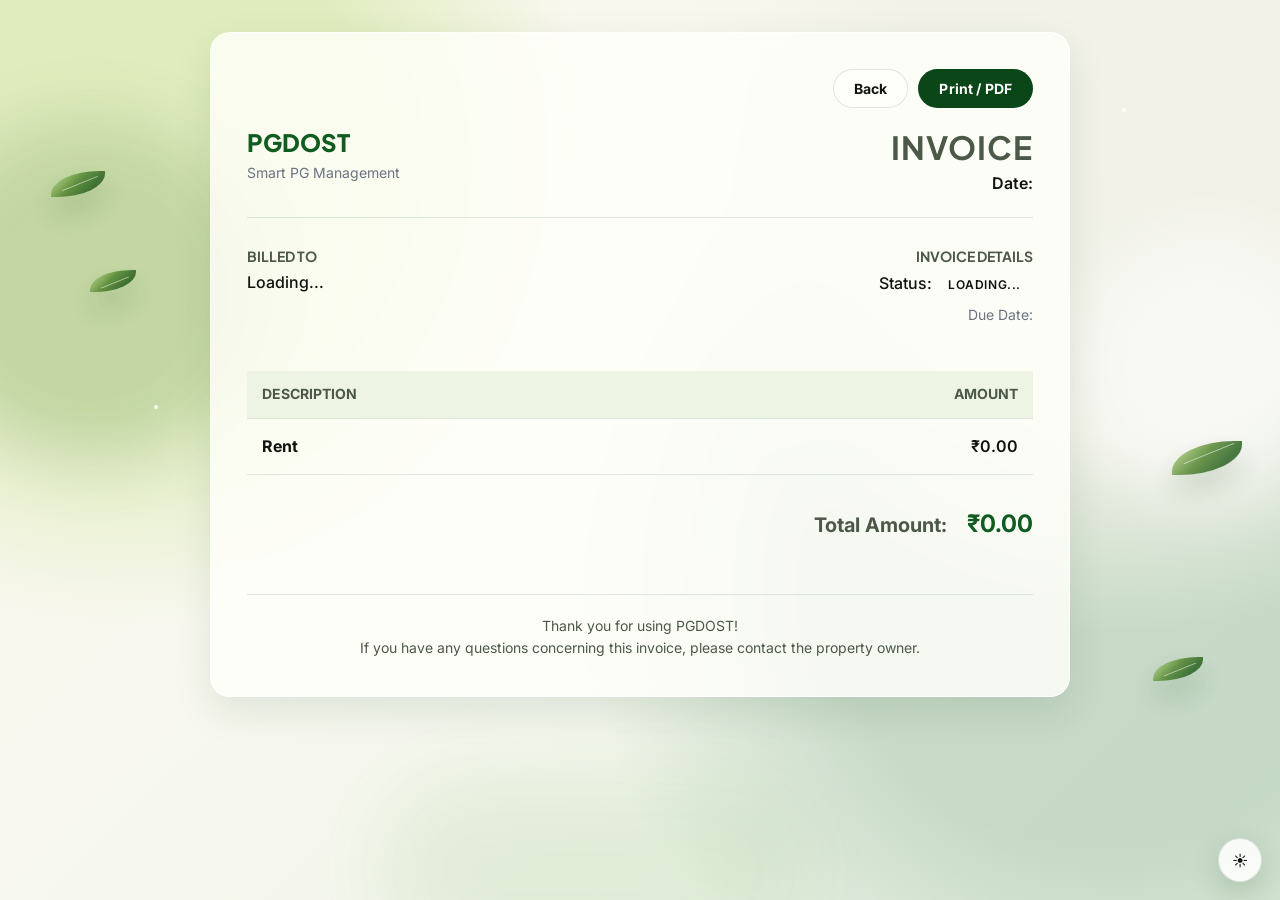
<file: frontend/pages/invoice.html>
<!DOCTYPE html>
<html lang="en">
<head>
    <meta charset="UTF-8">
    <title>Invoice - PGDOST</title>
    <link rel="stylesheet" href="../css/style.css" />
  <link rel="stylesheet" href="../css/theme-dark.css" />
<link rel="stylesheet" href="../css/cinematic.css" />


    <script>
      (function () {
        try {
          var t = localStorage.getItem('pgdost-theme') === 'dark' ? 'dark' : 'light';
          document.documentElement.classList.add(t + '-mode');
        } catch (e) {
          document.documentElement.classList.add('light-mode');
        }
      })();
    </script>
    <style>
        body { font-family: 'Poppins', 'Inter', sans-serif; margin: 0; padding: 32px 16px; background: var(--clr-bg, #f4f4f5); color: var(--clr-text, #333); }
        .invoice-container { max-width: 860px; margin: 0 auto; background: var(--glass-bg-strong, #fff); padding: 36px; box-shadow: var(--shadow-md, 0 8px 24px rgba(0,0,0,0.08)); border-radius: 20px; border: 1px solid var(--glass-border, rgba(0,0,0,0.08)); backdrop-filter: blur(16px); }
        .header { display: flex; justify-content: space-between; align-items: flex-start; border-bottom: 1px solid var(--clr-border, #e5e7eb); padding-bottom: 20px; margin-bottom: 30px; }
        .logo { font-size: 24px; font-weight: 800; color: var(--clr-brand-500, #16a34a); margin: 0; }
        .invoice-title { font-size: 32px; font-weight: 700; color: var(--clr-text-muted, #6b7280); margin: 0; text-transform: uppercase; letter-spacing: 1px; }
        .details-row { display: flex; justify-content: space-between; margin-bottom: 40px; }
        .details-col { flex: 1; }
        .details-col h3 { font-size: 14px; color: var(--clr-text-muted, #6b7280); text-transform: uppercase; margin-bottom: 5px; }
        .details-col p { margin: 0 0 5px 0; font-size: 16px; font-weight: 500; }
        table { width: 100%; border-collapse: collapse; margin-bottom: 30px; }
        th { background: var(--clr-bg-3, #f9fafb); padding: 12px 15px; text-align: left; font-size: 14px; color: var(--clr-text-muted, #6b7280); text-transform: uppercase; border-bottom: 1px solid var(--clr-border, #e5e7eb); }
        td { padding: 15px; border-bottom: 1px solid var(--clr-border, #e5e7eb); font-size: 16px; }
        .text-right { text-align: right; }
        .total-row { display: flex; justify-content: flex-end; align-items: center; font-size: 20px; font-weight: 700; }
        .total-label { margin-right: 20px; color: var(--clr-text-muted, #6b7280); }
        .total-amount { color: var(--clr-brand-500, #16a34a); font-size: 24px; }
        .badge { display: inline-block; padding: 5px 12px; border-radius: 20px; font-size: 12px; font-weight: 600; text-transform: uppercase; }
        .badge-paid { background: rgba(67,160,106,0.18); color: #2f7c4f; }
        .badge-unpaid { background: rgba(224,86,86,0.18); color: #c73333; }
        .footer { text-align: center; margin-top: 50px; font-size: 14px; color: var(--clr-text-muted, #9ca3af); border-top: 1px solid var(--clr-border, #e5e7eb); padding-top: 20px; }
        .no-print { display: flex; justify-content: flex-end; margin-bottom: 20px; gap: 10px; }
        .btn { background: var(--clr-brand-600, #16a34a); color: white; border: 1px solid transparent; padding: 10px 20px; border-radius: 999px; cursor: pointer; font-size: 14px; font-weight: 700; text-decoration: none; display: inline-block; transition: transform .2s ease, box-shadow .2s ease; }
        .btn:hover { transform: translateY(-1px); box-shadow: var(--shadow-brand, 0 10px 20px rgba(0,0,0,.12)); }
        .btn-outline { background: var(--glass-bg-strong, white); color: var(--clr-text, #374151); border: 1px solid var(--clr-border, #d1d5db); }
        body.dark-mode .invoice-container { background: rgba(10, 24, 17, 0.82); border-color: rgba(143, 234, 91, 0.24); box-shadow: 0 0 42px rgba(143, 234, 91, 0.14); }
        body.dark-mode th { background: rgba(255,255,255,0.06); }
        body.dark-mode .badge-paid { background: rgba(143, 234, 91, 0.18); color: #c6ffa6; }
        body.dark-mode .badge-unpaid { background: rgba(255, 120, 120, 0.2); color: #ffd3d3; }
        body.dark-mode .btn { background: linear-gradient(135deg, #8fea5b, #326d23); color: #08130a; border-color: rgba(143, 234, 91, 0.35); }
        @media print {
            body { background: white; margin: 0; }
            .invoice-container { box-shadow: none; margin: 0; padding: 20px; max-width: 100%; }
            .no-print { display: none; }
        }
    </style>
</head>
<body class="light-mode">
    <div class="invoice-container">
        <div class="no-print">
            <button class="btn btn-outline" onclick="window.history.back()">Back</button>
            <button class="btn" onclick="window.print()">Print / PDF</button>
        </div>
        
        <div class="header">
            <div>
                <h1 class="logo">PGDOST</h1>
                <p style="color: #6b7280; margin: 5px 0 0 0; font-size: 14px;">Smart PG Management</p>
            </div>
            <div style="text-align: right;">
                <h2 class="invoice-title">Invoice</h2>
                <p style="margin: 5px 0 0 0; font-weight: 600;" id="inv-date">Date: </p>
            </div>
        </div>

        <div class="details-row">
            <div class="details-col">
                <h3>Billed To</h3>
                <p id="inv-resident-name">Loading...</p>
                <p id="inv-property-name" style="color: #6b7280; font-weight: normal; font-size: 14px;"></p>
            </div>
            <div class="details-col" style="text-align: right;">
                <h3>Invoice Details</h3>
                <p>Status: <span id="inv-status" class="badge">Loading...</span></p>
                <p style="font-size: 14px; color: #6b7280; font-weight: normal;">Due Date: <span id="inv-due-date"></span></p>
                <p style="font-size: 14px; color: #6b7280; font-weight: normal; display:none;" id="inv-paid-row">Paid On: <span id="inv-paid-date"></span></p>
            </div>
        </div>

        <table>
            <thead>
                <tr>
                    <th>Description</th>
                    <th class="text-right">Amount</th>
                </tr>
            </thead>
            <tbody>
                <tr>
                    <td>
                        <strong id="inv-desc-title">Rent</strong><br>
                        <span style="font-size: 14px; color: #6b7280;" id="inv-notes"></span>
                    </td>
                    <td class="text-right" style="font-weight: 600;" id="inv-amount">₹0.00</td>
                </tr>
            </tbody>
        </table>

        <div class="total-row">
            <span class="total-label">Total Amount:</span>
            <span class="total-amount" id="inv-total">₹0.00</span>
        </div>

        <div class="footer">
            <p>Thank you for using PGDOST!</p>
            <p>If you have any questions concerning this invoice, please contact the property owner.</p>
        </div>
    </div>

    <script src="../scripts/api.js"></script>
<script src="../scripts/cinematic.js"></script>

    <script>
        async function loadInvoice() {
            const urlParams = new URLSearchParams(window.location.search);
            const invoiceId = urlParams.get('id');
            const role = urlParams.get('role'); // 'resident' or 'owner'
            
            if (!invoiceId) {
                alert('No invoice ID provided.');
                return;
            }
            if (!Auth.isLoggedIn()) {
                window.location.href = 'login.html';
                return;
            }

            try {
                // Determine endpoint based on role (owners and residents have different list endpoints, but details are same if implemented, otherwise we fetch list and filter)
                let invoices = [];
                if (role === 'owner') {
                    invoices = await api.get('/payments/owner/');
                } else {
                    invoices = await api.get('/payments/my/');
                }
                
                const invoice = invoices.find(i => i.id == invoiceId);
                
                if (!invoice) {
                    alert('Invoice not found or access denied.');
                    return;
                }

                document.getElementById('inv-date').textContent = `Date: ${new Date(invoice.created_at).toLocaleDateString()}`;
                document.getElementById('inv-resident-name').textContent = invoice.resident_username;
                document.getElementById('inv-property-name').textContent = invoice.property_name;
                
                const statusBadge = document.getElementById('inv-status');
                statusBadge.textContent = invoice.status_display;
                if (invoice.status === 'paid') {
                    statusBadge.className = 'badge badge-paid';
                    document.getElementById('inv-paid-row').style.display = 'block';
                    document.getElementById('inv-paid-date').textContent = invoice.payment_date ? new Date(invoice.payment_date).toLocaleDateString() : 'N/A';
                } else {
                    statusBadge.className = 'badge badge-unpaid';
                }
                
                document.getElementById('inv-due-date').textContent = new Date(invoice.due_date).toLocaleDateString();
                document.getElementById('inv-desc-title').textContent = `Rent for ${invoice.month_display} ${invoice.year}`;
                document.getElementById('inv-notes').textContent = invoice.notes || '';
                
                const amtFormatted = `₹${parseFloat(invoice.amount).toFixed(2)}`;
                document.getElementById('inv-amount').textContent = amtFormatted;
                document.getElementById('inv-total').textContent = amtFormatted;

            } catch (err) {
                alert('Failed to load invoice details.');
            }
        }
        
        loadInvoice();
    </script>
</body>
</html>
</file>
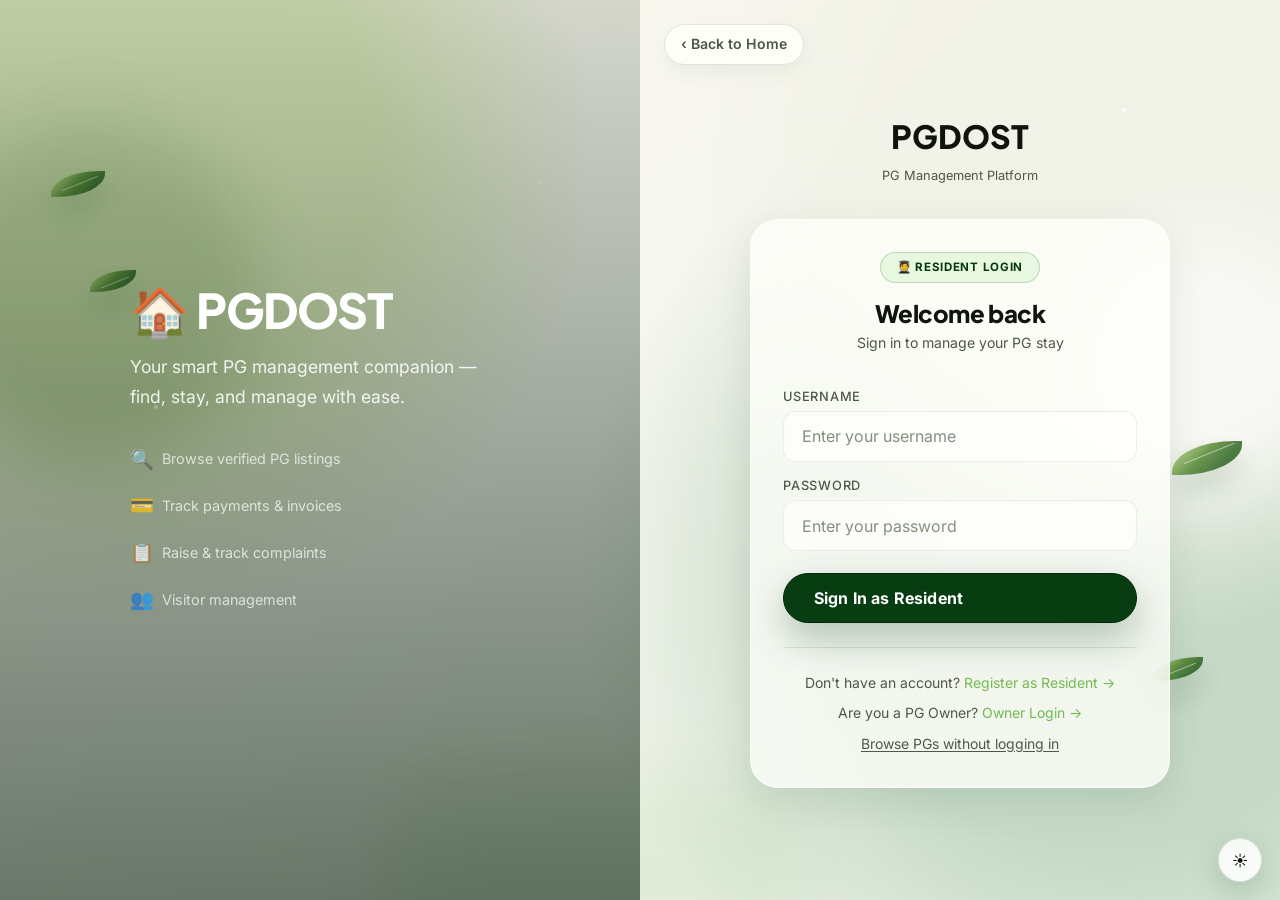
<file: frontend/pages/login.html>
<!DOCTYPE html>
<html lang="en">
<head>
  <meta charset="UTF-8" />
  <meta name="viewport" content="width=device-width, initial-scale=1.0" />
  <title>PGDOST — Resident Login</title>
  <meta name="description" content="Sign in as a resident to manage your PG stay, payments, and complaints." />
  <link rel="stylesheet" href="../css/style.css" />
  <link rel="stylesheet" href="../css/theme-dark.css" />
<link rel="stylesheet" href="../css/cinematic.css" />


  <script>
    (function () {
      try {
        var t = localStorage.getItem('pgdost-theme') === 'dark' ? 'dark' : 'light';
        document.documentElement.classList.add(t + '-mode');
      } catch (e) {
        document.documentElement.classList.add('light-mode');
      }
    })();
  </script>
  <style>
    body { display: flex; min-height: 100vh; margin: 0; }
    .auth-split { display: flex; min-height: 100vh; width: 100%; }
    .auth-panel {
      flex: 1; display: flex; flex-direction: column; align-items: center; justify-content: center;
      background: linear-gradient(160deg, var(--clr-brand-700) 0%, var(--clr-brand-600) 40%, var(--clr-brand-500) 100%);
      color: #fff; padding: var(--space-2xl); position: relative; overflow: hidden;
    }
    .auth-panel .deco-orb { filter: blur(80px); opacity: 0.25; }
    .auth-panel-content { position: relative; z-index: 1; text-align: center; max-width: 380px; }
    .auth-panel-logo { font-family: var(--font-head); font-size: 3rem; font-weight: 900; margin-bottom: var(--space-md); letter-spacing: -0.03em; }
    .auth-panel-tagline { font-size: 1.1rem; opacity: 0.85; line-height: 1.7; margin-bottom: var(--space-xl); }
    .auth-panel-features { text-align: left; display: flex; flex-direction: column; gap: var(--space-md); }
    .auth-panel-feature { display: flex; align-items: center; gap: var(--space-sm); font-size: 0.9rem; opacity: 0.8; }
    .auth-panel-feature span { font-size: 1.2rem; }
    .auth-form-side {
      flex: 1; display: flex; align-items: center; justify-content: center;
      padding: var(--space-2xl); position: relative;
    }
    .auth-card { width: 100%; max-width: 420px; }
    .auth-logo { text-align: center; margin-bottom: var(--space-xl); }
    .auth-logo-text { font-family: var(--font-head); font-size: 2rem; font-weight: 800; }
    .auth-title { font-size: 1.5rem; font-weight: 800; text-align: center; margin-bottom: var(--space-xs); letter-spacing: -0.02em; }
    .auth-subtitle { text-align: center; color: var(--clr-text-muted); font-size: 0.88rem; margin-bottom: var(--space-xl); }
    .role-badge {
      display: inline-flex; align-items: center; gap: 6px;
      background: rgba(123,138,98,0.1); border: 1px solid rgba(123,138,98,0.25);
      color: var(--clr-brand-600); font-size: 0.72rem; font-weight: 700;
      padding: 0.35rem 1rem; border-radius: var(--radius-full);
      text-transform: uppercase; letter-spacing: 0.06em;
    }
    @media (max-width: 768px) {
      .auth-panel { display: none; }
      .auth-form-side { padding: var(--space-xl); }
    }
  </style>
</head>
<body class="bg-gradient-mesh light-mode">
  <div class="auth-split">
    <!-- Decorative Panel -->
    <div class="auth-panel">
      <div class="deco-orb" style="width:300px;height:300px;background:rgba(188,204,154,0.4);top:-80px;right:-60px;position:absolute;border-radius:50%;"></div>
      <div class="deco-orb" style="width:200px;height:200px;background:rgba(167,185,133,0.3);bottom:-40px;left:-40px;position:absolute;border-radius:50%;"></div>
      <div class="auth-panel-content">
        <div class="auth-panel-logo animate-fade-up">🏠 PGDOST</div>
        <p class="auth-panel-tagline animate-fade-up" style="animation-delay:0.1s">Your smart PG management companion — find, stay, and manage with ease.</p>
        <div class="auth-panel-features animate-fade-up" style="animation-delay:0.2s">
          <div class="auth-panel-feature"><span>🔍</span> Browse verified PG listings</div>
          <div class="auth-panel-feature"><span>💳</span> Track payments & invoices</div>
          <div class="auth-panel-feature"><span>📋</span> Raise & track complaints</div>
          <div class="auth-panel-feature"><span>👥</span> Visitor management</div>
        </div>
      </div>
    </div>

    <!-- Form Side -->
    <div class="auth-form-side">
      <a href="index.html" class="back-to-home">‹ Back to Home</a>
      <div class="auth-card animate-scale-in">
        <div class="auth-logo">
          <div class="auth-logo-text gradient-text">PGDOST</div>
          <p style="color:var(--clr-text-muted); font-size:0.8rem; margin-top: 4px;">PG Management Platform</p>
        </div>

        <div class="card">
          <div class="text-center mb-md">
            <div class="role-badge">🧑‍🎓 Resident Login</div>
          </div>
          <h1 class="auth-title">Welcome back</h1>
          <p class="auth-subtitle">Sign in to manage your PG stay</p>

          <form id="login-form" class="flex flex-col gap-md">
            <div class="form-group animate-fade-up" style="animation-delay: 0.1s">
              <label class="form-label" for="username">Username</label>
              <input id="username" type="text" class="form-input" placeholder="Enter your username" autocomplete="username" required />
            </div>
            <div class="form-group animate-fade-up" style="animation-delay: 0.2s">
              <label class="form-label" for="password">Password</label>
              <input id="password" type="password" class="form-input" placeholder="Enter your password" autocomplete="current-password" required />
            </div>
            <p id="login-error" class="form-error hidden animate-fade-up" style="animation-delay: 0.3s"></p>
            <button id="login-btn" type="submit" class="btn btn-primary btn-lg w-full mt-sm animate-fade-up" style="animation-delay: 0.4s">Sign In as Resident</button>
          </form>

          <div class="divider"></div>
          <p class="text-center text-sm text-muted">
            Don't have an account? <a href="register.html" class="text-brand">Register as Resident →</a>
          </p>
          <p class="text-center text-sm text-muted mt-sm">
            Are you a PG Owner? <a href="owner-login.html" class="text-brand">Owner Login →</a>
          </p>
          <p class="text-center text-sm text-muted mt-sm">
            <a href="index.html#explore-section" class="text-muted" style="text-decoration:underline; text-underline-offset:2px;">Browse PGs without logging in</a>
          </p>
        </div>
      </div>
    </div>
  </div>

  <div id="toast-container"></div>
  <script src="../scripts/api.js"></script>
<script src="../scripts/cinematic.js"></script>

  <script>
    // If already logged in, route to the correct area
    async function redirectAuthenticatedUser() {
      if (!Auth.isLoggedIn()) return;
      const role = Auth.getRole();
      if (role === 'resident') {
        window.location.href = 'resident-dashboard.html';
        return;
      }
      if (role === 'owner') {
        const cached = Auth.getOwnerOnboardingState();
        if (cached && typeof cached.can_list_properties === 'boolean') {
          window.location.href = cached.can_list_properties ? 'owner-dashboard.html' : 'owner-onboarding.html';
          return;
        }
        try {
          const onboarding = await api.get('/auth/owner/onboarding-status/');
          Auth.setOwnerOnboardingState(onboarding);
          window.location.href = onboarding?.can_list_properties ? 'owner-dashboard.html' : 'owner-onboarding.html';
        } catch {
          window.location.href = 'owner-login.html';
        }
        return;
      }
      if (role === 'superadmin') {
        window.location.href = 'admin-dashboard.html';
      }
    }
    redirectAuthenticatedUser();

    document.getElementById('login-form').addEventListener('submit', async (e) => {
      e.preventDefault();
      const btn = document.getElementById('login-btn');
      const errorEl = document.getElementById('login-error');
      errorEl.classList.add('hidden');
      btn.disabled = true;
      btn.innerHTML = '<span class="spinner" style="width:16px;height:16px;border-width:2px;"></span> Signing in…';

      try {
        const data = await api.post('/auth/login/', {
          username: document.getElementById('username').value.trim(),
          password: document.getElementById('password').value,
        });

        // Only allow residents on this page
        if (data.role !== 'resident') {
          throw new Error('This login is for residents only. PG Owners please use the Owner Login page.');
        }

        Auth.setTokens(data.access, data.refresh);
        Auth.setUser({ username: data.username, role: data.role });
        Toast.success(`Welcome back, ${data.username}!`);
        setTimeout(() => { window.location.href = 'resident-dashboard.html'; }, 800);

      } catch (err) {
        errorEl.textContent = err.message || 'Invalid credentials. Please try again.';
        errorEl.classList.remove('hidden');
        btn.disabled = false;
        btn.textContent = 'Sign In as Resident';
      }
    });
  </script>
</body>
</html>
</file>
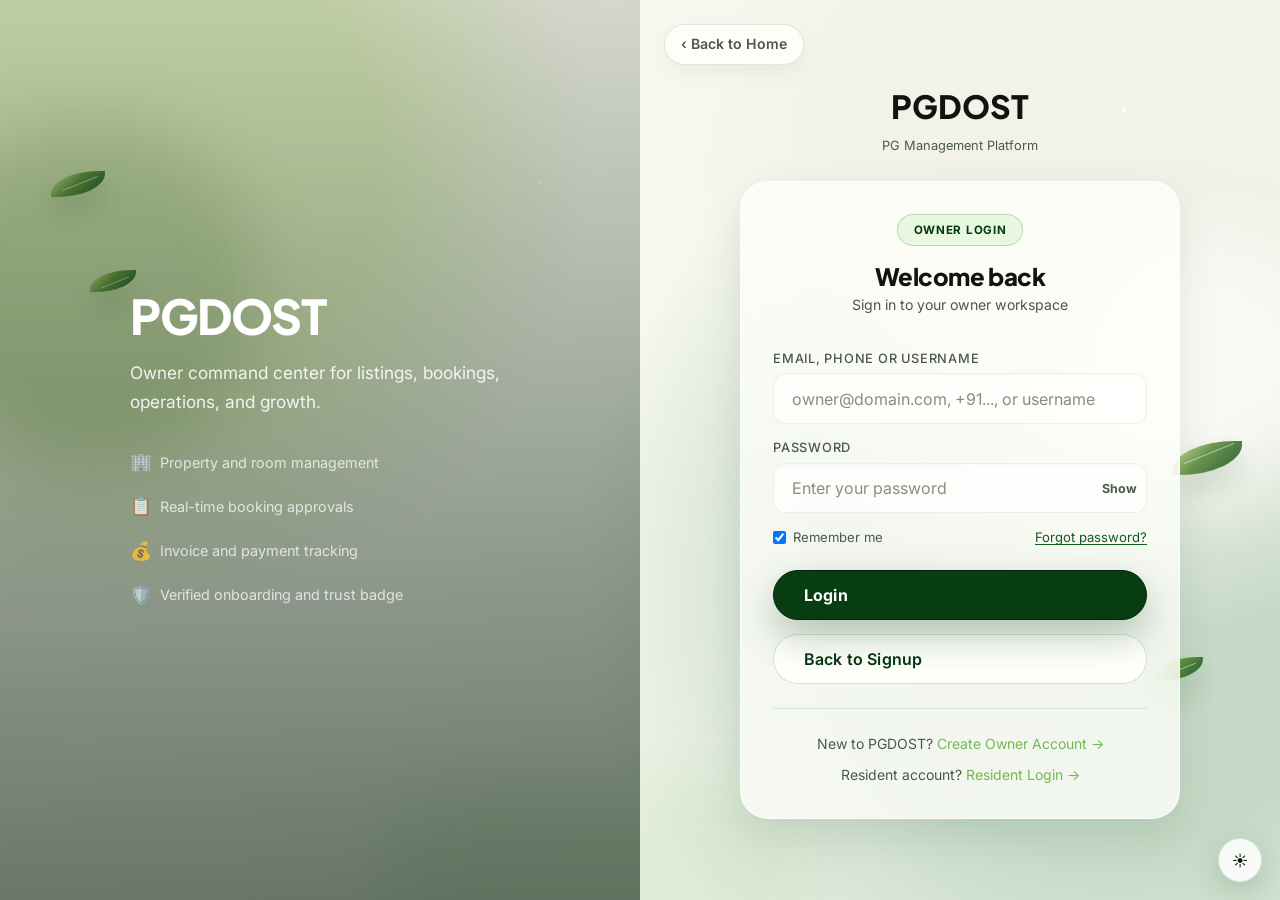
<file: frontend/pages/owner-dashboard.html>
<!DOCTYPE html>
<html lang="en">
<head>
  <meta charset="UTF-8" />
  <meta name="viewport" content="width=device-width, initial-scale=1.0"/>
  <title>PGDOST — Owner Dashboard</title>
  <link rel="stylesheet" href="../css/style.css"/>
  <link rel="stylesheet" href="../css/dashboard.css?v=2"/>
  <link rel="stylesheet" href="../css/theme-dark.css" />
<link rel="stylesheet" href="../css/cinematic.css" />
  <link rel="stylesheet" href="../css/payments.css" />


  <script>
    (function () {
      try {
        var t = localStorage.getItem('pgdost-theme') === 'dark' ? 'dark' : 'light';
        document.documentElement.classList.add(t + '-mode');
      } catch (e) {
        document.documentElement.classList.add('light-mode');
      }
    })();
  </script>
  <style>
    .tab-content { display: none; }
    .tab-content.active { display: block; }
    .amenity-toggle label { display: flex; align-items: center; gap: 8px; font-size: 0.875rem; cursor: pointer; }
    .amenity-toggle input[type=checkbox] { accent-color: var(--sage-dark); width: 16px; height: 16px; }
    .photo-grid { display: grid; grid-template-columns: repeat(auto-fill, minmax(140px, 1fr)); gap: 0.75rem; margin-bottom: 1rem; }
    .photo-thumb { position: relative; aspect-ratio: 4/3; border-radius: 10px; overflow: hidden; background: var(--cream-light); border: 2px solid rgba(143,173,114,0.2); }
    .photo-thumb img { width: 100%; height: 100%; object-fit: cover; display: block; }
    .photo-thumb .photo-actions { position: absolute; inset: 0; background: rgba(0,0,0,0.55); display: flex; flex-direction: column; align-items: center; justify-content: center; gap: 6px; opacity: 0; transition: opacity 0.2s; }
    .photo-thumb:hover .photo-actions { opacity: 1; }
    .photo-thumb .primary-badge { position: absolute; top: 6px; left: 6px; background: var(--sage-dark); color: #fff; font-size: 0.65rem; font-weight: 700; padding: 2px 7px; border-radius: 20px; }
    .upload-zone { border: 2px dashed rgba(143,173,114,0.3); border-radius: 12px; padding: 2rem; text-align: center; cursor: pointer; transition: all 0.2s; color: var(--text-muted); }
    .upload-zone:hover { border-color: var(--sage); background: rgba(143,173,114,0.04); }
    .upload-zone input[type=file] { display: none; }
    .property-card { background: var(--glass-bg); border: 1px solid var(--border); border-radius: 14px; overflow: hidden; transition: all 0.25s; }
    .property-card:hover { transform: translateY(-3px); box-shadow: var(--shadow-md); }
    .property-card-image { background: var(--cream-light); display: flex; align-items: center; justify-content: center; position: relative; }
    .property-card-body { padding: 16px; }
    .property-card-title { font-size: 1rem; font-weight: 700; color: var(--navy); margin-bottom: 4px; }
    .property-card-location { font-size: 0.8rem; color: var(--text-muted); margin-bottom: 8px; }
    .manage-grid { display: grid; grid-template-columns: repeat(2, minmax(0, 1fr)); gap: 16px; }
    .manage-card { padding: 16px; border: 1px solid var(--border); border-radius: 12px; background: var(--glass-bg); }
    .manage-card h4 { margin-bottom: 10px; }
    .manage-inline { display: flex; gap: 10px; align-items: center; flex-wrap: wrap; }
    .upload-zone.dragover { border-color: var(--sage-dark); background: rgba(143,173,114,0.1); }
    @media (max-width: 980px) {
      .manage-grid { grid-template-columns: 1fr; }
    }
  </style>
</head>
<body class="light-mode">
<!-- Hamburger for mobile -->
<button class="hamburger" id="hamburger" onclick="toggleSidebar()" aria-label="Menu">
  <span></span><span></span><span></span>
</button>
<div class="ds-overlay" id="ds-overlay" onclick="closeSidebar()"></div>
<div class="ds-shell">
  <!-- ═══ SIDEBAR ═══ -->
  <aside class="ds-sidebar" id="ds-sidebar">
    <div class="sb-brand">
      <div class="sb-logo-box">
        <svg width="22" height="22" viewBox="0 0 28 28" fill="none">
          <path d="M6 22V10l8-5 8 5v12H6z" fill="white"/>
          <rect x="11" y="15" width="6" height="7" rx="1" fill="#3A5C2A"/>
        </svg>
      </div>
      <span class="sb-title">PG<strong>DOST</strong></span>
    </div>
    <div class="sb-role">PG Owner Panel</div>
    <div class="sb-section">Overview</div>
    <nav class="sb-nav">
      <button class="sb-item active" data-tab="overview" onclick="switchTab('overview')">
        <svg width="18" height="18" viewBox="0 0 18 18" fill="none"><rect x="1" y="1" width="7" height="7" rx="2" stroke="currentColor" stroke-width="1.5"/><rect x="10" y="1" width="7" height="7" rx="2" stroke="currentColor" stroke-width="1.5"/><rect x="1" y="10" width="7" height="7" rx="2" stroke="currentColor" stroke-width="1.5"/><rect x="10" y="10" width="7" height="7" rx="2" stroke="currentColor" stroke-width="1.5"/></svg>
        Dashboard
      </button>
    </nav>
    <div class="sb-section">Management</div>
    <nav class="sb-nav">
      <button class="sb-item" data-tab="properties" onclick="switchTab('properties')">
        <svg width="18" height="18" viewBox="0 0 18 18" fill="none"><path d="M2 16V7l7-4 7 4v9H2z" stroke="currentColor" stroke-width="1.5" stroke-linejoin="round"/><rect x="7" y="11" width="4" height="5" rx="0.8" stroke="currentColor" stroke-width="1.3"/></svg>
        Properties
      </button>
      <button class="sb-item" data-tab="manage-property" onclick="switchTab('manage-property')">
        <svg width="18" height="18" viewBox="0 0 18 18" fill="none"><path d="M2 9h14M9 2v14" stroke="currentColor" stroke-width="1.5" stroke-linecap="round"/><rect x="2" y="2" width="14" height="14" rx="2" stroke="currentColor" stroke-width="1.3"/></svg>
        Manage Property
      </button>
      <button class="sb-item" data-tab="inquiries" onclick="switchTab('inquiries')">
        <svg width="18" height="18" viewBox="0 0 18 18" fill="none"><path d="M2 2h14a1 1 0 0 1 1 1v9a1 1 0 0 1-1 1H5l-4 3V3a1 1 0 0 1 1-1z" stroke="currentColor" stroke-width="1.5" stroke-linejoin="round"/></svg>
        Inquiries
      </button>
      <button class="sb-item" data-tab="bookings" onclick="switchTab('bookings')">
        <svg width="18" height="18" viewBox="0 0 18 18" fill="none"><rect x="2" y="3" width="14" height="13" rx="2" stroke="currentColor" stroke-width="1.5"/><path d="M2 7h14M6 3V1M12 3V1" stroke="currentColor" stroke-width="1.5" stroke-linecap="round"/></svg>
        Bookings
        <span class="sb-badge" id="sb-badge-bookings" style="display:none">0</span>
      </button>
      <button class="sb-item" data-tab="payments" onclick="switchTab('payments')">
        <svg width="18" height="18" viewBox="0 0 18 18" fill="none"><rect x="1" y="4" width="16" height="11" rx="2" stroke="currentColor" stroke-width="1.5"/><path d="M1 8h16" stroke="currentColor" stroke-width="1.5"/><rect x="3" y="11" width="4" height="1.5" rx=".5" fill="currentColor"/></svg>
        Payments
      </button>
      <button class="sb-item" data-tab="complaints" onclick="switchTab('complaints')">
        <svg width="18" height="18" viewBox="0 0 18 18" fill="none"><circle cx="9" cy="9" r="7" stroke="currentColor" stroke-width="1.5"/><path d="M9 5.5v4M9 11.5v1" stroke="currentColor" stroke-width="1.8" stroke-linecap="round"/></svg>
        Complaints
        <span class="sb-badge" id="sb-badge-complaints" style="display:none">0</span>
      </button>
      <button class="sb-item" data-tab="visitors" onclick="switchTab('visitors')">
        <svg width="18" height="18" viewBox="0 0 18 18" fill="none"><circle cx="9" cy="6" r="3" stroke="currentColor" stroke-width="1.5"/><path d="M3 15c0-3.314 2.686-6 6-6s6 2.686 6 6" stroke="currentColor" stroke-width="1.5" stroke-linecap="round"/></svg>
        Visitors
      </button>
    </nav>
    <div class="sb-section">Links</div>
    <nav class="sb-nav">
      <a class="sb-item" href="index.html">
        <svg width="18" height="18" viewBox="0 0 18 18" fill="none"><path d="M2 9l7-7 7 7M3 8v7h4v-4h4v4h4V8" stroke="currentColor" stroke-width="1.5" stroke-linejoin="round"/></svg>
        Back to Home
      </a>
    </nav>
    <div class="sb-footer">
      <div class="sb-user">
        <div class="sb-avatar" id="avatar-text">O</div>
        <div>
          <div class="sb-user-name" id="sidebar-username">Owner</div>
          <div class="sb-user-role">PG Owner</div>
        </div>
        <button class="sb-logout" onclick="ownerLogout()" title="Logout">
          <svg width="16" height="16" viewBox="0 0 16 16" fill="none"><path d="M11 5l3 3-3 3M14 8H6M6 2H3a1 1 0 0 0-1 1v10a1 1 0 0 0 1 1h3" stroke="currentColor" stroke-width="1.4" stroke-linecap="round" stroke-linejoin="round"/></svg>
        </button>
      </div>
    </div>
  </aside>
  <!-- ═══ MAIN ═══ -->
  <main class="ds-main">
    <!-- Topbar -->
    <header class="ds-topbar">
      <div class="topbar-left">
        <div class="topbar-title" id="page-title">Dashboard</div>
        <div class="topbar-subtitle" id="topbar-date"></div>
      </div>
      <div class="topbar-search">
        <svg width="15" height="15" viewBox="0 0 16 16" fill="none"><circle cx="7" cy="7" r="5" stroke="#6B7B5A" stroke-width="1.5"/><path d="M11 11l3 3" stroke="#6B7B5A" stroke-width="1.5" stroke-linecap="round"/></svg>
        <input type="text" placeholder="Search…"/>
      </div>
      <div class="topbar-actions">
        <div style="position:relative;">
          <button class="topbar-icon-btn" onclick="toggleNotifications()" title="Notifications">
            <svg width="17" height="17" viewBox="0 0 17 17" fill="none"><path d="M8.5 1.5a5.5 5.5 0 0 0-5.5 5.5v3l-1 2h13l-1-2V7A5.5 5.5 0 0 0 8.5 1.5z" stroke="currentColor" stroke-width="1.4"/><path d="M7 13.5a1.5 1.5 0 0 0 3 0" stroke="currentColor" stroke-width="1.3"/></svg>
            <span class="notif-dot-badge" id="notif-badge"></span>
          </button>
          <div class="notif-panel" id="notif-dropdown">
            <h4>Notifications</h4>
            <div id="notif-list"><p style="font-size:.85rem;color:#6B7B5A;text-align:center;padding:10px 0">Loading...</p></div>
          </div>
        </div>
        <button id="btn-open-create-invoice-top" class="btn btn-primary btn-sm" style="display:none" onclick="populateInvoiceForm();openModal('modal-create-invoice')">+ Invoice</button>
      </div>
    </header>
    <!-- Page Body -->
    <div class="ds-body">
      <!-- ── Overview Tab ── -->
      <div id="tab-overview" class="tab-content active animate-fade-in">
        <!-- Stat cards -->
        <div class="ds-stats animate-fade-up delay-100" id="stats-grid">
          <div class="ds-stat">
            <div class="stat-icon-box" style="background:rgba(92,122,74,0.12)">
              <svg width="22" height="22" viewBox="0 0 22 22" fill="none"><path d="M3 20V9l8-6 8 6v11H3z" stroke="#5C7A4A" stroke-width="1.6" stroke-linejoin="round"/><rect x="8" y="13" width="6" height="7" rx="1" stroke="#5C7A4A" stroke-width="1.4"/></svg>
            </div>
            <div class="stat-info"><div class="stat-val" id="stat-props">—</div><div class="stat-lbl">My Properties</div></div>
            <div class="stat-trend trend-neu">total</div>
          </div>
          <div class="ds-stat">
            <div class="stat-icon-box" style="background:rgba(108,99,255,0.1)">
              <svg width="22" height="22" viewBox="0 0 22 22" fill="none"><rect x="2" y="3" width="18" height="17" rx="2" stroke="#6C63FF" stroke-width="1.6"/><path d="M2 8h18M7 3V1M15 3V1" stroke="#6C63FF" stroke-width="1.6" stroke-linecap="round"/></svg>
            </div>
            <div class="stat-info"><div class="stat-val" id="stat-pending">—</div><div class="stat-lbl">Pending Bookings</div></div>
            <div class="stat-trend trend-down" id="trend-pending">awaiting</div>
          </div>
          <div class="ds-stat">
            <div class="stat-icon-box" style="background:rgba(67,160,106,0.1)">
              <svg width="22" height="22" viewBox="0 0 22 22" fill="none"><circle cx="9" cy="7" r="4" stroke="#43A06A" stroke-width="1.6"/><path d="M2 20c0-4 3.134-7.2 7-7.2" stroke="#43A06A" stroke-width="1.6" stroke-linecap="round"/><circle cx="16" cy="15" r="4" stroke="#43A06A" stroke-width="1.5"/><path d="M14 15h4M16 13v4" stroke="#43A06A" stroke-width="1.4" stroke-linecap="round"/></svg>
            </div>
            <div class="stat-info"><div class="stat-val" id="stat-active">—</div><div class="stat-lbl">Active Residents</div></div>
            <div class="stat-trend trend-up">live</div>
          </div>
          <div class="ds-stat">
            <div class="stat-icon-box" style="background:rgba(229,155,34,0.1)">
              <svg width="22" height="22" viewBox="0 0 22 22" fill="none"><circle cx="11" cy="11" r="8" stroke="#E59B22" stroke-width="1.6"/><path d="M11 7v4.5M11 14v.5" stroke="#E59B22" stroke-width="1.8" stroke-linecap="round"/></svg>
            </div>
            <div class="stat-info"><div class="stat-val" id="stat-open">—</div><div class="stat-lbl">Open Tickets</div></div>
            <div class="stat-trend trend-down" id="trend-tickets">open</div>
          </div>
        </div>
        <!-- Two-column dashboard grid -->
        <div class="dash-grid animate-fade-up delay-200">
          <!-- LEFT -->
          <div style="display:flex;flex-direction:column;gap:20px;">
            <!-- Property Occupancy bars -->
            <div class="ds-card">
              <div class="ds-card-header">
                <div><div class="ds-card-title">Property Occupancy</div><div class="ds-card-sub">Room fill rate across your properties</div></div>
              </div>
              <div style="padding:20px;" id="occ-bars"><p style="color:#6B7B5A;font-size:.85rem;">Loading...</p></div>
            </div>
            <!-- Pending Approvals -->
            <div class="ds-card">
              <div class="ds-card-header">
                <div><div class="ds-card-title">Pending Approvals</div><div class="ds-card-sub">Booking requests awaiting your action</div></div>
                <button class="btn btn-secondary btn-sm" onclick="switchTab('bookings')">View All</button>
              </div>
              <div id="pending-bookings-list" style="padding:4px 0;"><div style="display:flex;justify-content:center;padding:24px;"><div class="spinner"></div></div></div>
            </div>
          </div>
          <!-- RIGHT -->
          <div style="display:flex;flex-direction:column;gap:20px;">
            <!-- Occupancy Ring -->
            <div class="ds-card">
              <div class="ds-card-header"><div class="ds-card-title">Overall Occupancy</div></div>
              <div class="occ-ring-wrap">
                <svg class="ring-svg" width="130" height="130" viewBox="0 0 90 90">
                  <defs><linearGradient id="ringGrad" x1="0%" y1="0%" x2="100%" y2="0%"><stop offset="0%" stop-color="#8FAD72"/><stop offset="100%" stop-color="#5C7A4A"/></linearGradient></defs>
                  <circle class="ring-track" cx="45" cy="45" r="40"/>
                  <circle class="ring-fill" cx="45" cy="45" r="40" id="ringFill"/>
                  <text x="45" y="40" text-anchor="middle" dominant-baseline="middle" font-family="Outfit" font-size="12" font-weight="800" fill="#3A5C2A" id="ringPct">—%</text>
                  <text x="45" y="54" text-anchor="middle" dominant-baseline="middle" font-family="Outfit" font-size="6" fill="#6B7B5A">Occupied</text>
                </svg>
                <div style="display:flex;gap:24px;text-align:center;">
                  <div><p style="font-size:1.1rem;font-weight:800;color:#3A5C2A;" id="ring-occupied">—</p><p style="font-size:.72rem;color:#6B7B5A;">Occupied</p></div>
                  <div><p style="font-size:1.1rem;font-weight:800;color:#43A06A;" id="ring-available">—</p><p style="font-size:.72rem;color:#6B7B5A;">Available</p></div>
                </div>
              </div>
            </div>
            <!-- Needs Attention -->
            <div class="ds-card">
              <div class="ds-card-header"><div class="ds-card-title">Needs Attention</div></div>
              <div>
                <button class="needs-item w-full" style="border:none;background:none;font-family:Outfit,sans-serif;text-align:left;width:100%;" onclick="switchTab('bookings')">
                  <div class="act-dot" style="background:rgba(229,155,34,0.12)"><svg width="16" height="16" viewBox="0 0 16 16" fill="none"><rect x="2" y="2" width="12" height="12" rx="2" stroke="#E59B22" stroke-width="1.4"/><path d="M5 8h6M5 5.5h3" stroke="#E59B22" stroke-width="1.4" stroke-linecap="round"/></svg></div>
                  <div class="act-body"><div class="act-msg">Pending booking requests</div><div class="act-time">Awaiting approval</div></div>
                  <span class="act-tag" style="background:rgba(229,155,34,0.12);color:#E59B22;" id="attn-bookings">—</span>
                </button>
                <button class="needs-item w-full" style="border:none;background:none;font-family:Outfit,sans-serif;text-align:left;width:100%;" onclick="switchTab('complaints')">
                  <div class="act-dot" style="background:rgba(224,86,86,0.1)"><svg width="16" height="16" viewBox="0 0 16 16" fill="none"><circle cx="8" cy="8" r="6" stroke="#e05656" stroke-width="1.4"/><path d="M8 5v3.5M8 10v.5" stroke="#e05656" stroke-width="1.5" stroke-linecap="round"/></svg></div>
                  <div class="act-body"><div class="act-msg">Open complaints</div><div class="act-time">Unresolved tickets</div></div>
                  <span class="act-tag" style="background:rgba(224,86,86,0.1);color:#e05656;" id="attn-complaints">—</span>
                </button>
                <button class="needs-item w-full" style="border:none;background:none;font-family:Outfit,sans-serif;text-align:left;width:100%;" onclick="switchTab('payments')">
                  <div class="act-dot" style="background:rgba(92,122,74,0.1)"><svg width="16" height="16" viewBox="0 0 16 16" fill="none"><rect x="1" y="4" width="14" height="9" rx="1.5" stroke="#5C7A4A" stroke-width="1.4"/><path d="M1 7h14" stroke="#5C7A4A" stroke-width="1.4"/></svg></div>
                  <div class="act-body"><div class="act-msg">Overdue payments</div><div class="act-time">This month</div></div>
                  <span class="act-tag" style="background:rgba(92,122,74,0.1);color:#5C7A4A;" id="attn-payments">—</span>
                </button>
              </div>
            </div>
            <!-- Quick Actions -->
            <div class="ds-card">
              <div class="ds-card-header"><div class="ds-card-title">Quick Actions</div></div>
              <div class="qa-grid">
                <button class="qa-btn" onclick="openModal('modal-add-property')">
                  <div class="qa-icon" style="background:rgba(92,122,74,0.1)"><svg width="20" height="20" viewBox="0 0 20 20" fill="none"><path d="M3 18V8l7-5 7 5v10H3z" stroke="#5C7A4A" stroke-width="1.5" stroke-linejoin="round"/><rect x="7.5" y="12" width="5" height="6" rx=".8" stroke="#5C7A4A" stroke-width="1.3"/></svg></div>
                  Add Property
                </button>
                <button class="qa-btn" onclick="switchTab('bookings')">
                  <div class="qa-icon" style="background:rgba(108,99,255,0.1)"><svg width="20" height="20" viewBox="0 0 20 20" fill="none"><rect x="2" y="3" width="16" height="15" rx="2" stroke="#6C63FF" stroke-width="1.5"/><path d="M2 8h16M7 3V1M13 3V1" stroke="#6C63FF" stroke-width="1.5" stroke-linecap="round"/></svg></div>
                  Bookings
                </button>
                <button class="qa-btn" onclick="switchTab('payments'); document.getElementById('btn-open-create-invoice').click()">
                  <div class="qa-icon" style="background:rgba(67,160,106,0.1)"><svg width="20" height="20" viewBox="0 0 20 20" fill="none"><rect x="1" y="5" width="18" height="12" rx="2" stroke="#43A06A" stroke-width="1.5"/><path d="M1 9h18M5 13h5" stroke="#43A06A" stroke-width="1.5" stroke-linecap="round"/></svg></div>
                  Create Invoice
                </button>
                <button class="qa-btn" onclick="switchTab('visitors')">
                  <div class="qa-icon" style="background:rgba(168,85,247,0.1)"><svg width="20" height="20" viewBox="0 0 20 20" fill="none"><circle cx="10" cy="7" r="3.5" stroke="#A855F7" stroke-width="1.5"/><path d="M4 17c0-3.314 2.686-6 6-6s6 2.686 6 6" stroke="#A855F7" stroke-width="1.5" stroke-linecap="round"/></svg></div>
                  Visitors
                </button>
              </div>
            </div>
          </div>
        </div>
      </div>
      <!-- ── Properties Tab ── -->
      <div id="tab-properties" class="tab-content animate-fade-in">
        <div class="section-header animate-fade-up delay-100">
          <div><h2 class="section-title">My Properties</h2><p class="section-subtitle">Manage your PG listings</p></div>
          <button class="btn btn-primary btn-sm" onclick="openModal('modal-add-property')">+ Add Property</button>
        </div>
        <div id="properties-list"><div style="display:flex;justify-content:center;padding:48px;"><div class="spinner"></div></div></div>
      </div>
      <div id="tab-manage-property" class="tab-content animate-fade-in">
        <div class="section-header animate-fade-up delay-100">
          <div><h2 class="section-title">Manage Property</h2><p class="section-subtitle">Owner-controlled dynamic property details</p></div>
          <div class="manage-inline">
            <select id="manage-property-select" class="form-select" style="min-width:220px;"></select>
            <button class="btn btn-secondary btn-sm" onclick="loadManagePropertyTab(true)">Refresh</button>
          </div>
        </div>
        <form id="manage-property-form" class="manage-grid">
          <section class="manage-card">
            <h4>Basic Information</h4>
            <div class="form-group"><label class="form-label">Property Name</label><input id="m-name" class="form-input" required /></div>
            <div class="form-group"><label class="form-label">Description</label><textarea id="m-description" class="form-textarea" rows="3"></textarea></div>
            <div class="form-group"><label class="form-label">Lifestyle Highlights</label><textarea id="m-lifestyle" class="form-textarea" rows="2"></textarea></div>
            <div class="form-group">
              <label class="form-label">Suitable For</label>
              <select id="m-suitable" class="form-select">
                <option value="students_and_professionals">Students and Professionals</option>
                <option value="students">Students</option>
                <option value="professionals">Professionals</option>
                <option value="custom">Custom</option>
              </select>
            </div>
            <div class="form-group"><label class="form-label">Custom Overview Text</label><textarea id="m-overview-custom" class="form-textarea" rows="2"></textarea></div>
          </section>
          <section class="manage-card">
            <h4>Amenities Manager</h4>
            <div class="amenity-toggle" style="display:grid;grid-template-columns:repeat(2,1fr);gap:8px;">
              <label><input type="checkbox" id="m-a-wifi" /> Wi-Fi</label>
              <label><input type="checkbox" id="m-a-ac" /> AC</label>
              <label><input type="checkbox" id="m-a-food" /> Food</label>
              <label><input type="checkbox" id="m-a-parking" /> Parking</label>
              <label><input type="checkbox" id="m-a-laundry" /> Laundry</label>
              <label><input type="checkbox" id="m-a-gym" /> Gym</label>
            </div>
            <div class="form-group mt-sm"><label class="form-label">Custom Amenities (comma separated)</label><textarea id="m-custom-amenities" class="form-textarea" rows="2"></textarea></div>
          </section>
          <section class="manage-card">
            <h4>House Rules Editor</h4>
            <div class="form-group"><label class="form-label">Smoking Policy</label><input id="m-smoking-policy" class="form-input" /></div>
            <div class="form-group"><label class="form-label">Visitor Rules</label><input id="m-visitor-rules" class="form-input" /></div>
            <div class="form-group"><label class="form-label">Gate Closing Time</label><input id="m-gate-time" class="form-input" /></div>
            <div class="form-group"><label class="form-label">Drinking Rules</label><input id="m-drinking-rules" class="form-input" /></div>
            <div class="form-group"><label class="form-label">Quiet Hours</label><input id="m-quiet-hours" class="form-input" /></div>
          </section>
          <section class="manage-card">
            <h4>Location</h4>
            <div class="form-group"><label class="form-label">Address</label><textarea id="m-address" class="form-textarea" rows="2"></textarea></div>
            <div class="form-grid" style="grid-template-columns:1fr 1fr 1fr;">
              <div class="form-group"><label class="form-label">City</label><input id="m-city" class="form-input" /></div>
              <div class="form-group"><label class="form-label">State</label><input id="m-state" class="form-input" /></div>
              <div class="form-group"><label class="form-label">Pincode</label><input id="m-pincode" class="form-input" /></div>
            </div>
            <div class="form-group"><label class="form-label">Google Maps URL</label><input id="m-google-maps" class="form-input" placeholder="https://maps.google.com/..." /></div>
            <div class="form-group"><label class="form-label">Nearby Landmarks (comma separated)</label><textarea id="m-landmarks" class="form-textarea" rows="2"></textarea></div>
            <div class="form-group"><label class="form-label">Nearby Colleges (comma separated)</label><textarea id="m-colleges" class="form-textarea" rows="2"></textarea></div>
            <div class="form-group"><label class="form-label">Nearby Metro/Bus Stops (comma separated)</label><textarea id="m-transit" class="form-textarea" rows="2"></textarea></div>
          </section>
          <section class="manage-card">
            <h4>Nearby Places Manager</h4>
            <div class="form-group"><label class="form-label">Grocery Stores</label><textarea id="m-nearby-grocery" class="form-textarea" rows="2"></textarea></div>
            <div class="form-group"><label class="form-label">Hospitals</label><textarea id="m-nearby-hospitals" class="form-textarea" rows="2"></textarea></div>
            <div class="form-group"><label class="form-label">Restaurants</label><textarea id="m-nearby-restaurants" class="form-textarea" rows="2"></textarea></div>
            <div class="form-group"><label class="form-label">Gyms</label><textarea id="m-nearby-gyms" class="form-textarea" rows="2"></textarea></div>
            <div class="form-group"><label class="form-label">Cafes</label><textarea id="m-nearby-cafes" class="form-textarea" rows="2"></textarea></div>
            <div class="form-group"><label class="form-label">Colleges</label><textarea id="m-nearby-colleges-list" class="form-textarea" rows="2"></textarea></div>
          </section>
          <section class="manage-card">
            <h4>Pricing &amp; Charges</h4>
            <div class="form-group"><label class="form-label">Monthly Rent</label><input type="number" id="m-price-rent" class="form-input" min="0" step="50" /></div>
            <div class="form-group"><label class="form-label">Security Deposit</label><input type="number" id="m-price-deposit" class="form-input" min="0" step="50" /></div>
            <div class="form-group"><label class="form-label">Maintenance Charge</label><input type="number" id="m-price-maintenance" class="form-input" min="0" step="50" /></div>
            <div class="form-group"><label class="form-label">Food Charge</label><input type="number" id="m-price-food" class="form-input" min="0" step="50" /></div>
          </section>
          <section class="manage-card">
            <h4>Contact Details</h4>
            <div class="form-group"><label class="form-label">Phone</label><input id="m-phone" class="form-input" /></div>
            <div class="form-group"><label class="form-label">WhatsApp Number</label><input id="m-whatsapp" class="form-input" /></div>
            <div class="form-group"><label class="form-label">Alternate Contact</label><input id="m-alt-contact" class="form-input" /></div>
            <div class="form-group"><label class="form-label">Email</label><input id="m-email" class="form-input" /></div>
          </section>
          <section class="manage-card" style="grid-column:1/-1;">
            <h4>Availability Manager &amp; Room Management</h4>
            <div id="manage-room-summary" class="text-sm text-muted mb-sm">Select a property to load rooms.</div>
            <div id="manage-rooms-editor"></div>
          </section>
          <section class="manage-card" style="grid-column:1/-1;">
            <h4>Media Upload</h4>
            <div class="form-group"><label class="form-label">Video URLs (comma separated)</label><textarea id="m-videos" class="form-textarea" rows="2"></textarea></div>
            <div id="manage-media-grid" class="photo-grid"></div>
            <div class="upload-zone" id="manage-upload-zone">
              <input type="file" id="manage-photo-file-input" accept="image/*" multiple />
              <div style="font-size:2.2rem; margin-bottom:0.4rem;">📷</div>
              <p class="font-semibold">Drag &amp; drop or click to upload</p>
              <p class="text-sm">JPG, PNG, WEBP up to 5MB each</p>
            </div>
            <div id="manage-upload-progress" class="mt-md"></div>
          </section>
          <section class="manage-card" style="grid-column:1/-1;">
            <h4>Reviews Analytics</h4>
            <div id="manage-review-stats" class="text-sm text-muted">Select a property to load review analytics.</div>
            <div id="manage-review-list" class="mt-sm"></div>
          </section>
          <section style="grid-column:1/-1;">
            <button type="submit" class="btn btn-primary btn-lg">Save All Changes</button>
          </section>
        </form>
      </div>
      <!-- ── Inquiries Tab ── -->
      <div id="tab-inquiries" class="tab-content animate-fade-in">
        <div class="section-header animate-fade-up delay-100">
          <div><h2 class="section-title">Property Inquiries</h2><p class="section-subtitle">Messages from interested residents</p></div>
        </div>
        <div id="inquiries-list"><div style="display:flex;justify-content:center;padding:48px;"><div class="spinner"></div></div></div>
      </div>
      <!-- ── Bookings Tab ── -->
      <div id="tab-bookings" class="tab-content animate-fade-in">
        <div class="section-header animate-fade-up delay-100">
          <div><h2 class="section-title">All Bookings</h2><p class="section-subtitle">Manage resident applications</p></div>
        </div>
        <div id="bookings-list"><div style="display:flex;justify-content:center;padding:48px;"><div class="spinner"></div></div></div>
      </div>
      <!-- ── Payments Tab ── -->
      <div id="tab-payments" class="tab-content animate-fade-in">
        <div class="section-header animate-fade-up delay-100">
          <div><h2 class="section-title">Payments</h2><p class="section-subtitle">UPI setup, invoices, and payment verification</p></div>
          <button id="btn-open-create-invoice" class="btn btn-primary btn-sm">+ Create Invoice</button>
        </div>
        <div class="pay-subtabs" role="tablist">
          <button type="button" class="pay-subtab active" data-pay-panel="overview" onclick="switchPayPanel('overview')">Overview</button>
          <button type="button" class="pay-subtab" data-pay-panel="settings" onclick="switchPayPanel('settings')">Payment Settings</button>
          <button type="button" class="pay-subtab" data-pay-panel="invoices" onclick="switchPayPanel('invoices')">Invoices</button>
          <button type="button" class="pay-subtab" data-pay-panel="verifications" onclick="switchPayPanel('verifications')">Verifications <span id="pay-pending-badge" class="badge badge-yellow hidden" style="margin-left:4px;">0</span></button>
        </div>
        <div id="pay-panel-overview"><div style="display:flex;justify-content:center;padding:48px;"><div class="spinner"></div></div></div>
        <div id="pay-panel-settings" class="hidden"></div>
        <div id="pay-panel-invoices" class="hidden"><div id="payments-list"></div></div>
        <div id="pay-panel-verifications" class="hidden"></div>
      </div>
      <!-- ── Complaints Tab ── -->
      <div id="tab-complaints" class="tab-content animate-fade-in">
        <div class="section-header animate-fade-up delay-100">
          <div><h2 class="section-title">Complaints</h2><p class="section-subtitle">Resident maintenance &amp; support tickets</p></div>
        </div>
        <div id="complaints-list"><div style="display:flex;justify-content:center;padding:48px;"><div class="spinner"></div></div></div>
      </div>
      <!-- ── Visitors Tab ── -->
      <div id="tab-visitors" class="tab-content animate-fade-in">
        <div class="section-header animate-fade-up delay-100">
          <div><h2 class="section-title">Visitor Approvals</h2><p class="section-subtitle">Approve/reject resident visitor requests and track approved entries</p></div>
        </div>
        <div class="form-grid mb-md" style="grid-template-columns:2fr 1fr;">
          <div class="form-group mb-0">
            <label class="form-label">Search</label>
            <input id="visitor-search" class="form-input" placeholder="Search by visitor, resident, property" />
          </div>
          <div class="form-group mb-0">
            <label class="form-label">Status Filter</label>
            <select id="visitor-status-filter" class="form-select">
              <option value="all">All</option>
              <option value="pending">Pending</option>
              <option value="approved">Approved</option>
              <option value="rejected">Rejected</option>
            </select>
          </div>
        </div>
        <div class="card mb-lg">
          <h3 class="font-bold mb-sm">Pending Approval Queue</h3>
          <div id="visitor-requests-list"><div style="display:flex;justify-content:center;padding:48px;"><div class="spinner"></div></div></div>
        </div>
        <div class="card mb-lg">
          <h3 class="font-bold mb-sm">Approved Visitor Records</h3>
          <div id="visitors-approved-list"><div style="display:flex;justify-content:center;padding:48px;"><div class="spinner"></div></div></div>
        </div>
        <div class="card">
          <h3 class="font-bold mb-sm">Rejected Requests</h3>
          <div id="visitors-rejected-list"><div style="display:flex;justify-content:center;padding:48px;"><div class="spinner"></div></div></div>
        </div>
      </div>
    </div><!-- /ds-body -->
  </div><!-- /ds-main -->
</div><!-- /ds-shell -->
<div id="toast-container"></div>
<!-- ═══════════════════════════════════════════════════════════════ -->
<!-- MODAL: Add Property                                             -->
<!-- ═══════════════════════════════════════════════════════════════ -->
<div id="modal-add-property" class="modal-overlay">
  <div class="modal" style="max-width:640px;">
    <div class="modal-header">
      <h3 class="modal-title">Add New Property</h3>
      <button class="modal-close" onclick="closeModal('modal-add-property')">✕</button>
    </div>
    <form id="add-property-form" class="flex flex-col gap-md">
      <div class="form-grid">
        <div class="form-group">
          <label class="form-label">Property Name *</label>
          <input type="text" id="prop-name" class="form-input" placeholder="e.g. Sunrise PG for Men" required />
        </div>
        <div class="form-group">
          <label class="form-label">Property Type *</label>
          <select id="prop-type" class="form-select" required>
            <option value="pg">PG Accommodation</option>
            <option value="hostel">Hostel</option>
            <option value="apartment">Apartment</option>
          </select>
        </div>
      </div>
      <div class="form-group">
        <label class="form-label">Full Address *</label>
        <textarea id="prop-address" class="form-textarea" rows="2" placeholder="Street address, landmark…" required></textarea>
      </div>
      <div class="form-grid" style="grid-template-columns:1fr 1fr 1fr;">
        <div class="form-group">
          <label class="form-label">City *</label>
          <input type="text" id="prop-city" class="form-input" placeholder="Bengaluru" required />
        </div>
        <div class="form-group">
          <label class="form-label">State *</label>
          <input type="text" id="prop-state" class="form-input" placeholder="Karnataka" required />
        </div>
        <div class="form-group">
          <label class="form-label">Pincode *</label>
          <input type="text" id="prop-pincode" class="form-input" placeholder="560001" required />
        </div>
      </div>
      <div class="form-grid">
        <div class="form-group">
          <label class="form-label">Contact Phone *</label>
          <input type="tel" id="prop-phone" class="form-input" placeholder="9876543210" required />
        </div>
        <div class="form-group">
          <label class="form-label">Contact Email</label>
          <input type="email" id="prop-email" class="form-input" placeholder="owner@email.com" />
        </div>
      </div>
      <div class="form-group">
        <label class="form-label">Description</label>
        <textarea id="prop-desc" class="form-textarea" rows="3" placeholder="Describe your PG: facilities, rules, location highlights…"></textarea>
      </div>
      <div class="form-group">
        <label class="form-label">Amenities</label>
        <div class="amenity-toggle" style="display:grid;grid-template-columns:repeat(3,1fr);gap:10px;margin-top:6px;">
          <label><input type="checkbox" id="a-wifi" /> 📶 Wi-Fi</label>
          <label><input type="checkbox" id="a-ac" /> ❄️ AC</label>
          <label><input type="checkbox" id="a-food" /> 🍽️ Food</label>
          <label><input type="checkbox" id="a-parking" /> 🚗 Parking</label>
          <label><input type="checkbox" id="a-laundry" /> 👕 Laundry</label>
          <label><input type="checkbox" id="a-gym" /> 💪 Gym</label>
        </div>
      </div>
      <button type="submit" class="btn btn-primary btn-lg w-full">Submit for Approval</button>
    </form>
  </div>
</div>
<!-- ═══════════════════════════════════════════════════════════════ -->
<!-- MODAL: Approve / Reject Booking                                 -->
<!-- ═══════════════════════════════════════════════════════════════ -->
<div id="modal-approve-booking" class="modal-overlay">
  <div class="modal" style="max-width:520px;">
    <div class="modal-header">
      <h3 class="modal-title" id="approve-booking-title">Review Booking</h3>
      <button class="modal-close" onclick="closeModal('modal-approve-booking')">✕</button>
    </div>
    <div id="approve-booking-review" class="booking-review-panel hidden" style="margin-bottom:.75rem;"></div>
    <div class="flex flex-col gap-md">
      <input type="hidden" id="approve-booking-id" />
      <div class="form-group">
        <label class="form-label">Assign Room (Optional)</label>
        <select id="approve-room" class="form-select">
          <option value="">No specific room — auto assign</option>
        </select>
      </div>
      <div class="form-group">
        <label class="form-label">Move-in Date</label>
        <input type="date" id="approve-movein" class="form-input" />
      </div>
      <div class="form-group">
        <label class="form-label">Note to Resident</label>
        <textarea id="approve-note" class="form-textarea" rows="2" placeholder="Optional note for the resident…"></textarea>
      </div>
      <div class="flex gap-sm" style="margin-top:4px;">
        <button class="btn btn-success btn-lg flex-1" onclick="handleBooking('approved')">✅ Approve</button>
        <button class="btn btn-danger btn-lg flex-1" onclick="handleBooking('rejected')">❌ Reject</button>
      </div>
    </div>
  </div>
</div>
<!-- ═══════════════════════════════════════════════════════════════ -->
<!-- MODAL: Create Invoice                                           -->
<!-- ═══════════════════════════════════════════════════════════════ -->
<div id="modal-create-invoice" class="modal-overlay">
  <div class="modal" style="max-width:520px;">
    <div class="modal-header">
      <h3 class="modal-title">Create Rent Invoice</h3>
      <button class="modal-close" onclick="closeModal('modal-create-invoice')">✕</button>
    </div>
    <form id="create-invoice-form" class="flex flex-col gap-md">
      <div class="form-group">
        <label class="form-label">Resident *</label>
        <select id="inv-booking" class="form-select" required>
          <option value="">Select resident…</option>
        </select>
      </div>
      <div class="form-grid">
        <div class="form-group">
          <label class="form-label">Amount (₹) *</label>
          <input type="number" id="inv-amount" class="form-input" placeholder="8000" min="100" step="50" required />
        </div>
        <div class="form-group">
          <label class="form-label">Due Date *</label>
          <input type="date" id="inv-due" class="form-input" required />
        </div>
      </div>
      <div class="form-grid">
        <div class="form-group">
          <label class="form-label">Month *</label>
          <select id="inv-month" class="form-select" required>
            <option value="1">January</option><option value="2">February</option>
            <option value="3">March</option><option value="4">April</option>
            <option value="5">May</option><option value="6">June</option>
            <option value="7">July</option><option value="8">August</option>
            <option value="9">September</option><option value="10">October</option>
            <option value="11">November</option><option value="12">December</option>
          </select>
        </div>
        <div class="form-group">
          <label class="form-label">Year *</label>
          <input type="number" id="inv-year" class="form-input" value="2025" min="2020" max="2030" required />
        </div>
      </div>
      <div class="form-group">
        <label class="form-label">Notes</label>
        <textarea id="inv-notes" class="form-textarea" rows="2" placeholder="Optional notes…"></textarea>
      </div>
      <button type="submit" class="btn btn-primary btn-lg w-full">Create Invoice</button>
    </form>
  </div>
</div>
<!-- ═══════════════════════════════════════════════════════════════ -->
<!-- MODAL: Manage Rooms                                             -->
<!-- ═══════════════════════════════════════════════════════════════ -->
<div id="modal-manage-rooms" class="modal-overlay">
  <div class="modal" style="max-width:640px;">
    <div class="modal-header">
      <h3 class="modal-title" id="rooms-modal-title">Manage Rooms</h3>
      <button class="modal-close" onclick="closeModal('modal-manage-rooms')">✕</button>
    </div>
    <input type="hidden" id="rooms-property-id" />
    <div id="rooms-list-display" style="margin-bottom:20px;"></div>
    <div style="border-top:1px solid var(--border);padding-top:16px;">
      <h4 class="font-semibold mb-md" style="font-size:0.9rem;color:var(--text-muted);text-transform:uppercase;letter-spacing:.06em;">Add New Room</h4>
      <form id="add-room-form" class="flex flex-col gap-md">
        <div class="form-grid" style="grid-template-columns:1fr 1fr 1fr;">
          <div class="form-group">
            <label class="form-label">Room Number *</label>
            <input type="text" id="room-number" class="form-input" placeholder="101" required />
          </div>
          <div class="form-group">
            <label class="form-label">Room Type *</label>
            <select id="room-type" class="form-select" required>
              <option value="single">Single</option>
              <option value="double">Double</option>
              <option value="triple">Triple</option>
              <option value="dormitory">Dormitory</option>
            </select>
          </div>
          <div class="form-group">
            <label class="form-label">Total Beds *</label>
            <input type="number" id="room-total-beds" class="form-input" placeholder="1" min="1" max="20" required />
          </div>
        </div>
        <div class="form-grid">
          <div class="form-group">
            <label class="form-label">Rent / Month (₹) *</label>
            <input type="number" id="room-rent" class="form-input" placeholder="8000" min="500" step="100" required />
          </div>
          <div class="form-group">
            <label class="form-label">Description</label>
            <input type="text" id="room-desc" class="form-input" placeholder="Ground floor, attached bath…" />
          </div>
        </div>
        <button type="submit" class="btn btn-primary w-full">Add Room</button>
      </form>
    </div>
  </div>
</div>
<!-- ═══════════════════════════════════════════════════════════════ -->
<!-- MODAL: Log Visitor                                              -->
<!-- ═══════════════════════════════════════════════════════════════ -->
<div id="modal-review-visitor" class="modal-overlay">
  <div class="modal" style="max-width:520px;">
    <div class="modal-header">
      <h3 class="modal-title">Review Visitor Request</h3>
      <button class="modal-close" onclick="closeModal('modal-review-visitor')">✕</button>
    </div>
    <input type="hidden" id="visitor-review-id" />
    <div id="visitor-review-meta" class="text-sm text-muted mb-md"></div>
    <div class="form-group">
      <label class="form-label">Owner Note (optional)</label>
      <textarea id="visitor-review-note" class="form-textarea" rows="2" placeholder="Approval note or rejection reason"></textarea>
    </div>
    <div class="flex gap-sm mt-md">
      <button class="btn btn-success btn-lg flex-1" onclick="reviewVisitorRequest('approved')">Approve</button>
      <button class="btn btn-danger btn-lg flex-1" onclick="reviewVisitorRequest('rejected')">Reject</button>
    </div>
  </div>
</div><!-- Photo Manager Modal -->
<div id="modal-photo-manager" class="modal-overlay">
  <div class="modal" style="max-width:680px;">
    <div class="modal-header">
      <h3 class="modal-title" id="photo-modal-title">Manage Photos</h3>
      <button class="modal-close" onclick="closeModal('modal-photo-manager')">✕</button>
    </div>
    <input type="hidden" id="photo-property-id" />
    <!-- Existing photos -->
    <div id="photo-grid-display" class="photo-grid"></div>
    <!-- Upload new photo -->
    <div class="divider mb-md"></div>
    <h4 class="font-semibold mb-md">Add Photos <span class="text-muted text-sm font-medium">(max 10 per property)</span></h4>
    <div class="upload-zone" id="upload-zone" onclick="document.getElementById('photo-file-input').click()">
      <input type="file" id="photo-file-input" accept="image/*" multiple />
      <div style="font-size:2.5rem; margin-bottom:0.5rem;">📷</div>
      <p class="font-semibold">Click to upload photos</p>
      <p class="text-sm">JPG, PNG, WEBP — up to 5MB each</p>
    </div>
    <div id="upload-progress" class="mt-md"></div>
  </div>
</div>
<!-- Reply Complaint Modal -->
<div id="modal-reply-complaint" class="modal-overlay">
  <div class="modal">
    <div class="modal-header">
      <h3 class="modal-title">Update Complaint</h3>
      <button class="modal-close" onclick="closeModal('modal-reply-complaint')">✕</button>
    </div>
    <form id="reply-complaint-form" class="flex flex-col gap-md">
      <input type="hidden" id="reply-ticket-id" />
      <div class="form-group">
        <label class="form-label">Update Status</label>
        <select id="reply-ticket-status" class="form-select">
          <option value="pending">Pending</option>
          <option value="in_progress">In Progress</option>
          <option value="resolved">Resolved</option>
        </select>
      </div>
      <div class="form-group">
        <label class="form-label">Reply to Resident</label>
        <textarea id="reply-ticket-message" class="form-textarea" placeholder="Your response..."></textarea>
      </div>
      <button type="submit" class="btn btn-primary btn-lg w-full">Save Changes</button>
    </form>
  </div>
</div>
<!-- Receipt Modal (Owner View) -->
<div id="modal-receipt" class="modal-overlay">
  <div class="modal" style="max-width:540px;">
    <div class="modal-header no-print">
      <h3 class="modal-title">Payment Receipt</h3>
      <button class="modal-close" onclick="closeModal('modal-receipt')">&#x2715;</button>
    </div>
    <div id="receipt-printable" style="padding: 8px;">
      <div style="display:flex; justify-content:space-between; align-items:flex-start; border-bottom:2px solid #16a34a; padding-bottom:16px; margin-bottom:20px;">
        <div>
          <div style="font-size:1.6rem; font-weight:900; color:#16a34a; letter-spacing:-1px;">PGDOST</div>
          <div style="font-size:0.78rem; color:#6b7280;">Smart PG Management</div>
        </div>
        <div style="text-align:right;">
          <div style="font-size:1.1rem; font-weight:700; color:#111;">PAYMENT RECEIPT</div>
          <div style="font-size:0.8rem; color:#6b7280;">Invoice <span id="rcpt-id" style="font-weight:600;"></span></div>
        </div>
      </div>
      <div style="background:#dcfce7; border:1px solid #86efac; border-radius:8px; padding:10px 16px; display:flex; align-items:center; gap:10px; margin-bottom:20px;">
        <span style="font-size:1.4rem;">&#x2705;</span>
        <div>
          <div style="font-weight:700; color:#15803d; font-size:0.95rem;">Payment Confirmed</div>
          <div style="font-size:0.8rem; color:#166534;">Paid on: <span id="rcpt-paid-on"></span></div>
        </div>
      </div>
      <table style="width:100%; border-collapse:collapse; margin-bottom:20px; font-size:0.88rem;">
        <tr style="background:#f9fafb;">
          <td style="padding:10px 12px; font-weight:600; color:#374151; width:45%; border-bottom:1px solid #e5e7eb;">Resident</td>
          <td style="padding:10px 12px; color:#111; border-bottom:1px solid #e5e7eb;" id="rcpt-resident"></td>
        </tr>
        <tr>
          <td style="padding:10px 12px; font-weight:600; color:#374151; border-bottom:1px solid #e5e7eb;">Property</td>
          <td style="padding:10px 12px; color:#111; border-bottom:1px solid #e5e7eb;" id="rcpt-property"></td>
        </tr>
        <tr style="background:#f9fafb;">
          <td style="padding:10px 12px; font-weight:600; color:#374151; border-bottom:1px solid #e5e7eb;">Period</td>
          <td style="padding:10px 12px; color:#111; border-bottom:1px solid #e5e7eb;" id="rcpt-period"></td>
        </tr>
        <tr>
          <td style="padding:10px 12px; font-weight:600; color:#374151; border-bottom:1px solid #e5e7eb;">Due Date</td>
          <td style="padding:10px 12px; color:#111; border-bottom:1px solid #e5e7eb;" id="rcpt-due"></td>
        </tr>
        <tr style="background:#f9fafb;">
          <td style="padding:10px 12px; font-weight:600; color:#374151; border-bottom:1px solid #e5e7eb;">Transaction ID</td>
          <td style="padding:10px 12px; color:#111; border-bottom:1px solid #e5e7eb; font-family:monospace;" id="rcpt-txn"></td>
        </tr>
        <tr>
          <td style="padding:10px 12px; font-weight:600; color:#374151; border-bottom:1px solid #e5e7eb;">Notes</td>
          <td style="padding:10px 12px; color:#6b7280; border-bottom:1px solid #e5e7eb;" id="rcpt-notes"></td>
        </tr>
      </table>
      <div style="background:#f0fdf4; border:2px solid #16a34a; border-radius:8px; padding:16px; display:flex; justify-content:space-between; align-items:center; margin-bottom:20px;">
        <div style="font-size:0.9rem; color:#374151; font-weight:600;">Total Amount Paid</div>
        <div style="font-size:1.6rem; font-weight:900; color:#16a34a;" id="rcpt-amount"></div>
      </div>
      <div style="text-align:center; font-size:0.75rem; color:#9ca3af; border-top:1px solid #e5e7eb; padding-top:12px;">
        Thank you for your payment &mdash; PGDOST Platform
      </div>
    </div>
    <div class="flex gap-sm mt-lg no-print">
      <button onclick="window.print()" class="btn btn-primary flex-1">&#x1F5A8; Print / Download PDF</button>
      <button onclick="closeModal('modal-receipt')" class="btn btn-secondary flex-1">Close</button>
    </div>
  </div>
</div>

<!-- MODAL: Review Payment Proof -->
<div id="modal-review-payment" class="modal-overlay">
  <div class="modal" style="max-width:560px;">
    <div class="modal-header">
      <h3 class="modal-title">Review Payment Proof</h3>
      <button class="modal-close" onclick="closeModal('modal-review-payment')">✕</button>
    </div>
    <input type="hidden" id="review-submission-id" />
    <div id="review-payment-body" class="flex flex-col gap-md"></div>
    <div class="form-group mt-sm">
      <label class="form-label">Note to resident (optional)</label>
      <textarea id="review-owner-note" class="form-textarea" rows="2" placeholder="Approval note or rejection reason…"></textarea>
    </div>
    <div class="flex gap-sm mt-md">
      <button type="button" class="btn btn-success flex-1" onclick="approvePaymentSubmission()">Approve</button>
      <button type="button" class="btn btn-danger flex-1" onclick="rejectPaymentSubmission()">Reject</button>
    </div>
  </div>
</div>

<script src="../scripts/api.js"></script>
<script src="../scripts/cinematic.js"></script>
<script src="../scripts/payments.js"></script>
<script src="../scripts/owner-payments.js"></script>

<script>
  // Strict guard — only 'owner' role allowed, nothing else
  if (!Auth.isLoggedIn() || Auth.getRole() !== 'owner') {
    Auth.logout('owner-login.html');
  }
  function ownerLogout() {
    Auth.logout('owner-login.html');
  }
  const user = Auth.getUser();
  document.getElementById('sidebar-username').textContent = user?.username || 'Owner';
  document.getElementById('avatar-text').textContent = (user?.username || 'O')[0].toUpperCase();
  async function enforceOwnerOnboarding() {
    const cachedStatus = Auth.getOwnerOnboardingState();
    if (cachedStatus?.can_list_properties) {
      return true;
    }
    try {
      const status = await api.get('/auth/owner/onboarding-status/');
      if (!status) {
        if (!Auth.isLoggedIn()) return false;
        throw new Error('Missing onboarding status');
      }
      Auth.setOwnerOnboardingState(status);
      if (!status.can_list_properties) {
        Toast.warning(status.prompt_message || 'Verify your account to continue listing properties.');
        window.location.href = 'owner-onboarding.html';
        return false;
      }
      return true;
    } catch {
      if (!Auth.isLoggedIn()) return false;
      if (cachedStatus && !cachedStatus.can_list_properties) {
        window.location.href = 'owner-onboarding.html';
        return false;
      }
      Toast.error('Your session has expired. Please login again.');
      Auth.logout('owner-login.html');
      return false;
    }
  }
  let ownerProperties = [];
  let ownerBookings = [];
  let activeOwnerTab = 'overview';
  const manageState = { selectedPropertyId: null, property: null, images: [] };
  function switchTab(tab) {
    document.querySelectorAll('.tab-content').forEach(t => t.classList.remove('active'));
    document.querySelectorAll('.sb-item[data-tab]').forEach(i => i.classList.remove('active'));
    document.getElementById('tab-' + tab).classList.add('active');
    document.querySelector(`.sb-item[data-tab="${tab}"]`)?.classList.add('active');
    const titles = {
      overview:'Dashboard',
      properties:'Properties',
      'manage-property':'Manage Property',
      inquiries:'Inquiries',
      bookings:'Bookings',
      payments:'Payments',
      complaints:'Complaints',
      visitors:'Visitors'
    };
    document.getElementById('page-title').textContent = titles[tab] || tab;
    activeOwnerTab = tab;
    if (tab !== 'visitors') stopOwnerVisitorRealtime();
    closeSidebar();
    const loaders = {
      properties: loadProperties,
      'manage-property': loadManagePropertyTab,
      inquiries: loadInquiries,
      bookings: loadBookings,
      payments: loadPayments,
      complaints: loadComplaints,
      visitors: loadVisitors
    };
    if (loaders[tab]) loaders[tab]();
    if (tab === 'visitors') startOwnerVisitorRealtime();
  }
  function toggleSidebar() {
    document.getElementById('ds-sidebar').classList.toggle('open');
    document.getElementById('ds-overlay').classList.toggle('active');
  }
  function closeSidebar() {
    document.getElementById('ds-sidebar').classList.remove('open');
    document.getElementById('ds-overlay').classList.remove('active');
  }
  function csvToList(value) {
    return String(value || '').split(',').map(item => item.trim()).filter(Boolean);
  }
  function listToCsv(list) {
    return Array.isArray(list) ? list.join(', ') : '';
  }
  function nullableNumber(value) {
    if (value === '' || value === null || value === undefined) return null;
    const num = Number(value);
    return Number.isFinite(num) ? num : null;
  }
  function setFieldValue(id, value, fallback = '') {
    const el = document.getElementById(id);
    if (!el) return;
    el.value = value ?? fallback;
  }
  function normalizeNearbyPlaces(input) {
    const data = input || {};
    return {
      grocery_stores: Array.isArray(data.grocery_stores) ? data.grocery_stores : [],
      hospitals: Array.isArray(data.hospitals) ? data.hospitals : [],
      restaurants: Array.isArray(data.restaurants) ? data.restaurants : [],
      gyms: Array.isArray(data.gyms) ? data.gyms : [],
      cafes: Array.isArray(data.cafes) ? data.cafes : [],
      colleges: Array.isArray(data.colleges) ? data.colleges : [],
    };
  }
  async function loadManagePropertyTab(forceRefresh = false) {
    try {
      if (forceRefresh || !ownerProperties.length) {
        ownerProperties = await api.get('/properties/owner/');
      }
      const selector = document.getElementById('manage-property-select');
      if (!selector) return;
      if (!ownerProperties.length) {
        selector.innerHTML = '<option value="">No properties yet</option>';
        document.getElementById('manage-review-stats').textContent = 'Add a property to unlock management controls.';
        document.getElementById('manage-review-list').innerHTML = '';
        document.getElementById('manage-rooms-editor').innerHTML = '';
        document.getElementById('manage-media-grid').innerHTML = '';
        return;
      }
      selector.innerHTML = ownerProperties.map(p => `<option value="${p.id}">${p.name}</option>`).join('');
      const activeId = manageState.selectedPropertyId && ownerProperties.some(p => Number(p.id) === Number(manageState.selectedPropertyId))
        ? manageState.selectedPropertyId
        : ownerProperties[0].id;
      selector.value = String(activeId);
      manageState.selectedPropertyId = Number(activeId);
      await loadManagedProperty(activeId);
    } catch (err) {
      Toast.error(err.message || 'Failed to load manage property data.');
    }
  }
  async function loadManagedProperty(propertyId) {
    const id = Number(propertyId);
    if (!id) return;
    manageState.selectedPropertyId = id;
    document.getElementById('manage-review-stats').textContent = 'Loading selected property...';
    try {
      const prop = await api.get(`/properties/owner/${id}/`);
      manageState.property = prop;
      populateManagePropertyForm(prop);
      await Promise.all([
        loadManageRoomsEditor(prop),
        loadManageMedia(prop.id),
        loadManageReviewsAnalytics(prop.id),
      ]);
    } catch (err) {
      Toast.error(err.message || 'Failed to load selected property.');
    }
  }
  function populateManagePropertyForm(prop) {
    const nearbyPlaces = normalizeNearbyPlaces(prop.nearby_places);
    setFieldValue('m-name', prop.name);
    setFieldValue('m-description', prop.description);
    setFieldValue('m-lifestyle', prop.lifestyle_highlights);
    setFieldValue('m-suitable', prop.suitable_for || 'students_and_professionals');
    setFieldValue('m-overview-custom', prop.overview_custom_text);
    setFieldValue('m-smoking-policy', prop.smoking_policy);
    setFieldValue('m-visitor-rules', prop.visitor_rules);
    setFieldValue('m-gate-time', prop.gate_closing_time);
    setFieldValue('m-drinking-rules', prop.drinking_rules);
    setFieldValue('m-quiet-hours', prop.quiet_hours);
    setFieldValue('m-address', prop.address);
    setFieldValue('m-city', prop.city);
    setFieldValue('m-state', prop.state);
    setFieldValue('m-pincode', prop.pincode);
    setFieldValue('m-google-maps', prop.google_maps_url);
    setFieldValue('m-landmarks', listToCsv(prop.nearby_landmarks));
    setFieldValue('m-colleges', listToCsv(prop.nearby_colleges));
    setFieldValue('m-transit', listToCsv(prop.nearby_transit));
    setFieldValue('m-nearby-grocery', listToCsv(nearbyPlaces.grocery_stores));
    setFieldValue('m-nearby-hospitals', listToCsv(nearbyPlaces.hospitals));
    setFieldValue('m-nearby-restaurants', listToCsv(nearbyPlaces.restaurants));
    setFieldValue('m-nearby-gyms', listToCsv(nearbyPlaces.gyms));
    setFieldValue('m-nearby-cafes', listToCsv(nearbyPlaces.cafes));
    setFieldValue('m-nearby-colleges-list', listToCsv(nearbyPlaces.colleges));
    setFieldValue('m-price-rent', prop.pricing_monthly_rent, '');
    setFieldValue('m-price-deposit', prop.pricing_security_deposit, '');
    setFieldValue('m-price-maintenance', prop.pricing_maintenance_charge, '');
    setFieldValue('m-price-food', prop.pricing_food_charge, '');
    setFieldValue('m-phone', prop.phone);
    setFieldValue('m-whatsapp', prop.whatsapp_number);
    setFieldValue('m-alt-contact', prop.alternate_contact);
    setFieldValue('m-email', prop.email);
    setFieldValue('m-custom-amenities', listToCsv(prop.custom_amenities));
    setFieldValue('m-videos', listToCsv(prop.videos));
    document.getElementById('m-a-wifi').checked = !!prop.has_wifi;
    document.getElementById('m-a-ac').checked = !!prop.has_ac;
    document.getElementById('m-a-food').checked = !!prop.has_food;
    document.getElementById('m-a-parking').checked = !!prop.has_parking;
    document.getElementById('m-a-laundry').checked = !!prop.has_laundry;
    document.getElementById('m-a-gym').checked = !!prop.has_gym;
  }
  async function loadManageRoomsEditor(prop) {
    const rooms = prop.rooms || [];
    const wrap = document.getElementById('manage-rooms-editor');
    const totalBeds = rooms.reduce((sum, r) => sum + Number(r.total_beds || 0), 0);
    const availableBeds = rooms.reduce((sum, r) => sum + Number(r.available_beds || 0), 0);
    const occupiedBeds = Math.max(totalBeds - availableBeds, 0);
    document.getElementById('manage-room-summary').textContent =
      `${rooms.length} room(s) • ${availableBeds} available bed(s) • ${occupiedBeds} occupied bed(s)`;
    if (!rooms.length) {
      wrap.innerHTML = '<p class="text-sm text-muted">No rooms added yet. Use the Rooms button in Properties tab to add rooms.</p>';
      return;
    }
    wrap.innerHTML = `<div class="table-wrapper"><table class="table">
      <thead><tr><th>Room</th><th>Type</th><th>Total Beds</th><th>Available Beds</th><th>Rent</th><th>Status</th><th>Action</th></tr></thead>
      <tbody>
        ${rooms.map(r => `
          <tr>
            <td>${r.room_number}</td>
            <td>
              <select id="m-room-type-${r.id}" class="form-select" style="min-width:110px;">
                <option value="single" ${r.room_type === 'single' ? 'selected' : ''}>Single</option>
                <option value="double" ${r.room_type === 'double' ? 'selected' : ''}>Double</option>
                <option value="triple" ${r.room_type === 'triple' ? 'selected' : ''}>Triple</option>
                <option value="dormitory" ${r.room_type === 'dormitory' ? 'selected' : ''}>Dormitory</option>
              </select>
            </td>
            <td><input type="number" min="1" max="40" id="m-room-total-${r.id}" class="form-input" value="${r.total_beds}" /></td>
            <td><input type="number" min="0" max="40" id="m-room-avail-${r.id}" class="form-input" value="${r.available_beds}" /></td>
            <td><input type="number" min="0" step="50" id="m-room-rent-${r.id}" class="form-input" value="${r.rent_per_month}" /></td>
            <td>${r.is_available ? '<span class="badge badge-green">Available</span>' : '<span class="badge badge-red">Full</span>'}</td>
            <td><button type="button" class="btn btn-secondary btn-sm" onclick="saveManagedRoom(${r.id})">Save</button></td>
          </tr>
        `).join('')}
      </tbody>
    </table></div>`;
  }
  async function saveManagedRoom(roomId) {
    const payload = {
      room_type: document.getElementById(`m-room-type-${roomId}`).value,
      total_beds: Number(document.getElementById(`m-room-total-${roomId}`).value),
      available_beds: Number(document.getElementById(`m-room-avail-${roomId}`).value),
      rent_per_month: Number(document.getElementById(`m-room-rent-${roomId}`).value),
    };
    if (payload.total_beds < 1) {
      Toast.warning('Total beds should be at least 1.');
      return;
    }
    if (payload.available_beds < 0 || payload.available_beds > payload.total_beds) {
      Toast.warning('Available beds must be between 0 and total beds.');
      return;
    }
    try {
      await api.patch(`/properties/owner/rooms/${roomId}/`, payload);
      Toast.success('Room availability updated.');
      await loadManagedProperty(manageState.selectedPropertyId);
      await loadProperties();
      await loadOverview();
      localStorage.setItem('pgdost-property-last-updated', String(Date.now()));
    } catch (err) {
      Toast.error(err.message || 'Failed to update room.');
    }
  }
  async function loadManageMedia(propertyId) {
    const wrap = document.getElementById('manage-media-grid');
    if (!wrap) return;
    wrap.innerHTML = '<div class="spinner"></div>';
    try {
      const images = await api.get(`/properties/owner/${propertyId}/images/`);
      manageState.images = images || [];
      if (!manageState.images.length) {
        wrap.innerHTML = '<p class="text-sm text-muted">No images uploaded yet.</p>';
        return;
      }
      wrap.innerHTML = manageState.images.map(img => `
        <div class="photo-thumb">
          <img src="${img.image_url}" alt="${img.caption || 'Property image'}" />
          ${img.is_primary ? '<span class="primary-badge">Thumbnail</span>' : ''}
          <div class="photo-actions">
            ${!img.is_primary ? `<button type="button" class="btn btn-sm btn-primary" style="font-size:0.75rem; padding: 4px 10px;" onclick="setManagedPrimaryImage(${img.id})">Set Thumbnail</button>` : ''}
            <button type="button" class="btn btn-sm btn-danger" style="font-size:0.75rem; padding: 4px 10px;" onclick="deleteManagedImage(${img.id})">Delete</button>
          </div>
        </div>
      `).join('');
    } catch {
      wrap.innerHTML = '<p class="text-sm text-muted">Failed to load media.</p>';
    }
  }
  async function setManagedPrimaryImage(imageId) {
    try {
      await api.patch(`/properties/owner/${manageState.selectedPropertyId}/images/${imageId}/`, { is_primary: true });
      Toast.success('Thumbnail updated.');
      await loadManageMedia(manageState.selectedPropertyId);
      await loadProperties();
      localStorage.setItem('pgdost-property-last-updated', String(Date.now()));
    } catch (err) {
      Toast.error(err.message || 'Could not update thumbnail.');
    }
  }
  async function deleteManagedImage(imageId) {
    if (!confirm('Delete this image?')) return;
    try {
      await api.delete(`/properties/owner/${manageState.selectedPropertyId}/images/${imageId}/`);
      Toast.success('Image deleted.');
      await loadManageMedia(manageState.selectedPropertyId);
      await loadProperties();
      localStorage.setItem('pgdost-property-last-updated', String(Date.now()));
    } catch (err) {
      Toast.error(err.message || 'Could not delete image.');
    }
  }
  async function uploadManageFiles(files) {
    if (!manageState.selectedPropertyId || !files?.length) return;
    const progress = document.getElementById('manage-upload-progress');
    progress.innerHTML = '';
    for (const file of files) {
      if (file.size > 5 * 1024 * 1024) {
        Toast.warning(`${file.name} is too large (max 5MB).`);
        continue;
      }
      const row = document.createElement('div');
      row.className = 'flex items-center gap-sm mb-sm';
      row.innerHTML = `<div class="spinner" style="width:16px;height:16px;border-width:2px;"></div><span class="text-sm text-muted">${file.name}</span>`;
      progress.appendChild(row);
      try {
        const token = Auth.getAccess();
        const formData = new FormData();
        formData.append('image', file);
        const res = await fetch(`http://127.0.0.1:8000/api/properties/owner/${manageState.selectedPropertyId}/images/`, {
          method: 'POST',
          headers: { Authorization: `Bearer ${token}` },
          body: formData,
        });
        if (!res.ok) {
          const data = await res.json().catch(() => ({}));
          row.innerHTML = `<span style="color:var(--clr-danger)">✕</span><span class="text-sm">${file.name} - ${data.detail || 'Upload failed'}</span>`;
        } else {
          row.innerHTML = `<span style="color:var(--clr-success)">✓</span><span class="text-sm">${file.name}</span>`;
        }
      } catch {
        row.innerHTML = `<span style="color:var(--clr-danger)">✕</span><span class="text-sm">${file.name} - Error</span>`;
      }
    }
    await loadManageMedia(manageState.selectedPropertyId);
    await loadProperties();
    localStorage.setItem('pgdost-property-last-updated', String(Date.now()));
  }
  async function loadManageReviewsAnalytics(propertyId) {
    const stats = document.getElementById('manage-review-stats');
    const list = document.getElementById('manage-review-list');
    stats.textContent = 'Loading review analytics...';
    list.innerHTML = '';
    try {
      const data = await api.get(`/properties/owner/${propertyId}/reviews/analytics/`);
      const counts = data.rating_counts || {};
      stats.innerHTML = `
        <div class="manage-inline">
          <span class="badge badge-brand">Avg Rating: ${data.average_rating || 0}</span>
          <span class="badge badge-green">Total Reviews: ${data.total_reviews || 0}</span>
          <span class="badge">5★: ${counts['5'] || 0}</span>
          <span class="badge">4★: ${counts['4'] || 0}</span>
          <span class="badge">3★: ${counts['3'] || 0}</span>
          <span class="badge">2★: ${counts['2'] || 0}</span>
          <span class="badge">1★: ${counts['1'] || 0}</span>
        </div>`;
      if (!data.reviews?.length) {
        list.innerHTML = '<p class="text-sm text-muted">No resident reviews yet.</p>';
        return;
      }
      list.innerHTML = `<div class="table-wrapper"><table class="table">
        <thead><tr><th>Resident</th><th>Rating</th><th>Review</th><th>Stay Duration</th><th>Date</th><th>Verified</th></tr></thead>
        <tbody>${data.reviews.map(r => `
          <tr>
            <td>${r.username || 'Resident'}</td>
            <td>${'★'.repeat(Number(r.rating || 0))}</td>
            <td>${r.review_text || '-'}</td>
            <td>${r.stay_duration || 'Not provided'}</td>
            <td>${formatDate(r.created_at)}</td>
            <td>${r.is_verified_resident ? '<span class="badge badge-green">Verified Resident</span>' : '<span class="badge badge-yellow">Unverified</span>'}</td>
          </tr>`).join('')}
        </tbody>
      </table></div>`;
    } catch {
      stats.textContent = 'Failed to load review analytics.';
      list.innerHTML = '';
    }
  }
  function collectManagePayload() {
    return {
      name: document.getElementById('m-name').value.trim(),
      description: document.getElementById('m-description').value.trim(),
      lifestyle_highlights: document.getElementById('m-lifestyle').value.trim(),
      suitable_for: document.getElementById('m-suitable').value,
      overview_custom_text: document.getElementById('m-overview-custom').value.trim(),
      has_wifi: document.getElementById('m-a-wifi').checked,
      has_ac: document.getElementById('m-a-ac').checked,
      has_food: document.getElementById('m-a-food').checked,
      has_parking: document.getElementById('m-a-parking').checked,
      has_laundry: document.getElementById('m-a-laundry').checked,
      has_gym: document.getElementById('m-a-gym').checked,
      custom_amenities: csvToList(document.getElementById('m-custom-amenities').value),
      smoking_policy: document.getElementById('m-smoking-policy').value.trim(),
      visitor_rules: document.getElementById('m-visitor-rules').value.trim(),
      gate_closing_time: document.getElementById('m-gate-time').value.trim(),
      drinking_rules: document.getElementById('m-drinking-rules').value.trim(),
      quiet_hours: document.getElementById('m-quiet-hours').value.trim(),
      address: document.getElementById('m-address').value.trim(),
      city: document.getElementById('m-city').value.trim(),
      state: document.getElementById('m-state').value.trim(),
      pincode: document.getElementById('m-pincode').value.trim(),
      google_maps_url: document.getElementById('m-google-maps').value.trim(),
      nearby_landmarks: csvToList(document.getElementById('m-landmarks').value),
      nearby_colleges: csvToList(document.getElementById('m-colleges').value),
      nearby_transit: csvToList(document.getElementById('m-transit').value),
      nearby_places: {
        grocery_stores: csvToList(document.getElementById('m-nearby-grocery').value),
        hospitals: csvToList(document.getElementById('m-nearby-hospitals').value),
        restaurants: csvToList(document.getElementById('m-nearby-restaurants').value),
        gyms: csvToList(document.getElementById('m-nearby-gyms').value),
        cafes: csvToList(document.getElementById('m-nearby-cafes').value),
        colleges: csvToList(document.getElementById('m-nearby-colleges-list').value),
      },
      pricing_monthly_rent: nullableNumber(document.getElementById('m-price-rent').value),
      pricing_security_deposit: nullableNumber(document.getElementById('m-price-deposit').value),
      pricing_maintenance_charge: nullableNumber(document.getElementById('m-price-maintenance').value),
      pricing_food_charge: nullableNumber(document.getElementById('m-price-food').value),
      phone: document.getElementById('m-phone').value.trim(),
      whatsapp_number: document.getElementById('m-whatsapp').value.trim(),
      alternate_contact: document.getElementById('m-alt-contact').value.trim(),
      email: document.getElementById('m-email').value.trim(),
      videos: csvToList(document.getElementById('m-videos').value),
    };
  }
  // ── Overview ──────────────────────────────────────────────
  async function loadOverview() {
    try {
      const [props, bookings, tickets] = await Promise.all([
        api.get('/properties/owner/'),
        api.get('/bookings/owner/'),
        api.get('/complaints/owner/'),
      ]);
      ownerProperties = props;
      ownerBookings   = bookings;
      document.getElementById('stat-props').textContent   = props.length;
      document.getElementById('stat-pending').textContent = bookings.filter(b => b.status === 'pending').length;
      document.getElementById('stat-active').textContent  = bookings.filter(b => b.status === 'approved').length;
      document.getElementById('stat-open').textContent    = tickets.filter(t => t.status !== 'resolved').length;
      // Pending booking list — NO early return; just update the element
      const pending = bookings.filter(b => b.status === 'pending');
      const el = document.getElementById('pending-bookings-list');
      if (!pending.length) {
        el.innerHTML = '<p class="text-muted text-sm" style="padding:12px 0;">✅ No pending approvals. All bookings are up to date.</p>';
      } else {
        el.innerHTML = `<div class="table-wrapper"><table class="table">
          <thead><tr><th>Resident</th><th>Property</th><th>Applied</th><th>Action</th></tr></thead>
          <tbody>${pending.map(b => `
            <tr><td class="font-semibold">${b.resident_username}</td><td>${b.property_name}</td><td>${formatDate(b.applied_at)}</td>
            <td><button onclick="openApproveModal(${b.id})" class="btn btn-primary btn-sm">Review</button></td></tr>`).join('')}
          </tbody></table></div>`;
      }
      // Update sidebar badges
      const pendingCount = bookings.filter(b => b.status === 'pending').length;
      const openCount    = tickets.filter(t => t.status === 'pending' || t.status === 'in_progress').length;
      const pBadge = document.getElementById('sb-badge-bookings');
      const cBadge = document.getElementById('sb-badge-complaints');
      if (pBadge) { pBadge.textContent = pendingCount || ''; pBadge.style.display = pendingCount > 0 ? '' : 'none'; }
      if (cBadge) { cBadge.textContent = openCount || '';    cBadge.style.display = openCount > 0 ? '' : 'none'; }
      const ab = document.getElementById('attn-bookings');
      const ac = document.getElementById('attn-complaints');
      const ap = document.getElementById('attn-payments');
      if (ab) ab.textContent = pendingCount;
      if (ac) ac.textContent = openCount;
      if (ap) ap.textContent = '0';
      // Occupancy bars per property
      const barsEl = document.getElementById('occ-bars');
      if (!barsEl) return;
      if (props.length) {
        let totalBeds = 0, totalOcc = 0;
        barsEl.innerHTML = props.map(p => {
          const rooms = p.rooms || [];
          const total = rooms.reduce((s,r) => s + (r.total_beds||1), 0);
          const avail = rooms.reduce((s,r) => s + (r.available_beds||0), 0);
          const occ   = total - avail;
          totalBeds += total; totalOcc += occ;
          const pct   = total ? Math.round((occ / total) * 100) : 0;
          const color = pct >= 80 ? '#e05656' : pct >= 60 ? '#E59B22' : '#43A06A';
          return `<div style="margin-bottom:14px;">
            <div class="occ-bar-label"><span>${p.name}</span><span>${pct}% &middot; ${occ}/${total} beds</span></div>
            <div class="occ-bar-track"><div class="occ-bar-fill" style="background:${color}" data-w="${pct}%"></div></div>
          </div>`;
        }).join('');
        setTimeout(() => {
          document.querySelectorAll('.occ-bar-fill[data-w]').forEach(el => { el.style.width = el.dataset.w; });
        }, 150);
        // Ring
        const pct = totalBeds ? Math.round((totalOcc / totalBeds) * 100) : 0;
        const rPct = document.getElementById('ringPct');
        const rOcc = document.getElementById('ring-occupied');
        const rAvl = document.getElementById('ring-available');
        if (rPct) rPct.textContent = pct + '%';
        if (rOcc) rOcc.textContent = totalOcc;
        if (rAvl) rAvl.textContent = totalBeds - totalOcc;
        const circ = 2 * Math.PI * 40;
        setTimeout(() => {
          const ring = document.getElementById('ringFill');
          if (ring) { ring.style.strokeDasharray = circ; ring.style.strokeDashoffset = circ - (pct/100)*circ; }
        }, 300);
      } else {
        barsEl.innerHTML = '<p style="color:#6B7B5A;font-size:.85rem;text-align:center;padding:12px;">No properties yet.</p>';
      }
    } catch (e) { Toast.error('Failed to load overview.'); }
  }
  // ── Properties ────────────────────────────────────────────
  async function loadProperties() {
    const el = document.getElementById('properties-list');
    try {
      const props = await api.get('/properties/owner/');
      ownerProperties = props;
      if (!props.length) { el.innerHTML = '<div class="empty-state"><div class="empty-state-icon">🏢</div><h3>No Properties</h3><p>Add your first PG property to get started.</p></div>'; return; }
    el.innerHTML = `<div class="grid grid-3 gap-lg">${props.map(p => `
        <div class="property-card">
          <div class="property-card-image" style="height:160px; ${p.images && p.images.length ? `background-image:url('${p.images.find(i=>i.is_primary)?.image_url || p.images[0]?.image_url}'); background-size:cover; background-position:center;` : ''}">
            ${(!p.images || !p.images.length) ? '<span style="font-size:2.5rem;">🏢</span>' : ''}
            ${p.is_approved ? '<span class="badge badge-green" style="position:absolute;top:8px;right:8px;">Approved</span>' : '<span class="badge badge-yellow" style="position:absolute;top:8px;right:8px;">Pending</span>'}
          </div>
          <div class="property-card-body">
            <h3 class="property-card-title">${p.name}</h3>
            <p class="property-card-location">📍 ${p.city}, ${p.state}</p>
            <p class="text-sm text-muted">${(p.rooms||[]).length} rooms · ${(p.rooms||[]).filter(r=>r.is_available).length} available · ${(p.images||[]).length} photo${(p.images||[]).length !== 1 ? 's' : ''}</p>
            <div class="flex gap-sm mt-sm flex-wrap">
              <button onclick="openManageProperty(${p.id})" class="btn btn-primary btn-sm flex-1">Manage</button>
              <button onclick="openManageRooms(${p.id}, '${p.name.replace(/'/g, "\\'")}'  )" class="btn btn-secondary btn-sm flex-1">🚪 Rooms</button>
              <button onclick="openPhotoManager(${p.id}, '${p.name.replace(/'/g, "\\'")}'  )" class="btn btn-secondary btn-sm flex-1">📷 Photos</button>
            </div>
          </div>
        </div>`).join('')}</div>`;
    } catch { el.innerHTML = '<p class="text-muted text-center py-xl">Failed to load properties.</p>'; }
  }
  function openManageProperty(propertyId) {
    manageState.selectedPropertyId = Number(propertyId);
    switchTab('manage-property');
    const selector = document.getElementById('manage-property-select');
    if (selector) selector.value = String(propertyId);
    loadManagedProperty(propertyId);
  }
  function refreshManageIfActive(propertyId) {
    const activeTab = document.querySelector('.tab-content.active')?.id;
    if (activeTab === 'tab-manage-property' && Number(manageState.selectedPropertyId) === Number(propertyId)) {
      loadManagedProperty(propertyId);
    }
  }
  document.getElementById('add-property-form').addEventListener('submit', async (e) => {
    e.preventDefault();
    const btn = e.target.querySelector('button[type=submit]');
    btn.disabled = true; btn.textContent = 'Submitting…';
    try {
      await api.post('/properties/owner/', {
        name: document.getElementById('prop-name').value,
        property_type: document.getElementById('prop-type').value,
        address: document.getElementById('prop-address').value,
        city: document.getElementById('prop-city').value,
        state: document.getElementById('prop-state').value,
        pincode: document.getElementById('prop-pincode').value,
        phone: document.getElementById('prop-phone').value,
        description: document.getElementById('prop-desc').value,
        has_wifi: document.getElementById('a-wifi').checked,
        has_ac: document.getElementById('a-ac').checked,
        has_food: document.getElementById('a-food').checked,
        has_parking: document.getElementById('a-parking').checked,
        has_laundry: document.getElementById('a-laundry').checked,
        has_gym: document.getElementById('a-gym').checked,
      });
      closeModal('modal-add-property');
      Toast.success('Property submitted for admin approval!');
      e.target.reset();
      loadProperties();
      loadOverview();
      loadManagePropertyTab(true);
      localStorage.setItem('pgdost-property-last-updated', String(Date.now()));
    } catch (err) { Toast.error(err.message); }
    finally { btn.disabled = false; btn.textContent = 'Submit for Approval'; }
  });
  // ── Inquiries ──────────────────────────────────────────────
  async function loadInquiries() {
      const el = document.getElementById('inquiries-list');
      try {
          const inquiries = await api.get('/properties/owner/inquiries/');
          if (!inquiries.length) { el.innerHTML = '<div class="empty-state"><div class="empty-state-icon">💬</div><h3>No Inquiries</h3><p>You have no messages from residents yet.</p></div>'; return; }
          el.innerHTML = `<div class="grid gap-md">${inquiries.map(i => `
              <div class="card p-md">
                  <div class="flex justify-between items-start mb-sm">
                      <h4 class="font-bold">${i.sender_name} <span class="text-muted font-normal text-sm">— ${i.property_name}</span></h4>
                      <span class="text-xs text-muted">${formatDate(i.created_at)}</span>
                  </div>
                  <div class="flex gap-md mb-md text-sm text-muted">
                      <span>📧 ${i.sender_email}</span>
                      ${i.sender_phone ? `<span>📱 ${i.sender_phone}</span>` : ''}
                  </div>
                  <div class="p-sm bg-surface-2 rounded-md text-sm border">
                      ${i.message}
                  </div>
              </div>
          `).join('')}</div>`;
      } catch {
          el.innerHTML = '<p class="text-muted text-center py-xl">Failed to load inquiries.</p>';
      }
  }
  // ── Bookings ──────────────────────────────────────────────
  async function loadBookings() {
    const el = document.getElementById('bookings-list');
    try {
      const bookings = await api.get('/bookings/owner/');
      ownerBookings = bookings;
      if (!bookings.length) { el.innerHTML = '<div class="empty-state"><div class="empty-state-icon">📁</div><h3>No Bookings</h3><p>Resident applications will appear here.</p></div>'; return; }
      el.innerHTML = `<div class="table-wrapper"><table class="table">
        <thead><tr><th>Resident</th><th>Property</th><th>Room</th><th>Move-in</th><th>Status</th><th>Action</th></tr></thead>
        <tbody>${bookings.map(b => `
          <tr><td class="font-semibold">${b.resident_username}</td><td>${b.property_name}</td>
          <td>${b.room_number || '—'}</td><td>${formatDate(b.move_in_date)}</td>
          <td>${statusBadge(b.status, b.status_display)}</td>
          <td>${b.status === 'pending' ? `<button onclick="openApproveModal(${b.id})" class="btn btn-primary btn-sm">Review</button>` : b.status === 'approved' ? `<button onclick="handleVacate(${b.id})" class="btn btn-secondary btn-sm">Mark Vacated</button>` : ''}</td>
          </tr>`).join('')}
        </tbody></table></div>`;
    } catch { el.innerHTML = '<p class="text-muted text-center py-xl">Failed to load bookings.</p>'; }
  }
  function renderApproveBookingReview(booking) {
    const panel = document.getElementById('approve-booking-review');
    if (!panel || !booking) return;
    panel.classList.remove('hidden');
    const docs = (booking.documents || []).map((doc) => `
      <a href="${doc.document_url}" target="_blank" rel="noopener" class="btn btn-secondary btn-sm">${doc.document_type_display || doc.document_type}</a>
    `).join('') || '<span class="text-muted text-sm">No documents uploaded</span>';
    panel.innerHTML = `
      <div class="card" style="padding:.85rem;">
        <div class="text-xs text-muted uppercase mb-sm" style="letter-spacing:.08em;">Resident Application</div>
        <div style="display:grid;grid-template-columns:repeat(2,minmax(0,1fr));gap:.55rem;font-size:.84rem;">
          <div><span class="text-muted">Name</span><br><strong>${booking.resident_full_name || booking.resident_username || '—'}</strong></div>
          <div><span class="text-muted">Phone</span><br><strong>${booking.resident_phone || '—'}</strong></div>
          <div><span class="text-muted">Email</span><br><strong>${booking.resident_email || '—'}</strong></div>
          <div><span class="text-muted">Room Type</span><br><strong>${booking.requested_room_type_display || booking.requested_room_type || '—'}</strong></div>
          <div><span class="text-muted">Duration</span><br><strong>${booking.duration_months ? booking.duration_months + ' month(s)' : '—'}</strong></div>
          <div><span class="text-muted">Move-in</span><br><strong>${formatDate(booking.move_in_date)}</strong></div>
          <div><span class="text-muted">Occupants</span><br><strong>${booking.occupants || '—'}</strong></div>
          <div><span class="text-muted">Status</span><br>${statusBadge(booking.status, booking.status_display)}</div>
        </div>
        <div style="margin-top:.7rem;">
          <div class="text-xs text-muted uppercase mb-sm">Uploaded Documents</div>
          <div class="flex gap-sm flex-wrap">${docs}</div>
        </div>
        ${booking.message ? `<div style="margin-top:.7rem;"><div class="text-xs text-muted uppercase mb-sm">Resident Message</div><div class="p-sm bg-surface-2 rounded-md text-sm border" style="white-space:pre-wrap;">${booking.message}</div></div>` : ''}
      </div>`;
  }

  async function openApproveModal(bookingId) {
    const booking = ownerBookings.find(b => b.id === bookingId);
    document.getElementById('approve-booking-id').value = bookingId;
    document.getElementById('approve-booking-title').textContent = `Review: ${booking?.resident_full_name || booking?.resident_username || ''} → ${booking?.property_name || ''}`;
    renderApproveBookingReview(booking);
    document.getElementById('approve-note').value = '';
    document.getElementById('approve-movein').value = booking?.move_in_date || '';
    // Populate available rooms for the booking's property (use owner endpoint)
    const roomSel = document.getElementById('approve-room');
    roomSel.innerHTML = '<option value="">No specific room — auto assign</option>';
    if (booking) {
      try {
        const prop = await api.get(`/properties/owner/${booking.property}/`);
        (prop.rooms || []).filter(r => r.is_available).forEach(r => {
          roomSel.innerHTML += `<option value="${r.id}">${r.room_number} (${r.room_type_display}) — ${formatCurrency(r.rent_per_month)}/mo</option>`;
        });
      } catch {}
    }
    openModal('modal-approve-booking');
  }
  async function handleBooking(newStatus) {
    const id = document.getElementById('approve-booking-id').value;
    const btn = document.querySelector('#modal-approve-booking .btn-success, #modal-approve-booking .btn-danger');
    try {
      const body = {
        status: newStatus,
        owner_note: document.getElementById('approve-note').value,
      };
      const room = document.getElementById('approve-room').value;
      if (room) body.room = parseInt(room);
      const moveIn = document.getElementById('approve-movein').value;
      if (moveIn) body.move_in_date = moveIn;
      await api.patch(`/bookings/owner/${id}/update/`, body);
      closeModal('modal-approve-booking');
      Toast.success(`Booking ${newStatus} successfully!`);
      loadOverview();
      loadBookings();
    } catch (err) { Toast.error(err.message); }
  }
  async function handleVacate(id) {
    if (!confirm('Mark this booking as vacated?')) return;
    try {
      await api.patch(`/bookings/owner/${id}/update/`, { status: 'vacated' });
      Toast.success('Booking marked as vacated.');
      loadBookings();
      loadOverview();
    } catch (err) { Toast.error(err.message); }
  }
  // ── Payments (see owner-payments.js) ───────────────────
  function showReceipt(idOrObj) {
    const inv = (typeof idOrObj === 'object') ? idOrObj : ownerInvoicesMap[idOrObj];
    if (!inv) { Toast.error('Receipt data not found.'); return; }
    document.getElementById('rcpt-id').textContent       = '#' + inv.id;
    document.getElementById('rcpt-resident').textContent  = inv.resident_username;
    document.getElementById('rcpt-property').textContent  = inv.property_name;
    document.getElementById('rcpt-period').textContent    = inv.month_display + ' ' + inv.year;
    document.getElementById('rcpt-amount').textContent    = formatCurrency(inv.amount);
    document.getElementById('rcpt-due').textContent       = formatDate(inv.due_date);
    document.getElementById('rcpt-paid-on').textContent   = formatDate(inv.payment_date || inv.paid_at);
    document.getElementById('rcpt-txn').textContent       = inv.transaction_id || 'N/A';
    document.getElementById('rcpt-notes').textContent     = inv.notes || '—';
    openModal('modal-receipt');
  }
  // Populate invoice form with active residents
  async function populateInvoiceForm() {
    try {
      const bookings = await api.get('/bookings/owner/');
      const sel = document.getElementById('inv-booking');
      sel.innerHTML = '<option value="">Select resident…</option>';
      bookings.filter(b => b.status === 'approved').forEach(b => {
        sel.innerHTML += `<option value="${b.resident}|${b.property}">${b.resident_username} — ${b.property_name}</option>`;
      });
    } catch {}
  }
  document.getElementById('create-invoice-form').addEventListener('submit', async (e) => {
    e.preventDefault();
    const btn = e.target.querySelector('button[type=submit]');
    btn.disabled = true; btn.textContent = 'Creating…';
    const [resident, property] = document.getElementById('inv-booking').value.split('|');
    try {
      await api.post('/payments/owner/create/', {
        resident: parseInt(resident),
        property: parseInt(property),
        amount: parseFloat(document.getElementById('inv-amount').value),
        month: parseInt(document.getElementById('inv-month').value),
        year: parseInt(document.getElementById('inv-year').value),
        due_date: document.getElementById('inv-due').value,
        notes: document.getElementById('inv-notes').value,
      });
      closeModal('modal-create-invoice');
      Toast.success('Invoice created successfully!');
      e.target.reset();
      loadPayments();
    } catch (err) { Toast.error(err.message); }
    finally { btn.disabled = false; btn.textContent = 'Create Invoice'; }
  });
  // ── Complaints ────────────────────────────────────────────
  async function loadComplaints() {
    const el = document.getElementById('complaints-list');
    try {
      const tickets = await api.get('/complaints/owner/');
      if (!tickets.length) { el.innerHTML = '<div class="empty-state"><div class="empty-state-icon">📋</div><h3>No Complaints</h3><p>Resident complaints will appear here.</p></div>'; return; }
      el.innerHTML = `<div class="table-wrapper"><table class="table">
        <thead><tr><th>#</th><th>Resident</th><th>Title</th><th>Category</th><th>Priority</th><th>Status</th><th>Action</th></tr></thead>
        <tbody>${tickets.map(t => `
          <tr><td>#${t.id}</td><td>${t.raised_by_username}</td><td class="font-semibold">${t.title}</td>
          <td>${t.category_display}</td><td>${t.priority_display}</td><td>${statusBadge(t.status)}</td>
          <td><button onclick="openReplyModal(${t.id}, '${t.status}', '${(t.owner_response || '').replace(/'/g, "\\'")}')" class="btn btn-secondary btn-sm">Update / Reply</button></td></tr>`).join('')}
        </tbody></table></div>`;
    } catch { el.innerHTML = '<p class="text-muted text-center py-xl">Failed to load complaints.</p>'; }
  }
  function openReplyModal(id, currentStatus, currentReply) {
      document.getElementById('reply-ticket-id').value = id;
      document.getElementById('reply-ticket-status').value = currentStatus;
      document.getElementById('reply-ticket-message').value = currentReply || '';
      openModal('modal-reply-complaint');
  }
  document.getElementById('reply-complaint-form').addEventListener('submit', async (e) => {
      e.preventDefault();
      const id = document.getElementById('reply-ticket-id').value;
      const status = document.getElementById('reply-ticket-status').value;
      const owner_response = document.getElementById('reply-ticket-message').value;
      
      const btn = e.target.querySelector('button[type=submit]');
      btn.disabled = true; btn.textContent = 'Saving...';
      try {
          await api.patch(`/complaints/owner/${id}/status/`, { status, owner_response });
          closeModal('modal-reply-complaint');
          Toast.success('Ticket updated successfully!');
          loadComplaints();
          loadOverview();
      } catch (err) {
          Toast.error(err.message);
      } finally {
          btn.disabled = false; btn.textContent = 'Save Changes';
      }
  });
  // Visitors
let ownerVisitorRealtimeTimer = null;
const ownerVisitorRequestsById = {};

function stopOwnerVisitorRealtime() {
  if (!ownerVisitorRealtimeTimer) return;
  clearInterval(ownerVisitorRealtimeTimer);
  ownerVisitorRealtimeTimer = null;
}

function startOwnerVisitorRealtime() {
  stopOwnerVisitorRealtime();
  ownerVisitorRealtimeTimer = setInterval(() => {
    if (document.hidden || activeOwnerTab !== 'visitors') return;
    loadVisitors(true);
  }, 8000);
}

function formatDateTime(dateStr) {
  if (!dateStr) return '-';
  return new Date(dateStr).toLocaleString('en-IN', {
    day: '2-digit',
    month: 'short',
    year: 'numeric',
    hour: '2-digit',
    minute: '2-digit',
  });
}

function visitorStatusBadge(status) {
  if (status === 'approved') return '<span class="badge badge-green">Approved</span>';
  if (status === 'rejected') return '<span class="badge badge-red">Rejected</span>';
  return '<span class="badge badge-yellow">Pending</span>';
}

function getVisitLifecycleStatus(checkIn, checkOut, apiStatus = '') {
  const normalized = (apiStatus || '').toLowerCase();
  if (['upcoming', 'active', 'completed'].includes(normalized)) return normalized;
  const nowMs = Date.now();
  const checkInMs = checkIn ? new Date(checkIn).getTime() : Number.NaN;
  const checkOutMs = checkOut ? new Date(checkOut).getTime() : Number.NaN;
  if (Number.isFinite(checkOutMs) && nowMs >= checkOutMs) return 'completed';
  if (Number.isFinite(checkInMs) && nowMs >= checkInMs) return 'active';
  return 'upcoming';
}

function visitLifecycleBadge(status) {
  if (status === 'completed') return '<span class="badge badge-green">Completed</span>';
  if (status === 'active') return '<span class="badge badge-yellow">Active / Inside</span>';
  return '<span class="badge badge-blue">Upcoming</span>';
}

function calculateVisitDurationLabel(checkIn, checkOut) {
  if (!checkIn || !checkOut) return '-';
  const start = new Date(checkIn).getTime();
  const end = new Date(checkOut).getTime();
  if (!Number.isFinite(start) || !Number.isFinite(end) || end <= start) return '-';
  const mins = Math.floor((end - start) / 60000);
  const hours = Math.floor(mins / 60);
  const remMins = mins % 60;
  if (hours && remMins) return `${hours}h ${remMins}m`;
  if (hours) return `${hours}h`;
  return `${remMins}m`;
}

function openVisitorReviewById(requestId) {
  const req = ownerVisitorRequestsById[requestId];
  if (!req) return;
  openVisitorReviewModal(req);
}

function openVisitorReviewModal(req) {
  document.getElementById('visitor-review-id').value = req.id;
  document.getElementById('visitor-review-note').value = '';
  document.getElementById('visitor-review-meta').innerHTML = `<strong>${req.visitor_name}</strong> requesting entry for <strong>${req.resident_username}</strong><br>${req.property_name} | ${formatDateTime(req.requested_check_in)} to ${formatDateTime(req.requested_check_out)} (${calculateVisitDurationLabel(req.requested_check_in, req.requested_check_out)})`;
  openModal('modal-review-visitor');
}

async function reviewVisitorRequest(status) {
  const requestId = Number(document.getElementById('visitor-review-id').value);
  const note = document.getElementById('visitor-review-note').value.trim();
  if (!requestId) return;
  try {
    await api.patch(`/visitors/requests/owner/${requestId}/review/`, {
      status,
      owner_note: note,
    });
    closeModal('modal-review-visitor');
    Toast.success(`Visitor request ${status}.`);
    await loadVisitors();
    await loadOverview();
  } catch (err) {
    Toast.error(err.message || 'Failed to update visitor request.');
  }
}

async function loadVisitors(silent = false) {
  const pendingEl = document.getElementById('visitor-requests-list');
  const approvedEl = document.getElementById('visitors-approved-list');
  const rejectedEl = document.getElementById('visitors-rejected-list');
  const searchTerm = document.getElementById('visitor-search')?.value?.trim() || '';
  const statusFilter = document.getElementById('visitor-status-filter')?.value || 'all';
  const params = new URLSearchParams();
  if (searchTerm) params.set('search', searchTerm);
  if (statusFilter !== 'all') params.set('status', statusFilter);
  try {
    const requestEndpoint = `/visitors/requests/owner/${params.toString() ? `?${params.toString()}` : ''}`;
    const [requests, logs] = await Promise.all([
      api.get(requestEndpoint),
      api.get('/visitors/owner/'),
    ]);
    const pending = requests.filter((req) => req.status === 'pending');
    const approved = requests.filter((req) => req.status === 'approved');
    const rejected = requests.filter((req) => req.status === 'rejected');
    const logsFiltered = logs.filter((item) => {
      if (statusFilter === 'rejected') return false;
      if (!searchTerm) return true;
      const haystack = `${item.visitor_name || ''} ${item.resident_username || ''} ${item.property_name || ''}`.toLowerCase();
      return haystack.includes(searchTerm.toLowerCase());
    });
    Object.keys(ownerVisitorRequestsById).forEach((key) => delete ownerVisitorRequestsById[key]);
    requests.forEach((req) => { ownerVisitorRequestsById[req.id] = req; });

    if (!pending.length) {
      pendingEl.innerHTML = '<div class="empty-state"><div class="empty-state-icon">Q</div><h3>No Pending Requests</h3><p>New visitor requests will appear here in real time.</p></div>';
    } else {
      pendingEl.innerHTML = `<div class="table-wrapper"><table class="table"><thead><tr><th>Visitor</th><th>Resident</th><th>Purpose</th><th>Request Time</th><th>Expected Check-In</th><th>Expected Check-Out</th><th>Duration</th><th>Status</th><th>Action</th></tr></thead><tbody>${pending.map((req) => `<tr><td class="font-semibold">${req.visitor_name}<br><span class="text-xs text-muted">${req.visitor_phone || 'No phone'}</span></td><td>${req.resident_username}</td><td>${req.purpose_display}</td><td>${formatDateTime(req.created_at)}</td><td>${formatDateTime(req.requested_check_in)}</td><td>${formatDateTime(req.requested_check_out)}</td><td>${calculateVisitDurationLabel(req.requested_check_in, req.requested_check_out)}</td><td>${visitorStatusBadge(req.status)}</td><td><button class="btn btn-secondary btn-sm" onclick="openVisitorReviewById(${req.id})">Review</button></td></tr>`).join('')}</tbody></table></div>`;
    }

    if (!logsFiltered.length) {
      approvedEl.innerHTML = '<div class="empty-state"><div class="empty-state-icon">OK</div><h3>No Approved Visitor Records</h3><p>Approved visitor check-ins appear here.</p></div>';
    } else {
      approvedEl.innerHTML = `<div class="table-wrapper"><table class="table"><thead><tr><th>Visitor</th><th>Resident</th><th>Purpose</th><th>Check-In</th><th>Check-Out</th><th>Status</th></tr></thead><tbody>${logsFiltered.map((v) => {
        const lifecycle = getVisitLifecycleStatus(v.check_in, v.check_out, v.visit_status);
        return `<tr><td class="font-semibold">${v.visitor_name}</td><td>${v.resident_username}</td><td>${v.purpose_display}</td><td>${formatDateTime(v.check_in)}</td><td>${formatDateTime(v.check_out)}</td><td>${visitLifecycleBadge(lifecycle)}</td></tr>`;
      }).join('')}</tbody></table></div>`;
    }

    if (!rejected.length) {
      rejectedEl.innerHTML = '<p class="text-muted text-sm">No rejected requests.</p>';
    } else {
      rejectedEl.innerHTML = `<div class="table-wrapper"><table class="table"><thead><tr><th>Visitor</th><th>Resident</th><th>Request Time</th><th>Decision Time</th><th>Reason</th><th>Status</th></tr></thead><tbody>${rejected.map((req) => `<tr><td class="font-semibold">${req.visitor_name}</td><td>${req.resident_username}</td><td>${formatDateTime(req.created_at)}</td><td>${formatDateTime(req.reviewed_at)}</td><td>${req.owner_note || '-'}</td><td>${visitorStatusBadge(req.status)}</td></tr>`).join('')}</tbody></table></div>`;
    }

    if (!silent) {
      const title = document.getElementById('page-title');
      if (title && activeOwnerTab === 'visitors') {
        title.textContent = `Visitors (${pending.length} Pending)`;
      }
    }
  } catch {
    pendingEl.innerHTML = '<p class="text-muted text-center py-xl">Failed to load pending requests.</p>';
    approvedEl.innerHTML = '<p class="text-muted text-center py-xl">Failed to load approved visitor records.</p>';
    rejectedEl.innerHTML = '<p class="text-muted text-center py-xl">Failed to load rejected requests.</p>';
  }
}

document.getElementById('btn-open-create-invoice').addEventListener('click', () => {
  populateInvoiceForm();
  openModal('modal-create-invoice');
});
document.getElementById('visitor-search')?.addEventListener('input', () => {
  if (activeOwnerTab !== 'visitors') return;
  loadVisitors(true);
});
document.getElementById('visitor-status-filter')?.addEventListener('change', () => {
  if (activeOwnerTab !== 'visitors') return;
  loadVisitors();
});
// ── Manage Rooms ──────────────────────────────────────────
  async function openManageRooms(propertyId, propertyName) {
    document.getElementById('rooms-property-id').value = propertyId;
    document.getElementById('rooms-modal-title').textContent = `Manage Rooms — ${propertyName}`;
    document.getElementById('add-room-form').reset();
    await refreshRoomsList(propertyId);
    openModal('modal-manage-rooms');
  }
  async function refreshRoomsList(propertyId) {
    const el = document.getElementById('rooms-list-display');
    el.innerHTML = '<div class="flex justify-center py-md"><div class="spinner"></div></div>';
    try {
      const prop = await api.get(`/properties/owner/${propertyId}/`);
      const rooms = prop.rooms || [];
      if (!rooms.length) {
        el.innerHTML = '<p class="text-muted text-sm text-center py-md">No rooms added yet. Use the form below to add your first room.</p>';
        return;
      }
      el.innerHTML = `<div class="table-wrapper"><table class="table">
        <thead><tr><th>Room</th><th>Type</th><th>Beds</th><th>Available</th><th>Rent</th><th>Status</th></tr></thead>
        <tbody>${rooms.map(r => `
          <tr><td class="font-semibold">${r.room_number}</td><td>${r.room_type_display}</td>
          <td>${r.total_beds}</td><td>${r.available_beds}</td>
          <td class="text-brand-light font-bold">${formatCurrency(r.rent_per_month)}/mo</td>
          <td>${r.is_available ? '<span class="badge badge-green">Available</span>' : '<span class="badge badge-red">Full</span>'}</td>
          </tr>`).join('')}
        </tbody></table></div>`;
    } catch { el.innerHTML = '<p class="text-muted text-center py-md">Failed to load rooms.</p>'; }
  }
  document.getElementById('add-room-form').addEventListener('submit', async (e) => {
    e.preventDefault();
    const propertyId = document.getElementById('rooms-property-id').value;
    const btn = e.target.querySelector('button[type=submit]');
    btn.disabled = true; btn.textContent = 'Adding…';
    try {
      await api.post(`/properties/owner/${propertyId}/rooms/`, {
        room_number: document.getElementById('room-number').value.trim(),
        room_type: document.getElementById('room-type').value,
        total_beds: parseInt(document.getElementById('room-total-beds').value),
        available_beds: parseInt(document.getElementById('room-total-beds').value),
        rent_per_month: parseFloat(document.getElementById('room-rent').value),
        description: document.getElementById('room-desc').value,
      });
      Toast.success('Room added successfully!');
      e.target.reset();
      await refreshRoomsList(propertyId);
      loadProperties();
      loadOverview();
      refreshManageIfActive(propertyId);
      localStorage.setItem('pgdost-property-last-updated', String(Date.now()));
    } catch (err) { Toast.error(err.message); }
    finally { btn.disabled = false; btn.textContent = 'Add Room'; }
  });
  // ── Photo Manager ────────────────────────────────────────────
  let currentPhotoPropertyId = null;
  async function openPhotoManager(propertyId, propertyName) {
    currentPhotoPropertyId = propertyId;
    document.getElementById('photo-property-id').value = propertyId;
    document.getElementById('photo-modal-title').textContent = `Photos — ${propertyName}`;
    document.getElementById('upload-progress').innerHTML = '';
    await refreshPhotoGrid(propertyId);
    openModal('modal-photo-manager');
  }
  async function refreshPhotoGrid(propertyId) {
    const grid = document.getElementById('photo-grid-display');
    grid.innerHTML = '<div class="flex justify-center py-md"><div class="spinner"></div></div>';
    try {
      const images = await api.get(`/properties/owner/${propertyId}/images/`);
      if (!images.length) {
        grid.innerHTML = '<p class="text-muted text-sm text-center py-md">No photos uploaded yet.</p>';
        return;
      }
      grid.innerHTML = images.map(img => `
        <div class="photo-thumb" id="photo-${img.id}">
          <img src="${img.image_url}" alt="${img.caption || 'Property photo'}" />
          ${img.is_primary ? '<span class="primary-badge">Cover</span>' : ''}
          <div class="photo-actions">
            ${!img.is_primary ? `<button onclick="setPhotoPrimary(${propertyId}, ${img.id})" class="btn btn-sm btn-primary" style="font-size:0.75rem; padding: 4px 10px;">⭐ Set Cover</button>` : ''}
            <button onclick="deletePhoto(${propertyId}, ${img.id})" class="btn btn-sm btn-danger" style="font-size:0.75rem; padding: 4px 10px;">🗑 Delete</button>
          </div>
        </div>`).join('');
    } catch {
      grid.innerHTML = '<p class="text-muted text-center py-md">Failed to load photos.</p>';
    }
  }
  async function setPhotoPrimary(propertyId, imageId) {
    try {
      await api.patch(`/properties/owner/${propertyId}/images/${imageId}/`, { is_primary: true });
      Toast.success('Cover photo updated!');
      await refreshPhotoGrid(propertyId);
      loadProperties();
      refreshManageIfActive(propertyId);
      localStorage.setItem('pgdost-property-last-updated', String(Date.now()));
    } catch (err) { Toast.error(err.message); }
  }
  async function deletePhoto(propertyId, imageId) {
    if (!confirm('Delete this photo?')) return;
    try {
      await api.delete(`/properties/owner/${propertyId}/images/${imageId}/`);
      Toast.success('Photo deleted.');
      await refreshPhotoGrid(propertyId);
      loadProperties();
      refreshManageIfActive(propertyId);
      localStorage.setItem('pgdost-property-last-updated', String(Date.now()));
    } catch (err) { Toast.error(err.message); }
  }
  // Handle file selection and upload
  document.getElementById('photo-file-input').addEventListener('change', async (e) => {
    const files = Array.from(e.target.files);
    if (!files.length || !currentPhotoPropertyId) return;
    const progress = document.getElementById('upload-progress');
    progress.innerHTML = '';
    for (const file of files) {
      if (file.size > 5 * 1024 * 1024) {
        Toast.warning(`${file.name} is too large (max 5MB).`);
        continue;
      }
      const row = document.createElement('div');
      row.className = 'flex items-center gap-sm mb-sm';
      row.innerHTML = `<div class="spinner" style="width:16px;height:16px;border-width:2px;"></div><span class="text-sm text-muted">${file.name}</span>`;
      progress.appendChild(row);
      try {
        const formData = new FormData();
        formData.append('image', file);
        // Use raw fetch here because api.js uses JSON; images need multipart
        const token = Auth.getAccess();
        const res = await fetch(`http://127.0.0.1:8000/api/properties/owner/${currentPhotoPropertyId}/images/`, {
          method: 'POST',
          headers: { 'Authorization': `Bearer ${token}` },
          body: formData,
        });
        if (!res.ok) {
          const err = await res.json().catch(() => ({}));
          row.innerHTML = `<span style="color:var(--clr-danger)">✗</span><span class="text-sm">${file.name} — ${err.detail || 'Upload failed'}</span>`;
        } else {
          row.innerHTML = `<span style="color:var(--clr-success)">✓</span><span class="text-sm">${file.name}</span>`;
        }
      } catch {
        row.innerHTML = `<span style="color:var(--clr-danger)">✗</span><span class="text-sm">${file.name} — Error</span>`;
      }
    }
    // Refresh grid and property list
    await refreshPhotoGrid(currentPhotoPropertyId);
    loadProperties();
    refreshManageIfActive(currentPhotoPropertyId);
    localStorage.setItem('pgdost-property-last-updated', String(Date.now()));
    e.target.value = ''; // Reset file input
  });
  // ── Notifications ───────────────────────────────────────
  document.getElementById('manage-property-select')?.addEventListener('change', (e) => {
    loadManagedProperty(e.target.value);
  });
  document.getElementById('manage-property-form')?.addEventListener('submit', async (e) => {
    e.preventDefault();
    if (!manageState.selectedPropertyId) {
      Toast.warning('Select a property first.');
      return;
    }
    const submitButton = e.target.querySelector('button[type=submit]');
    const payload = collectManagePayload();
    if (!payload.name || !payload.address || !payload.city || !payload.state || !payload.pincode) {
      Toast.warning('Name, address, city, state, and pincode are required.');
      return;
    }
    submitButton.disabled = true;
    submitButton.textContent = 'Saving...';
    try {
      await api.patch(`/properties/owner/${manageState.selectedPropertyId}/`, payload);
      Toast.success('Property details updated successfully.');
      await loadManagePropertyTab(true);
      await loadProperties();
      await loadOverview();
      localStorage.setItem('pgdost-property-last-updated', String(Date.now()));
    } catch (err) {
      Toast.error(err.message || 'Failed to save property details.');
    } finally {
      submitButton.disabled = false;
      submitButton.textContent = 'Save All Changes';
    }
  });
  const manageUploadZone = document.getElementById('manage-upload-zone');
  const manageUploadInput = document.getElementById('manage-photo-file-input');
  if (manageUploadZone && manageUploadInput) {
    manageUploadZone.addEventListener('click', () => manageUploadInput.click());
    manageUploadZone.addEventListener('dragover', (event) => {
      event.preventDefault();
      manageUploadZone.classList.add('dragover');
    });
    manageUploadZone.addEventListener('dragleave', () => {
      manageUploadZone.classList.remove('dragover');
    });
    manageUploadZone.addEventListener('drop', (event) => {
      event.preventDefault();
      manageUploadZone.classList.remove('dragover');
      uploadManageFiles(Array.from(event.dataTransfer?.files || []));
    });
    manageUploadInput.addEventListener('change', (event) => {
      uploadManageFiles(Array.from(event.target.files || []));
      event.target.value = '';
    });
  }
  async function loadNotifications() {
      try {
          const notifs = await api.get('/auth/notifications/');
          const unreadCount = notifs.filter(n => !n.is_read).length;
          const badge = document.getElementById('notif-badge');
          if (unreadCount > 0) {
              badge.textContent = unreadCount;
              badge.style.display = 'flex';
          } else {
              badge.style.display = 'none';
          }
          
          const list = document.getElementById('notif-list');
          if (notifs.length === 0) {
              list.innerHTML = '<p class="text-sm text-muted text-center py-sm">No notifications.</p>';
          } else {
              list.innerHTML = notifs.map(n => `
                  <div style="padding:10px; border-bottom:1px solid var(--border); ${n.is_read ? 'opacity:0.6;' : 'background:rgba(92,122,74,0.06);'} border-radius:4px; margin-bottom:5px; cursor:pointer;" onclick="markNotifRead(${n.id})">
                      <p style="font-size:0.85rem; margin:0;">${n.message}</p>
                      <span style="font-size:0.7rem; color:var(--text-muted);">${formatDate(n.created_at)}</span>
                  </div>
              `).join('');
          }
      } catch (e) {}
  }
  function toggleNotifications() {
      const el = document.getElementById('notif-dropdown');
      el.style.display = el.style.display === 'block' ? 'none' : 'block';
      if (el.style.display === 'block') loadNotifications();
  }
  async function markNotifRead(id) {
      try {
          await api.patch(`/auth/notifications/${id}/`, { is_read: true });
          loadNotifications();
      } catch (e) {}
  }
  // Init
  (async function initOwnerDashboard() {
    const allowed = await enforceOwnerOnboarding();
    if (!allowed) return;
    loadOverview();
    loadNotifications();
    document.getElementById('topbar-date').textContent =
      new Date().toLocaleDateString('en-IN', {weekday:'long',year:'numeric',month:'long',day:'numeric'});
  })();
  window.addEventListener('beforeunload', stopOwnerVisitorRealtime);
</script>
</body>
</html>
</file>
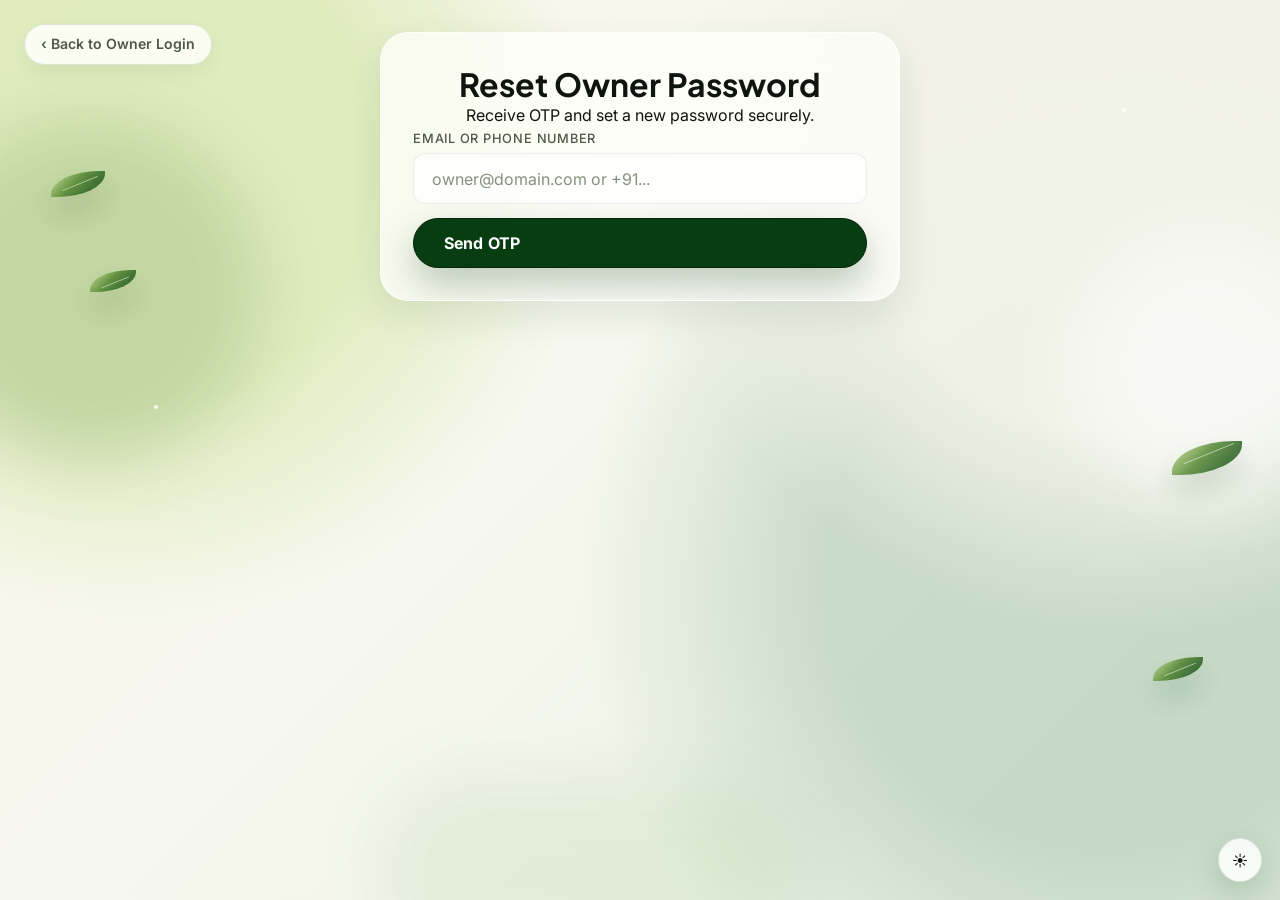
<file: frontend/pages/owner-forgot-password.html>
<!DOCTYPE html>
<html lang="en">
<head>
  <meta charset="UTF-8" />
  <meta name="viewport" content="width=device-width, initial-scale=1.0" />
  <title>PGDOST — Owner Password Reset</title>
  <link rel="stylesheet" href="../css/style.css" />
  <link rel="stylesheet" href="../css/theme-dark.css" />
<link rel="stylesheet" href="../css/cinematic.css" />


  <style>
    body { margin: 0; min-height: 100vh; display: flex; align-items: center; justify-content: center; padding: 2rem; }
    .reset-wrap { width: 100%; max-width: 520px; }
    .password-wrap { position: relative; }
    .password-toggle {
      position: absolute; right: 0.65rem; top: 50%; transform: translateY(-50%);
      font-size: 0.78rem; font-weight: 700; color: var(--clr-text-muted);
      background: transparent; border: 0; cursor: pointer;
    }
    .hidden { display: none !important; }
  </style>
</head>
<body class="bg-gradient-mesh light-mode">
  <div class="reset-wrap">
    <a href="owner-login.html" class="back-to-home">‹ Back to Owner Login</a>
    <div class="card animate-scale-in">
      <h1 class="auth-title text-center">Reset Owner Password</h1>
      <p class="auth-subtitle text-center">Receive OTP and set a new password securely.</p>

      <form id="request-form" class="flex flex-col gap-md">
        <div class="form-group">
          <label class="form-label" for="identifier">Email or Phone Number</label>
          <input id="identifier" type="text" class="form-input" placeholder="owner@domain.com or +91..." required />
        </div>
        <p id="request-error" class="form-error hidden"></p>
        <button id="request-btn" type="submit" class="btn btn-primary btn-lg w-full">Send OTP</button>
      </form>

      <form id="reset-form" class="flex flex-col gap-md hidden" style="margin-top:1rem;">
        <div class="form-group">
          <label class="form-label" for="otp">Enter OTP</label>
          <input id="otp" type="text" inputmode="numeric" maxlength="6" class="form-input" placeholder="6-digit OTP" required />
        </div>
        <div class="form-group">
          <label class="form-label" for="new-password">New Password</label>
          <div class="password-wrap">
            <input id="new-password" type="password" class="form-input" placeholder="Min 8 characters" required />
            <button type="button" class="password-toggle" data-target="new-password">Show</button>
          </div>
        </div>
        <div class="form-group">
          <label class="form-label" for="confirm-new-password">Confirm New Password</label>
          <div class="password-wrap">
            <input id="confirm-new-password" type="password" class="form-input" placeholder="Repeat password" required />
            <button type="button" class="password-toggle" data-target="confirm-new-password">Show</button>
          </div>
        </div>
        <p id="reset-error" class="form-error hidden"></p>
        <p id="reset-success" class="text-success text-sm hidden"></p>
        <button id="reset-btn" type="submit" class="btn btn-success btn-lg w-full">Reset Password</button>
      </form>
    </div>
  </div>

  <div id="toast-container"></div>
  <script src="../scripts/api.js"></script>
<script src="../scripts/cinematic.js"></script>

  <script>
    let activeIdentifier = '';
    document.querySelectorAll('.password-toggle').forEach((button) => {
      button.addEventListener('click', () => {
        const input = document.getElementById(button.dataset.target);
        const show = input.type === 'password';
        input.type = show ? 'text' : 'password';
        button.textContent = show ? 'Hide' : 'Show';
      });
    });

    document.getElementById('request-form').addEventListener('submit', async (event) => {
      event.preventDefault();
      const identifier = document.getElementById('identifier').value.trim();
      const btn = document.getElementById('request-btn');
      const err = document.getElementById('request-error');
      err.classList.add('hidden');
      if (!identifier) {
        err.textContent = 'Enter your registered identifier.';
        err.classList.remove('hidden');
        return;
      }
      btn.disabled = true;
      btn.innerHTML = '<span class="spinner" style="width:16px;height:16px;border-width:2px;"></span> Sending OTP...';
      try {
        const response = await api.post('/auth/owner/password/forgot/request/', { identifier });
        activeIdentifier = identifier;
        document.getElementById('reset-form').classList.remove('hidden');
        Toast.success('OTP sent. Check your inbox.');
        if (response.otp_code) {
          err.classList.remove('hidden');
          err.style.color = '#047857';
          err.style.background = 'rgba(16,185,129,0.1)';
          err.style.border = '1px solid rgba(16,185,129,0.3)';
          err.textContent = `📋 Development OTP: ${response.otp_code}`;
        }
      } catch (error) {
        err.textContent = error.message || 'Failed to send OTP.';
        err.classList.remove('hidden');
      } finally {
        btn.disabled = false;
        btn.textContent = 'Send OTP';
      }
    });

    document.getElementById('reset-form').addEventListener('submit', async (event) => {
      event.preventDefault();
      const btn = document.getElementById('reset-btn');
      const err = document.getElementById('reset-error');
      const success = document.getElementById('reset-success');
      err.classList.add('hidden');
      success.classList.add('hidden');

      const otp = document.getElementById('otp').value.trim();
      const newPassword = document.getElementById('new-password').value;
      const confirmNewPassword = document.getElementById('confirm-new-password').value;
      if (!activeIdentifier) {
        err.textContent = 'Request OTP first.';
        err.classList.remove('hidden');
        return;
      }
      if (otp.length !== 6) {
        err.textContent = 'OTP must be 6 digits.';
        err.classList.remove('hidden');
        return;
      }
      if (newPassword !== confirmNewPassword) {
        err.textContent = 'Passwords do not match.';
        err.classList.remove('hidden');
        return;
      }

      btn.disabled = true;
      btn.innerHTML = '<span class="spinner" style="width:16px;height:16px;border-width:2px;"></span> Resetting...';
      try {
        await api.post('/auth/owner/password/forgot/confirm/', {
          identifier: activeIdentifier,
          otp,
          new_password: newPassword,
          confirm_new_password: confirmNewPassword,
        });
        success.textContent = 'Password reset successful. Redirecting to login...';
        success.classList.remove('hidden');
        Toast.success('Password reset complete.');
        setTimeout(() => { window.location.href = 'owner-login.html'; }, 1200);
      } catch (error) {
        err.textContent = error.message || 'Unable to reset password.';
        err.classList.remove('hidden');
      } finally {
        btn.disabled = false;
        btn.textContent = 'Reset Password';
      }
    });
  </script>
</body>
</html>
</file>
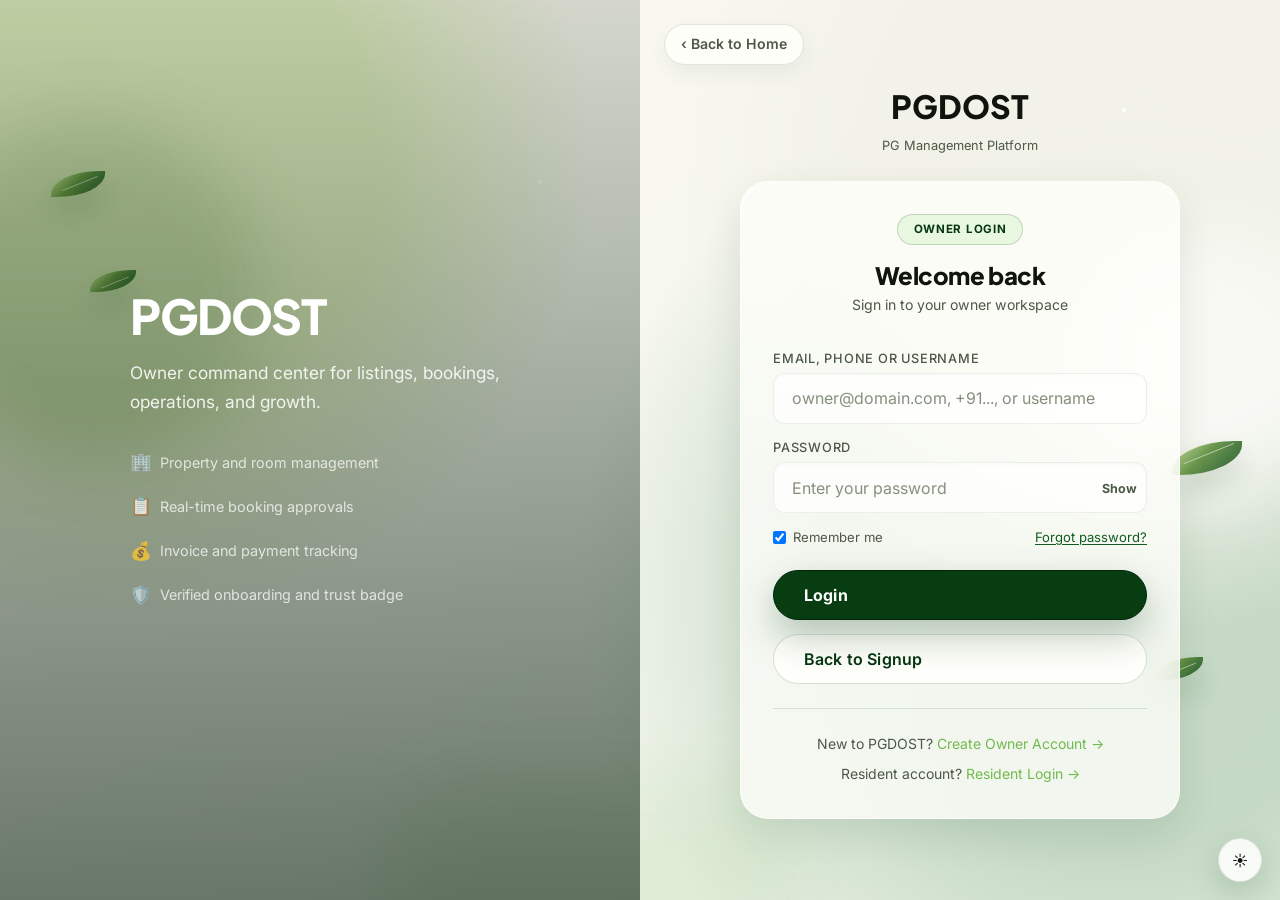
<file: frontend/pages/owner-login.html>
<!DOCTYPE html>
<html lang="en">
<head>
  <meta charset="UTF-8" />
  <meta name="viewport" content="width=device-width, initial-scale=1.0" />
  <title>PGDOST — Owner Login</title>
  <meta name="description" content="Sign in as a PG owner to manage your properties and residents." />
  <link rel="stylesheet" href="../css/style.css" />
  <link rel="stylesheet" href="../css/theme-dark.css" />
<link rel="stylesheet" href="../css/cinematic.css" />


  <script>
    (function () {
      try {
        var t = localStorage.getItem('pgdost-theme') === 'dark' ? 'dark' : 'light';
        document.documentElement.classList.add(t + '-mode');
      } catch (e) {
        document.documentElement.classList.add('light-mode');
      }
    })();
  </script>
  <style>
    body { display: flex; min-height: 100vh; margin: 0; }
    .auth-split { display: flex; min-height: 100vh; width: 100%; }
    .auth-panel {
      flex: 1; display: flex; flex-direction: column; align-items: center; justify-content: center;
      background: linear-gradient(160deg, #1e3a5f 0%, #2a5d8f 40%, #3b82f6 100%);
      color: #fff; padding: var(--space-2xl); position: relative; overflow: hidden;
    }
    .auth-panel .deco-orb { filter: blur(80px); opacity: 0.2; }
    .auth-panel-content { position: relative; z-index: 1; text-align: center; max-width: 380px; }
    .auth-panel-logo { font-family: var(--font-head); font-size: 3rem; font-weight: 900; margin-bottom: var(--space-md); letter-spacing: -0.03em; }
    .auth-panel-tagline { font-size: 1.08rem; opacity: 0.88; line-height: 1.7; margin-bottom: var(--space-xl); }
    .auth-panel-features { text-align: left; display: flex; flex-direction: column; gap: var(--space-md); }
    .auth-panel-feature { display: flex; align-items: center; gap: var(--space-sm); font-size: 0.9rem; opacity: 0.84; }
    .auth-panel-feature span { font-size: 1.1rem; }
    .auth-form-side { flex: 1; display: flex; align-items: center; justify-content: center; padding: var(--space-2xl); position: relative; }
    .auth-card { width: 100%; max-width: 440px; }
    .auth-logo { text-align: center; margin-bottom: var(--space-lg); }
    .auth-logo-text { font-family: var(--font-head); font-size: 2rem; font-weight: 800; }
    .auth-title { font-size: 1.5rem; font-weight: 800; text-align: center; margin-bottom: var(--space-xs); letter-spacing: -0.02em; }
    .auth-subtitle { text-align: center; color: var(--clr-text-muted); font-size: 0.88rem; margin-bottom: var(--space-xl); }
    .role-badge {
      display: inline-flex; align-items: center; gap: 6px;
      background: rgba(59,130,246,0.1); border: 1px solid rgba(59,130,246,0.25);
      color: var(--clr-info); font-size: 0.72rem; font-weight: 700;
      padding: 0.35rem 1rem; border-radius: var(--radius-full);
      text-transform: uppercase; letter-spacing: 0.06em;
    }
    .password-wrap { position: relative; }
    .password-toggle {
      position: absolute; right: 0.65rem; top: 50%; transform: translateY(-50%);
      font-size: 0.78rem; font-weight: 700; color: var(--clr-text-muted);
      background: transparent; border: 0; cursor: pointer;
    }
    .auth-meta-row { display: flex; justify-content: space-between; align-items: center; gap: var(--space-sm); font-size: 0.82rem; }
    .auth-meta-row label { display: inline-flex; align-items: center; gap: 0.45rem; color: var(--clr-text-muted); }
    .auth-meta-row a { color: var(--clr-brand-500); text-decoration: underline; text-underline-offset: 2px; }
    .hidden { display: none !important; }
    @media (max-width: 768px) {
      .auth-panel { display: none; }
      .auth-form-side { padding: var(--space-xl); }
    }
  </style>
</head>
<body class="bg-gradient-mesh light-mode">
  <div class="auth-split">
    <div class="auth-panel">
      <div class="deco-orb" style="width:300px;height:300px;background:rgba(96,165,250,0.35);top:-80px;right:-60px;position:absolute;border-radius:50%;"></div>
      <div class="deco-orb" style="width:200px;height:200px;background:rgba(59,130,246,0.25);bottom:-40px;left:-40px;position:absolute;border-radius:50%;"></div>
      <div class="auth-panel-content">
        <div class="auth-panel-logo animate-fade-up">PGDOST</div>
        <p class="auth-panel-tagline animate-fade-up" style="animation-delay:0.1s">Owner command center for listings, bookings, operations, and growth.</p>
        <div class="auth-panel-features animate-fade-up" style="animation-delay:0.2s">
          <div class="auth-panel-feature"><span>🏢</span> Property and room management</div>
          <div class="auth-panel-feature"><span>📋</span> Real-time booking approvals</div>
          <div class="auth-panel-feature"><span>💰</span> Invoice and payment tracking</div>
          <div class="auth-panel-feature"><span>🛡️</span> Verified onboarding and trust badge</div>
        </div>
      </div>
    </div>

    <div class="auth-form-side">
      <a href="index.html" class="back-to-home">‹ Back to Home</a>
      <div class="auth-card animate-scale-in">
        <div class="auth-logo">
          <div class="auth-logo-text gradient-text">PGDOST</div>
          <p style="color:var(--clr-text-muted); font-size:0.8rem; margin-top:4px;">PG Management Platform</p>
        </div>
        <div class="card">
          <div class="text-center mb-md">
            <div class="role-badge">Owner Login</div>
          </div>
          <h1 class="auth-title">Welcome back</h1>
          <p class="auth-subtitle">Sign in to your owner workspace</p>

          <form id="owner-login-form" class="flex flex-col gap-md">
            <div class="form-group">
              <label class="form-label" for="identifier">Email, Phone or Username</label>
              <input id="identifier" type="text" class="form-input" placeholder="owner@domain.com, +91..., or username" autocomplete="username" required />
            </div>
            <div class="form-group">
              <label class="form-label" for="password">Password</label>
              <div class="password-wrap">
                <input id="password" type="password" class="form-input" placeholder="Enter your password" autocomplete="current-password" required />
                <button id="toggle-password" type="button" class="password-toggle">Show</button>
              </div>
            </div>
            <div class="auth-meta-row">
              <label><input id="remember-me" type="checkbox" checked /> Remember me</label>
              <a href="owner-forgot-password.html">Forgot password?</a>
            </div>
            <p id="login-error" class="form-error hidden"></p>
            <button id="login-btn" type="submit" class="btn btn-primary btn-lg w-full mt-sm">Login</button>
            <button type="button" class="btn btn-secondary btn-lg w-full" onclick="window.location.href='owner-signup.html'">Back to Signup</button>
          </form>

          <div class="divider"></div>
          <p class="text-center text-sm text-muted">
            New to PGDOST? <a href="owner-signup.html" class="text-brand">Create Owner Account →</a>
          </p>
          <p class="text-center text-sm text-muted mt-sm">
            Resident account? <a href="login.html" class="text-brand">Resident Login →</a>
          </p>
        </div>
      </div>
    </div>
  </div>

  <div id="toast-container"></div>
  <script src="../scripts/api.js"></script>
<script src="../scripts/cinematic.js"></script>

  <script>
    async function getOwnerLandingPage() {
      const cached = Auth.getOwnerOnboardingState();
      if (cached && typeof cached.can_list_properties === 'boolean') {
        return cached.can_list_properties ? 'owner-dashboard.html' : 'owner-onboarding.html';
      }
      try {
        const status = await api.get('/auth/owner/onboarding-status/');
        Auth.setOwnerOnboardingState(status);
        return status?.can_list_properties ? 'owner-dashboard.html' : 'owner-onboarding.html';
      } catch {
        return Auth.isLoggedIn() ? 'owner-onboarding.html' : 'owner-login.html';
      }
    }

    if (Auth.isLoggedIn() && Auth.getRole() === 'owner') {
      getOwnerLandingPage().then((nextPage) => {
        window.location.href = nextPage;
      });
    }

    const passwordEl = document.getElementById('password');
    document.getElementById('toggle-password').addEventListener('click', function () {
      const isPassword = passwordEl.type === 'password';
      passwordEl.type = isPassword ? 'text' : 'password';
      this.textContent = isPassword ? 'Hide' : 'Show';
    });

    function sanitizeIdentifier(value) {
      return value.trim();
    }

    document.getElementById('owner-login-form').addEventListener('submit', async (event) => {
      event.preventDefault();
      const errorEl = document.getElementById('login-error');
      const loginBtn = document.getElementById('login-btn');
      const identifier = sanitizeIdentifier(document.getElementById('identifier').value);
      const password = passwordEl.value;
      const remember = document.getElementById('remember-me').checked;

      errorEl.classList.add('hidden');
      if (!identifier || !password) {
        errorEl.textContent = 'Please enter your credentials.';
        errorEl.classList.remove('hidden');
        return;
      }

      loginBtn.disabled = true;
      loginBtn.innerHTML = '<span class="spinner" style="width:16px;height:16px;border-width:2px;"></span> Logging in...';
      try {
        const data = await api.post('/auth/owner/login/', { identifier, password });
        Auth.setTokens(data.access, data.refresh, remember);
        const onboarding = data.onboarding || {};
        Auth.setOwnerOnboardingState(onboarding, remember);
        Auth.setUser({
          username: data.username,
          role: data.role,
          email: data.email,
          is_verified_owner: !!onboarding.can_list_properties,
        }, remember);
        Toast.success('Login successful.');
        setTimeout(() => {
          if (!onboarding.can_list_properties) {
            window.location.href = 'owner-onboarding.html';
          } else {
            window.location.href = 'owner-dashboard.html';
          }
        }, 700);
      } catch (error) {
        errorEl.textContent = error.message || 'Unable to login. Please try again.';
        errorEl.classList.remove('hidden');
      } finally {
        loginBtn.disabled = false;
        loginBtn.textContent = 'Login';
      }
    });
  </script>
</body>
</html>
</file>
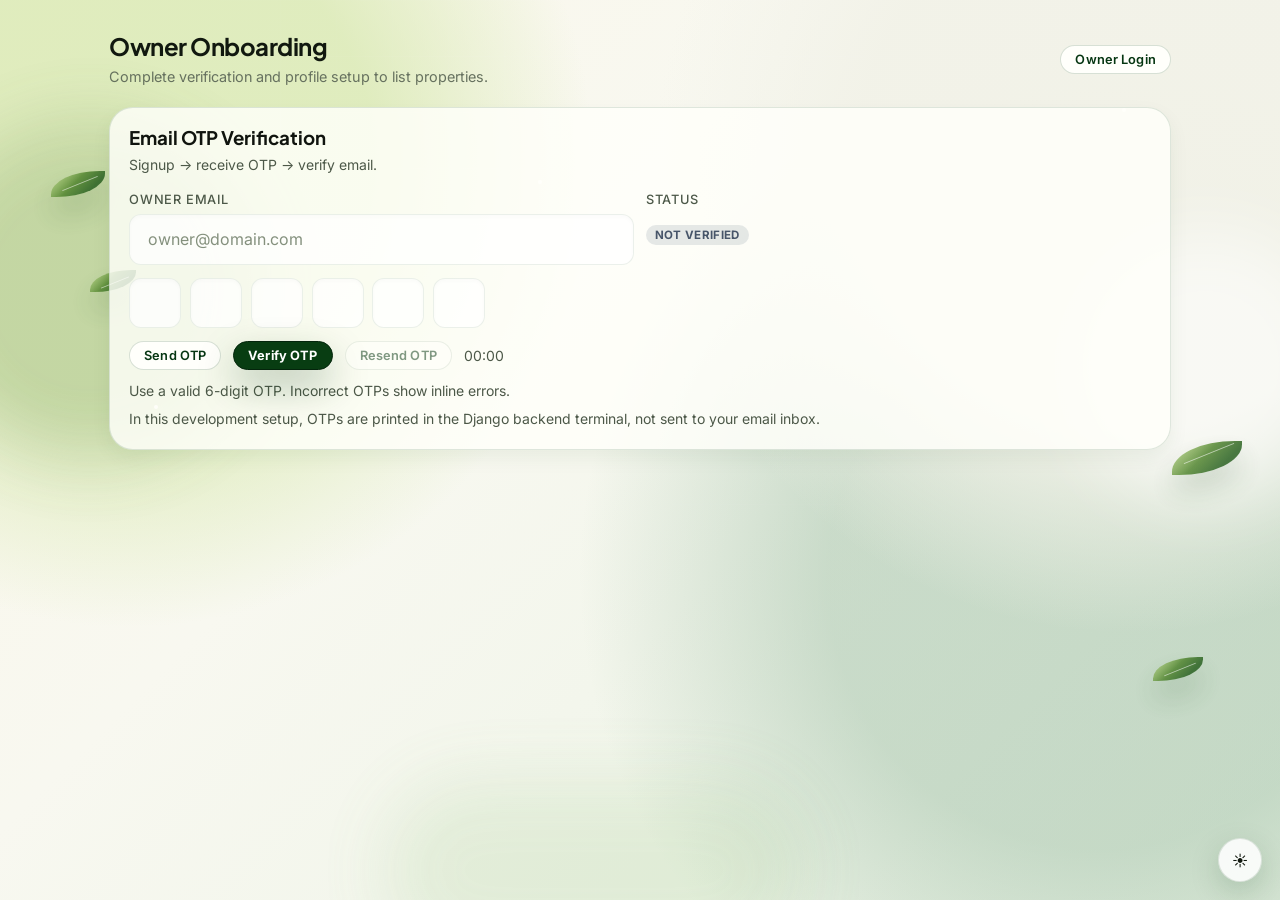
<file: frontend/pages/owner-onboarding.html>
<!DOCTYPE html>
<html lang="en">
<head>
  <meta charset="UTF-8" />
  <meta name="viewport" content="width=device-width, initial-scale=1.0" />
  <title>PGDOST — Owner Onboarding</title>
  <link rel="stylesheet" href="../css/style.css" />
  <link rel="stylesheet" href="../css/theme-dark.css" />
<link rel="stylesheet" href="../css/cinematic.css" />


  <style>
    .onboard-shell { max-width: 1100px; margin: 0 auto; padding: 2rem 1.2rem 3rem; }
    .onboard-head { display: flex; align-items: center; justify-content: space-between; gap: 1rem; margin-bottom: 1.2rem; }
    .onboard-grid { display: grid; grid-template-columns: 1fr; gap: 1.1rem; }
    .onboard-card { background: var(--glass-bg-strong); border: 1px solid var(--clr-border); border-radius: var(--radius-xl); padding: 1.2rem; box-shadow: var(--shadow-sm); }
    .onboard-card h3 { margin-bottom: 0.3rem; }
    .otp-row { display: grid; grid-template-columns: repeat(6, minmax(42px, 52px)); gap: 0.55rem; margin: 0.8rem 0; }
    .otp-box { text-align: center; font-size: 1.05rem; font-weight: 700; }
    .upload-zone {
      border: 2px dashed rgba(143,173,114,0.35); border-radius: 12px; padding: 1rem;
      text-align: center; cursor: pointer; background: rgba(255,255,255,0.46);
    }
    .upload-zone.dragover { border-color: var(--clr-brand-500); background: rgba(143,173,114,0.09); }
    .upload-list { display: grid; grid-template-columns: 1fr; gap: 0.6rem; margin-top: 0.8rem; }
    .upload-item { border: 1px solid var(--clr-border); border-radius: 10px; padding: 0.65rem; background: #fff; display: flex; justify-content: space-between; gap: 0.6rem; align-items: center; }
    .upload-item .meta { min-width: 0; }
    .progress-bar { height: 6px; border-radius: 999px; background: rgba(0,0,0,0.08); overflow: hidden; margin-top: 0.4rem; }
    .progress-bar > span { display: block; height: 100%; width: 0; background: linear-gradient(90deg, var(--clr-brand-500), var(--clr-brand-300)); }
    .status-pill { font-size: 0.72rem; font-weight: 700; border-radius: 999px; padding: 0.2rem 0.55rem; text-transform: uppercase; letter-spacing: 0.03em; }
    .status-pill.pending { background: rgba(245,158,11,0.18); color: #b45309; }
    .status-pill.verified { background: rgba(16,185,129,0.16); color: #047857; }
    .status-pill.rejected { background: rgba(239,68,68,0.16); color: #b91c1c; }
    .status-pill.not_submitted { background: rgba(100,116,139,0.16); color: #475569; }
    .badge-box { display: inline-flex; align-items: center; gap: 0.4rem; border: 1px solid rgba(16,185,129,0.3); color: #047857; background: rgba(16,185,129,0.12); border-radius: 999px; padding: 0.32rem 0.8rem; font-weight: 700; font-size: 0.82rem; }
    .alert-box { border-radius: 12px; border: 1px solid rgba(59,130,246,0.3); background: rgba(59,130,246,0.08); padding: 0.8rem; font-size: 0.9rem; }
    .hidden { display: none !important; }
    .form-grid-3 { display: grid; grid-template-columns: repeat(3, minmax(0,1fr)); gap: 0.75rem; }
    .form-grid-2 { display: grid; grid-template-columns: repeat(2, minmax(0,1fr)); gap: 0.75rem; }
    .check-row { display: flex; align-items: center; gap: 0.75rem; flex-wrap: wrap; }
    @media (max-width: 900px) {
      .form-grid-3 { grid-template-columns: 1fr; }
      .form-grid-2 { grid-template-columns: 1fr; }
      .onboard-head { flex-direction: column; align-items: flex-start; }
    }
  </style>
</head>
<body class="bg-gradient-mesh light-mode">
  <div class="onboard-shell">
    <div class="onboard-head">
      <div>
        <h1 class="section-title">Owner Onboarding</h1>
        <p class="section-subtitle text-muted">Complete verification and profile setup to list properties.</p>
      </div>
      <div class="check-row">
        <span id="verified-badge" class="badge-box hidden">✓ Verified Owner Badge</span>
        <button class="btn btn-secondary btn-sm" onclick="window.location.href='owner-login.html'" id="login-shortcut">Owner Login</button>
        <button class="btn btn-primary btn-sm hidden" onclick="window.location.href='owner-dashboard.html'" id="dashboard-shortcut">Go to Dashboard</button>
      </div>
    </div>

    <div id="onboard-alert" class="alert-box hidden"></div>

    <div class="onboard-grid">
      <section class="onboard-card" id="email-card">
        <h3>Email OTP Verification</h3>
        <p class="text-sm text-muted">Signup → receive OTP → verify email.</p>
        <div class="form-grid-2" style="margin-top:0.8rem;">
          <div class="form-group">
            <label class="form-label" for="email-input">Owner Email</label>
            <input id="email-input" class="form-input" type="email" placeholder="owner@domain.com" />
          </div>
          <div class="form-group">
            <label class="form-label">Status</label>
            <div style="margin-top:0.45rem;">
              <span id="email-status-pill" class="status-pill not_submitted">Not Verified</span>
            </div>
          </div>
        </div>
        <div class="otp-row" id="otp-row">
          <input class="form-input otp-box" maxlength="1" inputmode="numeric" />
          <input class="form-input otp-box" maxlength="1" inputmode="numeric" />
          <input class="form-input otp-box" maxlength="1" inputmode="numeric" />
          <input class="form-input otp-box" maxlength="1" inputmode="numeric" />
          <input class="form-input otp-box" maxlength="1" inputmode="numeric" />
          <input class="form-input otp-box" maxlength="1" inputmode="numeric" />
        </div>
        <div class="check-row">
          <button class="btn btn-secondary btn-sm" id="send-otp-btn">Send OTP</button>
          <button class="btn btn-primary btn-sm" id="verify-otp-btn">Verify OTP</button>
          <button class="btn btn-secondary btn-sm" id="resend-otp-btn" disabled>Resend OTP</button>
          <span class="text-sm text-muted" id="otp-timer">00:00</span>
        </div>
        <p class="text-sm text-muted" style="margin-top:0.6rem;">Use a valid 6-digit OTP. Incorrect OTPs show inline errors.</p>
        <p class="text-sm text-muted" style="margin-top:0.35rem;">In this development setup, OTPs are printed in the Django backend terminal, not sent to your email inbox.</p>
        <p id="otp-error" class="form-error hidden" style="margin-top:0.5rem;"></p>
      </section>

      <section class="onboard-card" id="identity-card">
        <h3>Identity Verification Upload</h3>
        <p class="text-sm text-muted">Upload Aadhaar, PAN, Government ID, and optional Business Proof.</p>
        <div class="upload-zone" id="upload-zone">
          <input id="doc-file-input" type="file" accept=".jpg,.jpeg,.png,.pdf,.webp" class="hidden" />
          <p><strong>Drag and drop</strong> your document here or click to select.</p>
          <p class="text-sm text-muted">Supported formats: JPG, PNG, WEBP, PDF</p>
        </div>
        <div class="form-group" style="margin-top:0.8rem;">
          <label class="form-label" for="doc-type">Document Type</label>
          <select id="doc-type" class="form-select">
            <option value="aadhaar">Aadhaar Card</option>
            <option value="pan">PAN Card</option>
            <option value="government_id">Government ID</option>
            <option value="business_proof">Business Proof (Optional)</option>
          </select>
        </div>
        <div id="upload-progress-wrap" class="hidden">
          <div class="progress-bar"><span id="upload-progress-bar"></span></div>
          <p id="upload-progress-label" class="text-sm text-muted" style="margin-top:0.35rem;">Uploading...</p>
        </div>
        <div id="doc-preview" class="upload-list"></div>
        <p id="doc-error" class="form-error hidden"></p>
      </section>

      <section class="onboard-card" id="profile-card">
        <h3>Owner Profile Setup</h3>
        <p class="text-sm text-muted">Basic profile, owner details, and communication settings.</p>
        <form id="profile-form" class="flex flex-col gap-md" style="margin-top:0.8rem;">
          <div class="form-group">
            <label class="form-label" for="profile-photo">Profile Photo</label>
            <input id="profile-photo" type="file" class="form-input" accept=".jpg,.jpeg,.png,.webp" />
          </div>
          <div class="form-grid-2">
            <div class="form-group"><label class="form-label">Full Name</label><input id="full-name" class="form-input" disabled /></div>
            <div class="form-group"><label class="form-label">Business/Hostel Name</label><input id="business-name" class="form-input" /></div>
          </div>
          <div class="form-grid-3">
            <div class="form-group"><label class="form-label">Email</label><input id="profile-email" class="form-input" disabled /></div>
            <div class="form-group"><label class="form-label">Phone Number</label><input id="profile-phone" class="form-input" disabled /></div>
            <div class="form-group"><label class="form-label">Alternate Phone</label><input id="alternate-phone" class="form-input" /></div>
          </div>
          <div class="form-group"><label class="form-label">Address</label><textarea id="address" class="form-textarea" rows="2"></textarea></div>
          <div class="form-grid-3">
            <div class="form-group"><label class="form-label">City</label><input id="city" class="form-input" /></div>
            <div class="form-group"><label class="form-label">State</label><input id="state" class="form-input" /></div>
            <div class="form-group"><label class="form-label">Pincode</label><input id="pincode" class="form-input" /></div>
          </div>

          <div class="form-grid-3">
            <div class="form-group"><label class="form-label">Years of Experience</label><input id="years-exp" type="number" min="0" class="form-input" /></div>
            <div class="form-group"><label class="form-label">Number of Properties</label><input id="num-properties" type="number" min="0" class="form-input" /></div>
            <div class="form-group">
              <label class="form-label">Property Type</label>
              <select id="property-type" class="form-select">
                <option value="">Select</option>
                <option value="pg">PG</option>
                <option value="hostel">Hostel</option>
                <option value="apartment">Apartment</option>
                <option value="mixed">Mixed</option>
              </select>
            </div>
          </div>
          <div class="form-grid-3">
            <div class="form-group">
              <label class="form-label">Preferred Tenant Type</label>
              <select id="tenant-type" class="form-select">
                <option value="">Select</option>
                <option value="students">Students</option>
                <option value="professionals">Professionals</option>
                <option value="families">Families</option>
                <option value="mixed">Mixed</option>
              </select>
            </div>
            <div class="form-group"><label class="form-label">WhatsApp Number</label><input id="whatsapp-number" class="form-input" /></div>
            <div class="form-group"><label class="form-label">Emergency Contact</label><input id="emergency-contact" class="form-input" /></div>
          </div>
          <div class="form-grid-2">
            <div class="form-group">
              <label class="form-label">Preferred Contact Method</label>
              <select id="contact-method" class="form-select">
                <option value="phone">Phone</option>
                <option value="whatsapp">WhatsApp</option>
                <option value="email">Email</option>
              </select>
            </div>
            <div class="check-row" style="align-self:end; padding-bottom:0.3rem;">
              <label><input id="show-phone" type="checkbox" checked /> Show phone publicly</label>
              <label><input id="show-whatsapp" type="checkbox" /> Show WhatsApp publicly</label>
            </div>
          </div>
          <p id="profile-error" class="form-error hidden"></p>
          <button id="profile-save-btn" type="submit" class="btn btn-primary btn-lg">Save / Update Profile</button>
        </form>
      </section>
    </div>
  </div>

  <div id="toast-container"></div>
  <script src="../scripts/api.js"></script>
<script src="../scripts/cinematic.js"></script>

  <script>
    const qs = new URLSearchParams(window.location.search);
    const guestEmail = qs.get('email') || '';
    const otpInputs = Array.from(document.querySelectorAll('#otp-row .otp-box'));
    let countdown = 0;
    let countdownTimer = null;
    let otpRequested = false;
    let onboardingStatus = null;

    const ui = {
      emailInput: document.getElementById('email-input'),
      otpError: document.getElementById('otp-error'),
      otpTimer: document.getElementById('otp-timer'),
      resendBtn: document.getElementById('resend-otp-btn'),
      sendBtn: document.getElementById('send-otp-btn'),
      verifyBtn: document.getElementById('verify-otp-btn'),
      emailStatus: document.getElementById('email-status-pill'),
      alert: document.getElementById('onboard-alert'),
      verifiedBadge: document.getElementById('verified-badge'),
      loginShortcut: document.getElementById('login-shortcut'),
      dashboardShortcut: document.getElementById('dashboard-shortcut'),
      identityCard: document.getElementById('identity-card'),
      profileCard: document.getElementById('profile-card'),
      docError: document.getElementById('doc-error'),
      docPreview: document.getElementById('doc-preview'),
      profileError: document.getElementById('profile-error'),
      profileSaveBtn: document.getElementById('profile-save-btn'),
      progressWrap: document.getElementById('upload-progress-wrap'),
      progressBar: document.getElementById('upload-progress-bar'),
      progressLabel: document.getElementById('upload-progress-label'),
    };

    function isOwnerSession() {
      return Auth.isLoggedIn() && Auth.getRole() === 'owner';
    }

    function setStatusPill(element, status, label) {
      element.className = `status-pill ${status}`;
      element.textContent = label;
    }

    function startCountdown(seconds) {
      countdown = seconds;
      if (countdownTimer) clearInterval(countdownTimer);
      ui.resendBtn.disabled = true;
      ui.otpTimer.textContent = `00:${String(countdown).padStart(2, '0')}`;
      countdownTimer = setInterval(() => {
        countdown -= 1;
        ui.otpTimer.textContent = `00:${String(Math.max(countdown, 0)).padStart(2, '0')}`;
        if (countdown <= 0) {
          clearInterval(countdownTimer);
          ui.resendBtn.disabled = false;
        }
      }, 1000);
    }

    function getOtpValue() {
      return otpInputs.map((input) => input.value).join('');
    }

    function bindOtpInputs() {
      otpInputs.forEach((input, index) => {
        input.addEventListener('input', () => {
          input.value = input.value.replace(/\D/g, '').slice(0, 1);
          if (input.value && otpInputs[index + 1]) otpInputs[index + 1].focus();
        });
        input.addEventListener('keydown', (event) => {
          if (event.key === 'Backspace' && !input.value && otpInputs[index - 1]) {
            otpInputs[index - 1].focus();
          }
        });
      });
    }

    function updateOnboardingUI() {
      if (!onboardingStatus) return;
      if (onboardingStatus.prompt_message) {
        ui.alert.textContent = onboardingStatus.prompt_message;
        ui.alert.classList.remove('hidden');
      } else {
        ui.alert.classList.add('hidden');
      }
      if (onboardingStatus.email_verified) {
        setStatusPill(ui.emailStatus, 'verified', 'Email Verified');
      } else {
        setStatusPill(ui.emailStatus, 'pending', 'Verification Pending');
      }
      if (onboardingStatus.verification_badge) {
        ui.verifiedBadge.classList.remove('hidden');
      } else {
        ui.verifiedBadge.classList.add('hidden');
      }
      if (onboardingStatus.can_list_properties && onboardingStatus.profile_completed) {
        ui.dashboardShortcut.classList.remove('hidden');
      }
    }

    async function loadOnboardingStatus() {
      if (!isOwnerSession()) return;
      onboardingStatus = await api.get('/auth/owner/onboarding-status/');
      Auth.setOwnerOnboardingState(onboardingStatus);
      updateOnboardingUI();
    }

    async function requestOtp() {
      const email = ui.emailInput.value.trim().toLowerCase();
      ui.otpError.classList.add('hidden');
      if (!email) {
        ui.otpError.textContent = 'Enter a valid email address.';
        ui.otpError.classList.remove('hidden');
        return;
      }
      ui.sendBtn.disabled = true;
      ui.sendBtn.textContent = 'Sending...';
      try {
        const response = await api.post('/auth/owner/verify-email/request/', { email });
        Toast.success('OTP sent successfully.');
        otpRequested = true;
        otpInputs.forEach((input) => { input.value = ''; });
        if (response.otp_code) {
          ui.otpError.classList.remove('hidden');
          ui.otpError.style.color = '#047857';
          ui.otpError.style.background = 'rgba(16,185,129,0.1)';
          ui.otpError.style.border = '1px solid rgba(16,185,129,0.3)';
          ui.otpError.textContent = `📋 Development OTP: ${response.otp_code}`;
        }
        startCountdown(60);
      } catch (error) {
        ui.otpError.textContent = error.message || 'Failed to send OTP.';
        ui.otpError.classList.remove('hidden');
      } finally {
        ui.sendBtn.disabled = false;
        ui.sendBtn.textContent = 'Send OTP';
      }
    }

    async function verifyOtp() {
      const email = ui.emailInput.value.trim().toLowerCase();
      const otp = getOtpValue();
      ui.otpError.classList.add('hidden');
      if (!otpRequested) {
        ui.otpError.textContent = 'Please request an OTP first.';
        ui.otpError.classList.remove('hidden');
        return;
      }
      if (!email || otp.length !== 6) {
        ui.otpError.textContent = 'Enter a valid email and 6-digit OTP.';
        ui.otpError.classList.remove('hidden');
        return;
      }
      ui.verifyBtn.disabled = true;
      ui.verifyBtn.textContent = 'Verifying...';
      try {
        await api.post('/auth/owner/verify-email/confirm/', { email, otp });
        Toast.success('Email verification successful.');
        setStatusPill(ui.emailStatus, 'verified', 'Email Verified');
        if (isOwnerSession()) {
          await loadOnboardingStatus();
          if (onboardingStatus?.can_list_properties) {
            window.location.href = 'owner-dashboard.html';
            return;
          }
        } else {
          ui.alert.textContent = 'Email verified. Continue to Owner Login to complete identity and profile setup.';
          ui.alert.classList.remove('hidden');
        }
      } catch (error) {
        ui.otpError.textContent = error.message || 'Invalid OTP.';
        ui.otpError.classList.remove('hidden');
      } finally {
        ui.verifyBtn.disabled = false;
        ui.verifyBtn.textContent = 'Verify OTP';
      }
    }

    function sanitizeDocType(value) {
      const allowed = ['aadhaar', 'pan', 'government_id', 'business_proof'];
      return allowed.includes(value) ? value : 'aadhaar';
    }

    function renderDocuments(documents) {
      if (!documents.length) {
        ui.docPreview.innerHTML = '<div class="text-sm text-muted">No documents uploaded yet.</div>';
        return;
      }
      ui.docPreview.innerHTML = documents.map((doc) => `
        <div class="upload-item">
          <div class="meta">
            <div class="font-semibold">${doc.document_type_display}</div>
            <div class="text-xs text-muted">${formatDate(doc.uploaded_at)}</div>
            ${doc.rejection_reason ? `<div class="text-xs text-danger">Reason: ${doc.rejection_reason}</div>` : ''}
          </div>
          <div class="check-row">
            <span class="status-pill ${doc.status}">${doc.status_display}</span>
            <a class="btn btn-secondary btn-sm" href="${doc.document_url}" target="_blank" rel="noopener">Preview</a>
            <button class="btn btn-danger btn-sm" onclick="deleteDocument(${doc.id})">Remove</button>
          </div>
        </div>
      `).join('');
    }

    async function fetchDocuments() {
      if (!isOwnerSession()) return;
      const docs = await api.get('/auth/owner/identity-documents/');
      renderDocuments(docs);
    }

    async function deleteDocument(id) {
      try {
        await api.delete(`/auth/owner/identity-documents/${id}/`);
        Toast.success('Document removed.');
        await fetchDocuments();
        await loadOnboardingStatus();
      } catch (error) {
        Toast.error(error.message || 'Failed to remove document.');
      }
    }
    window.deleteDocument = deleteDocument;

    function uploadDocument(file) {
      if (!isOwnerSession()) {
        Toast.warning('Login as owner to upload identity documents.');
        return;
      }
      ui.docError.classList.add('hidden');
      const allowed = ['image/jpeg', 'image/png', 'image/webp', 'application/pdf'];
      if (!allowed.includes(file.type)) {
        ui.docError.textContent = 'Unsupported file format. Use JPG, PNG, WEBP, or PDF.';
        ui.docError.classList.remove('hidden');
        return;
      }
      const docType = sanitizeDocType(document.getElementById('doc-type').value);
      const formData = new FormData();
      formData.append('document_type', docType);
      formData.append('document_file', file);
      const xhr = new XMLHttpRequest();
      xhr.open('POST', `${API_BASE}/auth/owner/identity-documents/`);
      xhr.setRequestHeader('Authorization', `Bearer ${Auth.getAccess()}`);
      ui.progressWrap.classList.remove('hidden');
      ui.progressBar.style.width = '0%';
      ui.progressLabel.textContent = 'Uploading...';
      xhr.upload.onprogress = (event) => {
        if (!event.lengthComputable) return;
        const percent = Math.round((event.loaded / event.total) * 100);
        ui.progressBar.style.width = `${percent}%`;
        ui.progressLabel.textContent = `Uploading... ${percent}%`;
      };
      xhr.onload = async () => {
        if (xhr.status >= 200 && xhr.status < 300) {
          Toast.success('Document uploaded successfully.');
          ui.progressLabel.textContent = 'Upload complete';
          await fetchDocuments();
          await loadOnboardingStatus();
        } else {
          ui.docError.textContent = 'Upload failed. Please reupload the document.';
          ui.docError.classList.remove('hidden');
          ui.progressLabel.textContent = 'Upload failed';
        }
      };
      xhr.onerror = () => {
        ui.docError.textContent = 'Upload error. Please try again.';
        ui.docError.classList.remove('hidden');
        ui.progressLabel.textContent = 'Upload failed';
      };
      xhr.send(formData);
    }

    async function fetchProfile() {
      if (!isOwnerSession()) return;
      const profile = await api.get('/auth/owner/profile/');
      document.getElementById('full-name').value = profile.full_name || '';
      document.getElementById('business-name').value = profile.business_name || '';
      document.getElementById('profile-email').value = profile.email || '';
      document.getElementById('profile-phone').value = profile.phone_number || '';
      document.getElementById('alternate-phone').value = profile.alternate_phone || '';
      document.getElementById('address').value = profile.address || '';
      document.getElementById('city').value = profile.city || '';
      document.getElementById('state').value = profile.state || '';
      document.getElementById('pincode').value = profile.pincode || '';
      document.getElementById('years-exp').value = profile.years_of_experience || 0;
      document.getElementById('num-properties').value = profile.number_of_properties || 0;
      document.getElementById('property-type').value = profile.property_type || '';
      document.getElementById('tenant-type').value = profile.preferred_tenant_type || '';
      document.getElementById('whatsapp-number').value = profile.whatsapp_number || '';
      document.getElementById('emergency-contact').value = profile.emergency_contact || '';
      document.getElementById('contact-method').value = profile.preferred_contact_method || 'phone';
      document.getElementById('show-phone').checked = !!profile.show_phone_publicly;
      document.getElementById('show-whatsapp').checked = !!profile.show_whatsapp_publicly;
    }

    async function saveProfile(event) {
      event.preventDefault();
      if (!isOwnerSession()) {
        Toast.warning('Login as owner to save profile.');
        return;
      }
      ui.profileError.classList.add('hidden');
      ui.profileSaveBtn.disabled = true;
      ui.profileSaveBtn.innerHTML = '<span class="spinner" style="width:16px;height:16px;border-width:2px;"></span> Saving...';

      const formData = new FormData();
      const photo = document.getElementById('profile-photo').files[0];
      if (photo) formData.append('profile_photo', photo);
      formData.append('business_name', document.getElementById('business-name').value.trim());
      formData.append('alternate_phone', document.getElementById('alternate-phone').value.trim());
      formData.append('address', document.getElementById('address').value.trim());
      formData.append('city', document.getElementById('city').value.trim());
      formData.append('state', document.getElementById('state').value.trim());
      formData.append('pincode', document.getElementById('pincode').value.trim());
      formData.append('years_of_experience', document.getElementById('years-exp').value || 0);
      formData.append('number_of_properties', document.getElementById('num-properties').value || 0);
      formData.append('property_type', document.getElementById('property-type').value);
      formData.append('preferred_tenant_type', document.getElementById('tenant-type').value);
      formData.append('whatsapp_number', document.getElementById('whatsapp-number').value.trim());
      formData.append('emergency_contact', document.getElementById('emergency-contact').value.trim());
      formData.append('preferred_contact_method', document.getElementById('contact-method').value);
      formData.append('show_phone_publicly', document.getElementById('show-phone').checked);
      formData.append('show_whatsapp_publicly', document.getElementById('show-whatsapp').checked);

      try {
        const response = await fetch(`${API_BASE}/auth/owner/profile/`, {
          method: 'PATCH',
          headers: { Authorization: `Bearer ${Auth.getAccess()}` },
          body: formData,
        });
        const payload = await response.json().catch(() => ({}));
        if (!response.ok) throw new Error(payload.detail || 'Failed to save profile.');
        Toast.success('Owner profile updated successfully.');
        await loadOnboardingStatus();
      } catch (error) {
        ui.profileError.textContent = error.message || 'Unable to save profile.';
        ui.profileError.classList.remove('hidden');
      } finally {
        ui.profileSaveBtn.disabled = false;
        ui.profileSaveBtn.textContent = 'Save / Update Profile';
      }
    }

    function configureUploadZone() {
      const zone = document.getElementById('upload-zone');
      const input = document.getElementById('doc-file-input');
      zone.addEventListener('click', () => input.click());
      zone.addEventListener('dragover', (event) => {
        event.preventDefault();
        zone.classList.add('dragover');
      });
      zone.addEventListener('dragleave', () => zone.classList.remove('dragover'));
      zone.addEventListener('drop', (event) => {
        event.preventDefault();
        zone.classList.remove('dragover');
        const file = event.dataTransfer?.files?.[0];
        if (file) uploadDocument(file);
      });
      input.addEventListener('change', (event) => {
        const file = event.target.files?.[0];
        if (file) uploadDocument(file);
        event.target.value = '';
      });
    }

    async function init() {
      bindOtpInputs();
      configureUploadZone();
      ui.emailInput.value = guestEmail || Auth.getUser()?.email || '';
      if (Auth.isLoggedIn() && Auth.getRole() !== 'owner') {
        const role = Auth.getRole();
        const fallbackByRole = {
          resident: 'resident-dashboard.html',
          superadmin: 'admin-dashboard.html',
        };
        window.location.href = fallbackByRole[role] || 'login.html';
        return;
      }
      if (!isOwnerSession()) {
        ui.identityCard.classList.add('hidden');
        ui.profileCard.classList.add('hidden');
        ui.loginShortcut.classList.remove('hidden');
        ui.dashboardShortcut.classList.add('hidden');
        return;
      }
      ui.loginShortcut.classList.add('hidden');
      await loadOnboardingStatus();
      if (onboardingStatus?.can_list_properties) {
        window.location.href = 'owner-dashboard.html';
        return;
      }
      await Promise.all([fetchDocuments(), fetchProfile()]);
    }

    ui.sendBtn.addEventListener('click', requestOtp);
    ui.resendBtn.addEventListener('click', requestOtp);
    ui.verifyBtn.addEventListener('click', verifyOtp);
    document.getElementById('profile-form').addEventListener('submit', saveProfile);

    init();
  </script>
</body>
</html>
</file>
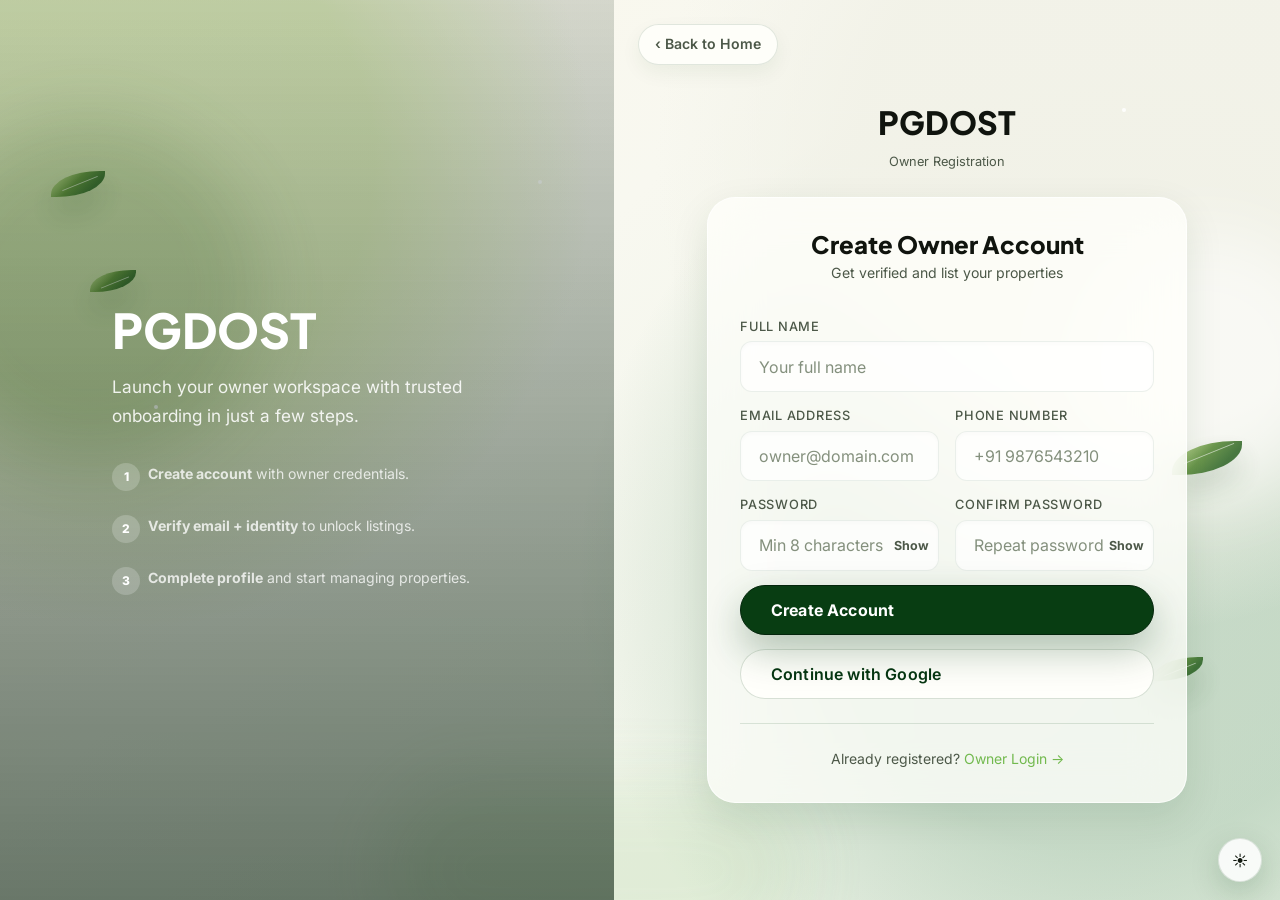
<file: frontend/pages/owner-signup.html>
<!DOCTYPE html>
<html lang="en">
<head>
  <meta charset="UTF-8" />
  <meta name="viewport" content="width=device-width, initial-scale=1.0" />
  <title>PGDOST — Owner Signup</title>
  <meta name="description" content="Create your PGDOST owner account and start owner verification." />
  <link rel="stylesheet" href="../css/style.css" />
  <link rel="stylesheet" href="../css/theme-dark.css" />
<link rel="stylesheet" href="../css/cinematic.css" />


  <script>
    (function () {
      try {
        var t = localStorage.getItem('pgdost-theme') === 'dark' ? 'dark' : 'light';
        document.documentElement.classList.add(t + '-mode');
      } catch (e) {
        document.documentElement.classList.add('light-mode');
      }
    })();
  </script>
  <style>
    body { display: flex; min-height: 100vh; margin: 0; }
    .auth-split { display: flex; min-height: 100vh; width: 100%; }
    .auth-panel {
      flex: 1; display: flex; flex-direction: column; align-items: center; justify-content: center;
      background: linear-gradient(160deg, #1e3a5f 0%, #2a5d8f 40%, #3b82f6 100%);
      color: #fff; padding: var(--space-2xl); position: relative; overflow: hidden;
    }
    .auth-panel .deco-orb { filter: blur(80px); opacity: 0.2; }
    .auth-panel-content { position: relative; z-index: 1; text-align: center; max-width: 390px; }
    .auth-panel-logo { font-family: var(--font-head); font-size: 3rem; font-weight: 900; margin-bottom: var(--space-md); }
    .auth-panel-tagline { font-size: 1.08rem; opacity: 0.88; line-height: 1.7; margin-bottom: var(--space-xl); }
    .auth-panel-steps { text-align: left; display: flex; flex-direction: column; gap: var(--space-lg); }
    .auth-panel-step { display: flex; align-items: flex-start; gap: var(--space-sm); }
    .step-num {
      width: 28px; height: 28px; border-radius: 50%;
      background: rgba(255,255,255,0.2); display: flex; align-items: center; justify-content: center;
      font-size: 0.75rem; font-weight: 800; flex-shrink: 0;
    }
    .step-text { font-size: 0.88rem; opacity: 0.88; line-height: 1.5; }
    .auth-form-side {
      flex: 1.1; display: flex; align-items: center; justify-content: center;
      padding: var(--space-2xl); position: relative; overflow-y: auto;
    }
    .auth-card { width: 100%; max-width: 480px; }
    .auth-logo { text-align: center; margin-bottom: var(--space-lg); }
    .auth-logo-text { font-family: var(--font-head); font-size: 2rem; font-weight: 800; }
    .auth-title { font-size: 1.5rem; font-weight: 800; text-align: center; margin-bottom: var(--space-xs); }
    .auth-subtitle { text-align: center; color: var(--clr-text-muted); font-size: 0.88rem; margin-bottom: var(--space-xl); }
    .password-wrap { position: relative; }
    .password-toggle {
      position: absolute; right: 0.65rem; top: 50%; transform: translateY(-50%);
      font-size: 0.78rem; font-weight: 700; color: var(--clr-text-muted);
      background: transparent; border: 0; cursor: pointer;
    }
    .google-btn { background: rgba(255,255,255,0.7); border: 1px solid rgba(0,0,0,0.08); color: var(--clr-text); }
    .hidden { display: none !important; }
    @media (max-width: 768px) {
      .auth-panel { display: none; }
      .auth-form-side { padding: var(--space-xl); }
    }
  </style>
</head>
<body class="bg-gradient-mesh light-mode">
  <div class="auth-split">
    <div class="auth-panel">
      <div class="deco-orb" style="width:300px;height:300px;background:rgba(96,165,250,0.35);top:-80px;right:-60px;position:absolute;border-radius:50%;"></div>
      <div class="deco-orb" style="width:200px;height:200px;background:rgba(59,130,246,0.25);bottom:-40px;left:-40px;position:absolute;border-radius:50%;"></div>
      <div class="auth-panel-content">
        <div class="auth-panel-logo animate-fade-up">PGDOST</div>
        <p class="auth-panel-tagline animate-fade-up" style="animation-delay:0.1s">Launch your owner workspace with trusted onboarding in just a few steps.</p>
        <div class="auth-panel-steps animate-fade-up" style="animation-delay:0.2s">
          <div class="auth-panel-step"><div class="step-num">1</div><div class="step-text"><strong>Create account</strong> with owner credentials.</div></div>
          <div class="auth-panel-step"><div class="step-num">2</div><div class="step-text"><strong>Verify email + identity</strong> to unlock listings.</div></div>
          <div class="auth-panel-step"><div class="step-num">3</div><div class="step-text"><strong>Complete profile</strong> and start managing properties.</div></div>
        </div>
      </div>
    </div>

    <div class="auth-form-side">
      <a href="index.html" class="back-to-home">‹ Back to Home</a>
      <div class="auth-card animate-scale-in">
        <div class="auth-logo">
          <div class="auth-logo-text gradient-text">PGDOST</div>
          <p style="color:var(--clr-text-muted); font-size:0.8rem; margin-top:4px;">Owner Registration</p>
        </div>
        <div class="card">
          <h1 class="auth-title">Create Owner Account</h1>
          <p class="auth-subtitle">Get verified and list your properties</p>

          <form id="owner-signup-form" class="flex flex-col gap-md">
            <div class="form-group">
              <label class="form-label" for="full-name">Full Name</label>
              <input id="full-name" type="text" class="form-input" placeholder="Your full name" required />
            </div>
            <div class="form-grid">
              <div class="form-group">
                <label class="form-label" for="email">Email Address</label>
                <input id="email" type="email" class="form-input" placeholder="owner@domain.com" required />
              </div>
              <div class="form-group">
                <label class="form-label" for="phone">Phone Number</label>
                <input id="phone" type="tel" class="form-input" placeholder="+91 9876543210" required />
              </div>
            </div>
            <div class="form-grid">
              <div class="form-group">
                <label class="form-label" for="password">Password</label>
                <div class="password-wrap">
                  <input id="password" type="password" class="form-input" placeholder="Min 8 characters" autocomplete="new-password" required />
                  <button id="toggle-password" type="button" class="password-toggle">Show</button>
                </div>
              </div>
              <div class="form-group">
                <label class="form-label" for="confirm-password">Confirm Password</label>
                <div class="password-wrap">
                  <input id="confirm-password" type="password" class="form-input" placeholder="Repeat password" autocomplete="new-password" required />
                  <button id="toggle-confirm-password" type="button" class="password-toggle">Show</button>
                </div>
              </div>
            </div>
            <p id="signup-error" class="form-error hidden"></p>
            <p id="signup-success" class="text-success text-sm hidden"></p>
            <button id="signup-btn" type="submit" class="btn btn-primary btn-lg w-full">Create Account</button>
            <button type="button" class="btn btn-secondary btn-lg w-full google-btn">Continue with Google</button>
          </form>

          <div class="divider"></div>
          <p class="text-center text-sm text-muted">
            Already registered? <a href="owner-login.html" class="text-brand">Owner Login →</a>
          </p>
        </div>
      </div>
    </div>
  </div>

  <div id="toast-container"></div>
  <script src="../scripts/api.js"></script>
<script src="../scripts/cinematic.js"></script>

  <script>
    (function prefillFromQuery() {
      const params = new URLSearchParams(window.location.search);
      const name = params.get('name');
      const email = params.get('email');
      const phone = params.get('phone');
      if (name) document.getElementById('full-name').value = name;
      if (email) document.getElementById('email').value = email;
      if (phone) document.getElementById('phone').value = phone;
    })();

    function togglePassword(inputId, buttonId) {
      const input = document.getElementById(inputId);
      const button = document.getElementById(buttonId);
      button.addEventListener('click', () => {
        const show = input.type === 'password';
        input.type = show ? 'text' : 'password';
        button.textContent = show ? 'Hide' : 'Show';
      });
    }
    togglePassword('password', 'toggle-password');
    togglePassword('confirm-password', 'toggle-confirm-password');

    function validatePhone(value) {
      return /^[+\d][\d\s-]{7,15}$/.test(value.trim());
    }

    document.getElementById('owner-signup-form').addEventListener('submit', async (event) => {
      event.preventDefault();
      const fullName = document.getElementById('full-name').value.trim();
      const email = document.getElementById('email').value.trim();
      const phone = document.getElementById('phone').value.trim();
      const password = document.getElementById('password').value;
      const confirmPassword = document.getElementById('confirm-password').value;
      const btn = document.getElementById('signup-btn');
      const err = document.getElementById('signup-error');
      const success = document.getElementById('signup-success');

      err.classList.add('hidden');
      success.classList.add('hidden');

      if (!fullName || fullName.length < 3) {
        err.textContent = 'Please enter your full name.';
        err.classList.remove('hidden');
        return;
      }
      if (!validatePhone(phone)) {
        err.textContent = 'Enter a valid phone number.';
        err.classList.remove('hidden');
        return;
      }
      if (password.length < 8) {
        err.textContent = 'Password must be at least 8 characters long.';
        err.classList.remove('hidden');
        return;
      }
      if (password !== confirmPassword) {
        err.textContent = 'Passwords do not match.';
        err.classList.remove('hidden');
        return;
      }

      btn.disabled = true;
      btn.innerHTML = '<span class="spinner" style="width:16px;height:16px;border-width:2px;"></span> Creating account...';
      try {
        await api.post('/auth/owner/signup/', {
          full_name: fullName,
          email,
          phone_number: phone,
          password,
          confirm_password: confirmPassword,
        });
        success.textContent = 'Account created. Complete email verification to continue.';
        success.classList.remove('hidden');
        Toast.success('Signup successful. Verify your email OTP.');
        setTimeout(() => {
          window.location.href = `owner-onboarding.html?email=${encodeURIComponent(email)}`;
        }, 900);
      } catch (error) {
        err.textContent = error.message || 'Signup failed. Please try again.';
        err.classList.remove('hidden');
      } finally {
        btn.disabled = false;
        btn.textContent = 'Create Account';
      }
    });
  </script>
</body>
</html>
</file>
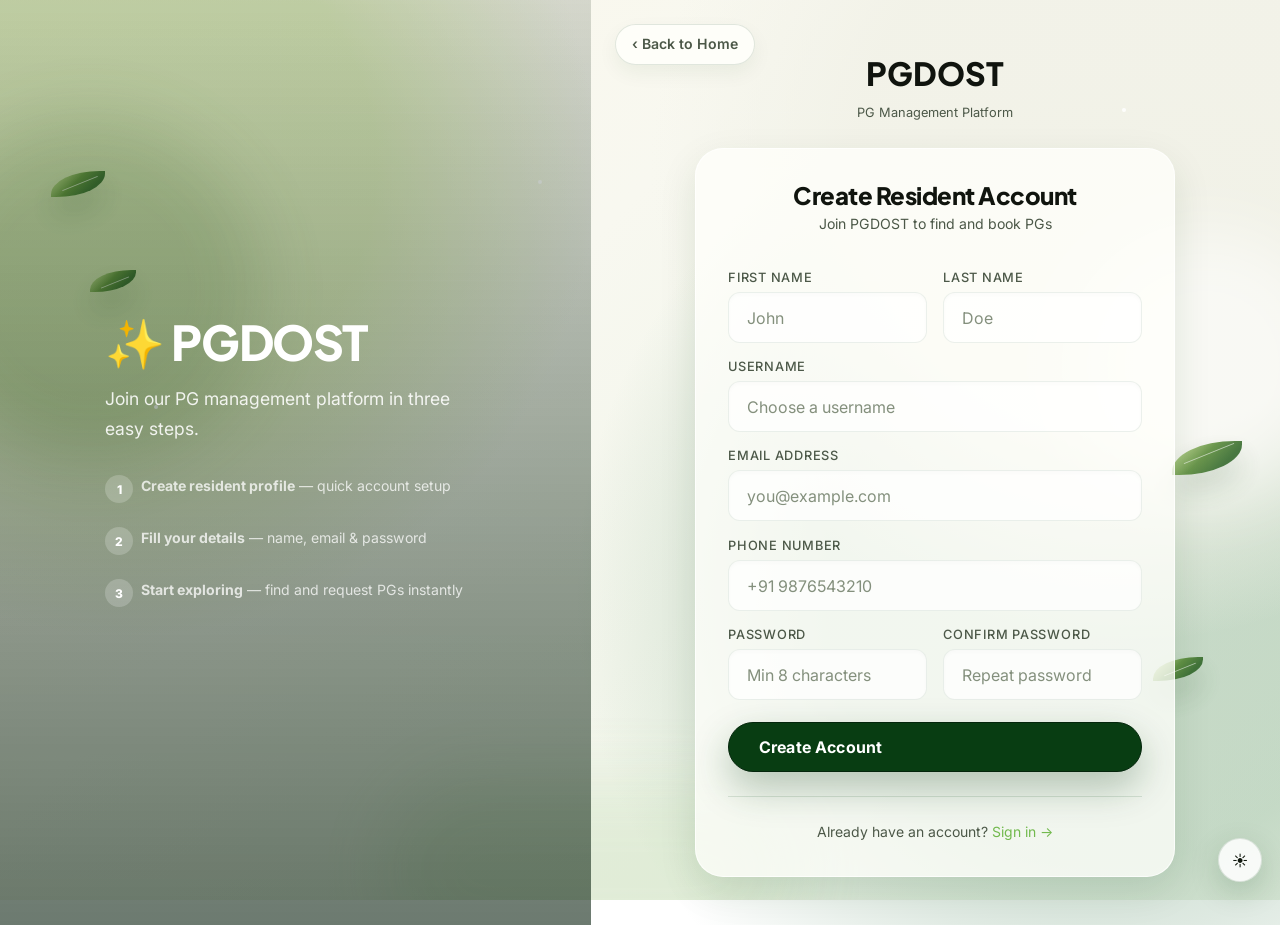
<file: frontend/pages/register.html>
<!DOCTYPE html>
<html lang="en">
<head>
  <meta charset="UTF-8" />
  <meta name="viewport" content="width=device-width, initial-scale=1.0" />
  <title>PGDOST — Create Account</title>
  <meta name="description" content="Create your PGDOST resident account." />
  <link rel="stylesheet" href="../css/style.css" />
  <link rel="stylesheet" href="../css/theme-dark.css" />
<link rel="stylesheet" href="../css/cinematic.css" />


  <script>
    (function () {
      try {
        var t = localStorage.getItem('pgdost-theme') === 'dark' ? 'dark' : 'light';
        document.documentElement.classList.add(t + '-mode');
      } catch (e) {
        document.documentElement.classList.add('light-mode');
      }
    })();
  </script>
  <style>
    body { display: flex; min-height: 100vh; margin: 0; }
    .auth-split { display: flex; min-height: 100vh; width: 100%; }
    .auth-panel {
      flex: 1; display: flex; flex-direction: column; align-items: center; justify-content: center;
      background: linear-gradient(160deg, var(--clr-brand-700) 0%, var(--clr-brand-600) 40%, var(--clr-brand-500) 100%);
      color: #fff; padding: var(--space-2xl); position: relative; overflow: hidden;
    }
    .auth-panel .deco-orb { filter: blur(80px); opacity: 0.25; }
    .auth-panel-content { position: relative; z-index: 1; text-align: center; max-width: 380px; }
    .auth-panel-logo { font-family: var(--font-head); font-size: 3rem; font-weight: 900; margin-bottom: var(--space-md); letter-spacing: -0.03em; }
    .auth-panel-tagline { font-size: 1.1rem; opacity: 0.85; line-height: 1.7; margin-bottom: var(--space-xl); }
    .auth-panel-steps { text-align: left; display: flex; flex-direction: column; gap: var(--space-lg); }
    .auth-panel-step { display: flex; align-items: flex-start; gap: var(--space-sm); }
    .step-num { width: 28px; height: 28px; border-radius: 50%; background: rgba(255,255,255,0.2); display: flex; align-items: center; justify-content: center; font-size: 0.75rem; font-weight: 800; flex-shrink: 0; }
    .step-text { font-size: 0.88rem; opacity: 0.85; line-height: 1.5; }
    .auth-form-side {
      flex: 1.2; display: flex; align-items: center; justify-content: center;
      padding: var(--space-2xl); position: relative; overflow-y: auto;
    }
    .auth-card { width: 100%; max-width: 480px; }
    .auth-logo { text-align: center; margin-bottom: var(--space-lg); }
    .auth-logo-text { font-family: var(--font-head); font-size: 2rem; font-weight: 800; }
    .auth-title { font-size: 1.5rem; font-weight: 800; text-align: center; margin-bottom: var(--space-xs); letter-spacing: -0.02em; }
    .auth-subtitle { text-align: center; color: var(--clr-text-muted); font-size: 0.88rem; margin-bottom: var(--space-xl); }
    @media (max-width: 768px) {
      .auth-panel { display: none; }
      .auth-form-side { padding: var(--space-xl); }
    }
  </style>
</head>
<body class="bg-gradient-mesh light-mode">
  <div class="auth-split">
    <!-- Decorative Panel -->
    <div class="auth-panel">
      <div class="deco-orb" style="width:300px;height:300px;background:rgba(188,204,154,0.4);top:-80px;right:-60px;position:absolute;border-radius:50%;"></div>
      <div class="deco-orb" style="width:200px;height:200px;background:rgba(167,185,133,0.3);bottom:-40px;left:-40px;position:absolute;border-radius:50%;"></div>
      <div class="auth-panel-content">
        <div class="auth-panel-logo animate-fade-up">✨ PGDOST</div>
        <p class="auth-panel-tagline animate-fade-up" style="animation-delay:0.1s">Join our PG management platform in three easy steps.</p>
        <div class="auth-panel-steps animate-fade-up" style="animation-delay:0.2s">
          <div class="auth-panel-step">
            <div class="step-num">1</div>
            <div class="step-text"><strong>Create resident profile</strong> — quick account setup</div>
          </div>
          <div class="auth-panel-step">
            <div class="step-num">2</div>
            <div class="step-text"><strong>Fill your details</strong> — name, email & password</div>
          </div>
          <div class="auth-panel-step">
            <div class="step-num">3</div>
            <div class="step-text"><strong>Start exploring</strong> — find and request PGs instantly</div>
          </div>
        </div>
      </div>
    </div>

    <!-- Form Side -->
    <div class="auth-form-side">
      <a href="index.html" class="back-to-home">‹ Back to Home</a>
      <div class="auth-card animate-scale-in">
        <div class="auth-logo">
          <div class="auth-logo-text gradient-text">PGDOST</div>
          <p style="color:var(--clr-text-muted); font-size:0.8rem; margin-top: 4px;">PG Management Platform</p>
        </div>

        <div class="card">
          <h1 class="auth-title">Create Resident Account</h1>
          <p class="auth-subtitle">Join PGDOST to find and book PGs</p>

          <form id="register-form" class="flex flex-col gap-md">
            <input type="hidden" id="role" value="resident" />

            <div class="form-grid animate-fade-up" style="animation-delay: 0.2s">
              <div class="form-group">
                <label class="form-label" for="first_name">First Name</label>
                <input id="first_name" type="text" class="form-input" placeholder="John" required />
              </div>
              <div class="form-group">
                <label class="form-label" for="last_name">Last Name</label>
                <input id="last_name" type="text" class="form-input" placeholder="Doe" required />
              </div>
            </div>

            <div class="form-group animate-fade-up" style="animation-delay: 0.3s">
              <label class="form-label" for="username">Username</label>
              <input id="username" type="text" class="form-input" placeholder="Choose a username" autocomplete="username" required />
            </div>

            <div class="form-group animate-fade-up" style="animation-delay: 0.4s">
              <label class="form-label" for="email">Email Address</label>
              <input id="email" type="email" class="form-input" placeholder="you@example.com" autocomplete="email" required />
            </div>

            <div class="form-group animate-fade-up" style="animation-delay: 0.5s">
              <label class="form-label" for="phone_number">Phone Number</label>
              <input id="phone_number" type="tel" class="form-input" placeholder="+91 9876543210" />
            </div>

            <div class="form-grid animate-fade-up" style="animation-delay: 0.6s">
              <div class="form-group">
                <label class="form-label" for="password">Password</label>
                <input id="password" type="password" class="form-input" placeholder="Min 8 characters" autocomplete="new-password" required />
              </div>
              <div class="form-group">
                <label class="form-label" for="password2">Confirm Password</label>
                <input id="password2" type="password" class="form-input" placeholder="Repeat password" autocomplete="new-password" required />
              </div>
            </div>

            <p id="reg-error" class="form-error hidden animate-fade-up" style="animation-delay: 0.7s"></p>

            <button id="reg-btn" type="submit" class="btn btn-primary btn-lg w-full mt-sm animate-fade-up" style="animation-delay: 0.8s">Create Account</button>
          </form>

          <div class="divider"></div>
          <p class="text-center text-sm text-muted">
            Already have an account? <a href="login.html" class="text-brand">Sign in →</a>
          </p>
        </div>
      </div>
    </div>
  </div>

  <div id="toast-container"></div>
  <script src="../scripts/api.js"></script>
<script src="../scripts/cinematic.js"></script>

  <script>
    redirectIfLoggedIn();

    document.getElementById('register-form').addEventListener('submit', async (e) => {
      e.preventDefault();
      const errorEl = document.getElementById('reg-error');
      errorEl.classList.add('hidden');
      const btn = document.getElementById('reg-btn');
      const role = 'resident';

      const password  = document.getElementById('password').value;
      const password2 = document.getElementById('password2').value;
      if (password !== password2) {
        errorEl.textContent = 'Passwords do not match.';
        errorEl.classList.remove('hidden');
        return;
      }

      btn.disabled = true;
      btn.innerHTML = '<span class="spinner" style="width:16px;height:16px;border-width:2px;"></span> Creating account…';

      try {
        await api.post('/auth/register/', {
          username:     document.getElementById('username').value.trim(),
          email:        document.getElementById('email').value.trim(),
          first_name:   document.getElementById('first_name').value.trim(),
          last_name:    document.getElementById('last_name').value.trim(),
          phone_number: document.getElementById('phone_number').value.trim(),
          role:         role,
          password:     password,
        });
        Toast.success('Account created! Redirecting to login…');
        setTimeout(() => window.location.href = 'login.html', 1200);
      } catch (err) {
        errorEl.textContent = err.message || 'Registration failed. Please try again.';
        errorEl.classList.remove('hidden');
        btn.disabled = false;
        btn.textContent = 'Create Account';
      }
    });
  </script>
</body>
</html>
</file>
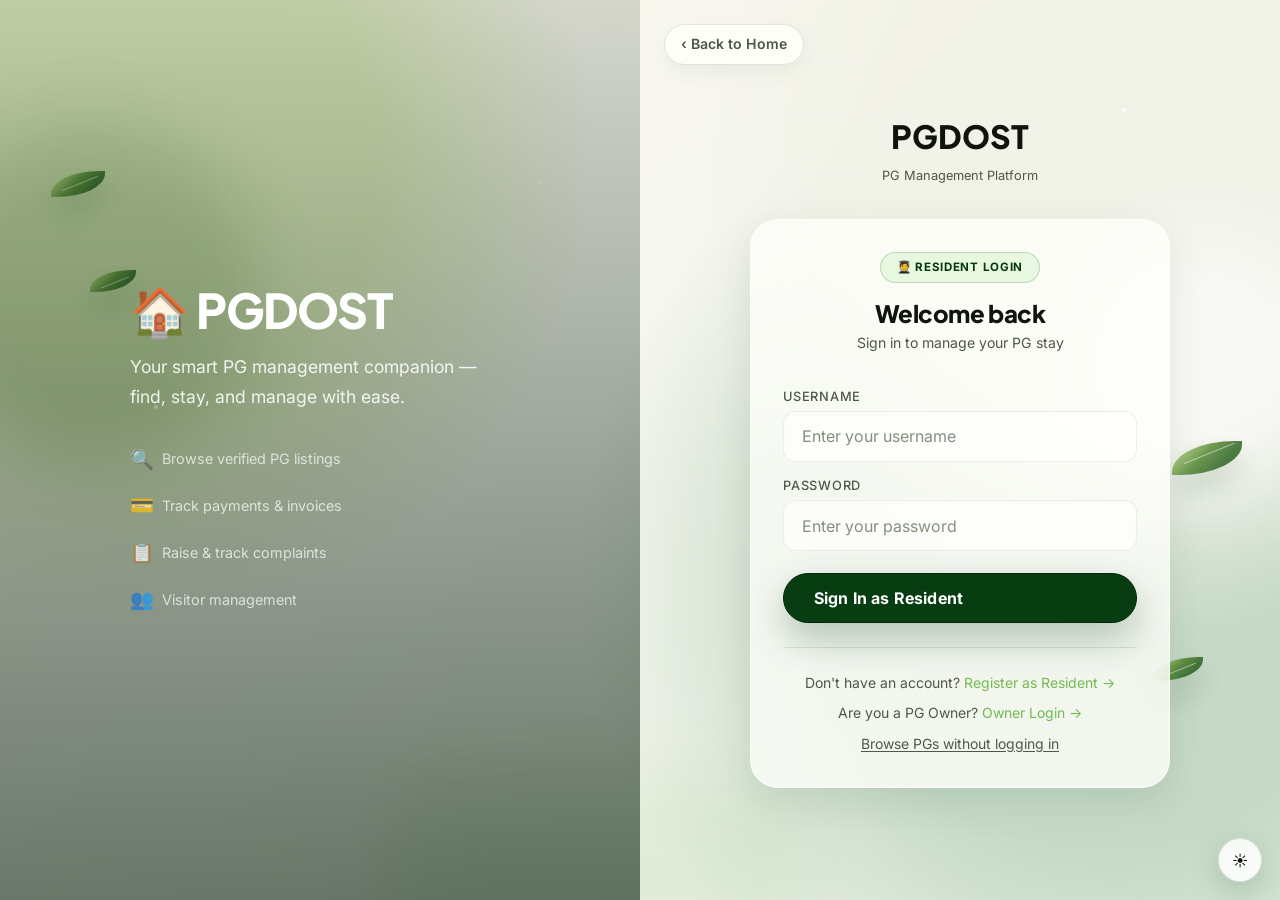
<file: frontend/pages/resident-dashboard.html>
<!DOCTYPE html>
<html lang="en">
<head>
  <meta charset="UTF-8" />
  <meta name="viewport" content="width=device-width, initial-scale=1.0"/>
  <title>PGDOST — Resident Dashboard</title>
  <link rel="stylesheet" href="../css/style.css"/>
  <link rel="stylesheet" href="../css/dashboard.css?v=2"/>
  <link rel="stylesheet" href="../css/theme-dark.css" />
<link rel="stylesheet" href="../css/cinematic.css" />
  <link rel="stylesheet" href="../css/payments.css" />


  <script>
    (function () {
      try {
        var t = localStorage.getItem('pgdost-theme') === 'dark' ? 'dark' : 'light';
        document.documentElement.classList.add(t + '-mode');
      } catch (e) {
        document.documentElement.classList.add('light-mode');
      }
    })();
  </script>
  <style>
    /* ── Resident-specific overrides ── */
    .tab-content { display: none; }
    .tab-content.active { display: block; }
    .priority-urgent { color: var(--status-red); font-weight: 600; }
    .priority-high { color: var(--status-yellow); font-weight: 600; }
    .booking-status-card { background: linear-gradient(135deg, rgba(143,173,114,0.12), rgba(143,173,114,0.04)); border: 1px solid rgba(143,173,114,0.25); border-radius: var(--radius); padding: 24px; margin-bottom: 20px; transition: transform var(--dur-base) var(--ease-spring); }
    .booking-status-card:hover { transform: translateY(-2px); box-shadow: var(--shadow-sm); }
    .pending-banner { background: rgba(229,155,34,0.08); border: 1px solid rgba(229,155,34,0.3); border-radius: var(--radius); padding: 24px; text-align: center; margin-bottom: 20px; }
    body.resident-premium { background:#f7f8f1; }
    .resident-premium .ds-sidebar { background:#fffffb!important; color:#0b2f13!important; border-right:1px solid rgba(8,61,18,.08); box-shadow:12px 0 34px rgba(8,61,18,.08)!important; }
    .resident-premium .sb-brand { border-bottom:0!important; padding:32px 28px 20px; }
    .resident-premium .sb-logo-box { display:none; }
    .resident-premium .sb-title, .resident-premium .sb-title strong { color:#0b3d13!important; -webkit-text-fill-color:#0b3d13!important; font-size:1.05rem; }
    .resident-welcome { display:flex; align-items:center; gap:12px; padding:18px 28px 34px; }
    .resident-welcome-avatar { width:42px; height:42px; border-radius:50%; background:linear-gradient(135deg,#b8efa4,#0d4b18); display:flex; align-items:center; justify-content:center; color:#fff; font-weight:800; box-shadow:0 8px 18px rgba(8,61,18,.14); }
    .resident-welcome-title { font-weight:800; color:#0b3d13; }
    .resident-welcome-sub { color:#2c352b; font-size:.95rem; margin-top:2px; }
    .resident-premium .sb-section { display:none; }
    .resident-premium .sb-nav { padding:0 18px; gap:12px; }
    .resident-premium .sb-item { color:#2b3528!important; border-radius:999px!important; padding:15px 26px!important; font-size:1.02rem; gap:14px; }
    .resident-premium .sb-item:hover, .resident-premium .sb-item.active { background:#b7efa4!important; color:#0b3d13!important; box-shadow:none!important; }
    .resident-premium .sb-item.active::before { display:none; }
    .resident-premium .sb-footer { display:none; }
    .resident-sidebar-bottom { margin-top:auto; padding:0 18px 28px; display:flex; flex-direction:column; gap:12px; }
    .resident-premium .ds-main { background:#f7f8f1!important; }
    .resident-premium #status-section, .resident-premium #stats-row { display:none!important; }
    .resident-premium .ds-topbar { height:78px!important; background:#fffffb!important; border-bottom:1px solid rgba(8,61,18,.08)!important; padding:0 34px!important; }
    .resident-premium .topbar-title { font-size:1.1rem; color:#0b3d13!important; }
    .resident-premium .topbar-search { display:none; }
    .resident-top-user { display:flex; align-items:center; gap:12px; color:#172116; font-size:1rem; padding-left:18px; border-left:1px solid rgba(8,61,18,.18); }
    .resident-top-avatar { width:32px; height:32px; border-radius:50%; border:2px solid #0b3d13; display:flex; align-items:center; justify-content:center; font-weight:800; color:#0b3d13; }
    .resident-premium .ds-body { padding:34px!important; }
    .resident-summary-grid { display:grid; grid-template-columns:1fr 1fr 1fr; gap:26px; margin-bottom:34px; }
    .resident-info-card { min-height:220px; background:#fffffb; border:1px solid rgba(8,61,18,.07); border-radius:16px; padding:28px; box-shadow:0 22px 54px rgba(8,61,18,.07); position:relative; overflow:hidden; }
    .resident-info-card.alert { border-left:5px solid #c4121a; }
    .resident-card-icon { width:54px; height:54px; border-radius:50%; display:flex; align-items:center; justify-content:center; background:#b7efa4; color:#0d4b18; margin-bottom:22px; }
    .resident-card-icon.dark { background:#326b2a; color:#fff; }
    .resident-card-icon.alert { background:#ffdada; color:#c4121a; }
    .resident-pill { position:absolute; top:28px; right:28px; background:#b7efa4; color:#0b3d13; border-radius:999px; padding:7px 18px; letter-spacing:.12em; font-size:.82rem; text-transform:uppercase; }
    .resident-pill.alert { background:#fffafa; color:#c4121a; }
    .resident-info-title { color:#2c352b; font-size:1rem; margin-bottom:8px; }
    .resident-info-strong { color:#0b3d13; font-weight:800; margin-bottom:10px; }
    .resident-dashboard-grid { display:grid; grid-template-columns:minmax(0,1fr) minmax(360px,.95fr); gap:32px; margin-bottom:38px; }
    .resident-panel { background:#fffffb; border:1px solid rgba(8,61,18,.07); border-radius:16px; box-shadow:0 22px 54px rgba(8,61,18,.07); padding:28px; }
    .resident-panel-head { display:flex; align-items:center; justify-content:space-between; gap:16px; margin-bottom:28px; }
    .resident-panel-title { display:flex; align-items:center; gap:12px; color:#0b3d13; font-weight:800; }
    .resident-mini-link { color:#0b3d13; background:none; border:0; font:inherit; cursor:pointer; }
    .resident-pay-row { display:grid; grid-template-columns:1fr 1fr 1fr auto; gap:18px; align-items:center; padding:20px 0; border-top:1px solid rgba(8,61,18,.06); }
    .resident-round-pay { width:70px; height:70px; border-radius:50%; display:flex; align-items:center; justify-content:center; background:#0d4b18; color:#fff; border:2px solid #062f0f; font-weight:800; }
    .resident-status { display:inline-flex; align-items:center; border-radius:999px; padding:4px 12px; font-size:.78rem; }
    .resident-status.paid { background:#b7efa4; color:#23621d; }
    .resident-status.unpaid { background:#ffdada; color:#c4121a; }
    .resident-ticket-card { background:#fff; border-radius:12px; padding:22px; box-shadow:inset 0 0 0 1px rgba(8,61,18,.04); margin-bottom:18px; }
    .resident-ticket-title { font-weight:800; color:#0b3d13; margin-bottom:12px; }
    .resident-ticket-meta { font-size:.75rem; color:#566152; margin-top:12px; display:flex; justify-content:space-between; gap:10px; }
    .resident-empty-dashed { min-height:150px; border:1px dashed rgba(8,61,18,.25); border-radius:12px; display:flex; align-items:center; justify-content:center; color:#8a8f86; text-align:center; margin-bottom:24px; }
    .resident-discover-head { display:flex; align-items:end; justify-content:space-between; gap:16px; margin-bottom:24px; }
    .resident-discover-grid { display:grid; grid-template-columns:repeat(4,1fr); gap:26px; }
    .resident-property-card { background:#fffffb; border:1px solid rgba(8,61,18,.08); border-radius:14px; overflow:hidden; box-shadow:0 12px 28px rgba(8,61,18,.10); min-height:330px; display:flex; flex-direction:column; text-decoration:none; color:inherit; transition:transform .25s ease, box-shadow .25s ease; }
    .resident-property-card:hover { transform:translateY(-5px); box-shadow:0 22px 44px rgba(8,61,18,.14); }
    .resident-property-img { height:150px; background-size:cover; background-position:center; position:relative; }
    .resident-rating { position:absolute; top:12px; right:12px; background:#f4f4f0; border-radius:999px; padding:6px 10px; font-size:.75rem; font-weight:800; }
    .resident-property-body { padding:18px; flex:1; display:flex; flex-direction:column; }
    .resident-property-title { color:#0b3d13; font-weight:800; margin-bottom:6px; }
    .resident-property-loc { color:#2c352b; font-size:.92rem; line-height:1.35; margin-bottom:16px; }
    .resident-property-rent { margin-top:auto; color:#0b3d13; font-weight:900; }
    .resident-search-card { border:1px dashed rgba(8,61,18,.25); border-radius:14px; display:flex; flex-direction:column; align-items:center; justify-content:center; text-align:center; padding:24px; min-height:330px; color:#0b3d13; text-decoration:none; }
    .resident-search-icon { width:72px; height:72px; border-radius:50%; background:#326b2a; color:#fff; display:flex; align-items:center; justify-content:center; margin-bottom:24px; }
    .resident-footer { margin-top:52px; border-top:1px solid rgba(8,61,18,.18); padding:38px 0 0; display:flex; justify-content:space-between; gap:24px; color:#2c352b; }
    .resident-footer-links { display:flex; gap:32px; flex-wrap:wrap; }
    @media(max-width:1180px){ .resident-summary-grid,.resident-dashboard-grid,.resident-discover-grid{grid-template-columns:1fr 1fr} .resident-search-card{min-height:260px} }
    @media(max-width:768px){ .resident-premium .ds-topbar{padding-left:60px!important} .resident-summary-grid,.resident-dashboard-grid,.resident-discover-grid{grid-template-columns:1fr} .resident-pay-row{grid-template-columns:1fr 1fr}.resident-footer{flex-direction:column}.resident-top-user{display:none} }
  </style>
</head>
<body class="resident-premium light-mode">
<button class="hamburger" id="hamburger" onclick="toggleSidebar()" aria-label="Menu">
  <span></span><span></span><span></span>
</button>
<div class="ds-overlay" id="ds-overlay" onclick="closeSidebar()"></div>

<div class="ds-shell">
  <!-- SIDEBAR -->
  <aside class="ds-sidebar" id="ds-sidebar">
    <div class="sb-brand">
      <div class="sb-logo-box">
        <svg width="22" height="22" viewBox="0 0 28 28" fill="none"><path d="M6 22V10l8-5 8 5v12H6z" fill="white"/><rect x="11" y="15" width="6" height="7" rx="1" fill="#3A5C2A"/></svg>
      </div>
      <span class="sb-title">PG<strong>DOST</strong></span>
    </div>
    <div class="resident-welcome">
      <div class="resident-welcome-avatar" id="welcome-avatar">R</div>
      <div>
        <div class="resident-welcome-title">Welcome back</div>
        <div class="resident-welcome-sub">Premium Resident</div>
      </div>
    </div>
    <div class="sb-role">Resident Portal</div>
    <div class="sb-section">My Stay</div>
    <nav class="sb-nav">
      <button class="sb-item active" data-tab="overview" onclick="switchTab('overview')">
        <svg width="18" height="18" viewBox="0 0 18 18" fill="none"><path d="M2 16V7l7-4 7 4v9H2z" stroke="currentColor" stroke-width="1.5" stroke-linejoin="round"/><rect x="7" y="11" width="4" height="5" rx=".8" stroke="currentColor" stroke-width="1.3"/></svg>
        Home
      </button>
      <a class="sb-item" href="index.html#explore-section">
        <svg width="18" height="18" viewBox="0 0 18 18" fill="none"><circle cx="8" cy="8" r="5" stroke="currentColor" stroke-width="1.5"/><path d="M12 12l4 4" stroke="currentColor" stroke-width="1.5" stroke-linecap="round"/></svg>
        Explore
      </a>
      <button class="sb-item" data-tab="payments" onclick="switchTab('payments')">
        <svg width="18" height="18" viewBox="0 0 18 18" fill="none"><rect x="1" y="4" width="16" height="11" rx="2" stroke="currentColor" stroke-width="1.5"/><path d="M1 8h16" stroke="currentColor" stroke-width="1.5"/><rect x="3" y="11" width="4" height="1.5" rx=".5" fill="currentColor"/></svg>
        Payments
        <span class="sb-badge" id="sb-due-badge" style="display:none">!</span>
      </button>
      <button class="sb-item" data-tab="complaints" onclick="switchTab('complaints')">
        <svg width="18" height="18" viewBox="0 0 18 18" fill="none"><circle cx="9" cy="9" r="7" stroke="currentColor" stroke-width="1.5"/><path d="M9 5.5v4M9 11.5v1" stroke="currentColor" stroke-width="1.8" stroke-linecap="round"/></svg>
        Complaints
        <span class="sb-badge" id="sb-ticket-badge" style="display:none">0</span>
      </button>
      <button class="sb-item" data-tab="visitors" onclick="switchTab('visitors')">
        <svg width="18" height="18" viewBox="0 0 18 18" fill="none"><circle cx="9" cy="6" r="3" stroke="currentColor" stroke-width="1.5"/><path d="M3 15c0-3.314 2.686-6 6-6s6 2.686 6 6" stroke="currentColor" stroke-width="1.5" stroke-linecap="round"/></svg>
        Visitors
      </button>
      <button class="sb-item" data-tab="bookings" onclick="switchTab('bookings')">
        <svg width="18" height="18" viewBox="0 0 18 18" fill="none"><rect x="2" y="3" width="14" height="13" rx="2" stroke="currentColor" stroke-width="1.5"/><path d="M2 7h14M6 3V1M12 3V1" stroke="currentColor" stroke-width="1.5" stroke-linecap="round"/></svg>
        Booking Flow
      </button>
      <button class="sb-item" data-tab="wishlist" onclick="switchTab('wishlist')">
        <svg width="18" height="18" viewBox="0 0 18 18" fill="none"><path d="M9 15s-5.5-3.5-7-6.5C.8 6.3 2 3.8 4.4 3.2c1.7-.4 3.1.3 4 1.6.9-1.3 2.3-2 4-1.6 2.4.6 3.6 3.1 2.4 5.3C14.5 11.5 9 15 9 15z" stroke="currentColor" stroke-width="1.2" fill="none"/></svg>
        Wishlist
      </button>
      <button class="sb-item" data-tab="reviews" onclick="switchTab('reviews')">
        <svg width="18" height="18" viewBox="0 0 18 18" fill="none"><path d="M9 2.2l1.8 3.7 4.1.6-2.9 2.9.7 4.1L9 11.5 5.3 13.5l.7-4.1L3.1 6.5l4.1-.6L9 2.2z" stroke="currentColor" stroke-width="1.2" fill="none"/></svg>
        Reviews
      </button>
      <button class="sb-item" data-tab="profile" onclick="switchTab('profile')">
        <svg width="18" height="18" viewBox="0 0 18 18" fill="none"><circle cx="9" cy="6" r="3.2" stroke="currentColor" stroke-width="1.5"/><path d="M2.5 15c0-2.9 2.6-5.3 6.5-5.3s6.5 2.4 6.5 5.3" stroke="currentColor" stroke-width="1.5" stroke-linecap="round"/></svg>
        Profile
      </button>
    </nav>
    <div class="sb-section">Links</div>
    <nav class="sb-nav"></nav>
    <div class="resident-sidebar-bottom">
      <button class="sb-item" onclick="switchTab('profile')">
        <svg width="18" height="18" viewBox="0 0 18 18" fill="none"><path d="M2 9l7-7 7 7M3 8v7h4v-4h4v4h4V8" stroke="currentColor" stroke-width="1.5" stroke-linejoin="round"/></svg>
        Settings
      </button>
      <button class="sb-item" onclick="residentLogout()">
        <svg width="18" height="18" viewBox="0 0 18 18" fill="none"><path d="M12 6l3 3-3 3M15 9H7M7 3H4a1 1 0 0 0-1 1v10a1 1 0 0 0 1 1h3" stroke="currentColor" stroke-width="1.5" stroke-linecap="round" stroke-linejoin="round"/></svg>
        Logout
      </button>
    </div>
    <div class="sb-footer">
      <div class="sb-user">
        <div class="sb-avatar" id="avatar-text">R</div>
        <div>
          <div class="sb-user-name" id="sidebar-username">Resident</div>
          <div class="sb-user-role">PG Resident</div>
        </div>
        <button class="sb-logout" onclick="residentLogout()" title="Logout">
          <svg width="16" height="16" viewBox="0 0 16 16" fill="none"><path d="M11 5l3 3-3 3M14 8H6M6 2H3a1 1 0 0 0-1 1v10a1 1 0 0 0 1 1h3" stroke="currentColor" stroke-width="1.4" stroke-linecap="round" stroke-linejoin="round"/></svg>
        </button>
      </div>
    </div>
  </aside>

  <!-- MAIN -->
  <main class="ds-main">
    <header class="ds-topbar">
      <div class="topbar-left">
        <div class="topbar-title" id="page-title">Resident Dashboard</div>
        <div class="topbar-subtitle" id="topbar-date"></div>
      </div>
      <div class="topbar-search">
        <svg width="15" height="15" viewBox="0 0 16 16" fill="none"><circle cx="7" cy="7" r="5" stroke="#6B7B5A" stroke-width="1.5"/><path d="M11 11l3 3" stroke="#6B7B5A" stroke-width="1.5" stroke-linecap="round"/></svg>
        <input type="text" placeholder="Search…"/>
      </div>
      <div class="topbar-actions">
        <div style="position:relative;">
          <button class="topbar-icon-btn" onclick="toggleNotifications()" title="Notifications">
            <svg width="17" height="17" viewBox="0 0 17 17" fill="none"><path d="M8.5 1.5a5.5 5.5 0 0 0-5.5 5.5v3l-1 2h13l-1-2V7A5.5 5.5 0 0 0 8.5 1.5z" stroke="currentColor" stroke-width="1.4"/><path d="M7 13.5a1.5 1.5 0 0 0 3 0" stroke="currentColor" stroke-width="1.3"/></svg>
            <span class="notif-dot-badge" id="notif-badge"></span>
          </button>
          <div class="notif-panel" id="notif-dropdown">
            <h4>Notifications</h4>
            <div id="notif-list"><p style="font-size:.85rem;color:#6B7B5A;text-align:center;padding:10px 0">Loading...</p></div>
          </div>
        </div>
        <button class="btn btn-secondary btn-sm" onclick="window.location.href='index.html'">Back to Home</button>
        <button class="btn btn-secondary btn-sm" onclick="switchTab('overview')">Dashboard</button>
        <button class="btn btn-primary btn-sm" onclick="switchTab('complaints');setTimeout(()=>openModal('modal-new-ticket'),100)">+ Complaint</button>
        <div class="resident-top-user">
          <div class="resident-top-avatar" id="topbar-avatar">R</div>
          <span id="topbar-username">Resident</span>
        </div>
      </div>
    </header>

    <div class="ds-body">

      <!-- Overview Tab -->
      <div id="tab-overview" class="tab-content active animate-fade-in">
        <div id="resident-overview-loading" style="display:flex;align-items:center;justify-content:center;min-height:240px;"><div class="spinner"></div></div>
        <div id="resident-overview-content" class="hidden">
          <div class="resident-summary-grid animate-fade-up delay-100">
            <div class="resident-info-card" id="stay-summary-card"></div>
            <div class="resident-info-card" id="renewal-summary-card"></div>
            <div class="resident-info-card alert" id="alert-summary-card"></div>
          </div>
          <div class="resident-dashboard-grid animate-fade-up delay-200">
            <section class="resident-panel">
              <div class="resident-panel-head">
                <div class="resident-panel-title">Recent Payments</div>
                <button class="resident-mini-link" onclick="switchTab('payments')">Full History -></button>
              </div>
              <div id="overview-payments-list"></div>
            </section>
            <section class="resident-panel">
              <div class="resident-panel-head">
                <div class="resident-panel-title">Active Complaints</div>
                <span class="resident-status paid" id="overview-active-count">0 ACTIVE</span>
              </div>
              <div id="overview-complaints-list"></div>
              <button class="btn btn-primary btn-lg w-full" onclick="switchTab('complaints');setTimeout(()=>openModal('modal-new-ticket'),100)">+ Raise New Ticket</button>
            </section>
          </div>
          <section class="animate-fade-up delay-300">
            <div class="resident-discover-head">
              <div>
                <h2 class="section-title">Discover New PGs</h2>
                <p class="section-subtitle">Looking for a change? Explore our premium properties nearby.</p>
              </div>
              <a class="resident-mini-link" href="index.html#explore-section">See All Properties -></a>
            </div>
            <div class="resident-discover-grid" id="resident-discover-grid"></div>
          </section>
          <footer class="resident-footer">
            <div><strong style="color:#0b3d13;">PGDost</strong><br>© 2026 PGDost. Premium Living Redefined.</div>
            <div class="resident-footer-links">
              <a href="index.html#features-section">About Us</a>
              <a href="index.html">Terms of Service</a>
              <a href="index.html">Privacy Policy</a>
              <a href="index.html">Contact Support</a>
            </div>
          </footer>
        </div>
        <div id="status-section" class="mb-xl animate-fade-up delay-100">
          <div style="display:flex;align-items:center;justify-content:center;min-height:100px;"><div class="spinner"></div></div>
        </div>
        <div id="stats-row" style="display:none;" class="animate-fade-up delay-200">
          <div class="ds-stats" style="margin-bottom:26px;">
            <div class="ds-stat">
              <div class="stat-icon-box" style="background:rgba(229,155,34,0.1)">
                <svg width="22" height="22" viewBox="0 0 22 22" fill="none"><rect x="2" y="5" width="18" height="13" rx="2" stroke="#E59B22" stroke-width="1.6"/><path d="M2 9h18" stroke="#E59B22" stroke-width="1.5"/><path d="M6 14h4" stroke="#E59B22" stroke-width="1.5" stroke-linecap="round"/></svg>
              </div>
              <div class="stat-info"><div class="stat-val" id="stat-due" style="color:#E59B22;">₹0</div><div class="stat-lbl">Amount Due</div></div>
              <div class="stat-trend trend-down">pending</div>
            </div>
            <div class="ds-stat">
              <div class="stat-icon-box" style="background:rgba(224,86,86,0.1)">
                <svg width="22" height="22" viewBox="0 0 22 22" fill="none"><circle cx="11" cy="11" r="8" stroke="#e05656" stroke-width="1.6"/><path d="M11 7v4.5M11 14v.5" stroke="#e05656" stroke-width="1.8" stroke-linecap="round"/></svg>
              </div>
              <div class="stat-info"><div class="stat-val" id="stat-open-tickets" style="color:#e05656;">0</div><div class="stat-lbl">Open Complaints</div></div>
              <div class="stat-trend trend-down">open</div>
            </div>
            <div class="ds-stat">
              <div class="stat-icon-box" style="background:rgba(67,160,106,0.1)">
                <svg width="22" height="22" viewBox="0 0 22 22" fill="none"><path d="M4 11l5 5 9-9" stroke="#43A06A" stroke-width="1.8" stroke-linecap="round" stroke-linejoin="round"/></svg>
              </div>
              <div class="stat-info"><div class="stat-val" id="stat-paid" style="color:#43A06A;">0</div><div class="stat-lbl">Payments Made</div></div>
              <div class="stat-trend trend-up">paid</div>
            </div>
          </div>
          <!-- Quick actions for resident -->
          <div class="dash-grid animate-fade-up delay-300" style="grid-template-columns:1fr 300px;">
            <div class="ds-card">
              <div class="ds-card-header"><div class="ds-card-title">Your Stay</div></div>
              <div class="ds-card-body" id="stay-detail"><p style="color:#6B7B5A;">Loading stay details...</p></div>
            </div>
            <div class="ds-card">
              <div class="ds-card-header"><div class="ds-card-title">Quick Actions</div></div>
              <div class="qa-grid">
                <button class="qa-btn" onclick="switchTab('payments')">
                  <div class="qa-icon" style="background:rgba(67,160,106,0.1)"><svg width="20" height="20" viewBox="0 0 20 20" fill="none"><rect x="1" y="5" width="18" height="12" rx="2" stroke="#43A06A" stroke-width="1.5"/><path d="M1 9h18M5 13h5" stroke="#43A06A" stroke-width="1.5" stroke-linecap="round"/></svg></div>
                  Pay Rent
                </button>
                <button class="qa-btn" onclick="switchTab('complaints');setTimeout(()=>openModal('modal-new-ticket'),100)">
                  <div class="qa-icon" style="background:rgba(224,86,86,0.1)"><svg width="20" height="20" viewBox="0 0 20 20" fill="none"><circle cx="10" cy="10" r="7" stroke="#e05656" stroke-width="1.5"/><path d="M10 6v4.5M10 13v.5" stroke="#e05656" stroke-width="1.6" stroke-linecap="round"/></svg></div>
                  Complaint
                </button>
                <button class="qa-btn" onclick="switchTab('visitors')">
                  <div class="qa-icon" style="background:rgba(168,85,247,0.1)"><svg width="20" height="20" viewBox="0 0 20 20" fill="none"><circle cx="10" cy="7" r="3.5" stroke="#A855F7" stroke-width="1.5"/><path d="M4 17c0-3.314 2.686-6 6-6s6 2.686 6 6" stroke="#A855F7" stroke-width="1.5" stroke-linecap="round"/></svg></div>
                  Visitors
                </button>
                <a class="qa-btn" href="index.html#explore-section">
                  <div class="qa-icon" style="background:rgba(108,99,255,0.1)"><svg width="20" height="20" viewBox="0 0 20 20" fill="none"><circle cx="9" cy="9" r="5.5" stroke="#6C63FF" stroke-width="1.5"/><path d="M14 14l4 4" stroke="#6C63FF" stroke-width="1.5" stroke-linecap="round"/></svg></div>
                  Explore PGs
                </a>
              </div>
            </div>
          </div>
        </div>
      </div>

      <!-- Payments Tab -->
      <div id="tab-payments" class="tab-content animate-fade-in">
        <div class="section-header animate-fade-up delay-100">
          <div><h2 class="section-title">My Payments</h2><p class="section-subtitle">Pay rent via UPI, track deposit &amp; history</p></div>
        </div>
        <div id="resident-payments-root"><div style="display:flex;justify-content:center;padding:48px;"><div class="spinner"></div></div></div>
      </div>

      <!-- Complaints Tab -->
      <div id="tab-complaints" class="tab-content animate-fade-in">
        <div class="section-header animate-fade-up delay-100">
          <div><h2 class="section-title">My Complaints</h2><p class="section-subtitle">Track your maintenance requests</p></div>
          <button class="btn btn-primary btn-sm" onclick="openModal('modal-new-ticket')">+ New Complaint</button>
        </div>
        <div id="tickets-list"><div style="display:flex;justify-content:center;padding:48px;"><div class="spinner"></div></div></div>
      </div>

      <!-- Visitors Tab -->
      <div id="tab-visitors" class="tab-content animate-fade-in">
        <div class="section-header animate-fade-up delay-100">
          <div><h2 class="section-title">Visitors</h2><p class="section-subtitle">Request visitors and track approval status</p></div>
          <button class="btn btn-primary btn-sm" id="btn-open-visitor-request">+ Request Visitor</button>
        </div>
        <div class="card mb-lg">
          <h3 class="font-bold mb-sm">Request History</h3>
          <div id="visitor-requests-list"><div style="display:flex;justify-content:center;padding:48px;"><div class="spinner"></div></div></div>
        </div>
        <div class="card">
          <h3 class="font-bold mb-sm">Approved Visitor Log</h3>
          <div id="visitors-approved-list"><div style="display:flex;justify-content:center;padding:48px;"><div class="spinner"></div></div></div>
        </div>
      </div>

      <!-- Booking Flow Tab -->
      <div id="tab-bookings" class="tab-content animate-fade-in">
        <div class="section-header animate-fade-up delay-100">
          <div><h2 class="section-title">Booking Flow</h2><p class="section-subtitle">Application and stay lifecycle status</p></div>
        </div>
        <div id="booking-flow-list"><div style="display:flex;justify-content:center;padding:48px;"><div class="spinner"></div></div></div>
      </div>

      <!-- Wishlist Tab -->
      <div id="tab-wishlist" class="tab-content animate-fade-in">
        <div class="section-header animate-fade-up delay-100">
          <div><h2 class="section-title">My Wishlist</h2><p class="section-subtitle">Saved properties from your explore journey</p></div>
        </div>
        <div id="wishlist-list"><div style="display:flex;justify-content:center;padding:48px;"><div class="spinner"></div></div></div>
      </div>

      <!-- Reviews Tab -->
      <div id="tab-reviews" class="tab-content animate-fade-in">
        <div class="section-header animate-fade-up delay-100">
          <div><h2 class="section-title">My Reviews</h2><p class="section-subtitle">Feedback history on properties you stayed at</p></div>
        </div>
        <div id="my-reviews-list"><div style="display:flex;justify-content:center;padding:48px;"><div class="spinner"></div></div></div>
      </div>

      <!-- Profile Tab -->
      <div id="tab-profile" class="tab-content animate-fade-in">
        <div class="section-header animate-fade-up delay-100">
          <div><h2 class="section-title">My Profile</h2><p class="section-subtitle">Update account and contact details</p></div>
        </div>
        <div class="card">
          <form id="resident-profile-form" class="flex flex-col gap-md">
            <div class="form-grid">
              <div class="form-group">
                <label class="form-label">First Name</label>
                <input id="profile-first-name" class="form-input" required />
              </div>
              <div class="form-group">
                <label class="form-label">Last Name</label>
                <input id="profile-last-name" class="form-input" required />
              </div>
            </div>
            <div class="form-grid">
              <div class="form-group">
                <label class="form-label">Email</label>
                <input id="profile-email" class="form-input" type="email" required />
              </div>
              <div class="form-group">
                <label class="form-label">Phone Number</label>
                <input id="profile-phone" class="form-input" type="tel" />
              </div>
            </div>
            <p id="profile-save-error" class="form-error hidden"></p>
            <button id="profile-save-btn" class="btn btn-primary btn-lg w-full" type="submit">Save Profile</button>
          </form>
        </div>
      </div>

    </div><!-- /ds-body -->
  </main><!-- /ds-main -->
</div><!-- /ds-shell -->

<!-- ── MODALS ── -->
<!-- New Ticket Modal -->
<div id="modal-new-ticket" class="modal-overlay">
  <div class="modal">
    <div class="modal-header">
      <h3 class="modal-title">Raise New Complaint</h3>
      <button class="modal-close" onclick="closeModal('modal-new-ticket')">✕</button>
    </div>
    <form id="new-ticket-form" class="flex flex-col gap-md">
      <input type="hidden" id="ticket-property-id" />
      <div class="form-group">
        <label class="form-label">Subject</label>
        <input type="text" id="ticket-title" class="form-input" placeholder="E.g., Leaking tap in bathroom" required />
      </div>
      <div class="form-grid">
        <div class="form-group">
          <label class="form-label">Category</label>
          <select id="ticket-category" class="form-select" required>
            <option value="maintenance">Maintenance</option>
            <option value="cleaning">Cleaning</option>
            <option value="security">Security</option>
            <option value="other">Other</option>
          </select>
        </div>
        <div class="form-group">
          <label class="form-label">Priority</label>
          <select id="ticket-priority" class="form-select" required>
            <option value="low">Low</option>
            <option value="medium">Medium</option>
            <option value="high">High</option>
            <option value="urgent">Urgent</option>
          </select>
        </div>
      </div>
      <div class="form-group">
        <label class="form-label">Description</label>
        <textarea id="ticket-desc" class="form-textarea" rows="3" placeholder="Provide details..." required></textarea>
      </div>
      <button type="submit" class="btn btn-primary btn-lg w-full">Submit Complaint</button>
    </form>
  </div>
</div>

<div id="modal-request-visitor" class="modal-overlay">
  <div class="modal" style="max-width:520px;">
    <div class="modal-header">
      <h3 class="modal-title">Request Visitor Approval</h3>
      <button class="modal-close" onclick="closeModal('modal-request-visitor')">✕</button>
    </div>
    <form id="visitor-request-form" class="flex flex-col gap-md">
      <div class="form-group">
        <label class="form-label">Property *</label>
        <select id="visitor-request-property" class="form-select" required>
          <option value="">Select property…</option>
        </select>
      </div>
      <div class="form-grid">
        <div class="form-group">
          <label class="form-label">Visitor Name *</label>
          <input type="text" id="visitor-request-name" class="form-input" required />
        </div>
        <div class="form-group">
          <label class="form-label">Visitor Phone</label>
          <input type="tel" id="visitor-request-phone" class="form-input" placeholder="9876543210" />
        </div>
      </div>
      <div class="form-grid">
        <div class="form-group">
          <label class="form-label">Purpose *</label>
          <select id="visitor-request-purpose" class="form-select" required>
            <option value="personal">Personal Visit</option>
            <option value="delivery">Delivery</option>
            <option value="official">Official / Work</option>
            <option value="other">Other</option>
          </select>
        </div>
      </div>
      <div class="form-grid" style="grid-template-columns:1fr 1fr;">
        <div class="form-group">
          <label class="form-label">Expected Check-In *</label>
          <input type="datetime-local" id="visitor-request-checkin" class="form-input" required />
        </div>
        <div class="form-group">
          <label class="form-label">Expected Check-Out *</label>
          <input type="datetime-local" id="visitor-request-checkout" class="form-input" required />
        </div>
      </div>
      <div class="form-group">
        <label class="form-label">Note (optional)</label>
        <textarea id="visitor-request-note" class="form-textarea" rows="2" placeholder="Additional context for owner approval"></textarea>
      </div>
      <button type="submit" class="btn btn-primary btn-lg w-full">Submit Request</button>
    </form>
  </div>
</div>

<!-- Pay Invoice Modal — submit UPI proof -->
<div id="modal-pay" class="modal-overlay">
  <div class="modal" style="max-width:520px;">
    <div class="modal-header">
      <h3 class="modal-title">Submit Payment Proof</h3>
      <button class="modal-close" onclick="closeModal('modal-pay')">✕</button>
    </div>
    <p class="text-muted text-sm mb-md">Pay via the owner QR/UPI, then upload your screenshot and transaction ID.</p>
    <form id="pay-form" class="flex flex-col gap-md">
      <input type="hidden" id="pay-invoice-id" />
      <div class="form-group">
        <label class="form-label">Amount paid (₹)</label>
        <input type="number" id="pay-amount" class="form-input" min="1" step="1" required />
      </div>
      <div class="form-group">
        <label class="form-label">Transaction ID / UTR *</label>
        <input type="text" id="pay-txn" class="form-input" placeholder="e.g. 123456789012" required />
      </div>
      <div class="form-group">
        <label class="form-label">Payment method</label>
        <select id="pay-method" class="form-select"></select>
      </div>
      <div class="form-group">
        <label class="form-label">Payment screenshot *</label>
        <label class="pay-upload-zone" id="pay-screenshot-zone">
          <span id="pay-screenshot-label">Tap to upload screenshot (JPG/PNG)</span>
          <input type="file" id="pay-screenshot" accept="image/jpeg,image/png,image/webp" required />
        </label>
      </div>
      <button type="submit" class="btn btn-success btn-lg w-full">Submit for Verification</button>
    </form>
  </div>
</div>

<!-- Deposit proof modal -->
<div id="modal-pay-deposit" class="modal-overlay">
  <div class="modal" style="max-width:520px;">
    <div class="modal-header">
      <h3 class="modal-title">Submit Deposit Payment</h3>
      <button class="modal-close" onclick="closeModal('modal-pay-deposit')">✕</button>
    </div>
    <form id="deposit-pay-form" class="flex flex-col gap-md">
      <div class="form-group">
        <label class="form-label">Amount paid (₹) *</label>
        <input type="number" id="deposit-amount" class="form-input" min="1" step="1" required />
      </div>
      <div class="form-group">
        <label class="form-label">Transaction ID / UTR *</label>
        <input type="text" id="deposit-txn" class="form-input" required />
      </div>
      <div class="form-group">
        <label class="form-label">Payment method</label>
        <select id="deposit-method" class="form-select"></select>
      </div>
      <div class="form-group">
        <label class="form-label">Payment screenshot *</label>
        <label class="pay-upload-zone">
          <span id="deposit-screenshot-label">Tap to upload screenshot</span>
          <input type="file" id="deposit-screenshot" accept="image/jpeg,image/png,image/webp" required />
        </label>
      </div>
      <button type="submit" class="btn btn-success btn-lg w-full">Submit Deposit Proof</button>
    </form>
  </div>
</div>

<!-- Receipt Modal -->
<div id="modal-receipt" class="modal-overlay">
  <div class="modal" style="max-width: 600px;">
    <div class="modal-header no-print">
      <h3 class="modal-title">Payment Receipt</h3>
      <button class="modal-close" onclick="closeModal('modal-receipt')">✕</button>
    </div>
    <div id="receipt-printable" style="padding: 10px;">
      <div style="display:flex; justify-content:space-between; align-items:flex-start; border-bottom:2px solid var(--sage-dark); padding-bottom:16px; margin-bottom:20px;">
        <div>
          <div style="font-size:1.6rem; font-weight:900; color:var(--sage-dark); letter-spacing:-1px;">PGDOST</div>
          <div style="font-size:0.78rem; color:var(--text-muted);">Smart PG Management</div>
        </div>
        <div style="text-align:right;">
          <div style="font-size:1.1rem; font-weight:700; color:var(--navy);">PAYMENT RECEIPT</div>
          <div style="font-size:0.8rem; color:var(--text-muted);">Invoice <span id="rcpt-id" style="font-weight:600;"></span></div>
        </div>
      </div>
      <div style="background:var(--cream-light); border:1px solid var(--border); border-radius:8px; padding:10px 16px; display:flex; align-items:center; gap:10px; margin-bottom:20px;">
        <span style="font-size:1.4rem;">✅</span>
        <div>
          <div style="font-weight:700; color:var(--status-green); font-size:0.95rem;">Payment Confirmed</div>
          <div style="font-size:0.8rem; color:var(--text-muted);">Paid on: <span id="rcpt-paid-on"></span></div>
        </div>
      </div>
      <table style="width:100%; border-collapse:collapse; margin-bottom:20px; font-size:0.88rem;">
        <tr style="background:#f9fafb;">
          <td style="padding:10px 12px; font-weight:600; color:var(--text-muted); width:45%; border-bottom:1px solid var(--border);">Resident</td>
          <td style="padding:10px 12px; color:var(--navy); border-bottom:1px solid var(--border);" id="rcpt-resident"></td>
        </tr>
        <tr>
          <td style="padding:10px 12px; font-weight:600; color:var(--text-muted); border-bottom:1px solid var(--border);">Property</td>
          <td style="padding:10px 12px; color:var(--navy); border-bottom:1px solid var(--border);" id="rcpt-property"></td>
        </tr>
        <tr style="background:#f9fafb;">
          <td style="padding:10px 12px; font-weight:600; color:var(--text-muted); border-bottom:1px solid var(--border);">Period</td>
          <td style="padding:10px 12px; color:var(--navy); border-bottom:1px solid var(--border);" id="rcpt-period"></td>
        </tr>
        <tr>
          <td style="padding:10px 12px; font-weight:600; color:var(--text-muted); border-bottom:1px solid var(--border);">Due Date</td>
          <td style="padding:10px 12px; color:var(--navy); border-bottom:1px solid var(--border);" id="rcpt-due"></td>
        </tr>
        <tr style="background:#f9fafb;">
          <td style="padding:10px 12px; font-weight:600; color:var(--text-muted); border-bottom:1px solid var(--border);">Transaction ID</td>
          <td style="padding:10px 12px; color:var(--navy); border-bottom:1px solid var(--border); font-family:monospace;" id="rcpt-txn"></td>
        </tr>
        <tr>
          <td style="padding:10px 12px; font-weight:600; color:var(--text-muted); border-bottom:1px solid var(--border);">Notes</td>
          <td style="padding:10px 12px; color:var(--navy); border-bottom:1px solid var(--border);" id="rcpt-notes"></td>
        </tr>
      </table>
      <div style="text-align:right; margin-top:20px;">
        <div style="font-size:0.85rem; color:var(--text-muted); text-transform:uppercase; letter-spacing:1px; margin-bottom:4px;">Amount Paid</div>
        <div style="font-size:1.8rem; font-weight:800; color:var(--sage-dark);" id="rcpt-amount"></div>
      </div>
    </div>
    <div class="no-print" style="margin-top:24px; text-align:right;">
      <button class="btn btn-secondary" onclick="window.print()">🖨️ Print Receipt</button>
    </div>
  </div>
</div>

<div id="toast-container"></div>
<script src="../scripts/api.js"></script>
<script src="../scripts/cinematic.js"></script>
<script src="../scripts/payments.js"></script>
<script src="../scripts/resident-payments.js"></script>

<script>
  // Strict guard — only 'resident' role allowed
  if (!Auth.isLoggedIn() || Auth.getRole() !== 'resident') {
    Auth.logout('login.html');
  }

  function residentLogout() {
    Auth.logout('login.html');
  }

  function toggleSidebar() {
    document.getElementById('ds-sidebar').classList.toggle('open');
    document.getElementById('ds-overlay').classList.toggle('active');
  }
  function closeSidebar() {
    document.getElementById('ds-sidebar').classList.remove('open');
    document.getElementById('ds-overlay').classList.remove('active');
  }

  const user = Auth.getUser();
  document.getElementById('sidebar-username').textContent = user?.username || 'Resident';
  document.getElementById('avatar-text').textContent = (user?.username || 'R')[0].toUpperCase();
  document.getElementById('welcome-avatar').textContent = (user?.username || 'R')[0].toUpperCase();
  document.getElementById('topbar-avatar').textContent = (user?.username || 'R')[0].toUpperCase();
  document.getElementById('topbar-username').textContent = user?.username || 'Resident';

  let activeBooking = null;
  let activeTab = 'overview';
  let latestInvoices = [];
  let latestTickets = [];
  let residentBookings = [];
  let visitorRealtimeTimer = null;

  function stopVisitorRealtime() {
    if (!visitorRealtimeTimer) return;
    clearInterval(visitorRealtimeTimer);
    visitorRealtimeTimer = null;
  }

  function startVisitorRealtime() {
    stopVisitorRealtime();
    visitorRealtimeTimer = setInterval(() => {
      if (activeTab !== 'visitors' || document.hidden) return;
      loadVisitors(true);
    }, 8000);
  }

  function switchTab(tab) {
    const nextTab = document.getElementById('tab-' + tab);
    if (!nextTab) return;
    document.querySelectorAll('.tab-content').forEach(t => t.classList.remove('active'));
    document.querySelectorAll('.sb-item[data-tab]').forEach(i => i.classList.remove('active'));
    nextTab.classList.add('active');
    document.querySelector(`.sb-item[data-tab="${tab}"]`)?.classList.add('active');
    document.getElementById('page-title').textContent = {
      overview: 'Resident Dashboard',
      payments: 'My Payments',
      complaints: 'Complaints',
      visitors: 'Visitor Log',
      bookings: 'Booking Flow',
      wishlist: 'Wishlist',
      reviews: 'My Reviews',
      profile: 'My Profile',
    }[tab] || tab;
    activeTab = tab;
    if (tab !== 'visitors') {
      stopVisitorRealtime();
    }
    if (tab === 'overview') {
      if (window.location.hash) history.replaceState(null, '', window.location.pathname + window.location.search);
    } else {
      history.replaceState(null, '', `${window.location.pathname}${window.location.search}#${tab}`);
    }
    closeSidebar();
    if (tab === 'payments') loadInvoices();
    if (tab === 'complaints') loadTickets();
    if (tab === 'visitors') {
      loadVisitors();
      startVisitorRealtime();
    }
    if (tab === 'bookings') loadBookingFlow();
    if (tab === 'wishlist') loadWishlist();
    if (tab === 'reviews') loadMyReviews();
    if (tab === 'profile') loadResidentProfile();
  }

  const residentPropertyImages = [
    'https://images.unsplash.com/photo-1522708323590-d24dbb6b0267?auto=format&fit=crop&w=900&q=85',
    'https://images.unsplash.com/photo-1600607687920-4e2a09cf159d?auto=format&fit=crop&w=900&q=85',
    'https://images.unsplash.com/photo-1600210492486-724fe5c67fb0?auto=format&fit=crop&w=900&q=85',
    'https://images.unsplash.com/photo-1600607687939-ce8a6c25118c?auto=format&fit=crop&w=900&q=85',
    'https://images.unsplash.com/photo-1618221195710-dd6b41faaea6?auto=format&fit=crop&w=900&q=85',
    'https://images.unsplash.com/photo-1502672260266-1c1ef937d166?auto=format&fit=crop&w=900&q=85',
    'https://images.unsplash.com/photo-1560448204-e02f11c3d0e2?auto=format&fit=crop&w=900&q=85',
    'https://images.unsplash.com/photo-1493809842364-78817add7ffb?auto=format&fit=crop&w=900&q=85',
    'https://images.unsplash.com/photo-1484154218962-a197022b5858?auto=format&fit=crop&w=900&q=85',
    'https://images.unsplash.com/photo-1512918728675-ed5a9ecdeb87?auto=format&fit=crop&w=900&q=85',
    'https://images.unsplash.com/photo-1560185127-6ed189bf04f5?auto=format&fit=crop&w=900&q=85',
    'https://images.unsplash.com/photo-1480074568708-e7b720bb3f09?auto=format&fit=crop&w=900&q=85',
  ];
  function getResidentPropertyImage(prop, index = 0) {
    if (prop?.primary_image_url) return prop.primary_image_url;
    const id = Number(prop?.id) || 0;
    const nameSeed = String(prop?.name || '').split('').reduce((sum, ch) => sum + ch.charCodeAt(0), 0);
    return residentPropertyImages[(id + nameSeed + index) % residentPropertyImages.length];
  }

  function showPremiumOverview() {
    document.getElementById('resident-overview-loading')?.classList.add('hidden');
    document.getElementById('resident-overview-content')?.classList.remove('hidden');
  }

  function renderStaySummary() {
    const card = document.getElementById('stay-summary-card');
    if (!card) return;
    if (!activeBooking) {
      card.innerHTML = `<div class="resident-card-icon">⌂</div><span class="resident-pill">Explore</span><div class="resident-info-title">Room Details</div><div class="resident-info-strong">No active stay yet</div><p class="text-muted">Apply to a verified PG to start managing your stay.</p>`;
      return;
    }
    card.innerHTML = `<div class="resident-card-icon">⌂</div><span class="resident-pill">Active Stay</span><div class="resident-info-title">Room Details</div><div class="resident-info-strong">${activeBooking.room_number ? `Room ${activeBooking.room_number}, ` : ''}${activeBooking.property_name}</div><p>${activeBooking.move_in_date ? `Moved in ${formatDate(activeBooking.move_in_date)}` : 'Current resident booking'}</p>`;
  }

  function renderRenewalSummary() {
    const card = document.getElementById('renewal-summary-card');
    if (!card) return;
    const nextDue = latestInvoices.find(i => i.status !== 'paid') || latestInvoices[0];
    card.innerHTML = `<div class="resident-card-icon dark">▣</div><span class="resident-pill">Upcoming</span><div class="resident-info-title">${nextDue ? 'Next Rent Due' : 'Lease Renewal'}</div><div class="resident-info-strong">${nextDue ? formatDate(nextDue.due_date) : 'Not scheduled'}</div><p>${nextDue ? `${formatCurrency(nextDue.amount)} for ${nextDue.month_display} ${nextDue.year}` : 'Notice period and renewal details will appear here.'}</p>`;
  }

  function renderAlertSummary() {
    const card = document.getElementById('alert-summary-card');
    if (!card) return;
    const urgent = latestTickets.find(t => t.priority === 'urgent' && t.status !== 'resolved');
    const unpaid = latestInvoices.find(i => i.status !== 'paid');
    if (urgent) card.innerHTML = `<div class="resident-card-icon alert">!</div><span class="resident-pill alert">Urgent Alert</span><div class="resident-info-strong">${urgent.title}</div><p>${urgent.description || 'Your owner has an urgent maintenance ticket to resolve.'}</p>`;
    else if (unpaid) card.innerHTML = `<div class="resident-card-icon alert">₹</div><span class="resident-pill alert">Payment Due</span><div class="resident-info-strong">${formatCurrency(unpaid.amount)} pending</div><p>Due on ${formatDate(unpaid.due_date)} for ${unpaid.month_display} ${unpaid.year}.</p>`;
    else card.innerHTML = `<div class="resident-card-icon alert">✓</div><span class="resident-pill alert">All Clear</span><div class="resident-info-strong">No urgent alerts</div><p>Your payments and maintenance requests look calm right now.</p>`;
  }

  function renderOverviewPayments() {
    const el = document.getElementById('overview-payments-list');
    if (!el) return;
    const recent = latestInvoices.slice(0, 3);
    if (!recent.length) { el.innerHTML = '<div class="resident-empty-dashed">No recent invoices yet</div>'; return; }
    el.innerHTML = recent.map(inv => `<div class="resident-pay-row"><div>${inv.month_display}<br>${inv.year}</div><strong>${formatCurrency(inv.amount)}</strong><span class="resident-status ${inv.status === 'paid' ? 'paid' : 'unpaid'}">${inv.status === 'paid' ? 'Paid' : 'Unpaid'}</span>${inv.status === 'paid' ? `<button class="resident-mini-link" onclick="showReceipt(${inv.id})">Receipt</button>` : `<button class="resident-round-pay" onclick="openPayModal(${inv.id})">Pay<br>Now</button>`}</div>`).join('');
  }

  function renderOverviewComplaints() {
    const el = document.getElementById('overview-complaints-list');
    if (!el) return;
    const active = latestTickets.filter(t => t.status !== 'resolved');
    document.getElementById('overview-active-count').textContent = `${active.length} ACTIVE`;
    if (!active.length) { el.innerHTML = '<div class="resident-empty-dashed">No other active maintenance tickets</div>'; return; }
    el.innerHTML = active.slice(0, 2).map(t => `<div class="resident-ticket-card"><div class="resident-ticket-title">${t.title}</div><p>${t.description || 'No description provided.'}</p><div class="resident-ticket-meta"><span>Ref: #TKT-${String(t.id).padStart(4, '0')}</span><button class="resident-mini-link" onclick="switchTab('complaints')">Track Update</button></div></div>`).join('');
  }

  async function loadDiscoverProperties() {
    const grid = document.getElementById('resident-discover-grid');
    if (!grid) return;
    try {
      const res = await api.get('/properties/?page_size=3&city=Bangalore');
      const props = (res.results || res).slice(0, 3);
      grid.innerHTML = props.map((p, index) => `
        <article class="resident-property-card">
          <a href="index.html#explore-section">
            <div class="resident-property-img" style="background-image:url('${getResidentPropertyImage(p, index)}');background-size:cover;background-position:center;">
              <span class="resident-rating">★ ${p.avg_rating || (4.8 - index * 0.1).toFixed(1)}</span>
            </div>
          </a>
          <div class="resident-property-body">
            <div class="resident-property-title">${p.name}</div>
            <div class="resident-property-loc">⌖ ${p.address || p.city}</div>
            <div class="resident-property-rent">${p.min_rent ? formatCurrency(p.min_rent) : 'On request'}<span style="font-weight:400;font-size:.78rem;">/mo</span></div>
            <div class="flex gap-sm mt-sm">
              <a class="btn btn-secondary btn-sm" href="index.html?viewProperty=${p.id}#explore-section">View</a>
              <a class="btn btn-primary btn-sm" href="index.html?bookProperty=${p.id}#explore-section">Request Booking</a>
            </div>
          </div>
        </article>
      `).join('') + `<a class="resident-search-card" href="index.html#explore-section"><div class="resident-search-icon">⌕</div><strong>Want more options?</strong><p>Browse 50+ managed properties in your city.</p><span class="btn btn-secondary">Start Searching</span></a>`;
    } catch {
      grid.innerHTML = '<div class="resident-empty-dashed">Could not load suggested PGs right now.</div>';
    }
  }

  async function refreshPremiumOverview() {
    try {
      const [invoices, tickets] = await Promise.all([api.get('/payments/my/'), api.get('/complaints/my/')]);
      latestInvoices = invoices;
      latestTickets = tickets;
      latestInvoices.forEach(inv => residentInvoicesMap[inv.id] = inv);
    } catch {
      latestInvoices = [];
      latestTickets = [];
    }
    renderStaySummary();
    renderRenewalSummary();
    renderAlertSummary();
    renderOverviewPayments();
    renderOverviewComplaints();
    loadDiscoverProperties();
    showPremiumOverview();
  }

  // ── Overview: Load booking status ──────────────────────────
  async function loadOverview() {
    const section = document.getElementById('status-section');
    try {
      activeBooking = await api.get('/bookings/active/');
      section.innerHTML = `
        <div class="booking-status-card">
          <div class="flex items-center justify-between flex-wrap gap-md">
            <div>
              <div class="text-xs text-muted font-semibold uppercase mb-sm" style="letter-spacing:.1em">Current Stay</div>
              <h3 class="text-2xl font-bold mb-xs">${activeBooking.property_name}</h3>
              <div class="flex items-center gap-sm flex-wrap">
                ${bookingStatusBadge(activeBooking)}
                ${activeBooking.room_number ? `<span class="tag">Room ${activeBooking.room_number}</span>` : ''}
                ${activeBooking.move_in_date ? `<span class="tag">Since ${formatDate(activeBooking.move_in_date)}</span>` : ''}
              </div>
            </div>
            <div class="text-center">
              <div class="text-5xl">🏠</div>
              <p class="text-xs text-muted mt-sm">Your PG</p>
            </div>
          </div>
        </div>`;
      document.getElementById('stats-row').style.display = '';
      // Populate stay detail card
      const sd = document.getElementById('stay-detail');
      if (sd) sd.innerHTML = `
        <div style="display:flex;align-items:center;gap:18px;flex-wrap:wrap;">
          <div style="font-size:3rem;">🏠</div>
          <div>
            <div style="font-size:1.15rem;font-weight:800;color:#3A5C2A;margin-bottom:4px;">${activeBooking.property_name}</div>
            <div style="font-size:.82rem;color:#6B7B5A;margin-bottom:6px;">
              ${activeBooking.room_number ? '<span style="background:rgba(92,122,74,0.1);padding:2px 10px;border-radius:20px;font-weight:600;">Room '+activeBooking.room_number+'</span>' : ''}
              ${activeBooking.move_in_date ? ' &nbsp; Since '+formatDate(activeBooking.move_in_date) : ''}
            </div>
            <span style="background:rgba(67,160,106,0.12);color:#43A06A;font-size:.72rem;font-weight:700;padding:3px 10px;border-radius:20px;">✓ Active</span>
          </div>
        </div>`;
      loadStats();
      refreshPremiumOverview();
    } catch (err) {
      // No active booking — show pending or explore state
      try {
        const bookings = await api.get('/bookings/my/');
        const pending = bookings.find(b => b.status === 'pending');
        if (pending) {
          section.innerHTML = `
            <div class="pending-banner">
              <div class="text-4xl mb-md">⏳</div>
              <h3 class="text-xl font-bold mb-sm">Pending Owner Approval</h3>
              <p class="text-muted mb-md">Your application to <strong>${pending.property_name}</strong> is awaiting owner review.</p>
              ${bookingStatusBadge(pending)}
            </div>`;
        } else {
          section.innerHTML = `
            <div class="card text-center">
              <div class="text-4xl mb-md">🔍</div>
              <h3 class="text-xl font-bold mb-sm">No Active Booking</h3>
              <p class="text-muted mb-lg">You haven't moved into any PG yet. Browse the marketplace to apply.</p>
              <a href="index.html#explore-section" class="btn btn-primary">Explore PGs</a>
            </div>`;
        }
      } catch { section.innerHTML = '<p class="text-muted text-center">Could not load booking status.</p>'; }
      refreshPremiumOverview();
    }
  }

  async function loadStats() {
    try {
      const [invoices, tickets] = await Promise.all([
        api.get('/payments/my/'),
        api.get('/complaints/my/'),
      ]);
      const due = invoices.filter(i => !['paid', 'pending_verification'].includes(i.status)).reduce((s, i) => s + parseFloat(i.total_amount != null ? i.total_amount : i.amount), 0);
      const openTickets = tickets.filter(t => t.status === 'open' || t.status === 'in_progress').length;
      const paid = invoices.filter(i => i.status === 'paid').length;
      document.getElementById('stat-due').textContent = formatCurrency(due);
      document.getElementById('stat-open-tickets').textContent = openTickets;
      document.getElementById('stat-paid').textContent = paid;
      const dueBadge = document.getElementById('sb-due-badge');
      if (dueBadge) {
        dueBadge.style.display = due > 0 ? '' : 'none';
      }
    } catch {}
  }

  // ── Payments (see resident-payments.js) ────────────────
  function showReceipt(idOrObj) {
    const inv = (typeof idOrObj === 'object') ? idOrObj : residentInvoicesMap[idOrObj];
    if (!inv) { Toast.error('Receipt data not found.'); return; }
    document.getElementById('rcpt-id').textContent       = '#' + inv.id;
    document.getElementById('rcpt-resident').textContent  = inv.resident_username || inv.resident;
    document.getElementById('rcpt-property').textContent  = inv.property_name;
    document.getElementById('rcpt-period').textContent    = inv.month_display + ' ' + inv.year;
    document.getElementById('rcpt-amount').textContent    = formatCurrency(inv.total_amount != null ? inv.total_amount : inv.amount);
    document.getElementById('rcpt-due').textContent       = formatDate(inv.due_date);
    document.getElementById('rcpt-paid-on').textContent   = formatDate(inv.payment_date || inv.paid_at);
    document.getElementById('rcpt-txn').textContent       = inv.transaction_id || 'N/A';
    document.getElementById('rcpt-notes').textContent     = inv.notes || '—';
    openModal('modal-receipt');
  }

  // ── Tickets ───────────────────────────────────────────────
  async function loadTickets() {
    const el = document.getElementById('tickets-list');
    if (activeBooking) document.getElementById('ticket-property-id').value = activeBooking.property;
    try {
      const tickets = await api.get('/complaints/my/');
      const openT = tickets.filter(t => t.status !== 'resolved').length;
      const tb = document.getElementById('sb-ticket-badge');
      if (tb) { if(openT>0){tb.textContent=openT;tb.style.display='';}else{tb.style.display='none';} }
      if (!tickets.length) { el.innerHTML = '<div class="empty-state"><div class="empty-state-icon">📋</div><h3>No Complaints</h3><p>Raise a complaint if you have a maintenance or service issue.</p></div>'; return; }
      el.innerHTML = `<div class="table-wrapper"><table class="table">
        <thead><tr><th>#</th><th>Subject</th><th>Category</th><th>Priority</th><th>Status</th><th>Date</th></tr></thead>
        <tbody>${tickets.map(t => `
          <tr><td>#${t.id}</td><td class="font-semibold">${t.title}<br><span class="text-xs text-muted">${t.owner_response ? `<b>Owner Reply:</b> ${t.owner_response}` : 'No reply yet'}</span></td><td>${t.category_display}</td>
          <td class="${t.priority === 'urgent' ? 'priority-urgent' : t.priority === 'high' ? 'priority-high' : ''} font-semibold">${t.priority_display}</td>
          <td>${statusBadge(t.status)}</td><td>${formatDate(t.created_at)}</td></tr>`).join('')}
        </tbody></table></div>`;
    } catch { el.innerHTML = '<p class="text-muted text-center py-xl">Failed to load complaints.</p>'; }
  }

  document.getElementById('new-ticket-form').addEventListener('submit', async (e) => {
    e.preventDefault();
    if (!activeBooking) { Toast.warning('You need an active booking to raise a complaint.'); return; }
    const btn = e.target.querySelector('button[type=submit]');
    btn.disabled = true; btn.textContent = 'Submitting…';
    try {
      await api.post('/complaints/my/', {
        property: activeBooking.property,
        title: document.getElementById('ticket-title').value,
        category: document.getElementById('ticket-category').value,
        priority: document.getElementById('ticket-priority').value,
        description: document.getElementById('ticket-desc').value,
      });
      closeModal('modal-new-ticket');
      Toast.success('Complaint submitted successfully!');
      e.target.reset();
      await loadTickets();
      refreshPremiumOverview();
    } catch (err) { Toast.error(err.message); }
    finally { btn.disabled = false; btn.textContent = 'Submit Complaint'; }
  });

  document.getElementById('resident-profile-form').addEventListener('submit', async (event) => {
    event.preventDefault();
    const btn = document.getElementById('profile-save-btn');
    const err = document.getElementById('profile-save-error');
    err.classList.add('hidden');
    btn.disabled = true;
    btn.textContent = 'Saving...';
    try {
      const payload = {
        first_name: document.getElementById('profile-first-name').value.trim(),
        last_name: document.getElementById('profile-last-name').value.trim(),
        email: document.getElementById('profile-email').value.trim(),
        phone_number: document.getElementById('profile-phone').value.trim(),
      };
      await api.patch('/auth/profile/', payload);
      Auth.setUser({ ...(Auth.getUser() || {}), role: 'resident', username: Auth.getUser()?.username });
      Toast.success('Profile updated successfully.');
    } catch (error) {
      err.textContent = error.message || 'Unable to update profile.';
      err.classList.remove('hidden');
    } finally {
      btn.disabled = false;
      btn.textContent = 'Save Profile';
    }
  });

  // ── Visitors ──────────────────────────────────────────────
  function formatDateTime(dateStr) {
  if (!dateStr) return '-';
  return new Date(dateStr).toLocaleString('en-IN', {
    day: '2-digit',
    month: 'short',
    year: 'numeric',
    hour: '2-digit',
    minute: '2-digit',
  });
}

function visitorStatusBadge(status) {
  if (status === 'approved') return '<span class="badge badge-green">Approved</span>';
  if (status === 'rejected') return '<span class="badge badge-red">Rejected</span>';
  return '<span class="badge badge-yellow">Pending</span>';
}

function getVisitLifecycleStatus(checkIn, checkOut, apiStatus = '') {
  const normalized = (apiStatus || '').toLowerCase();
  if (['upcoming', 'active', 'completed'].includes(normalized)) return normalized;
  const nowMs = Date.now();
  const checkInMs = checkIn ? new Date(checkIn).getTime() : Number.NaN;
  const checkOutMs = checkOut ? new Date(checkOut).getTime() : Number.NaN;
  if (Number.isFinite(checkOutMs) && nowMs >= checkOutMs) return 'completed';
  if (Number.isFinite(checkInMs) && nowMs >= checkInMs) return 'active';
  return 'upcoming';
}

function visitLifecycleBadge(status) {
  if (status === 'completed') return '<span class="badge badge-green">Completed</span>';
  if (status === 'active') return '<span class="badge badge-yellow">Active / Inside</span>';
  return '<span class="badge badge-blue">Upcoming</span>';
}

function toLocalDateTimeInputValue(date) {
  const year = date.getFullYear();
  const month = String(date.getMonth() + 1).padStart(2, '0');
  const day = String(date.getDate()).padStart(2, '0');
  const hour = String(date.getHours()).padStart(2, '0');
  const minute = String(date.getMinutes()).padStart(2, '0');
  return `${year}-${month}-${day}T${hour}:${minute}`;
}

function calculateVisitDurationLabel(checkIn, checkOut) {
  if (!checkIn || !checkOut) return '-';
  const start = new Date(checkIn).getTime();
  const end = new Date(checkOut).getTime();
  if (!Number.isFinite(start) || !Number.isFinite(end) || end <= start) return '-';
  const mins = Math.floor((end - start) / 60000);
  const hours = Math.floor(mins / 60);
  const remMins = mins % 60;
  if (hours && remMins) return `${hours}h ${remMins}m`;
  if (hours) return `${hours}h`;
  return `${remMins}m`;
}

async function populateVisitorRequestProperties() {
  const selector = document.getElementById('visitor-request-property');
  if (!selector) return 0;
  try {
    let options = [];
    if (activeBooking?.property) {
      options = [{ id: activeBooking.property, name: activeBooking.property_name || 'Current Property' }];
    } else {
      const bookings = await api.get('/bookings/my/');
      options = bookings.filter((b) => b.status === 'approved').map((b) => ({ id: b.property, name: b.property_name }));
    }
    selector.innerHTML = '<option value="">Select property...</option>';
    options.forEach((item) => {
      selector.innerHTML += `<option value="${item.id}">${item.name}</option>`;
    });
    if (options.length === 1) selector.value = String(options[0].id);
    return options.length;
  } catch {
    selector.innerHTML = '<option value="">Unable to load properties</option>';
    return 0;
  }
}

async function loadVisitors(silent = false) {
  const requestsEl = document.getElementById('visitor-requests-list');
  const approvedEl = document.getElementById('visitors-approved-list');
  try {
    const [requests, logs] = await Promise.all([
      api.get('/visitors/requests/my/'),
      api.get('/visitors/my/'),
    ]);

    if (!requests.length) {
      requestsEl.innerHTML = '<div class="empty-state"><div class="empty-state-icon">REQ</div><h3>No Visitor Requests</h3><p>Create a request and wait for owner approval.</p></div>';
    } else {
      requestsEl.innerHTML = `<div class="table-wrapper"><table class="table">
        <thead><tr><th>Visitor</th><th>Purpose</th><th>Request Time</th><th>Expected Check-In</th><th>Expected Check-Out</th><th>Duration</th><th>Approval Time</th><th>Status</th></tr></thead>
        <tbody>${requests.map((req) => `
          <tr>
            <td class="font-semibold">${req.visitor_name}<br><span class="text-xs text-muted">${req.visitor_phone || 'No phone'}</span></td>
            <td>${req.purpose_display}</td>
            <td>${formatDateTime(req.created_at)}</td>
            <td>${formatDateTime(req.requested_check_in)}</td>
            <td>${formatDateTime(req.requested_check_out)}</td>
            <td>${calculateVisitDurationLabel(req.requested_check_in, req.requested_check_out)}</td>
            <td>${formatDateTime(req.reviewed_at)}</td>
            <td>${visitorStatusBadge(req.status)}${req.owner_note ? `<div class="text-xs text-muted mt-xs">${req.owner_note}</div>` : ''}</td>
          </tr>`).join('')}
        </tbody></table></div>`;
    }

    if (!logs.length) {
      approvedEl.innerHTML = '<div class="empty-state"><div class="empty-state-icon">OK</div><h3>No Approved Visitors Yet</h3><p>Approved requests will appear here with visit timeline status.</p></div>';
    } else {
      approvedEl.innerHTML = `<div class="table-wrapper"><table class="table">
        <thead><tr><th>Visitor</th><th>Phone</th><th>Purpose</th><th>Check In</th><th>Check Out</th><th>Status</th></tr></thead>
        <tbody>${logs.map((v) => {
          const lifecycle = getVisitLifecycleStatus(v.check_in, v.check_out, v.visit_status);
          return `<tr><td class="font-semibold">${v.visitor_name}</td><td class="text-muted">${v.visitor_phone || '-'}</td>
          <td>${v.purpose_display}</td><td>${formatDateTime(v.check_in)}</td><td>${formatDateTime(v.check_out)}</td><td>${visitLifecycleBadge(lifecycle)}</td></tr>`;
        }).join('')}
        </tbody></table></div>`;
    }

    if (!silent) await populateVisitorRequestProperties();
  } catch {
    requestsEl.innerHTML = '<p class="text-muted text-center py-xl">Failed to load visitor requests.</p>';
    approvedEl.innerHTML = '<p class="text-muted text-center py-xl">Failed to load approved visitor log.</p>';
  }
}

document.getElementById('btn-open-visitor-request')?.addEventListener('click', async () => {
  const propertyCount = await populateVisitorRequestProperties();
  if (!propertyCount) {
    Toast.warning('No active approved booking found. Visitor requests require an approved stay.');
    return;
  }
  const checkInInput = document.getElementById('visitor-request-checkin');
  const checkOutInput = document.getElementById('visitor-request-checkout');
  const nowPlusHour = new Date(Date.now() + 60 * 60 * 1000);
  if (checkInInput && !checkInInput.value) {
    checkInInput.value = toLocalDateTimeInputValue(nowPlusHour);
  }
  if (checkOutInput && !checkOutInput.value) {
    const checkOutDefault = new Date(nowPlusHour.getTime() + 2 * 60 * 60 * 1000);
    checkOutInput.value = toLocalDateTimeInputValue(checkOutDefault);
  }
  openModal('modal-request-visitor');
});

document.getElementById('visitor-request-checkin')?.addEventListener('change', () => {
  const checkInRaw = document.getElementById('visitor-request-checkin').value;
  const checkoutEl = document.getElementById('visitor-request-checkout');
  if (!checkoutEl || !checkInRaw) return;
  const currentCheckout = checkoutEl.value ? new Date(checkoutEl.value) : null;
  const checkInDate = new Date(checkInRaw);
  if (!currentCheckout || currentCheckout <= checkInDate) {
    const suggestedCheckout = new Date(checkInDate.getTime() + 2 * 60 * 60 * 1000);
    checkoutEl.value = toLocalDateTimeInputValue(suggestedCheckout);
  }
});

document.getElementById('visitor-request-form')?.addEventListener('submit', async (event) => {
  event.preventDefault();
  const btn = event.target.querySelector('button[type=submit]');
  const propertyId = Number(document.getElementById('visitor-request-property').value);
  const checkInRaw = document.getElementById('visitor-request-checkin').value;
  const checkOutRaw = document.getElementById('visitor-request-checkout').value;
  if (!propertyId) {
    Toast.warning('Please select a property before submitting.');
    return;
  }
  if (!checkInRaw) {
    Toast.warning('Please choose expected check-in date and time.');
    return;
  }
  if (!checkOutRaw) {
    Toast.warning('Please choose expected check-out date and time.');
    return;
  }
  const checkInDate = new Date(checkInRaw);
  const checkOutDate = new Date(checkOutRaw);
  if (checkOutDate <= checkInDate) {
    Toast.warning('Expected check-out must be later than expected check-in.');
    return;
  }
  btn.disabled = true;
  btn.textContent = 'Submitting...';
  try {
    const checkInIso = checkInDate.toISOString();
    const checkOutIso = checkOutDate.toISOString();
    await api.post('/visitors/requests/my/', {
      property: propertyId,
      visitor_name: document.getElementById('visitor-request-name').value.trim(),
      visitor_phone: document.getElementById('visitor-request-phone').value.trim(),
      purpose: document.getElementById('visitor-request-purpose').value,
      requested_check_in: checkInIso,
      requested_check_out: checkOutIso,
      notes: document.getElementById('visitor-request-note').value.trim(),
    });
    closeModal('modal-request-visitor');
    event.target.reset();
    Toast.success('Visitor request submitted. Waiting for owner approval.');
    await loadVisitors();
  } catch (err) {
    Toast.error(err.message || 'Failed to submit visitor request.');
  } finally {
    btn.disabled = false;
    btn.textContent = 'Submit Request';
  }
});
async function loadBookingFlow() {
    const el = document.getElementById('booking-flow-list');
    if (!el) return;
    try {
      residentBookings = await api.get('/bookings/my/');
      if (!residentBookings.length) {
        el.innerHTML = '<div class="empty-state"><div class="empty-state-icon">🔍</div><h3>No Booking History</h3><p>You have not applied to any PG yet.</p><a href="index.html#explore-section" class="btn btn-primary btn-sm">Explore PGs</a></div>';
        return;
      }
      el.innerHTML = `<div class="table-wrapper"><table class="table">
        <thead><tr><th>#</th><th>Property</th><th>Room</th><th>Applied</th><th>Move In</th><th>Status</th></tr></thead>
        <tbody>${residentBookings.map((booking) => `
          <tr>
            <td>#${booking.id}</td>
            <td class="font-semibold">${booking.property_name}</td>
            <td>${booking.room_number || '—'}</td>
            <td>${formatDate(booking.applied_at)}</td>
            <td>${formatDate(booking.move_in_date)}</td>
            <td>${bookingStatusBadge(booking)}</td>
          </tr>`).join('')}
        </tbody></table></div>`;
    } catch {
      el.innerHTML = '<p class="text-muted text-center py-xl">Could not load booking flow right now.</p>';
    }
  }

  async function loadWishlist() {
    const el = document.getElementById('wishlist-list');
    if (!el) return;
    let savedIds = [];
    try {
      savedIds = JSON.parse(localStorage.getItem('pgdost-wishlist') || '[]')
        .map((id) => Number(id))
        .filter((id) => Number.isFinite(id));
    } catch {
      savedIds = [];
    }
    if (!savedIds.length) {
      el.innerHTML = '<div class="empty-state"><div class="empty-state-icon">♡</div><h3>Wishlist is empty</h3><p>Save properties from the explore page to see them here.</p><a href="index.html#explore-section" class="btn btn-primary btn-sm">Browse Properties</a></div>';
      return;
    }
    try {
      const props = await Promise.all(savedIds.map((id) => api.get(`/properties/${id}/`).catch(() => null)));
      const valid = props.filter(Boolean);
      if (!valid.length) {
        el.innerHTML = '<p class="text-muted text-center py-xl">Saved properties are unavailable right now.</p>';
        return;
      }
      el.innerHTML = `<div class="table-wrapper"><table class="table">
        <thead><tr><th>Property</th><th>Location</th><th>Rating</th><th>Action</th></tr></thead>
        <tbody>${valid.map((property) => `
          <tr>
            <td class="font-semibold">${property.name}</td>
            <td>${property.city}, ${property.state}</td>
            <td>${property.avg_rating ? `★ ${property.avg_rating}` : '—'}</td>
            <td><a href="index.html#explore-section" class="btn btn-secondary btn-sm">Open</a></td>
          </tr>`).join('')}
        </tbody></table></div>`;
    } catch {
      el.innerHTML = '<p class="text-muted text-center py-xl">Failed to load wishlist data.</p>';
    }
  }

  async function loadMyReviews() {
    const el = document.getElementById('my-reviews-list');
    if (!el) return;
    try {
      if (!residentBookings.length) residentBookings = await api.get('/bookings/my/');
      const approvedBookings = residentBookings.filter((booking) => ['approved', 'vacated'].includes(booking.status));
      const propertyIds = [...new Set(approvedBookings.map((booking) => booking.property))];
      if (!propertyIds.length) {
        el.innerHTML = '<div class="empty-state"><div class="empty-state-icon">★</div><h3>No Reviews Yet</h3><p>Your submitted reviews will show here once you review a property.</p></div>';
        return;
      }
      const username = Auth.getUser()?.username;
      const results = await Promise.all(propertyIds.map((propertyId) => api.get(`/properties/${propertyId}/reviews/`).catch(() => [])));
      const myReviews = [];
      results.forEach((reviews, index) => {
        (reviews || []).forEach((review) => {
          if (review.username === username) {
            myReviews.push({ ...review, property_name: approvedBookings.find((b) => b.property === propertyIds[index])?.property_name || 'Property' });
          }
        });
      });
      if (!myReviews.length) {
        el.innerHTML = '<div class="empty-state"><div class="empty-state-icon">★</div><h3>No Reviews Submitted</h3><p>Use the marketplace to submit your first review.</p></div>';
        return;
      }
      el.innerHTML = `<div class="table-wrapper"><table class="table">
        <thead><tr><th>Property</th><th>Rating</th><th>Review</th><th>Date</th></tr></thead>
        <tbody>${myReviews.map((review) => `
          <tr>
            <td class="font-semibold">${review.property_name}</td>
            <td>${'★'.repeat(Number(review.rating || 0)) || '—'}</td>
            <td>${review.review_text || 'No text provided.'}</td>
            <td>${formatDate(review.review_date || review.created_at)}</td>
          </tr>`).join('')}
        </tbody></table></div>`;
    } catch {
      el.innerHTML = '<p class="text-muted text-center py-xl">Failed to load your review history.</p>';
    }
  }

  async function loadResidentProfile() {
    try {
      const profile = await api.get('/auth/profile/');
      document.getElementById('profile-first-name').value = profile.first_name || '';
      document.getElementById('profile-last-name').value = profile.last_name || '';
      document.getElementById('profile-email').value = profile.email || '';
      document.getElementById('profile-phone').value = profile.phone_number || '';
    } catch {
      const errorEl = document.getElementById('profile-save-error');
      if (errorEl) {
        errorEl.textContent = 'Failed to load profile data.';
        errorEl.classList.remove('hidden');
      }
    }
  }

  // ── Notifications ───────────────────────────────────────
  async function loadNotifications() {
      try {
          const notifs = await api.get('/auth/notifications/');
          const unreadCount = notifs.filter(n => !n.is_read).length;
          const badge = document.getElementById('notif-badge');
          if (unreadCount > 0) {
              badge.style.display = 'block';
          } else {
              badge.style.display = 'none';
          }
          
          const list = document.getElementById('notif-list');
          if (notifs.length === 0) {
              list.innerHTML = '<p class="text-sm text-muted text-center py-sm">No notifications.</p>';
          } else {
              list.innerHTML = notifs.map(n => `
                  <div style="padding:10px; border-bottom:1px solid var(--border); ${n.is_read ? 'opacity:0.6;' : 'background:rgba(92,122,74,0.06);'} border-radius:4px; margin-bottom:5px; cursor:pointer;" onclick="markNotifRead(${n.id})">
                      <p style="font-size:0.85rem; margin:0;">${n.message}</p>
                      <span style="font-size:0.7rem; color:var(--text-muted);">${formatDate(n.created_at)}</span>
                  </div>
              `).join('');
          }
      } catch (e) {}
  }

  function toggleNotifications() {
      const el = document.getElementById('notif-dropdown');
      el.style.display = el.style.display === 'block' ? 'none' : 'block';
      if (el.style.display === 'block') loadNotifications();
  }

  document.addEventListener('click', (event) => {
    const panel = document.getElementById('notif-dropdown');
    const trigger = event.target.closest('.topbar-icon-btn');
    const insidePanel = event.target.closest('#notif-dropdown');
    if (!panel) return;
    if (!insidePanel && !trigger) panel.style.display = 'none';
  });

  async function markNotifRead(id) {
      try {
          await api.patch(`/auth/notifications/${id}/`, { is_read: true });
          loadNotifications();
      } catch (e) {}
  }

  // Init
  loadOverview();
  loadNotifications();
  const initialTab = (window.location.hash || '').replace('#', '').trim();
  const validTabs = ['overview', 'payments', 'complaints', 'visitors', 'bookings', 'wishlist', 'reviews', 'profile'];
  if (initialTab && validTabs.includes(initialTab)) switchTab(initialTab);
  window.addEventListener('resize', () => {
    if (window.innerWidth > 900) closeSidebar();
  });
  window.addEventListener('beforeunload', stopVisitorRealtime);
  // Topbar date
  const tdate = document.getElementById('topbar-date');
  if (tdate) tdate.textContent = new Date().toLocaleDateString('en-IN', {weekday:'long', year:'numeric', month:'long', day:'numeric'});
</script>
</body>
</html>
</file>
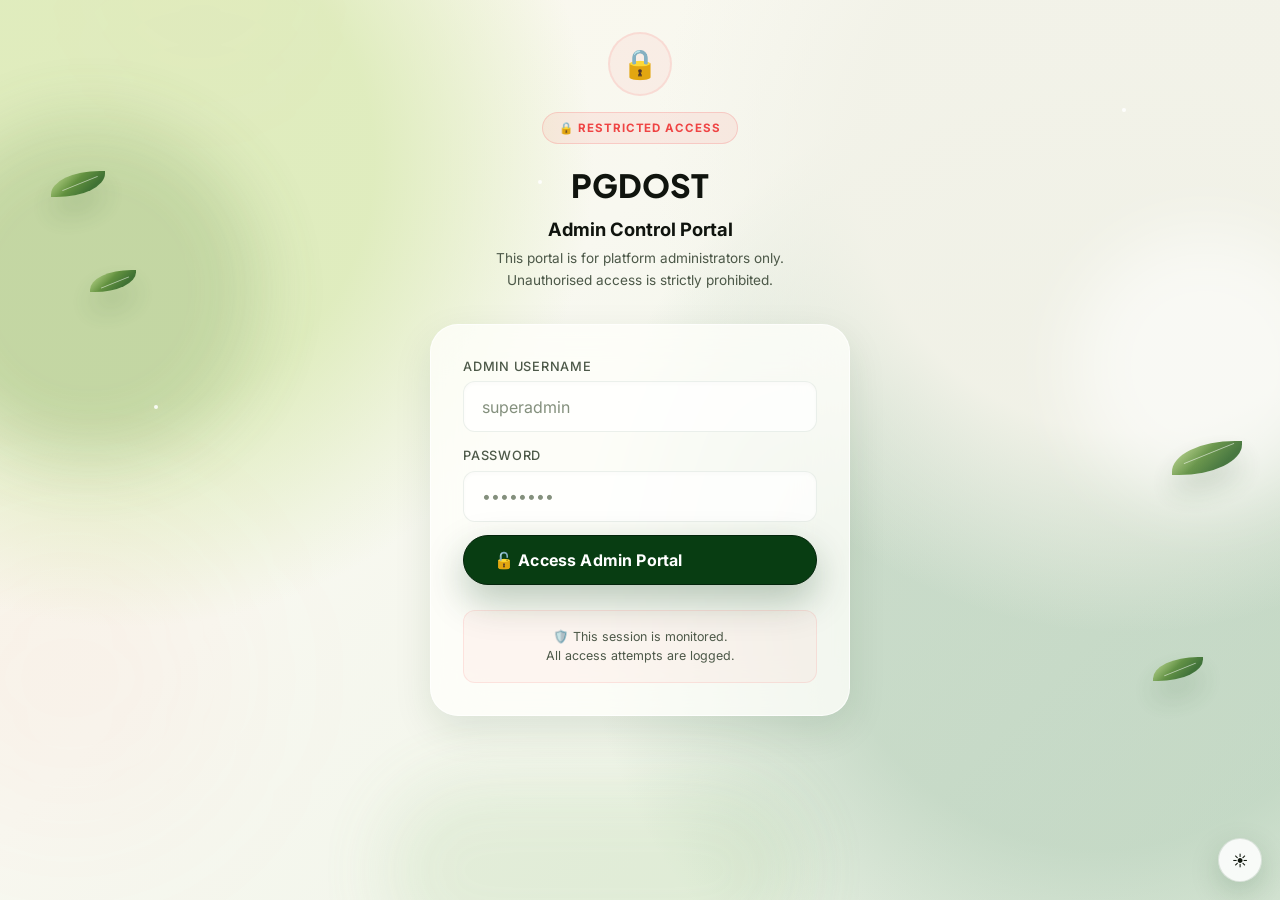
<file: frontend/pages/admin-portal/login.html>
<!DOCTYPE html>
<html lang="en">
<head>
  <meta charset="UTF-8" />
  <meta name="viewport" content="width=device-width, initial-scale=1.0" />
  <title>PGDOST — Private Admin Portal</title>
  <!-- No meta description intentionally — keep this page hidden from search engines -->
  <meta name="robots" content="noindex, nofollow" />
  <link rel="stylesheet" href="../../css/style.css" />
  <link rel="stylesheet" href="../../css/theme-dark.css" />
<link rel="stylesheet" href="../../css/cinematic.css" />


  <script>
    (function () {
      try {
        var t = localStorage.getItem('pgdost-theme') === 'dark' ? 'dark' : 'light';
        document.documentElement.classList.add(t + '-mode');
      } catch (e) {
        document.documentElement.classList.add('light-mode');
      }
    })();
  </script>
  <style>
    body {
      display: flex;
      min-height: 100vh;
      align-items: center;
      justify-content: center;
      padding: var(--space-xl);
      position: relative;
    }
    body::before {
      content: '';
      position: absolute;
      width: 400px; height: 400px;
      border-radius: 50%;
      background: rgba(248,113,113,0.06);
      filter: blur(100px);
      top: -100px; right: -100px;
    }
    body::after {
      content: '';
      position: absolute;
      width: 300px; height: 300px;
      border-radius: 50%;
      background: rgba(248,113,113,0.05);
      filter: blur(80px);
      bottom: -80px; left: -80px;
    }
    .portal-wrap { width: 100%; max-width: 420px; position: relative; z-index: 1; }
    .portal-badge {
      display: inline-flex;
      align-items: center;
      gap: 6px;
      background: rgba(248,113,113,0.1);
      border: 1px solid rgba(248,113,113,0.25);
      color: var(--clr-danger);
      font-size: 0.72rem;
      font-weight: 700;
      padding: 0.35rem 1rem;
      border-radius: var(--radius-full);
      text-transform: uppercase;
      letter-spacing: 0.08em;
      margin-bottom: var(--space-md);
      animation: pulseGlow 3s ease-in-out infinite;
    }
    .portal-lock {
      width: 64px; height: 64px;
      margin: 0 auto var(--space-md);
      border-radius: 50%;
      background: rgba(248,113,113,0.08);
      border: 2px solid rgba(248,113,113,0.15);
      display: flex; align-items: center; justify-content: center;
      font-size: 1.8rem;
      animation: float 5s ease-in-out infinite;
    }
    .portal-logo {
      font-family: var(--font-head);
      font-size: 2rem;
      font-weight: 900;
      margin-bottom: 4px;
    }
    .portal-title { font-size: 1.15rem; font-weight: 700; color: var(--clr-text); margin-bottom: var(--space-xs); }
    .portal-subtitle { font-size: 0.85rem; color: var(--clr-text-muted); margin-bottom: var(--space-xl); line-height: 1.6; }
    .security-note {
      background: rgba(248,113,113,0.06);
      border: 1px solid rgba(248,113,113,0.15);
      border-radius: var(--radius-md);
      padding: var(--space-md);
      font-size: 0.78rem;
      color: var(--clr-text-muted);
      margin-top: var(--space-lg);
      text-align: center;
      line-height: 1.6;
    }
  </style>
</head>
<body class="bg-gradient-mesh light-mode">
  <div class="portal-wrap animate-scale-in">
    <div class="text-center mb-xl">
      <div class="portal-lock">🔒</div>
      <div class="portal-badge">🔒 Restricted Access</div>
      <div class="portal-logo gradient-text">PGDOST</div>
      <div class="portal-title">Admin Control Portal</div>
      <p class="portal-subtitle">This portal is for platform administrators only.<br>Unauthorised access is strictly prohibited.</p>
    </div>

    <div class="card">
      <form id="admin-login-form" class="flex flex-col gap-md">
        <div class="form-group animate-fade-up" style="animation-delay: 0.1s">
          <label class="form-label" for="admin-username">Admin Username</label>
          <input id="admin-username" type="text" class="form-input" placeholder="superadmin" autocomplete="off" required />
        </div>
        <div class="form-group animate-fade-up" style="animation-delay: 0.2s">
          <label class="form-label" for="admin-password">Password</label>
          <input id="admin-password" type="password" class="form-input" placeholder="••••••••" autocomplete="current-password" required />
        </div>
        <p id="admin-error" class="form-error hidden animate-fade-up" style="animation-delay: 0.3s"></p>
        <button id="admin-login-btn" type="submit" class="btn btn-primary btn-lg w-full animate-fade-up" style="background: linear-gradient(135deg, #c0392b, #e74c3c); box-shadow: 0 4px 20px rgba(220,38,38,0.3); animation-delay: 0.4s">
          🔓 Access Admin Portal
        </button>
      </form>

      <div class="security-note">
        🛡️ This session is monitored.<br>
        All access attempts are logged.
      </div>
    </div>
  </div>

  <div id="toast-container"></div>
  <script src="../../scripts/api.js"></script>
<script src="../../scripts/cinematic.js"></script>

  <script>
    // If already logged in as superadmin, redirect directly
    if (Auth.isLoggedIn() && Auth.getRole() === 'superadmin') {
      window.location.href = '../admin-dashboard.html';
    }

    document.getElementById('admin-login-form').addEventListener('submit', async (e) => {
      e.preventDefault();
      const btn = document.getElementById('admin-login-btn');
      const errorEl = document.getElementById('admin-error');
      errorEl.classList.add('hidden');
      btn.disabled = true;
      btn.innerHTML = '<span class="spinner" style="width:16px;height:16px;border-width:2px;"></span> Verifying…';

      try {
        const data = await api.post('/auth/login/', {
          username: document.getElementById('admin-username').value.trim(),
          password: document.getElementById('admin-password').value,
        });

        // STRICT CHECK: Only superadmin role is allowed
        if (data.role !== 'superadmin') {
          throw new Error('Access denied. This portal is restricted to platform administrators only.');
        }

        Auth.setTokens(data.access, data.refresh);
        Auth.setUser({ username: data.username, role: data.role });
        Toast.success(`Welcome, ${data.username}. Redirecting to admin dashboard…`);

        setTimeout(() => {
          window.location.href = '../admin-dashboard.html';
        }, 1000);

      } catch (err) {
        errorEl.textContent = err.message || 'Authentication failed.';
        errorEl.classList.remove('hidden');
        btn.disabled = false;
        btn.innerHTML = '🔓 Access Admin Portal';
      }
    });
  </script>
</body>
</html>
</file>
<file: frontend/css/style.css>
/* ============================================================
   PGDOST Design System — style.css
   Sage-green theme, glassmorphism, premium dark mode
   ============================================================ */

@import url('https://fonts.googleapis.com/css2?family=Inter:wght@300;400;500;600;700;800&family=Plus+Jakarta+Sans:wght@400;500;600;700;800&display=swap');

/* ── CSS Variables ─────────────────────────────────────────── */
:root {
  /* Brand Palette — Forest Sage (from image) */
  --clr-brand-50:  #f7f5ec;
  --clr-brand-100: #ede8d5;  /* cream tint */
  --clr-brand-200: #E8DFC0;  /* cream/beige — strip 1 */
  --clr-brand-300: #8FB878;  /* light sage green — strip 2 */
  --clr-brand-400: #8FB878;  /* light sage (primary light) */
  --clr-brand-500: #5A8B4C;  /* medium green — strip 3 (primary) */
  --clr-brand-600: #4a7340;
  --clr-brand-700: #3a5c32;
  --clr-brand-800: #2D5A27;  /* dark forest green — strip 4 */
  --clr-brand-900: #1e3d1a;

  /* Neutrals (Light Theme) */
  --clr-bg:        #E8DFC0;  /* Cream beige base (strip 1) */
  --clr-bg-2:      #f2edd4;  /* Slightly lighter cream */
  --clr-bg-3:      #dbd5ae;  /* Deeper cream/khaki */
  --clr-surface:   #faf8f0;  /* Near-white cream cards */
  --clr-border:    rgba(45,90,39,0.12);
  --clr-text:      #2D5A27;  /* Dark forest green text */
  --clr-text-muted: #5A8B4C;
  --clr-text-faint: #8FB878;

  /* Semantic */
  --clr-success:   #22c55e;
  --clr-warning:   #f59e0b;
  --clr-danger:    #ef4444;
  --clr-info:      #3b82f6;

  /* Typography */
  --font-sans:  'Inter', system-ui, sans-serif;
  --font-head:  'Plus Jakarta Sans', system-ui, sans-serif;

  /* Spacing */
  --space-xs:  0.25rem;
  --space-sm:  0.5rem;
  --space-md:  1rem;
  --space-lg:  1.5rem;
  --space-xl:  2rem;
  --space-2xl: 3rem;
  --space-3xl: 4.5rem;

  /* Radii */
  --radius-sm: 6px;
  --radius-md: 12px;
  --radius-lg: 18px;
  --radius-xl: 24px;
  --radius-full: 999px;

  /* Shadows (Enhanced for better depth) */
  --shadow-sm:  0 2px 6px rgba(45,90,39,0.08), 0 1px 2px rgba(0,0,0,0.04);
  --shadow-md:  0 8px 20px rgba(45,90,39,0.12), 0 3px 8px rgba(0,0,0,0.06);
  --shadow-lg:  0 16px 48px rgba(45,90,39,0.15), 0 6px 16px rgba(0,0,0,0.08);
  --shadow-xl:  0 24px 72px rgba(45,90,39,0.18), 0 10px 24px rgba(0,0,0,0.1);
  --shadow-brand: 0 8px 32px rgba(90,139,76,0.35);
  --shadow-glow: 0 0 40px rgba(90,139,76,0.25);

  /* Transitions */
  --ease: cubic-bezier(0.4, 0, 0.2, 1);
  --ease-spring: cubic-bezier(0.34, 1.56, 0.64, 1);
  --dur-fast: 150ms;
  --dur-base: 250ms;
  --dur-slow: 400ms;

  /* Glass */
  --glass-bg: rgba(232,223,192,0.65);
  --glass-border: rgba(232,223,192,0.55);
  --glass-bg-strong: rgba(242,237,212,0.88);

  /* Semantic theme tokens (use across all modules) */
  --text-primary: var(--clr-text);
  --text-secondary: var(--clr-text-muted);
  --text-muted: var(--clr-text-faint);
  --card-background: var(--glass-bg-strong);
  --input-background: rgba(255, 255, 255, 0.82);
  --border-color: var(--clr-border);
  --hover-background: rgba(143, 184, 120, 0.12);
  --dropdown-background: #faf8f0;
  --surface-elevated: var(--clr-surface);
}

/* ── Animations ────────────────────────────────────────────── */
@keyframes fadeSlideUp {
  0% { opacity: 0; transform: translateY(30px) scale(0.95); }
  100% { opacity: 1; transform: translateY(0) scale(1); }
}
@keyframes fadeIn {
  0% { opacity: 0; }
  100% { opacity: 1; }
}
@keyframes float {
  0%, 100% { transform: translateY(0) scale(1); }
  50% { transform: translateY(-15px) scale(1.02); }
}
@keyframes pulseGlow {
  0%, 100% { box-shadow: 0 0 20px rgba(90,139,76,0.15); }
  50% { box-shadow: 0 0 50px rgba(90,139,76,0.4); }
}
@keyframes shimmer {
  0% { background-position: -200% 0; }
  100% { background-position: 200% 0; }
}
@keyframes gradientShift {
  0%, 100% { background-position: 0% 50%; }
  50% { background-position: 100% 50%; }
}
@keyframes pulse {
  0%, 100% { opacity: 0.3; }
  50% { opacity: 0.6; }
}
@keyframes scaleIn {
  0% { opacity: 0; transform: scale(0.85) perspective(1000px) rotateX(10deg); }
  100% { opacity: 1; transform: scale(1) perspective(1000px) rotateX(0deg); }
}

.animate-fade-up { animation: fadeSlideUp 0.8s var(--ease-spring) forwards; opacity: 0; }
.animate-fade-in { animation: fadeIn 0.6s var(--ease) forwards; opacity: 0; }
.animate-scale-in { animation: scaleIn 0.7s var(--ease-spring) forwards; opacity: 0; }
.animate-float { animation: float 6s ease-in-out infinite; }


/* ── Reset ─────────────────────────────────────────────────── */
*, *::before, *::after {
  box-sizing: border-box;
  margin: 0;
  padding: 0;
}
html { scroll-behavior: smooth; }
body {
  font-family: var(--font-sans);
  background-color: var(--clr-bg);
  color: var(--clr-text);
  line-height: 1.6;
  min-height: 100vh;
  -webkit-font-smoothing: antialiased;
}
img, video { max-width: 100%; display: block; }
a { color: inherit; text-decoration: none; }
button { cursor: pointer; font-family: inherit; border: none; background: none; }
input, select, textarea { font-family: inherit; font-size: 1rem; }
ul { list-style: none; }

/* ── Background Gradient ───────────────────────────────────── */
.bg-gradient-mesh {
  background:
    radial-gradient(ellipse at 15% 15%, rgba(143,184,120,0.30) 0%, transparent 50%),
    radial-gradient(ellipse at 85% 20%, rgba(90,139,76,0.18) 0%, transparent 45%),
    radial-gradient(ellipse at 50% 80%, rgba(232,223,192,0.45) 0%, transparent 55%),
    radial-gradient(ellipse at 80% 80%, rgba(45,90,39,0.10) 0%, transparent 40%),
    var(--clr-bg);
  min-height: 100vh;
}

/* ── Typography ───────────────────────────────────────────── */
h1, h2, h3, h4, h5, h6 { font-family: var(--font-head); font-weight: 700; line-height: 1.2; }
.text-xs   { font-size: 0.75rem; }
.text-sm   { font-size: 0.875rem; }
.text-base { font-size: 1rem; }
.text-lg   { font-size: 1.125rem; }
.text-xl   { font-size: 1.25rem; }
.text-2xl  { font-size: 1.5rem; }
.text-3xl  { font-size: 2rem; }
.text-4xl  { font-size: 2.5rem; }
.text-5xl  { font-size: 3.5rem; }
.font-medium { font-weight: 500; }
.font-semibold { font-weight: 600; }
.font-bold { font-weight: 700; }
.text-muted { color: var(--clr-text-muted); }
.text-brand { color: var(--clr-brand-400); }
.text-brand-light { color: var(--clr-brand-300); }
.text-success { color: var(--clr-success); }
.text-warning { color: var(--clr-warning); }
.text-danger  { color: var(--clr-danger); }
.text-info    { color: var(--clr-info); }

/* ── Layout ───────────────────────────────────────────────── */
.container {
  width: 100%;
  max-width: 1280px;
  margin-inline: auto;
  padding-inline: var(--space-xl);
}
.container-sm { max-width: 600px; margin-inline: auto; padding-inline: var(--space-xl); }
.container-md { max-width: 900px; margin-inline: auto; padding-inline: var(--space-xl); }

/* ── Grid & Flex Utilities ─────────────────────────────────── */
.flex { display: flex; }
.flex-col { flex-direction: column; }
.items-center { align-items: center; }
.items-start { align-items: flex-start; }
.justify-center { justify-content: center; }
.justify-between { justify-content: space-between; }
.justify-end { justify-content: flex-end; }
.gap-xs { gap: var(--space-xs); }
.gap-sm { gap: var(--space-sm); }
.gap-md { gap: var(--space-md); }
.gap-lg { gap: var(--space-lg); }
.gap-xl { gap: var(--space-xl); }
.flex-wrap { flex-wrap: wrap; }
.flex-1 { flex: 1; }
.grid { display: grid; }
.grid-2 { grid-template-columns: repeat(2, 1fr); }
.grid-3 { grid-template-columns: repeat(3, 1fr); }
.grid-4 { grid-template-columns: repeat(4, 1fr); }

/* ── Spacing Utils ─────────────────────────────────────────── */
.p-sm { padding: var(--space-sm); }
.p-md { padding: var(--space-md); }
.p-lg { padding: var(--space-lg); }
.p-xl { padding: var(--space-xl); }
.py-sm { padding-block: var(--space-sm); }
.py-md { padding-block: var(--space-md); }
.py-lg { padding-block: var(--space-lg); }
.py-xl { padding-block: var(--space-xl); }
.py-2xl { padding-block: var(--space-2xl); }
.py-3xl { padding-block: var(--space-3xl); }
.px-md { padding-inline: var(--space-md); }
.px-lg { padding-inline: var(--space-lg); }
.mt-sm { margin-top: var(--space-sm); }
.mt-md { margin-top: var(--space-md); }
.mt-lg { margin-top: var(--space-lg); }
.mt-xl { margin-top: var(--space-xl); }
.mb-md { margin-bottom: var(--space-md); }
.mb-lg { margin-bottom: var(--space-lg); }
.w-full { width: 100%; }
.text-center { text-align: center; }
.hidden { display: none !important; }

/* ── Glass Card ───────────────────────────────────────────── */
.card {
  background: var(--glass-bg-strong);
  border: 1px solid rgba(90,139,76,0.25);
  border-radius: var(--radius-xl);
  backdrop-filter: blur(25px);
  -webkit-backdrop-filter: blur(25px);
  padding: var(--space-xl);
  box-shadow: var(--shadow-md), inset 0 1px 0 rgba(255,255,255,0.6);
  transition: all 0.4s var(--ease-spring);
  position: relative;
  overflow: hidden;
}
.card::before {
  content: '';
  position: absolute;
  top: 0; left: -100%;
  width: 50%; height: 100%;
  background: linear-gradient(to right, rgba(255,255,255,0) 0%, rgba(255,255,255,0.3) 50%, rgba(255,255,255,0) 100%);
  transform: skewX(-20deg);
  transition: all 0.7s ease;
  z-index: 0;
  pointer-events: none;
}
.card:hover::before {
  left: 200%;
}
.card:hover {
  box-shadow: var(--shadow-xl), var(--shadow-glow), inset 0 1px 0 rgba(255,255,255,0.8);
  transform: translateY(-6px) scale(1.01);
  border-color: rgba(90,139,76,0.45);
}
.card > * { position: relative; z-index: 1; }
.card-sm { padding: var(--space-lg); border-radius: var(--radius-md); }
.card-flat { background: var(--clr-bg-3); border: 1px solid var(--clr-border); }

/* ── Buttons ───────────────────────────────────────────────── */
.btn {
  display: inline-flex;
  align-items: center;
  gap: var(--space-sm);
  padding: 0.625rem 1.25rem;
  border-radius: var(--radius-full);
  font-size: 0.875rem;
  font-weight: 600;
  transition: all var(--dur-base) var(--ease);
  white-space: nowrap;
  letter-spacing: 0.01em;
}
.btn-primary {
  background: linear-gradient(135deg, var(--clr-brand-500), var(--clr-brand-600));
  color: #fff;
  box-shadow: var(--shadow-brand);
  position: relative;
  overflow: hidden;
  font-weight: 700;
  border: 1px solid rgba(255,255,255,0.1);
}
.btn-primary::before {
  content: '';
  position: absolute; inset: 0;
  background: linear-gradient(135deg, transparent 40%, rgba(255,255,255,0.3) 50%, transparent 60%);
  background-size: 200% 100%;
  opacity: 0;
  transition: opacity var(--dur-base) var(--ease);
}
.btn-primary:hover::before { opacity: 1; animation: shimmer 1.2s ease infinite; }
.btn-primary:hover {
  background: linear-gradient(135deg, var(--clr-brand-400), var(--clr-brand-500));
  transform: translateY(-3px) scale(1.02);
  box-shadow: 0 15px 45px rgba(90,139,76,0.5);
}
.btn-primary:active { transform: translateY(0) scale(0.98); box-shadow: var(--shadow-md); }
.btn-secondary {
  background: rgba(0,0,0,0.04);
  color: var(--clr-text);
  border: 1px solid var(--clr-border);
}
.btn-secondary:hover {
  background: rgba(0,0,0,0.08);
  border-color: rgba(0,0,0,0.15);
}
.btn-danger {
  background: rgba(248,113,113,0.15);
  color: var(--clr-danger);
  border: 1px solid rgba(248,113,113,0.3);
}
.btn-danger:hover { background: rgba(248,113,113,0.25); }
.btn-success {
  background: rgba(74,222,128,0.15);
  color: var(--clr-success);
  border: 1px solid rgba(74,222,128,0.3);
}
.btn-success:hover { background: rgba(74,222,128,0.25); }
.btn-lg { padding: 0.875rem 1.875rem; font-size: 1rem; }
.btn-sm { padding: 0.375rem 0.875rem; font-size: 0.8rem; }
.btn:disabled { opacity: 0.5; cursor: not-allowed; transform: none !important; }

/* ── Badges ────────────────────────────────────────────────── */
.badge {
  display: inline-flex;
  align-items: center;
  padding: 0.2rem 0.65rem;
  border-radius: var(--radius-full);
  font-size: 0.7rem;
  font-weight: 600;
  letter-spacing: 0.05em;
  text-transform: uppercase;
}
.badge-green  { background: rgba(34,197,94,0.15);  color: var(--clr-success); }
.badge-yellow { background: rgba(245,158,11,0.15);  color: var(--clr-warning); }
.badge-red    { background: rgba(239,68,68,0.15); color: var(--clr-danger); }
.badge-blue   { background: rgba(59,130,246,0.15);  color: var(--clr-info); }
.badge-brand  { background: rgba(123,138,98,0.15);    color: var(--clr-brand-600); }

/* ── Form Elements ─────────────────────────────────────────── */
.form-group { display: flex; flex-direction: column; gap: var(--space-xs); }
.form-label {
  font-size: 0.8rem;
  font-weight: 500;
  color: var(--clr-text-muted);
  text-transform: uppercase;
  letter-spacing: 0.06em;
}
.form-input, .form-select, .form-textarea {
  background: rgba(255,255,255,0.85);
  border: 2px solid rgba(90,139,76,0.15);
  border-radius: var(--radius-md);
  color: var(--clr-text);
  padding: 0.9rem 1.1rem;
  transition: all 0.3s var(--ease-spring);
  outline: none;
  width: 100%;
  min-height: 48px;
  font-size: 1rem;
  box-shadow: inset 0 2px 4px rgba(0,0,0,0.02);
}
.form-input:hover, .form-select:hover, .form-textarea:hover {
  border-color: rgba(90,139,76,0.4);
  background: #ffffff;
  box-shadow: inset 0 2px 4px rgba(0,0,0,0.02), 0 4px 12px rgba(90,139,76,0.08);
  transform: translateY(-1px);
}
.form-input:focus, .form-select:focus, .form-textarea:focus {
  border-color: var(--clr-brand-500);
  background: #ffffff;
  box-shadow: inset 0 2px 4px rgba(0,0,0,0.02), 0 0 0 4px rgba(90,139,76,0.2), 0 6px 16px rgba(45,90,39,0.12);
  transform: translateY(-2px);
}
.form-input::placeholder, .form-textarea::placeholder { color: var(--clr-text-faint); }
.form-select { appearance: none; }
.form-textarea { resize: vertical; min-height: 100px; }
.form-error { font-size: 0.8rem; color: var(--clr-danger); margin-top: var(--space-xs); }
.form-grid { display: grid; grid-template-columns: 1fr 1fr; gap: var(--space-md); }

/* ── Navbar ────────────────────────────────────────────────── */
.navbar {
  position: sticky;
  top: 0;
  z-index: 100;
  background: rgba(237,232,213,0.92);
  backdrop-filter: blur(20px);
  -webkit-backdrop-filter: blur(20px);
  border-bottom: 1px solid rgba(90,139,76,0.12);
  padding: 1rem var(--space-xl);
  display: flex;
  align-items: center;
  justify-content: space-between;
  gap: var(--space-lg);
  box-shadow: 0 2px 12px rgba(90,139,76,0.06);
}
.navbar-logo {
  font-family: var(--font-head);
  font-size: 1.4rem;
  font-weight: 800;
  background: linear-gradient(135deg, var(--clr-brand-400), var(--clr-brand-200));
  -webkit-background-clip: text;
  -webkit-text-fill-color: transparent;
  background-clip: text;
}
.navbar-logo span { color: var(--clr-text); -webkit-text-fill-color: var(--clr-text); font-weight: 400; font-size: 0.9rem; vertical-align: middle; }
.navbar-links { display: flex; align-items: center; gap: var(--space-lg); }
.navbar-link {
  color: var(--clr-text-muted);
  font-size: 0.9rem;
  font-weight: 500;
  transition: color var(--dur-fast) var(--ease);
  position: relative;
}
.navbar-link::after {
  content: '';
  position: absolute;
  bottom: -4px; left: 0; right: 0;
  height: 2px;
  background: var(--clr-brand-400);
  border-radius: 2px;
  transform: scaleX(0);
  transition: transform var(--dur-base) var(--ease);
}
.navbar-link:hover { color: var(--clr-text); }
.navbar-link:hover::after, .navbar-link.active::after { transform: scaleX(1); }
.navbar-link.active { color: var(--clr-text); }

/* ── Sidebar Dashboard Layout ──────────────────────────────── */
.dashboard-layout {
  display: grid;
  grid-template-columns: 260px 1fr;
  min-height: 100vh;
}
.sidebar {
  background: linear-gradient(175deg, #1e3d1a 0%, #2D5A27 35%, #3a6830 70%, #4a7340 100%);
  border-right: 1px solid rgba(45,90,39,0.3);
  display: flex;
  flex-direction: column;
  padding: var(--space-xl) 0;
  position: sticky;
  top: 0;
  height: 100vh;
  overflow-y: auto;
}
.sidebar-logo {
  padding: 0 var(--space-lg) var(--space-xl);
  border-bottom: 1px solid rgba(255,255,255,0.1);
  margin-bottom: var(--space-lg);
  font-family: var(--font-head);
  font-size: 1.3rem;
  font-weight: 800;
  background: linear-gradient(135deg, #E8DFC0, #8FB878);
  -webkit-background-clip: text;
  -webkit-text-fill-color: transparent;
  background-clip: text;
}
.sidebar-nav { flex: 1; padding: 0 var(--space-md); display: flex; flex-direction: column; gap: var(--space-xs); }
.sidebar-item {
  display: flex;
  align-items: center;
  gap: var(--space-md);
  padding: 0.75rem var(--space-md);
  border-radius: var(--radius-md);
  color: rgba(255,255,255,0.65);
  font-size: 0.9rem;
  font-weight: 500;
  transition: all var(--dur-fast) var(--ease);
  cursor: pointer;
}
.sidebar-item:hover { background: rgba(255,255,255,0.08); color: rgba(255,255,255,0.9); }
.sidebar-item.active { background: rgba(143,184,120,0.22); color: #fff; font-weight: 600; border: 1px solid rgba(143,184,120,0.25); }
.sidebar-item .icon { font-size: 1.1rem; width: 20px; text-align: center; }
.sidebar-section-label {
  font-size: 0.68rem;
  font-weight: 700;
  letter-spacing: 0.12em;
  text-transform: uppercase;
  color: rgba(255,255,255,0.35);
  padding: var(--space-md) var(--space-md) var(--space-xs);
}
.sidebar-user {
  padding: var(--space-md) var(--space-lg);
  border-top: 1px solid rgba(255,255,255,0.1);
  display: flex;
  align-items: center;
  gap: var(--space-sm);
}
.sidebar-avatar {
  width: 36px; height: 36px;
  border-radius: var(--radius-full);
  background: linear-gradient(135deg, var(--clr-brand-500), var(--clr-brand-300));
  display: flex; align-items: center; justify-content: center;
  font-weight: 700; font-size: 0.9rem; color: #fff; flex-shrink: 0;
}
.dashboard-main { background: var(--clr-bg); overflow-y: auto; }
.dashboard-content { padding: var(--space-2xl); }

/* ── Stats Cards ───────────────────────────────────────────── */
.stats-grid { display: grid; grid-template-columns: repeat(auto-fit, minmax(220px, 1fr)); gap: 1.5rem; }
.stat-card {
  background: var(--glass-bg-strong);
  border: 1px solid rgba(90,139,76,0.18);
  border-radius: var(--radius-lg);
  padding: 1.5rem;
  display: flex;
  align-items: center;
  gap: var(--space-md);
  backdrop-filter: blur(16px);
  transition: all var(--dur-base) var(--ease-spring);
  box-shadow: var(--shadow-md);
}
.stat-card:hover { 
  transform: translateY(-5px);
  box-shadow: var(--shadow-lg), var(--shadow-glow);
  border-color: rgba(90,139,76,0.3);
}
.stat-icon {
  width: 56px; height: 56px;
  border-radius: var(--radius-md);
  display: flex; align-items: center; justify-content: center;
  font-size: 1.6rem; flex-shrink: 0;
  background: rgba(90,139,76,0.12);
}
.stat-icon-brand { background: rgba(123,138,98,0.2); }
.stat-icon-blue  { background: rgba(59,130,246,0.15); }
.stat-icon-warn  { background: rgba(245,158,11,0.15); }
.stat-icon-red   { background: rgba(239,68,68,0.15); }
.stat-value { font-family: var(--font-head); font-size: 2rem; font-weight: 800; line-height: 1; }
.stat-label { font-size: 0.8rem; color: var(--clr-text-muted); margin-top: 4px; }

/* ── Table ─────────────────────────────────────────────────── */
.table-wrapper { overflow-x: auto; border-radius: var(--radius-lg); border: 1px solid var(--clr-border); }
.table {
  width: 100%;
  border-collapse: collapse;
  font-size: 0.875rem;
}
.table thead { background: var(--clr-bg-3); }
.table th {
  padding: 0.875rem 1rem;
  text-align: left;
  font-weight: 600;
  font-size: 0.75rem;
  text-transform: uppercase;
  letter-spacing: 0.06em;
  color: var(--clr-text-muted);
  white-space: nowrap;
}
.table td { padding: 0.875rem 1rem; border-bottom: 1px solid var(--clr-border); vertical-align: middle; }
.table tbody tr:last-child td { border-bottom: none; }
.table tbody tr { transition: background var(--dur-fast) var(--ease); }
.table tbody tr:hover { background: rgba(0,0,0,0.03); }

/* ── Modal ─────────────────────────────────────────────────── */
.modal-overlay {
  position: fixed; inset: 0; z-index: 200;
  background: rgba(45,51,36,0.45);
  backdrop-filter: blur(8px);
  -webkit-backdrop-filter: blur(8px);
  display: flex; align-items: center; justify-content: center;
  padding: var(--space-lg);
  opacity: 0; pointer-events: none;
  transition: opacity var(--dur-base) var(--ease);
}
.modal-overlay.open { opacity: 1; pointer-events: all; }
.modal {
  background: var(--clr-bg-2);
  border: 1px solid rgba(255,255,255,0.6);
  border-radius: var(--radius-xl);
  padding: var(--space-xl);
  width: 100%;
  max-width: 520px;
  max-height: 90vh;
  overflow-y: auto;
  transform: scale(0.9) translateY(20px);
  transition: transform var(--dur-slow) var(--ease-spring);
  position: relative;
  box-shadow: var(--shadow-xl);
}
.modal-overlay.open .modal { transform: scale(1) translateY(0); }
.modal-header { display: flex; align-items: center; justify-content: space-between; margin-bottom: var(--space-lg); }
.modal-title { font-family: var(--font-head); font-size: 1.2rem; font-weight: 700; }
.modal-close { color: var(--clr-text-muted); font-size: 1.2rem; padding: var(--space-xs); border-radius: var(--radius-sm); transition: all var(--dur-fast) var(--ease); }
.modal-close:hover { background: rgba(0,0,0,0.08); color: var(--clr-text); }

/* ── Toast ─────────────────────────────────────────────────── */
#toast-container {
  position: fixed;
  bottom: 1.5rem; right: 1.5rem;
  z-index: 300;
  display: flex; flex-direction: column; gap: var(--space-sm);
}
.toast {
  background: var(--clr-bg-2);
  border: 1px solid var(--clr-border);
  border-radius: var(--radius-md);
  padding: 0.875rem 1.25rem;
  display: flex;
  align-items: center;
  gap: var(--space-sm);
  min-width: 280px;
  max-width: 380px;
  box-shadow: var(--shadow-lg);
  animation: slideInRight var(--dur-base) var(--ease) forwards;
  font-size: 0.875rem;
}
.toast.toast-success { border-left: 3px solid var(--clr-success); }
.toast.toast-error   { border-left: 3px solid var(--clr-danger); }
.toast.toast-info    { border-left: 3px solid var(--clr-info); }
.toast.toast-warning { border-left: 3px solid var(--clr-warning); }
@keyframes slideInRight {
  from { transform: translateX(100%); opacity: 0; }
  to   { transform: translateX(0); opacity: 1; }
}
@keyframes slideOutRight {
  from { transform: translateX(0); opacity: 1; }
  to   { transform: translateX(100%); opacity: 0; }
}
.toast.removing { animation: slideOutRight var(--dur-fast) var(--ease) forwards; }

/* ── Amenities / Tags ──────────────────────────────────────── */
.tag {
  display: inline-flex;
  align-items: center;
  gap: 4px;
  padding: 3px 10px;
  background: rgba(0,0,0,0.04);
  border: 1px solid var(--clr-border);
  border-radius: var(--radius-full);
  font-size: 0.75rem;
  color: var(--clr-text-muted);
}
.tag-active { background: rgba(123,138,98,0.15); border-color: rgba(123,138,98,0.3); color: var(--clr-brand-600); }

/* ── Divider ───────────────────────────────────────────────── */
.divider { height: 1px; background: var(--clr-border); margin: var(--space-lg) 0; }

/* ── Empty State ───────────────────────────────────────────── */
.empty-state {
  text-align: center;
  padding: var(--space-3xl) var(--space-xl);
  color: var(--clr-text-muted);
}
.empty-state-icon { font-size: 3rem; margin-bottom: var(--space-md); }
.empty-state h3   { font-size: 1.1rem; color: var(--clr-text); margin-bottom: var(--space-sm); }

/* ── Loading Spinner ───────────────────────────────────────── */
.spinner {
  width: 24px; height: 24px;
  border: 3px solid var(--clr-border);
  border-top-color: var(--clr-brand-400);
  border-radius: 50%;
  animation: spin 0.7s linear infinite;
}
@keyframes spin { to { transform: rotate(360deg); } }
.loading-overlay {
  position: absolute; inset: 0;
  display: flex; align-items: center; justify-content: center;
  background: rgba(232,223,192,0.75);
  border-radius: inherit;
  z-index: 10;
}

/* ── Hero Section ──────────────────────────────────────────── */
.hero {
  padding: var(--space-3xl) 0;
  text-align: center;
  position: relative;
  overflow: hidden;
}
.hero::before {
  content: '';
  position: absolute;
  width: 600px; height: 600px;
  border-radius: 50%;
  background: radial-gradient(circle, rgba(90,139,76,0.22) 0%, transparent 70%);
  top: -200px; left: 50%;
  transform: translateX(-50%);
  pointer-events: none;
}
.hero-title {
  font-size: clamp(2.5rem, 6vw, 4.5rem);
  font-weight: 800;
  line-height: 1.1;
  margin-bottom: var(--space-lg);
}
.hero-title .highlight {
  background: linear-gradient(135deg, #2D5A27, #5A8B4C, #8FB878);
  -webkit-background-clip: text;
  -webkit-text-fill-color: transparent;
  background-clip: text;
}
.hero-subtitle {
  font-size: 1.1rem;
  color: var(--clr-text-muted);
  max-width: 560px;
  margin: 0 auto var(--space-xl);
  line-height: 1.7;
}

/* ── Property Card ─────────────────────────────────────────── */
.property-card {
  background: var(--glass-bg-strong);
  border: 1px solid var(--glass-border);
  border-radius: var(--radius-xl);
  overflow: hidden;
  transition: all var(--dur-slow) var(--ease-spring);
  backdrop-filter: blur(16px);
  display: flex;
  flex-direction: column;
  cursor: pointer;
  box-shadow: var(--shadow-sm);
}
.property-card:hover { transform: translateY(-6px) scale(1.01); box-shadow: var(--shadow-xl), var(--shadow-glow); border-color: rgba(90,139,76,0.35); }
.property-card-image {
  height: 210px;
  background: linear-gradient(135deg, var(--clr-bg-3), var(--clr-surface));
  position: relative;
  overflow: hidden;
}
.property-card-image::after {
  content: '';
  position: absolute; inset: 0;
  background: linear-gradient(to top, rgba(0,0,0,0.25), transparent 60%);
  pointer-events: none;
}
.property-card-image[style*="background-image"] {
  transition: transform var(--dur-slow) var(--ease);
}
.property-card:hover .property-card-image[style*="background-image"] {
  transform: scale(1.05);
}
.property-card-body { padding: var(--space-lg); flex: 1; display: flex; flex-direction: column; }
.property-card-title { font-size: 1.25rem; font-weight: 700; margin-bottom: var(--space-xs); color: var(--clr-text); }
.property-card-location { font-size: 0.85rem; color: var(--clr-text-muted); margin-bottom: var(--space-md); display: flex; align-items: center; gap: 4px; }
.property-card-rent { font-size: 1.8rem; font-weight: 800; color: var(--clr-brand-500); display: flex; align-items: baseline; gap: 4px; }
.property-card-rent span { font-size: 0.9rem; font-weight: 500; color: var(--clr-text-muted); }
.property-card-amenities { display: flex; flex-wrap: wrap; gap: var(--space-sm); margin-top: auto; padding-top: var(--space-md); border-top: 1px solid var(--clr-border); }

/* ── Section Header ────────────────────────────────────────── */
.section-header { display: flex; align-items: center; justify-content: space-between; margin-bottom: var(--space-xl); }
.section-title { font-size: 1.5rem; font-weight: 700; }
.section-subtitle { color: var(--clr-text-muted); font-size: 0.9rem; margin-top: var(--space-xs); }

/* ── Timeline / Status Steps ───────────────────────────────── */
.timeline { display: flex; flex-direction: column; gap: 0; }
.timeline-item { display: flex; gap: var(--space-md); position: relative; }
.timeline-item:not(:last-child) .timeline-dot::after {
  content: '';
  position: absolute;
  left: 50%; top: 100%;
  transform: translateX(-50%);
  width: 2px; height: var(--space-lg);
  background: var(--clr-border);
}
.timeline-dot {
  width: 32px; height: 32px;
  border-radius: 50%;
  display: flex; align-items: center; justify-content: center;
  font-size: 0.8rem; font-weight: 700; flex-shrink: 0;
  position: relative;
}
.timeline-dot-active { background: var(--clr-brand-500); color: #fff; box-shadow: var(--shadow-brand); }
.timeline-dot-done { background: rgba(74,222,128,0.2); color: var(--clr-success); border: 2px solid var(--clr-success); }
.timeline-dot-pending { background: var(--clr-bg-3); color: var(--clr-text-faint); border: 2px solid var(--clr-border); }
.timeline-body { padding-bottom: var(--space-lg); flex: 1; }
.timeline-title { font-weight: 600; font-size: 0.9rem; }
.timeline-desc { font-size: 0.8rem; color: var(--clr-text-muted); margin-top: 2px; }

/* ── Search Bar ────────────────────────────────────────────── */
.search-bar {
  display: flex;
  align-items: center;
  background: rgba(255,255,255,0.05);
  border: 1px solid var(--clr-border);
  border-radius: var(--radius-full);
  padding: 0.75rem 1.25rem;
  gap: var(--space-sm);
  transition: all var(--dur-base) var(--ease);
  max-width: 560px;
  width: 100%;
}
.search-bar:focus-within { border-color: var(--clr-brand-400); box-shadow: 0 0 0 3px rgba(61,132,64,0.15); }
.search-bar input {
  background: none;
  border: none;
  outline: none;
  color: var(--clr-text);
  flex: 1;
  font-size: 0.95rem;
}
.search-bar input::placeholder { color: var(--clr-text-faint); }

/* ── Responsive ────────────────────────────────────────────── */
@media (max-width: 1024px) {
  .dashboard-layout { grid-template-columns: 1fr; }
  .sidebar { display: none; }
  .grid-4 { grid-template-columns: repeat(2, 1fr); }
  .grid-3 { grid-template-columns: repeat(2, 1fr); }
}
@media (max-width: 768px) {
  .container { padding-inline: var(--space-md); }
  .form-grid { grid-template-columns: 1fr; }
  .grid-2 { grid-template-columns: 1fr; }
  .grid-3 { grid-template-columns: 1fr; }
  .hero-title { font-size: 2rem; }
  .stats-grid { grid-template-columns: 1fr 1fr; }
  .dashboard-content { padding: var(--space-lg); }
}
@media (max-width: 480px) {
  .stats-grid { grid-template-columns: 1fr; }
  .navbar { padding: 0.875rem var(--space-md); }
}

/* ── Back to Home Link ─────────────────────────────────────── */
.back-to-home {
  position: absolute;
  top: 1.5rem;
  left: 1.5rem;
  display: inline-flex;
  align-items: center;
  gap: 0.5rem;
  color: var(--clr-text-muted);
  text-decoration: none;
  font-weight: 600;
  font-size: 0.88rem;
  z-index: 1000;
  background: var(--glass-bg);
  backdrop-filter: blur(12px);
  -webkit-backdrop-filter: blur(12px);
  padding: 0.5rem 1rem;
  border-radius: var(--radius-full);
  border: 1px solid var(--glass-border);
  transition: all var(--dur-base) var(--ease);
  box-shadow: var(--shadow-sm);
}
.back-to-home:hover {
  color: var(--clr-brand-600);
  transform: translateX(-3px);
  box-shadow: var(--shadow-md);
  border-color: rgba(123,138,98,0.3);
}

/* ── Scroll Reveal ──────��──────────────────────────────────── */
.reveal {
  opacity: 0;
  transform: translateY(30px);
  transition: opacity 0.7s var(--ease), transform 0.7s var(--ease);
}
.reveal.visible {
  opacity: 1;
  transform: translateY(0);
}
.reveal-delay-1 { transition-delay: 0.1s; }
.reveal-delay-2 { transition-delay: 0.2s; }
.reveal-delay-3 { transition-delay: 0.3s; }
.reveal-delay-4 { transition-delay: 0.4s; }
.reveal-delay-5 { transition-delay: 0.5s; }

/* ── Decorative Floating Orbs ──────────────────────────────── */
.deco-orb {
  position: absolute;
  border-radius: 50%;
  pointer-events: none;
  filter: blur(60px);
  opacity: 0.4;
  z-index: 0;
}
.deco-orb-1 {
  width: 300px; height: 300px;
  background: rgba(143,184,120,0.45);
  top: -100px; right: -80px;
  animation: float 8s ease-in-out infinite;
}
.deco-orb-2 {
  width: 200px; height: 200px;
  background: rgba(90,139,76,0.35);
  bottom: -60px; left: -60px;
  animation: float 10s ease-in-out infinite reverse;
}
.deco-orb-3 {
  width: 250px; height: 250px;
  background: rgba(232,223,192,0.50);
  top: 40%; left: 50%;
  transform: translateX(-50%);
  animation: float 12s ease-in-out infinite;
}

/* ── Gradient Text ─────────────────────────────────────────── */
.gradient-text {
  background: linear-gradient(135deg, #2D5A27, #5A8B4C, #8FB878, #E8DFC0);
  -webkit-background-clip: text;
  -webkit-text-fill-color: transparent;
  background-clip: text;
}

/* ── Section Divider ───────────────────────────────────────── */
.section-divider {
  width: 60px;
  height: 4px;
  border-radius: 2px;
  background: linear-gradient(90deg, var(--clr-brand-400), var(--clr-brand-200));
  margin: 0 auto var(--space-lg);
}

/* ── Max Width Utilities ───────────────────────────────────── */
.max-w-2xl { max-width: 42rem; }
.max-w-3xl { max-width: 48rem; }
.max-w-4xl { max-width: 56rem; }
.mx-auto { margin-inline: auto; }
.mb-xl { margin-bottom: var(--space-xl); }
.mb-2xl { margin-bottom: var(--space-2xl); }
.relative { position: relative; }
.overflow-hidden { overflow: hidden; }

/* ── Global Layout Utilities ── */
.flex { display: flex; }
.flex-col { flex-direction: column; }
.flex-1 { flex: 1; }
.flex-wrap { flex-wrap: wrap; }
.items-center { align-items: center; }
.justify-center { justify-content: center; }
.justify-between { justify-content: space-between; }
.gap-xs { gap: 0.25rem; }
.gap-sm { gap: 0.5rem; }
.gap-md { gap: 0.875rem; }
.gap-lg { gap: 1.25rem; }
.gap-xl { gap: 2rem; }
.grid { display: grid; }
.grid-2 { grid-template-columns: repeat(2, 1fr); }
.grid-3 { grid-template-columns: repeat(3, 1fr); }
.w-full { width: 100%; }
.h-full { height: 100%; }
.text-center { text-align: center; }
.text-left { text-align: left; }
.text-right { text-align: right; }
.hidden { display: none !important; }

/* ============================================================
   Premium PG Discovery Theme Override
   Keeps existing components and JS hooks, updates the visual skin.
   ============================================================ */

:root {
  --clr-brand-50: #f8fbf3;
  --clr-brand-100: #edf7e4;
  --clr-brand-200: #cce8bd;
  --clr-brand-300: #aee39a;
  --clr-brand-400: #69a653;
  --clr-brand-500: #0d4b18;
  --clr-brand-600: #083d12;
  --clr-brand-700: #062f0f;
  --clr-brand-800: #04250c;
  --clr-brand-900: #021a08;
  --clr-bg: #f7f8f1;
  --clr-bg-2: #eef8e7;
  --clr-bg-3: #e1ecd8;
  --clr-surface: #fffffb;
  --clr-border: rgba(8, 61, 18, 0.12);
  --clr-text: #082f12;
  --clr-text-muted: #536150;
  --clr-text-faint: #87937f;
  --glass-bg: rgba(255, 255, 251, 0.78);
  --glass-bg-strong: rgba(255, 255, 251, 0.94);
  --glass-border: rgba(8, 61, 18, 0.10);
  --shadow-sm: 0 8px 20px rgba(8, 61, 18, 0.06);
  --shadow-md: 0 14px 38px rgba(8, 61, 18, 0.10);
  --shadow-lg: 0 24px 58px rgba(8, 61, 18, 0.14);
  --shadow-xl: 0 34px 86px rgba(8, 61, 18, 0.18);
  --shadow-brand: 0 12px 28px rgba(8, 61, 18, 0.26);
}

body,
.bg-gradient-mesh {
  background: linear-gradient(180deg, #f9faf5 0%, #eef8e7 25%, #f7f8f1 52%, #f9faf5 100%) !important;
  color: var(--clr-text);
}

.deco-orb,
.hero-decoration {
  display: none !important;
}

.landing-nav {
  top: 0 !important;
  width: 100% !important;
  max-width: none !important;
  border-radius: 0 !important;
  border: 0 !important;
  border-bottom: 1px solid rgba(8, 61, 18, 0.08) !important;
  background: rgba(255, 255, 251, 0.88) !important;
  box-shadow: none !important;
  padding: 1.05rem clamp(1rem, 4vw, 2rem) !important;
}

.nav-logo,
.footer-brand-text,
.gradient-text {
  background: none !important;
  -webkit-text-fill-color: currentColor !important;
  color: var(--clr-text) !important;
}

.nav-logo {
  font-size: 1rem !important;
  letter-spacing: -0.01em !important;
}

.nav-text-link {
  color: #2b3528 !important;
  font-size: 0.76rem !important;
  padding: 0.35rem 0.55rem !important;
  background: transparent !important;
}

.nav-text-link::after {
  background: var(--clr-brand-500) !important;
}

.landing-nav .btn {
  padding: 0.48rem 0.85rem !important;
  font-size: 0.72rem !important;
}

.mobile-nav-panel {
  background: #fffffb !important;
  border-left-color: rgba(8, 61, 18, 0.12) !important;
}

.hero {
  min-height: 760px !important;
  display: grid !important;
  grid-template-columns: minmax(280px, 0.9fr) minmax(320px, 1fr) !important;
  align-items: center !important;
  gap: clamp(2rem, 7vw, 6rem) !important;
  max-width: 1240px !important;
  margin: 0 auto !important;
  padding: 7rem clamp(1rem, 3vw, 2rem) 5rem !important;
  text-align: left !important;
  background: transparent !important;
}

.hero::before {
  display: none !important;
}

.hero-badge,
.hero-logo,
.hero-tagline,
.search-container {
  grid-column: 1 !important;
  justify-self: start !important;
}

.hero-badge {
  margin: 0 0 1rem !important;
  border: 1px solid rgba(8, 61, 18, 0.12) !important;
  background: #fffffb !important;
  color: var(--clr-brand-500) !important;
  box-shadow: var(--shadow-sm) !important;
  font-size: 0.68rem !important;
}

.hero-logo {
  max-width: 650px !important;
  font-size: clamp(2.45rem, 5.2vw, 4.4rem) !important;
  line-height: 1.06 !important;
  letter-spacing: -0.035em !important;
  color: var(--clr-brand-700) !important;
  background: none !important;
  -webkit-text-fill-color: currentColor !important;
  margin-bottom: 1rem !important;
}

.hero-tagline {
  max-width: 540px !important;
  color: #536150 !important;
  font-size: clamp(0.95rem, 1.35vw, 1.05rem) !important;
  line-height: 1.78 !important;
  margin-bottom: 1.7rem !important;
}

.search-container {
  width: min(100%, 680px) !important;
  border-radius: 26px !important;
  padding: 0.8rem !important;
  background: rgba(255, 255, 251, 0.96) !important;
  border: 1px solid rgba(8, 61, 18, 0.08) !important;
  box-shadow: 0 18px 42px rgba(8, 61, 18, 0.16) !important;
}

.search-bar-enhanced {
  min-height: 48px !important;
  margin-bottom: 0.65rem !important;
  padding: 0.55rem 1rem !important;
  border: 0 !important;
  border-radius: 999px !important;
  background: #f8faf4 !important;
}

.filters-row {
  margin-bottom: 0.65rem !important;
}

.filter-pill,
.amenity-toggle {
  min-height: 36px !important;
  border-radius: 999px !important;
  border: 1px solid rgba(8, 61, 18, 0.10) !important;
  background: #fffffb !important;
  color: #536150 !important;
  box-shadow: none !important;
}

.amenity-toggle:has(input:checked),
.amenity-toggle.checked {
  background: #e7f7df !important;
  border-color: rgba(8, 61, 18, 0.24) !important;
  color: var(--clr-brand-600) !important;
}

.search-container .text-center {
  text-align: right !important;
}

.btn-primary {
  background: #083d12 !important;
  border: 1px solid #04250c !important;
  color: #fff !important;
  box-shadow: var(--shadow-brand) !important;
}

.btn-primary:hover {
  background: #0d4b18 !important;
  transform: translateY(-2px) !important;
}

.btn-secondary {
  background: #fffffb !important;
  color: var(--clr-brand-700) !important;
  border: 1px solid rgba(8, 61, 18, 0.16) !important;
}

.hero-visual {
  grid-column: 2 !important;
  grid-row: 1 / span 5 !important;
  position: relative !important;
  min-height: 520px !important;
  display: flex !important;
  align-items: center !important;
  justify-content: center !important;
}

.hero-slider {
  width: min(100%, 560px);
  aspect-ratio: 0.92;
  border-radius: 46px;
  background: transparent;
  position: relative;
  perspective: 1200px;
}

.hero-slide {
  position: absolute;
  inset: 0 1.4rem 1.2rem 0;
  opacity: 0;
  transform: translate3d(46px, 16px, -90px) rotateY(-9deg) scale(0.9);
  transform-origin: center;
  border: 14px solid rgba(255, 255, 251, 0.92);
  border-radius: 44px;
  box-shadow: 0 26px 70px rgba(8, 61, 18, 0.22);
  background-position: center;
  background-size: cover;
  cursor: pointer;
  overflow: hidden;
  pointer-events: none;
  transition:
    opacity 650ms var(--ease),
    transform 750ms cubic-bezier(0.22, 1, 0.36, 1),
    filter 650ms var(--ease),
    box-shadow 650ms var(--ease);
  filter: saturate(0.9) brightness(0.88);
  padding: 0;
  text-align: left;
}

.hero-slide::after {
  content: "";
  position: absolute;
  inset: 0;
  background: linear-gradient(180deg, rgba(2, 26, 8, 0.02), rgba(2, 26, 8, 0.18));
}

.hero-slide.active {
  z-index: 4;
  opacity: 1;
  pointer-events: auto;
  transform: translate3d(0, 0, 0) rotateY(0deg) scale(1);
  filter: saturate(1.02) brightness(1);
}

.hero-slide.prev,
.hero-slide.next {
  opacity: 0.42;
}

.hero-slide.prev {
  z-index: 2;
  transform: translate3d(-34px, 24px, -150px) rotateY(10deg) rotateZ(-2deg) scale(0.88);
}

.hero-slide.next {
  z-index: 3;
  transform: translate3d(42px, 34px, -120px) rotateY(-11deg) rotateZ(2deg) scale(0.9);
}

.hero-slide.active:hover {
  transform: translate3d(0, -8px, 0) rotateY(0deg) scale(1.01);
  box-shadow: 0 34px 84px rgba(8, 61, 18, 0.28);
}

.hero-slide-1 {
  background-image: url("https://images.unsplash.com/photo-1522708323590-d24dbb6b0267?auto=format&fit=crop&w=1000&q=90");
}

.hero-slide-2 {
  background-image: url("https://images.unsplash.com/photo-1600607687920-4e2a09cf159d?auto=format&fit=crop&w=1000&q=90");
}

.hero-slide-3 {
  background-image: url("https://images.unsplash.com/photo-1600210492486-724fe5c67fb0?auto=format&fit=crop&w=1000&q=90");
}

.hero-slide-4 {
  background-image: url("https://images.unsplash.com/photo-1600607687939-ce8a6c25118c?auto=format&fit=crop&w=1000&q=90");
}

.hero-rating-card {
  position: absolute;
  left: 1rem;
  bottom: 4.2rem;
  z-index: 2;
  width: 190px;
  border-radius: 18px;
  background: rgba(255, 255, 251, 0.92);
  border: 1px solid rgba(8, 61, 18, 0.10);
  box-shadow: var(--shadow-md);
  padding: 1rem 1.05rem;
  color: var(--clr-text);
}

.hero-rating-card::before {
  content: "*";
  display: inline-flex;
  width: 24px;
  height: 24px;
  align-items: center;
  justify-content: center;
  margin-right: 0.35rem;
  border-radius: 50%;
  background: #edf7e4;
  color: var(--clr-brand-600);
}

.hero-rating-card strong {
  font-size: 0.86rem;
}

.hero-rating-card span {
  display: block;
  margin-top: 0.45rem;
  color: var(--clr-text-muted);
  font-size: 0.78rem;
  line-height: 1.45;
}

.hero-slide-dots {
  position: absolute;
  z-index: 3;
  right: 1.4rem;
  bottom: 1.35rem;
  display: flex;
  gap: 0.45rem;
}

.hero-slide-dots span {
  width: 8px;
  height: 8px;
  border-radius: 999px;
  background: rgba(255, 255, 251, 0.55);
  transition: width 260ms var(--ease), background 260ms var(--ease);
}

.hero-slide-dots span.active {
  width: 26px;
  background: #fffffb;
}

.stats-strip {
  background: #f9faf5 !important;
  border: 0 !important;
  padding: 2.35rem 1rem !important;
}

.stats-inner {
  max-width: 880px !important;
  padding: 1.15rem !important;
  border-radius: 24px !important;
  background: #fffffb !important;
  border: 1px solid rgba(8, 61, 18, 0.08) !important;
  box-shadow: var(--shadow-sm) !important;
}

.stat-item-num {
  color: var(--clr-brand-600) !important;
}

#explore-section {
  max-width: 1220px !important;
  padding-top: 4.5rem !important;
  padding-bottom: 5rem !important;
}

.section-header {
  align-items: end !important;
  margin-bottom: 1.5rem !important;
}

.section-title,
.features-title {
  color: #11180f !important;
  letter-spacing: -0.02em !important;
}

.section-subtitle,
.features-subtitle {
  color: #66715f !important;
}

.properties-grid {
  grid-template-columns: repeat(auto-fill, minmax(300px, 1fr)) !important;
  gap: 2rem !important;
}

.see-more-wrap {
  display: flex;
  justify-content: center;
  padding-top: 2rem;
}

.see-more-btn {
  min-width: 180px;
}

.property-card {
  border-radius: 30px !important;
  border: 0 !important;
  background: #fffffb !important;
  box-shadow: none !important;
  overflow: hidden !important;
}

.property-card:hover {
  transform: translateY(-5px) !important;
  box-shadow: 0 22px 54px rgba(8, 61, 18, 0.12) !important;
}

.property-card-image {
  height: 250px !important;
  border-radius: 28px 28px 0 0 !important;
}

.property-card-image::after {
  background: linear-gradient(to top, rgba(2, 26, 8, 0.36), rgba(2, 26, 8, 0.02) 62%) !important;
}

.property-card-body {
  padding: 1.35rem 1.45rem 1.5rem !important;
}

.property-card-title {
  font-size: 1.06rem !important;
  color: #11180f !important;
}

.property-card-location,
.property-card-rent span {
  color: #6d7767 !important;
}

.property-card-rent {
  color: #11180f !important;
  font-size: 1.45rem !important;
}

.property-card-amenities,
.amenity-chip {
  border-color: rgba(8, 61, 18, 0.08) !important;
}

.property-detail-gallery {
  display: grid;
  gap: 0.85rem;
  margin-bottom: 1rem;
}

.property-detail-main-image {
  width: 100%;
  height: min(52vh, 430px);
  min-height: 280px;
  object-fit: cover;
  border-radius: 24px;
  border: 1px solid rgba(8, 61, 18, 0.08);
  box-shadow: 0 18px 42px rgba(8, 61, 18, 0.12);
  background: #eef8e7;
}

.property-detail-thumbs {
  display: grid;
  grid-template-columns: repeat(3, 1fr);
  gap: 0.7rem;
}

.property-detail-thumb {
  height: 92px;
  border-radius: 16px;
  overflow: hidden;
  border: 2px solid transparent;
  background: #eef8e7;
  padding: 0;
  box-shadow: none;
  transition: transform 180ms var(--ease), border-color 180ms var(--ease), opacity 180ms var(--ease);
}

.property-detail-thumb:hover,
.property-detail-thumb.active {
  border-color: var(--clr-brand-500);
  transform: translateY(-2px);
}

.property-detail-thumb:not(.active) {
  opacity: 0.78;
}

.property-detail-thumb img {
  width: 100%;
  height: 100%;
  object-fit: cover;
}

.amenity-chip,
.tag {
  background: #f3f8ef !important;
  color: var(--clr-brand-700) !important;
  border: 1px solid rgba(8, 61, 18, 0.08) !important;
}

.features {
  max-width: 1220px !important;
  padding: 5.5rem clamp(1rem, 3vw, 2rem) !important;
}

.section-label {
  background: #e8f7df !important;
  border-color: rgba(8, 61, 18, 0.12) !important;
  color: var(--clr-brand-700) !important;
}

.features-grid {
  gap: 1.4rem !important;
}

.feature-card {
  border-radius: 26px !important;
  background: #fffffb !important;
  border: 1px solid rgba(8, 61, 18, 0.08) !important;
  box-shadow: none !important;
}

.feature-card:hover {
  transform: translateY(-5px) !important;
  box-shadow: 0 18px 46px rgba(8, 61, 18, 0.10) !important;
}

.feature-icon {
  background: #e8f7df !important;
  color: var(--clr-brand-700) !important;
}

.feature-title,
.role-card-title {
  color: #11180f !important;
}

.feature-desc,
.role-card-desc,
.role-feature-item {
  color: #5d6858 !important;
}

.roles {
  max-width: none !important;
  padding: 5.5rem clamp(1rem, 3vw, 2rem) !important;
  background: #0d4b18 !important;
  color: #fff !important;
}

.roles .features-title,
.roles .features-subtitle,
.roles .section-label {
  color: #fff !important;
}

.roles .section-label {
  background: rgba(174, 227, 154, 0.14) !important;
  border-color: rgba(174, 227, 154, 0.22) !important;
}

.roles-grid {
  max-width: 900px !important;
}

.role-card {
  border-radius: 30px !important;
  background: rgba(255, 255, 251, 0.12) !important;
  border: 1px solid rgba(255, 255, 251, 0.16) !important;
  box-shadow: none !important;
}

.roles .role-card-title,
.roles .role-card-desc,
.roles .role-feature-item {
  color: #fff !important;
}

.role-feature-item::before {
  color: #aee39a !important;
}

.landing-footer {
  max-width: none !important;
  padding: 2.25rem clamp(1rem, 3vw, 2rem) !important;
  background: #fffffb !important;
  border-top: 1px solid rgba(8, 61, 18, 0.08) !important;
}

.footer-grid {
  max-width: 1180px !important;
  margin-inline: auto !important;
}

.footer-bottom {
  max-width: 1180px !important;
  margin-inline: auto !important;
  border-top-color: rgba(8, 61, 18, 0.08) !important;
}

.card,
.modal,
.auth-card .card {
  border-radius: 28px !important;
  background: rgba(255, 255, 251, 0.95) !important;
  border: 1px solid rgba(8, 61, 18, 0.10) !important;
  box-shadow: var(--shadow-md) !important;
}

.card:hover {
  transform: translateY(-3px) !important;
  box-shadow: var(--shadow-lg) !important;
}

.auth-panel {
  background:
    linear-gradient(180deg, rgba(2, 26, 8, 0.15), rgba(2, 26, 8, 0.58)),
    url("https://images.unsplash.com/photo-1618221195710-dd6b41faaea6?auto=format&fit=crop&w=1000&q=85") center / cover !important;
}

.auth-panel-content {
  text-align: left !important;
}

.auth-panel-logo {
  color: #fff !important;
  line-height: 1.05 !important;
}

.auth-panel-feature,
.step-text,
.auth-panel-tagline {
  color: rgba(255, 255, 255, 0.88) !important;
}

.role-badge,
.role-btn.selected {
  color: var(--clr-brand-700) !important;
  border-color: rgba(8, 61, 18, 0.18) !important;
  background: #e8f7df !important;
}

.back-to-home {
  background: rgba(255, 255, 251, 0.86) !important;
  border-color: rgba(8, 61, 18, 0.12) !important;
}

@media (max-width: 900px) {
  .hero {
    grid-template-columns: 1fr !important;
    min-height: auto !important;
    padding-top: 6.5rem !important;
    text-align: left !important;
  }

  .hero-visual {
    grid-column: 1 !important;
    grid-row: auto !important;
    min-height: 360px !important;
    width: 100% !important;
  }

  .hero-slider {
    width: min(100%, 460px);
    border-width: 10px;
    border-radius: 32px;
  }

  .hero-rating-card {
    left: clamp(0.5rem, 5vw, 2rem);
    bottom: 2rem;
  }
}

@media (max-width: 640px) {
  .landing-nav {
    padding: 0.8rem 1rem !important;
  }

  .hero-logo {
    font-size: clamp(2.05rem, 12vw, 3rem) !important;
  }

  .search-container .text-center {
    text-align: left !important;
  }

  .search-container .btn {
    width: 100% !important;
  }

  .stats-inner {
    grid-template-columns: 1fr 1fr !important;
  }

  .property-detail-main-image {
    min-height: 220px;
    height: 300px;
    border-radius: 18px;
  }

  .property-detail-thumbs {
    gap: 0.45rem;
  }

  .property-detail-thumb {
    height: 72px;
    border-radius: 12px;
  }

  .footer-grid {
    grid-template-columns: 1fr !important;
  }
}

/* ============================================================
   Reference Image Dual Theme Polish
   Light = cream nature glass. Dark = cinematic green neon.
   ============================================================ */

:root,
html.light-mode,
body.light-mode {
  --clr-brand-50: #f4faea;
  --clr-brand-100: #edf7df;
  --clr-brand-200: #d4efc6;
  --clr-brand-300: #9bd879;
  --clr-brand-400: #72b94e;
  --clr-brand-500: #0f5b20;
  --clr-brand-600: #0a4618;
  --clr-brand-700: #063612;
  --clr-brand-800: #04270d;
  --clr-brand-900: #021b08;
  --clr-bg: #f5f3e8;
  --clr-bg-2: #fbfbf3;
  --clr-bg-3: #edf4e4;
  --clr-surface: rgba(255, 255, 251, 0.9);
  --clr-border: rgba(9, 70, 24, 0.13);
  --clr-text: #10140e;
  --clr-text-muted: #4c5848;
  --clr-text-faint: #84907d;
  --glass-bg: rgba(255, 255, 251, 0.58);
  --glass-bg-strong: rgba(255, 255, 251, 0.82);
  --glass-border: rgba(255, 255, 255, 0.72);
  --theme-page-bg:
    radial-gradient(circle at 10% 18%, rgba(216, 233, 177, 0.78) 0 18%, transparent 34%),
    radial-gradient(circle at 88% 18%, rgba(242, 242, 232, 0.96) 0 20%, transparent 35%),
    radial-gradient(circle at 86% 64%, rgba(130, 172, 142, 0.36) 0 22%, transparent 42%),
    linear-gradient(135deg, #fbf7ea 0%, #f8f8f0 38%, #e9f2e4 100%);
  --theme-card-bg: rgba(255, 255, 251, 0.76);
  --theme-card-solid: #fffffb;
  --theme-hero-text: #10140e;
  --theme-glow: rgba(116, 170, 83, 0.26);
  --theme-neon: #83dc58;
  --shadow-brand: 0 16px 38px rgba(7, 56, 18, 0.28);
  --shadow-glow: 0 0 52px rgba(129, 185, 92, 0.28);
}

html.dark-mode,
body.dark-mode {
  --clr-brand-50: #efffe6;
  --clr-brand-100: #d8ffc2;
  --clr-brand-200: #b8f58b;
  --clr-brand-300: #95e35f;
  --clr-brand-400: #7dd650;
  --clr-brand-500: #69c63f;
  --clr-brand-600: #54a932;
  --clr-brand-700: #2f761e;
  --clr-brand-800: #133e16;
  --clr-brand-900: #06140c;
  --clr-bg: #020906;
  --clr-bg-2: #07140e;
  --clr-bg-3: #0c1f15;
  --clr-surface: rgba(12, 25, 18, 0.78);
  --clr-border: rgba(137, 227, 93, 0.22);
  --clr-text: #f8fff5;
  --clr-text-muted: rgba(248, 255, 245, 0.74);
  --clr-text-faint: rgba(248, 255, 245, 0.52);
  --glass-bg: rgba(7, 20, 14, 0.58);
  --glass-bg-strong: rgba(9, 22, 16, 0.72);
  --glass-border: rgba(137, 227, 93, 0.23);
  --theme-page-bg:
    radial-gradient(circle at 20% 2%, rgba(139, 176, 81, 0.28) 0 18%, transparent 36%),
    radial-gradient(circle at 76% 20%, rgba(3, 68, 43, 0.42) 0 20%, transparent 38%),
    radial-gradient(circle at 50% 62%, rgba(30, 88, 38, 0.22) 0 20%, transparent 43%),
    linear-gradient(135deg, #06100b 0%, #020806 42%, #001114 100%);
  --theme-card-bg: rgba(13, 27, 20, 0.66);
  --theme-card-solid: rgba(14, 27, 20, 0.88);
  --theme-hero-text: #f8fff5;
  --theme-glow: rgba(124, 214, 80, 0.36);
  --theme-neon: #8fea5b;
  --shadow-brand: 0 0 28px rgba(124, 214, 80, 0.38);
  --shadow-glow: 0 0 58px rgba(124, 214, 80, 0.30);

  --text-primary: #f8fff5;
  --text-secondary: rgba(248, 255, 245, 0.78);
  --text-muted: rgba(248, 255, 245, 0.56);
  --card-background: rgba(12, 25, 18, 0.82);
  --input-background: rgba(255, 255, 255, 0.08);
  --border-color: rgba(137, 227, 93, 0.22);
  --hover-background: rgba(143, 234, 91, 0.14);
  --dropdown-background: #0a1812;
  --surface-elevated: rgba(14, 28, 21, 0.92);
}

html,
body,
.bg-gradient-mesh {
  min-height: 100%;
  transition: background-color 420ms var(--ease), color 420ms var(--ease);
}

body {
  position: relative;
}

body.light-mode,
body.light-mode.bg-gradient-mesh,
body.dark-mode,
body.dark-mode.bg-gradient-mesh {
  background: var(--theme-page-bg) fixed !important;
  color: var(--clr-text) !important;
}

body::before {
  content: "";
  position: fixed;
  inset: 0;
  pointer-events: none;
  z-index: 0;
  background-image:
    linear-gradient(rgba(255, 255, 255, 0.23) 1px, transparent 1px),
    linear-gradient(90deg, rgba(255, 255, 255, 0.16) 1px, transparent 1px);
  background-size: 56px 56px;
  mask-image: radial-gradient(circle at 50% 18%, black 0 18%, transparent 56%);
  opacity: 0.25;
}

body.dark-mode::before {
  background-image:
    radial-gradient(circle, rgba(143, 234, 91, 0.22) 1px, transparent 1.5px),
    linear-gradient(rgba(143, 234, 91, 0.08) 1px, transparent 1px);
  background-size: 58px 58px, 72px 72px;
  opacity: 0.34;
}

.theme-atmosphere {
  position: fixed;
  inset: 0;
  z-index: 0;
  pointer-events: none;
  overflow: clip;
}

.ambient-glow {
  position: absolute;
  border-radius: 999px;
  filter: blur(34px);
  opacity: 0.78;
  transform: translateZ(0);
  animation: ambientFloat 13s ease-in-out infinite;
}

.ambient-glow-1 { width: 340px; height: 340px; left: -80px; top: 120px; background: rgba(104, 143, 74, 0.30); }
.ambient-glow-2 { width: 270px; height: 270px; right: -60px; top: 230px; background: rgba(255, 255, 255, 0.72); animation-delay: -4s; }
.ambient-glow-3 { width: 420px; height: 180px; left: 30%; bottom: -60px; background: rgba(151, 195, 126, 0.22); animation-delay: -8s; }

body.dark-mode .ambient-glow-1 { background: rgba(130, 222, 77, 0.23); }
body.dark-mode .ambient-glow-2 { background: rgba(0, 82, 58, 0.48); }
body.dark-mode .ambient-glow-3 { background: rgba(116, 214, 76, 0.16); }

.floating-leaf {
  position: absolute;
  width: 54px;
  height: 26px;
  border-radius: 90% 0 90% 0;
  background:
    linear-gradient(135deg, rgba(255, 255, 255, 0.46), transparent 45%),
    linear-gradient(135deg, #91bf41, #245d1c 72%);
  box-shadow: 0 16px 28px rgba(21, 74, 24, 0.22);
  opacity: 0.82;
  transform: rotate(26deg);
  animation: leafDrift 9s ease-in-out infinite;
}

.floating-leaf::after {
  content: "";
  position: absolute;
  left: 10px;
  right: 6px;
  top: 12px;
  height: 1px;
  background: rgba(255, 255, 255, 0.6);
  transform: rotate(-22deg);
}

.leaf-1 { left: 4vw; top: 19vh; }
.leaf-2 { left: 7vw; top: 30vh; width: 46px; height: 22px; animation-delay: -2.5s; transform: rotate(-18deg); }
.leaf-3 { right: 3vw; top: 49vh; width: 70px; height: 34px; animation-delay: -5s; }
.leaf-4 { right: 6vw; top: 73vh; width: 50px; height: 24px; animation-delay: -7s; transform: rotate(-34deg); }

body.dark-mode .floating-leaf {
  filter: drop-shadow(0 0 14px rgba(143, 234, 91, 0.32));
  opacity: 0.72;
}

.ambient-particle {
  position: absolute;
  width: 4px;
  height: 4px;
  border-radius: 50%;
  background: rgba(255, 255, 255, 0.86);
  box-shadow: 0 0 18px rgba(255, 255, 255, 0.85);
  animation: particleRise 7s ease-in-out infinite;
}

.particle-1 { left: 12vw; top: 45vh; }
.particle-2 { left: 42vw; top: 20vh; animation-delay: -2s; }
.particle-3 { right: 12vw; top: 12vh; animation-delay: -4s; }
body.dark-mode .ambient-particle { background: var(--theme-neon); box-shadow: 0 0 18px var(--theme-neon); }

@keyframes ambientFloat {
  0%, 100% { transform: translate3d(0, 0, 0) scale(1); }
  50% { transform: translate3d(16px, -22px, 0) scale(1.04); }
}

@keyframes leafDrift {
  0%, 100% { translate: 0 0; }
  50% { translate: 10px -18px; }
}

@keyframes particleRise {
  0%, 100% { opacity: 0.2; transform: translateY(20px) scale(0.8); }
  50% { opacity: 0.9; transform: translateY(-16px) scale(1); }
}

.landing-nav {
  z-index: 100 !important;
  top: 16px !important;
  width: calc(100% - clamp(1rem, 8vw, 8rem)) !important;
  max-width: 1460px !important;
  border-radius: 999px !important;
  border: 1px solid var(--glass-border) !important;
  background: var(--glass-bg-strong) !important;
  box-shadow: 0 18px 46px rgba(28, 40, 25, 0.12), inset 0 1px 0 rgba(255,255,255,0.72) !important;
  padding: 0.75rem clamp(1rem, 3vw, 2.75rem) !important;
}

body.dark-mode .landing-nav {
  background: rgba(3, 13, 9, 0.50) !important;
  box-shadow: 0 0 0 1px rgba(143, 234, 91, 0.16), 0 0 44px rgba(105, 198, 63, 0.18) !important;
}

.landing-nav.scrolled {
  backdrop-filter: blur(28px) saturate(1.2) !important;
  -webkit-backdrop-filter: blur(28px) saturate(1.2) !important;
}

.nav-logo {
  display: inline-flex;
  align-items: center;
  gap: 0.45rem;
  font-size: 1.2rem !important;
  font-weight: 900 !important;
  color: var(--clr-brand-700) !important;
}

body.dark-mode .nav-logo { color: #ffffff !important; }

.nav-logo-mark {
  display: inline-grid;
  place-items: center;
  width: 24px;
  height: 24px;
  border-radius: 8px;
  color: var(--clr-brand-500);
  background: rgba(113, 185, 78, 0.14);
}

.nav-text-link {
  color: var(--clr-text) !important;
  font-weight: 700 !important;
  padding: 0.58rem 1.1rem !important;
}

.nav-text-link:hover {
  color: var(--clr-brand-500) !important;
  background: rgba(112, 185, 78, 0.09) !important;
}

.theme-toggle {
  position: relative;
  width: 42px;
  height: 34px;
  border-radius: 999px;
  display: inline-grid;
  place-items: center;
  background: rgba(255,255,255,0.74);
  border: 1px solid rgba(8, 61, 18, 0.08);
  color: #11180f;
  box-shadow: inset 0 1px 0 rgba(255,255,255,0.7);
  transition: transform 220ms var(--ease), background 320ms var(--ease), color 320ms var(--ease), box-shadow 320ms var(--ease);
}

.theme-toggle:hover { transform: translateY(-2px); }
.theme-toggle-sun,
.theme-toggle-moon { position: absolute; transition: opacity 260ms var(--ease), transform 260ms var(--ease); }
.theme-toggle-moon { opacity: 0; transform: rotate(-40deg) scale(0.65); }

.global-theme-toggle {
  position: fixed;
  right: 18px;
  bottom: 18px;
  z-index: 240;
  width: 44px;
  height: 44px;
  border-radius: 999px;
  border: 1px solid rgba(8, 61, 18, 0.12);
  background: rgba(255,255,255,0.86);
  color: #11180f;
  display: inline-grid;
  place-items: center;
  box-shadow: 0 10px 30px rgba(8, 61, 18, 0.18);
  backdrop-filter: blur(14px);
  transition: transform 220ms var(--ease), background 320ms var(--ease), color 320ms var(--ease), box-shadow 320ms var(--ease);
}

.global-theme-toggle:hover {
  transform: translateY(-2px);
}

.global-theme-toggle .theme-toggle-sun,
.global-theme-toggle .theme-toggle-moon {
  font-size: 0.95rem;
}

body.dark-mode .theme-toggle {
  background: rgba(255,255,255,0.08);
  color: #ffffff;
  border-color: rgba(143, 234, 91, 0.22);
  box-shadow: 0 0 24px rgba(143, 234, 91, 0.16);
}

body.dark-mode .theme-toggle-sun { opacity: 0; transform: rotate(45deg) scale(0.65); }
body.dark-mode .theme-toggle-moon { opacity: 1; transform: rotate(0) scale(1); }

body.dark-mode .global-theme-toggle {
  background: rgba(5, 16, 11, 0.86);
  color: #dfffd2;
  border-color: rgba(143, 234, 91, 0.26);
  box-shadow: 0 0 24px rgba(143, 234, 91, 0.20);
}

.hero {
  max-width: 1320px !important;
  min-height: 720px !important;
  grid-template-columns: minmax(310px, 0.82fr) minmax(470px, 1.08fr) !important;
  gap: clamp(2.5rem, 6vw, 6.5rem) !important;
  padding: 7.4rem clamp(1rem, 3vw, 2rem) 1.8rem !important;
}

.hero-badge {
  background: rgba(230, 246, 199, 0.74) !important;
  border: 0 !important;
  color: var(--clr-brand-500) !important;
  box-shadow: none !important;
}

body.dark-mode .hero-badge {
  background: rgba(143, 234, 91, 0.13) !important;
  color: #bfff98 !important;
}

.hero-logo {
  color: var(--theme-hero-text) !important;
  max-width: 610px !important;
  font-size: clamp(3.2rem, 5.3vw, 5rem) !important;
  line-height: 1.07 !important;
}

.hero-logo span {
  color: var(--clr-brand-500);
  -webkit-text-fill-color: currentColor;
}

body.dark-mode .hero-logo span { color: var(--theme-neon); }

.hero-leaf-mark {
  display: inline-block;
  width: 0.72em;
  height: 0.52em;
  margin-left: 0.08em;
  border: 3px solid currentColor;
  border-left: 0;
  border-bottom: 0;
  border-radius: 80% 0 80% 0;
  transform: rotate(36deg) translateY(0.07em);
  opacity: 0.64;
}

.hero-tagline {
  color: var(--clr-text-muted) !important;
  font-size: clamp(1rem, 1.45vw, 1.11rem) !important;
  line-height: 1.7 !important;
}

.search-container {
  padding: 0.98rem !important;
  border-radius: 24px !important;
  background: rgba(255, 255, 251, 0.55) !important;
  border: 1px solid rgba(255,255,255,0.7) !important;
  box-shadow: 0 20px 46px rgba(33, 65, 26, 0.13), inset 0 1px 0 rgba(255,255,255,0.72) !important;
  backdrop-filter: blur(22px) saturate(1.1) !important;
}

body.dark-mode .search-container {
  background: rgba(10, 27, 19, 0.54) !important;
  border-color: rgba(143, 234, 91, 0.22) !important;
  box-shadow: 0 0 0 1px rgba(143, 234, 91, 0.06), 0 0 42px rgba(105, 198, 63, 0.14) !important;
}

.search-bar-enhanced,
.filter-pill,
.amenity-toggle,
.form-input,
.form-select,
.form-textarea {
  background: rgba(255,255,255,0.74) !important;
  border: 1px solid rgba(8, 61, 18, 0.08) !important;
  color: var(--clr-text) !important;
}

body.dark-mode .search-bar-enhanced,
body.dark-mode .filter-pill,
body.dark-mode .amenity-toggle,
body.dark-mode .form-input,
body.dark-mode .form-select,
body.dark-mode .form-textarea {
  background: rgba(255,255,255,0.07) !important;
  border-color: rgba(143, 234, 91, 0.16) !important;
  color: var(--clr-text) !important;
}

.search-bar-enhanced:focus-within,
.filter-pill:focus,
.form-input:focus,
.form-select:focus,
.form-textarea:focus {
  border-color: rgba(105, 198, 63, 0.48) !important;
  box-shadow: 0 0 0 4px rgba(105, 198, 63, 0.16), 0 0 28px rgba(105, 198, 63, 0.13) !important;
}

.hero-visual { min-height: 460px !important; }

.hero-slider {
  width: min(100%, 660px) !important;
  aspect-ratio: 1.55 !important;
  border-radius: 34px !important;
}

.hero-slide {
  inset: 0 !important;
  border-radius: 34px !important;
  border: 12px solid rgba(255, 255, 251, 0.88) !important;
  box-shadow: 0 28px 74px rgba(8, 61, 18, 0.22) !important;
  filter: none !important;
}

body.dark-mode .hero-slide {
  border: 2px solid rgba(143, 234, 91, 0.48) !important;
  box-shadow: 0 0 0 8px rgba(143, 234, 91, 0.07), 0 0 58px rgba(124, 214, 80, 0.28) !important;
}

.hero-slide.prev,
.hero-slide.next {
  opacity: 0;
  pointer-events: none;
}

.hero-slide.active {
  opacity: 1 !important;
  transform: translate3d(0, 0, 0) scale(1) !important;
}

.hero-slide::after {
  background: linear-gradient(180deg, transparent 36%, rgba(248, 246, 238, 0.86) 64%, rgba(255,255,251,0.9) 100%) !important;
  backdrop-filter: blur(0);
}

body.dark-mode .hero-slide::after {
  background: linear-gradient(180deg, transparent 40%, rgba(3, 8, 5, 0.72) 66%, rgba(3, 8, 5, 0.86) 100%) !important;
}

.hero-slide-score {
  position: absolute;
  right: 1.15rem;
  top: 1.15rem;
  z-index: 3;
  border-radius: 999px;
  padding: 0.38rem 0.75rem;
  background: rgba(255,255,255,0.9);
  color: #11180f;
  font-weight: 900;
  font-size: 0.88rem;
}

.hero-rating-card {
  left: 1.2rem !important;
  right: 1.2rem !important;
  bottom: 1.2rem !important;
  width: auto !important;
  min-height: 128px;
  padding: 1rem 1.15rem !important;
  border-radius: 22px !important;
  background: rgba(255, 255, 251, 0.72) !important;
  border: 1px solid rgba(255,255,255,0.62) !important;
  backdrop-filter: blur(18px) saturate(1.2) !important;
  box-shadow: none !important;
  display: grid;
  grid-template-columns: 1fr auto;
  align-content: center;
  gap: 0.2rem 1rem;
  text-align: left;
}

.hero-rating-card::before { display: none !important; }

body.dark-mode .hero-rating-card {
  background: rgba(8, 13, 10, 0.70) !important;
  border-color: rgba(143, 234, 91, 0.15) !important;
}

.hero-rating-card em {
  width: max-content;
  border-radius: 999px;
  padding: 0.32rem 0.72rem;
  background: var(--clr-brand-500);
  color: #fff;
  text-transform: uppercase;
  font-style: normal;
  font-weight: 900;
  font-size: 0.72rem;
}

.hero-rating-card strong {
  grid-column: 1 / -1;
  font-size: clamp(1.35rem, 2.3vw, 1.7rem) !important;
  line-height: 1.1;
  color: var(--clr-text);
}

.hero-rating-card span:not(.hero-card-cta) {
  color: var(--clr-text-muted);
  font-size: 0.95rem;
}

.hero-rating-card b {
  color: var(--clr-text);
  font-size: 1.32rem;
  line-height: 1;
}

body.dark-mode .hero-rating-card b { color: var(--theme-neon); }

.hero-rating-card small {
  color: var(--clr-text-muted);
  font-size: 0.78rem;
  font-weight: 500;
}

.hero-card-cta {
  grid-row: 3 / 5;
  grid-column: 2;
  align-self: center;
  border-radius: 999px;
  padding: 0.82rem 1.2rem;
  background: var(--clr-brand-600);
  color: #fff !important;
  font-weight: 800;
  font-size: 0.9rem !important;
}

body.dark-mode .hero-card-cta {
  background: transparent;
  border: 1px solid rgba(143, 234, 91, 0.34);
  box-shadow: 0 0 22px rgba(143, 234, 91, 0.12);
}

.hero-arrow {
  position: absolute;
  top: 48%;
  z-index: 6;
  width: 42px;
  height: 42px;
  border-radius: 50%;
  display: grid;
  place-items: center;
  background: rgba(10, 20, 13, 0.36);
  color: #fff;
  font-size: 2rem;
  line-height: 1;
  backdrop-filter: blur(10px);
  transition: transform 200ms var(--ease), background 200ms var(--ease);
}

.hero-arrow:hover { transform: translateY(-2px) scale(1.04); background: rgba(10, 20, 13, 0.56); }
.hero-arrow-prev { left: 1.35rem; }
.hero-arrow-next { right: 1.35rem; }

.stats-strip {
  background: transparent !important;
  padding: 1.2rem clamp(1rem, 4vw, 2rem) 2.2rem !important;
}

.stats-inner {
  max-width: 1260px !important;
  grid-template-columns: repeat(4, minmax(0, 1fr)) !important;
  gap: 0 !important;
  text-align: left !important;
  padding: 1.3rem 1.35rem !important;
  border-radius: 24px !important;
  background: rgba(255,255,251,0.58) !important;
  border: 1px solid rgba(255,255,255,0.72) !important;
  box-shadow: 0 18px 48px rgba(8, 61, 18, 0.12), inset 0 1px 0 rgba(255,255,255,0.7) !important;
  backdrop-filter: blur(22px) saturate(1.1);
}

body.dark-mode .stats-inner {
  background: rgba(16, 34, 24, 0.58) !important;
  border-color: rgba(143, 234, 91, 0.23) !important;
  box-shadow: 0 0 42px rgba(105, 198, 63, 0.12) !important;
}

.stat-item {
  display: flex;
  align-items: center;
  justify-content: center;
  gap: 1rem;
  padding: 0.45rem 1rem;
  border-right: 1px solid rgba(8, 61, 18, 0.10);
}

.stat-item:last-child { border-right: 0; }
body.dark-mode .stat-item { border-right-color: rgba(255,255,255,0.09); }

.stat-icon {
  width: 58px;
  height: 58px;
  flex: 0 0 auto;
  display: grid;
  place-items: center;
  border-radius: 50%;
  background: rgba(225, 246, 210, 0.84);
  color: var(--clr-brand-600);
  font-size: 1.35rem;
  font-weight: 900;
  box-shadow: inset 0 1px 0 rgba(255,255,255,0.7), 0 10px 28px rgba(8, 61, 18, 0.12);
}

body.dark-mode .stat-icon {
  background: rgba(143, 234, 91, 0.12);
  color: var(--theme-neon);
  box-shadow: 0 0 28px rgba(143, 234, 91, 0.16);
}

.stat-item-num { color: var(--clr-brand-600) !important; font-size: 1.65rem !important; }
body.dark-mode .stat-item-num { color: #fff !important; }
.stat-item-label { color: var(--clr-text) !important; line-height: 1.35 !important; }
body.dark-mode .stat-item-label { color: var(--clr-text-muted) !important; }

#explore-section {
  max-width: 1260px !important;
  padding-top: 0.8rem !important;
}

.view-all-link {
  color: var(--clr-brand-600);
  font-weight: 800;
  font-size: 0.9rem;
}

body.dark-mode .view-all-link { color: var(--theme-neon); }

.properties-grid {
  grid-template-columns: repeat(3, minmax(0, 1fr)) !important;
  gap: 1.35rem !important;
}

.property-card {
  border-radius: 18px !important;
  background: var(--theme-card-bg) !important;
  border: 1px solid rgba(255,255,255,0.62) !important;
  box-shadow: 0 16px 36px rgba(8, 61, 18, 0.10) !important;
  backdrop-filter: blur(20px) saturate(1.08) !important;
}

body.dark-mode .property-card {
  background: rgba(13, 26, 20, 0.72) !important;
  border-color: rgba(143, 234, 91, 0.20) !important;
  box-shadow: 0 0 0 1px rgba(143, 234, 91, 0.03), 0 22px 48px rgba(0,0,0,0.34) !important;
}

.property-card:hover {
  transform: translateY(-8px) !important;
  box-shadow: 0 24px 58px rgba(8, 61, 18, 0.16), var(--shadow-glow) !important;
}

body.dark-mode .property-card:hover {
  border-color: rgba(143, 234, 91, 0.42) !important;
  box-shadow: 0 0 42px rgba(143, 234, 91, 0.18), 0 28px 60px rgba(0,0,0,0.42) !important;
}

.property-card-image {
  height: 190px !important;
  border-radius: 18px 18px 0 0 !important;
}

.property-card-image::after {
  background: linear-gradient(to top, rgba(2, 26, 8, 0.38), transparent 62%) !important;
}

.property-card-badges {
  position: absolute;
  top: 0.72rem;
  left: 0.72rem;
  z-index: 2;
  display: flex;
  flex-wrap: wrap;
  gap: 0.45rem;
}

.premium-badge,
.property-type-pill,
.property-rating,
.amenity-chip {
  display: inline-flex;
  align-items: center;
  width: max-content;
  border-radius: 999px;
  font-weight: 800;
}

.premium-badge {
  padding: 0.34rem 0.68rem;
  font-size: 0.78rem;
  background: rgba(255,255,255,0.9);
  color: var(--clr-brand-600);
  box-shadow: 0 8px 20px rgba(8, 61, 18, 0.10);
}

.premium-badge-accent { color: #a76700; background: #fff4d5; }
body.dark-mode .premium-badge { background: rgba(255,255,255,0.92); color: #126320; }

.favorite-btn {
  position: absolute;
  top: 0.72rem;
  right: 0.72rem;
  z-index: 3;
  width: 40px;
  height: 40px;
  border-radius: 50%;
  display: grid;
  place-items: center;
  background: rgba(255,255,255,0.92);
  color: #11180f;
  font-size: 1.35rem;
  box-shadow: 0 8px 20px rgba(8, 61, 18, 0.12);
  transition: transform 180ms var(--ease), color 180ms var(--ease), background 180ms var(--ease);
}

.favorite-btn:hover,
.favorite-btn.active {
  transform: scale(1.08);
  color: #ef4444;
}

.property-card-body { padding: 1rem 1.05rem 1.05rem !important; }

.property-card-heading {
  display: flex;
  justify-content: space-between;
  align-items: flex-start;
  gap: 0.7rem;
}

.property-card-title { color: var(--clr-text) !important; font-size: 1rem !important; }
.property-card-location { margin: 0.2rem 0 0 !important; color: var(--clr-text-muted) !important; }
.property-rating {
  flex: 0 0 auto;
  padding: 0.24rem 0.55rem;
  background: rgba(255,255,255,0.78);
  color: #d98b00;
  font-size: 0.8rem;
}

body.dark-mode .property-rating { background: rgba(255,255,255,0.08); color: #ffd36c; }

.property-type-pill {
  margin-top: 0.55rem;
  padding: 0.28rem 0.58rem;
  background: #e9f7df;
  color: var(--clr-brand-700);
  font-size: 0.67rem;
  text-transform: uppercase;
}

body.dark-mode .property-type-pill {
  background: rgba(143, 234, 91, 0.13);
  color: #bfff98;
}

.property-card-amenities {
  margin-top: 0.8rem !important;
  padding-top: 0.75rem !important;
}

.amenity-chip {
  padding: 0.28rem 0.52rem !important;
  background: rgba(255,255,255,0.64) !important;
  color: var(--clr-text) !important;
  font-size: 0.78rem !important;
  font-weight: 700 !important;
}

body.dark-mode .amenity-chip {
  background: rgba(255,255,255,0.08) !important;
  color: rgba(255,255,255,0.88) !important;
}

.property-card-footer {
  display: flex;
  justify-content: space-between;
  align-items: center;
  gap: 0.75rem;
  margin-top: 0.95rem;
  padding-top: 0.9rem;
  border-top: 1px solid var(--clr-border);
}

.property-card-body > .flex.items-center.justify-between {
  margin-top: 0.95rem !important;
  margin-bottom: 0 !important;
  padding-top: 0.9rem !important;
  border-top: 1px solid var(--clr-border);
}

.property-card-rent {
  color: var(--clr-text) !important;
  font-size: 1.05rem !important;
  font-weight: 900 !important;
}

body.dark-mode .property-card-rent { color: #fff !important; }
.property-card-rent span { color: var(--clr-text-muted) !important; font-size: 0.78rem !important; }
.property-card-link { color: var(--clr-brand-600); font-weight: 900; font-size: 0.84rem; }
body.dark-mode .property-card-link { color: var(--theme-neon); }

.features,
.roles,
.landing-footer,
#explore-section,
.stats-strip,
.hero {
  position: relative;
  z-index: 1;
}

.feature-card,
.role-card,
.card,
.modal,
.auth-card .card {
  background: var(--theme-card-bg) !important;
  border-color: var(--glass-border) !important;
  color: var(--clr-text) !important;
}

body.dark-mode .feature-card,
body.dark-mode .role-card,
body.dark-mode .card,
body.dark-mode .modal,
body.dark-mode .auth-card .card {
  box-shadow: 0 0 38px rgba(143, 234, 91, 0.10) !important;
}

.roles {
  background: linear-gradient(135deg, rgba(9, 70, 24, 0.96), rgba(4, 39, 13, 0.96)) !important;
}

body.dark-mode .roles,
body.dark-mode .landing-footer {
  background: rgba(2, 9, 6, 0.78) !important;
}

.landing-footer {
  background: rgba(255,255,251,0.72) !important;
}

body.dark-mode .section-title,
body.dark-mode .features-title,
body.dark-mode .feature-title,
body.dark-mode .role-card-title,
body.dark-mode .footer-heading {
  color: #fff !important;
}

body.dark-mode .section-subtitle,
body.dark-mode .features-subtitle,
body.dark-mode .feature-desc,
body.dark-mode .role-card-desc,
body.dark-mode .role-feature-item,
body.dark-mode .footer-desc,
body.dark-mode .footer-link,
body.dark-mode .footer-bottom {
  color: var(--clr-text-muted) !important;
}

body.dark-mode .btn-primary {
  background: linear-gradient(135deg, #72d84d, #245f1c) !important;
  color: #061009 !important;
  border-color: rgba(143, 234, 91, 0.44) !important;
  box-shadow: 0 0 28px rgba(143, 234, 91, 0.26) !important;
}

body.dark-mode .btn-secondary {
  background: rgba(255,255,255,0.07) !important;
  color: #fff !important;
  border-color: rgba(143, 234, 91, 0.22) !important;
}

body.dark-mode .mobile-nav-panel {
  background: rgba(3, 13, 9, 0.95) !important;
}

@media (prefers-reduced-motion: reduce) {
  .ambient-glow,
  .floating-leaf,
  .ambient-particle,
  .hero-badge,
  .hero-logo,
  .hero-tagline,
  .search-container,
  .property-card {
    animation: none !important;
  }
}

@media (max-width: 1020px) {
  .hero {
    grid-template-columns: 1fr !important;
    min-height: auto !important;
    padding-top: 6.7rem !important;
  }

  .hero-visual {
    grid-column: 1 !important;
    grid-row: auto !important;
  }

  .properties-grid {
    grid-template-columns: repeat(2, minmax(0, 1fr)) !important;
  }

  .stats-inner {
    grid-template-columns: repeat(2, minmax(0, 1fr)) !important;
  }

  .stat-item:nth-child(2) { border-right: 0; }
  .stat-item:nth-child(-n + 2) { border-bottom: 1px solid var(--clr-border); }
}

@media (max-width: 768px) {
  .landing-nav {
    top: 10px !important;
    width: calc(100% - 1rem) !important;
    border-radius: 20px !important;
  }

  .theme-toggle {
    width: 38px;
    height: 32px;
  }

  .hero {
    padding-inline: 1rem !important;
  }

  .hero-slider {
    aspect-ratio: 1.18 !important;
  }

  .hero-rating-card {
    grid-template-columns: 1fr !important;
    min-height: 118px;
  }

  .hero-card-cta {
    grid-row: auto;
    grid-column: auto;
    justify-self: start;
    padding: 0.64rem 0.9rem;
  }

  .properties-grid {
    grid-template-columns: 1fr !important;
  }
}

@media (max-width: 560px) {
  .hero-logo {
    font-size: clamp(2.35rem, 13vw, 3.45rem) !important;
  }

  .filters-row,
  .amenity-row {
    display: grid !important;
    grid-template-columns: 1fr 1fr;
  }

  .filter-pill {
    width: 100% !important;
  }

  .stats-inner {
    grid-template-columns: 1fr !important;
  }

  .stat-item {
    justify-content: flex-start;
    border-right: 0 !important;
    border-bottom: 1px solid var(--clr-border);
  }

  .stat-item:last-child { border-bottom: 0; }
}
</file>
<file: frontend/css/theme-dark.css>
/* ============================================================
   PGDOST Dark Mode — Global contrast & visibility fixes
   Load after style.css (+ dashboard.css on dashboard pages)
   ============================================================ */

/* ── Base text & links ─────────────────────────────────────── */
body.dark-mode,
body.dark-mode h1,
body.dark-mode h2,
body.dark-mode h3,
body.dark-mode h4,
body.dark-mode h5,
body.dark-mode h6,
body.dark-mode p,
body.dark-mode label,
body.dark-mode legend,
body.dark-mode li,
body.dark-mode td,
body.dark-mode th,
body.dark-mode span,
body.dark-mode strong {
  color: inherit;
}

body.dark-mode a:not(.btn):not(.sb-item):not(.navbar-link) {
  color: var(--theme-neon);
}

body.dark-mode a:not(.btn):hover {
  color: #c6ffa6;
}

body.dark-mode .text-muted,
body.dark-mode .section-subtitle,
body.dark-mode .form-hint {
  color: var(--text-secondary) !important;
}

body.dark-mode .form-label,
body.dark-mode .ds-form-label {
  color: var(--text-primary) !important;
}

/* ── Inputs, selects, textareas ────────────────────────────── */
body.dark-mode input,
body.dark-mode select,
body.dark-mode textarea,
body.dark-mode .form-input,
body.dark-mode .form-select,
body.dark-mode .form-textarea,
body.dark-mode .ds-form-input,
body.dark-mode .ds-form-select,
body.dark-mode .ds-form-textarea,
body.dark-mode .search-bar input,
body.dark-mode .topbar-search input {
  background: var(--input-background) !important;
  border-color: var(--border-color) !important;
  color: var(--text-primary) !important;
  -webkit-text-fill-color: var(--text-primary) !important;
}

body.dark-mode input::placeholder,
body.dark-mode textarea::placeholder,
body.dark-mode .form-input::placeholder,
body.dark-mode .form-textarea::placeholder,
body.dark-mode .search-bar input::placeholder,
body.dark-mode .topbar-search input::placeholder {
  color: var(--text-muted) !important;
  opacity: 1 !important;
}

body.dark-mode input:focus,
body.dark-mode select:focus,
body.dark-mode textarea:focus,
body.dark-mode .form-input:focus,
body.dark-mode .form-select:focus,
body.dark-mode .form-textarea:focus {
  border-color: rgba(143, 234, 91, 0.5) !important;
  box-shadow: 0 0 0 3px rgba(143, 234, 91, 0.16) !important;
  outline: none !important;
}

body.dark-mode select,
body.dark-mode .form-select,
body.dark-mode .ds-form-select {
  background-image: url("data:image/svg+xml,%3Csvg xmlns='http://www.w3.org/2000/svg' width='12' height='8' viewBox='0 0 12 8'%3E%3Cpath fill='%238fea5b' d='M1 1l5 5 5-5'/%3E%3C/svg%3E") !important;
  background-repeat: no-repeat !important;
  background-position: right 0.85rem center !important;
  background-size: 12px !important;
  padding-right: 2.2rem !important;
}

body.dark-mode option,
body.dark-mode select option,
body.dark-mode .form-select option {
  background-color: var(--dropdown-background) !important;
  color: var(--text-primary) !important;
}

body.dark-mode input:disabled,
body.dark-mode select:disabled,
body.dark-mode textarea:disabled,
body.dark-mode .form-input:disabled {
  opacity: 0.62 !important;
  color: var(--text-secondary) !important;
  cursor: not-allowed;
}

body.dark-mode .form-error,
body.dark-mode .apply-field-error,
body.dark-mode .ds-form-error {
  color: #ff8f8f !important;
}

/* ── Cards, modals, panels ─────────────────────────────────── */
body.dark-mode .card,
body.dark-mode .modal,
body.dark-mode .auth-card .card,
body.dark-mode .feature-card,
body.dark-mode .role-card,
body.dark-mode .property-card,
body.dark-mode .booking-detail-card,
body.dark-mode .apply-form-section,
body.dark-mode .apply-price-card,
body.dark-mode .onboard-card,
body.dark-mode .booking-status-card,
body.dark-mode .pending-banner,
body.dark-mode .empty-state {
  background: var(--card-background) !important;
  border-color: var(--border-color) !important;
  color: var(--text-primary) !important;
}

body.dark-mode .apply-radio-chip:has(input:checked),
body.dark-mode .apply-room-option:has(input:checked),
body.dark-mode .apply-upload-slot.has-file {
  border-color: rgba(143, 234, 91, 0.55) !important;
  background: rgba(143, 234, 91, 0.14) !important;
  color: var(--text-primary) !important;
}

body.dark-mode .apply-form-section,
body.dark-mode .apply-radio-chip,
body.dark-mode .apply-room-option,
body.dark-mode .apply-upload-slot,
body.dark-mode .apply-agree-wrap,
body.dark-mode .search-bar-enhanced,
body.dark-mode .filter-pill,
body.dark-mode .amenity-toggle,
body.dark-mode .filters-bar,
body.dark-mode .booking-accordion > summary {
  background: rgba(255, 255, 255, 0.06) !important;
  border-color: var(--border-color) !important;
  color: var(--text-primary) !important;
}

body.dark-mode .apply-form-footer {
  background: linear-gradient(180deg, rgba(8, 18, 13, 0.92), rgba(6, 14, 10, 0.98)) !important;
}

body.dark-mode .apply-section-title,
body.dark-mode .apply-upload-title,
body.dark-mode .apply-room-title {
  color: var(--text-primary) !important;
}

body.dark-mode .apply-section-meta,
body.dark-mode .apply-upload-hint,
body.dark-mode .apply-room-sub,
body.dark-mode .apply-doc-requirements-hint {
  color: var(--text-secondary) !important;
}

body.dark-mode .apply-form-error {
  background: rgba(239, 68, 68, 0.14) !important;
  border-color: rgba(239, 68, 68, 0.35) !important;
  color: #ffb4b4 !important;
}

body.dark-mode .modal-overlay {
  background: rgba(2, 8, 5, 0.82) !important;
}

/* ── Tables ────────────────────────────────────────────────── */
body.dark-mode .table-wrapper,
body.dark-mode .table,
body.dark-mode .ds-table {
  background: rgba(7, 18, 13, 0.9) !important;
  border-color: var(--border-color) !important;
}

body.dark-mode .table thead,
body.dark-mode .table thead th,
body.dark-mode .ds-table thead th {
  background: rgba(255, 255, 255, 0.06) !important;
  color: var(--text-secondary) !important;
  border-color: var(--border-color) !important;
}

body.dark-mode .table tbody td,
body.dark-mode .ds-table tbody td {
  color: var(--text-primary) !important;
  border-color: rgba(143, 234, 91, 0.1) !important;
}

body.dark-mode .table tbody tr:hover td,
body.dark-mode .ds-table tbody tr:hover td {
  background: var(--hover-background) !important;
}

/* ── Badges & status ───────────────────────────────────────── */
body.dark-mode .badge-green  { background: rgba(34, 197, 94, 0.2);  color: #86efac; }
body.dark-mode .badge-yellow { background: rgba(245, 158, 11, 0.2); color: #fcd34d; }
body.dark-mode .badge-red    { background: rgba(239, 68, 68, 0.2);  color: #fca5a5; }
body.dark-mode .badge-blue   { background: rgba(59, 130, 246, 0.2); color: #93c5fd; }
body.dark-mode .badge-brand  { background: rgba(143, 234, 91, 0.18); color: var(--theme-neon); }

body.dark-mode .premium-badge { background: rgba(255, 255, 255, 0.12); color: var(--text-primary); }
body.dark-mode .premium-badge-accent { background: rgba(245, 158, 11, 0.2); color: #fcd34d; }

/* ── Toasts ────────────────────────────────────────────────── */
body.dark-mode .toast {
  background: rgba(10, 24, 17, 0.96) !important;
  border: 1px solid var(--border-color) !important;
  color: var(--text-primary) !important;
  box-shadow: 0 12px 40px rgba(0, 0, 0, 0.45), 0 0 24px rgba(143, 234, 91, 0.12) !important;
}

/* ── Navigation & mobile ───────────────────────────────────── */
body.dark-mode .mobile-nav-panel,
body.dark-mode .mobile-nav-panel a {
  background: rgba(6, 16, 11, 0.98) !important;
  color: var(--text-primary) !important;
}

body.dark-mode .mobile-nav-panel a:hover {
  background: var(--hover-background) !important;
  color: var(--theme-neon) !important;
}

body.dark-mode .navbar-link { color: var(--text-secondary) !important; }
body.dark-mode .navbar-link:hover,
body.dark-mode .navbar-link.active { color: var(--text-primary) !important; }

/* ── Property cards & images ───────────────────────────────── */
body.dark-mode .property-card-title,
body.dark-mode .property-card-rent {
  color: var(--text-primary) !important;
}

body.dark-mode .property-card-rent {
  color: var(--theme-neon) !important;
}

body.dark-mode .property-card-location {
  color: var(--text-secondary) !important;
}

body.dark-mode .property-card-image {
  background: linear-gradient(135deg, #0c1a12, #07120d) !important;
}

body.dark-mode .property-card-image.is-loading::before {
  background: linear-gradient(90deg, rgba(255,255,255,0.04) 0%, rgba(143,234,91,0.12) 50%, rgba(255,255,255,0.04) 100%) !important;
}

body.dark-mode .amenity-chip {
  background: rgba(255, 255, 255, 0.08) !important;
  border-color: var(--border-color) !important;
  color: var(--text-primary) !important;
}

body.dark-mode .property-rating {
  background: rgba(255, 255, 255, 0.1) !important;
  color: #fcd34d !important;
}

/* ── Owner onboarding (page inline classes) ────────────────── */
body.dark-mode .upload-zone {
  background: rgba(255, 255, 255, 0.05) !important;
  border-color: var(--border-color) !important;
  color: var(--text-secondary) !important;
}

body.dark-mode .upload-item {
  background: rgba(12, 26, 19, 0.9) !important;
  border-color: var(--border-color) !important;
  color: var(--text-primary) !important;
}

body.dark-mode .progress-bar {
  background: rgba(255, 255, 255, 0.1) !important;
}

body.dark-mode .status-pill.pending { background: rgba(245, 158, 11, 0.2); color: #fcd34d; }
body.dark-mode .status-pill.verified { background: rgba(16, 185, 129, 0.2); color: #6ee7b7; }
body.dark-mode .status-pill.rejected { background: rgba(239, 68, 68, 0.2); color: #fca5a5; }
body.dark-mode .status-pill.not_submitted { background: rgba(148, 163, 184, 0.2); color: #cbd5e1; }

body.dark-mode .badge-box {
  background: rgba(16, 185, 129, 0.18) !important;
  border-color: rgba(16, 185, 129, 0.35) !important;
  color: #6ee7b7 !important;
}

body.dark-mode .alert-box {
  background: rgba(59, 130, 246, 0.12) !important;
  border-color: rgba(59, 130, 246, 0.35) !important;
  color: var(--text-primary) !important;
}

/* ── Dashboard-specific (dashboard.css overrides) ──────────── */
body.dark-mode {
  --text: var(--text-primary);
  --text-muted: var(--text-secondary);
  --border: var(--border-color);
  --white: var(--card-background);
  --off-white: var(--surface-elevated);
  --cream: var(--card-background);
  --cream-light: var(--surface-elevated);
  --navy: var(--text-primary);
}

body.dark-mode .ds-topbar,
body.dark-mode .topbar-search,
body.dark-mode .topbar-icon-btn {
  color: var(--text-primary) !important;
}

body.dark-mode .notif-panel,
body.dark-mode .notif-panel h4 {
  background: rgba(8, 18, 13, 0.96) !important;
  color: var(--text-primary) !important;
  border-color: var(--border-color) !important;
}

body.dark-mode .pg-folder-header,
body.dark-mode .pg-folder-body,
body.dark-mode .ds-card-header,
body.dark-mode .activity-item {
  background: transparent !important;
  color: var(--text-primary) !important;
  border-color: var(--border-color) !important;
}

body.dark-mode .activity-item:hover {
  background: var(--hover-background) !important;
}

body.dark-mode .trend-up { background: rgba(67, 160, 106, 0.18); color: #86efac; }
body.dark-mode .trend-down { background: rgba(224, 86, 86, 0.18); color: #fca5a5; }
body.dark-mode .trend-neu { background: rgba(143, 234, 91, 0.12); color: var(--text-secondary); }

/* Resident premium dashboard light overrides → dark */
body.dark-mode.resident-premium {
  background: var(--theme-ds-bg) fixed !important;
  color: var(--text-primary) !important;
}

body.dark-mode.resident-premium .ds-sidebar {
  background: var(--theme-ds-sidebar-bg) !important;
  color: var(--text-primary) !important;
  border-right: 1px solid var(--border-color) !important;
}

body.dark-mode.resident-premium .sb-title,
body.dark-mode.resident-premium .sb-title strong,
body.dark-mode.resident-premium .sb-item,
body.dark-mode.resident-premium .sb-section,
body.dark-mode.resident-premium .sb-user-name,
body.dark-mode.resident-premium .sb-user-role {
  color: var(--text-primary) !important;
  -webkit-text-fill-color: var(--text-primary) !important;
}

body.dark-mode.resident-premium .sb-item:hover,
body.dark-mode.resident-premium .sb-item.active {
  background: var(--hover-background) !important;
  color: #fff !important;
}

body.dark-mode.resident-premium .resident-welcome-title,
body.dark-mode.resident-premium .resident-property-title,
body.dark-mode.resident-premium .resident-info-strong,
body.dark-mode.resident-premium .resident-panel-title,
body.dark-mode.resident-premium .resident-property-rent,
body.dark-mode.resident-premium .topbar-title {
  color: var(--text-primary) !important;
}

body.dark-mode.resident-premium .resident-welcome-sub,
body.dark-mode.resident-premium .resident-property-loc,
body.dark-mode.resident-premium .resident-info-title,
body.dark-mode.resident-premium .resident-ticket-meta {
  color: var(--text-secondary) !important;
}

body.dark-mode.resident-premium .resident-panel,
body.dark-mode.resident-premium .resident-info-card,
body.dark-mode.resident-premium .resident-property-card,
body.dark-mode.resident-premium .resident-ticket-card,
body.dark-mode.resident-premium .resident-search-card {
  background: var(--card-background) !important;
  border-color: var(--border-color) !important;
}

body.dark-mode.resident-premium .resident-round-pay {
  background: rgba(143, 234, 91, 0.16) !important;
  border-color: rgba(143, 234, 91, 0.32) !important;
  color: #c6ffa6 !important;
}

/* Inline hardcoded colors in dashboards (receipt, stats, etc.) */
body.dark-mode [style*="color:#3A5C2A"],
body.dark-mode [style*="color:#6B7B5A"],
body.dark-mode [style*="color:#5C7A4A"],
body.dark-mode [style*="color:#6b7280"],
body.dark-mode [style*="color:#374151"],
body.dark-mode [style*="color:#111"] {
  color: var(--text-primary) !important;
}

body.dark-mode [style*="background:#fff"],
body.dark-mode [style*="background: #fff"],
body.dark-mode [style*="background:#f9fafb"],
body.dark-mode [style*="background:#f0fdf4"],
body.dark-mode [style*="background:#dcfce7"] {
  background: rgba(12, 26, 19, 0.88) !important;
  border-color: var(--border-color) !important;
}

body.dark-mode [style*="border-bottom:1px solid #e5e7eb"] {
  border-color: var(--border-color) !important;
}

/* Auth split panels keep gradient — ensure right panel readable */
body.dark-mode .auth-right,
body.dark-mode .register-right {
  color: #fff !important;
}

body.dark-mode .auth-left .card,
body.dark-mode .register-left .card {
  background: var(--card-background) !important;
}

/* Autofill fix (Chrome) */
body.dark-mode input:-webkit-autofill,
body.dark-mode input:-webkit-autofill:hover,
body.dark-mode input:-webkit-autofill:focus,
body.dark-mode select:-webkit-autofill,
body.dark-mode textarea:-webkit-autofill {
  -webkit-text-fill-color: var(--text-primary) !important;
  -webkit-box-shadow: 0 0 0 1000px #0d1f16 inset !important;
  box-shadow: 0 0 0 1000px #0d1f16 inset !important;
  caret-color: var(--text-primary);
}

/* Property image loading shimmer */
.property-card-image.is-loading {
  position: relative;
  overflow: hidden;
}
.property-card-image.is-loading::before {
  content: "";
  position: absolute;
  inset: 0;
  background: linear-gradient(90deg, rgba(232,223,192,0.2) 0%, rgba(143,184,120,0.35) 50%, rgba(232,223,192,0.2) 100%);
  background-size: 200% 100%;
  animation: propertyImageShimmer 1.2s ease-in-out infinite;
  z-index: 1;
}
@keyframes propertyImageShimmer {
  0% { background-position: 200% 0; }
  100% { background-position: -200% 0; }
}

/* ── Marketplace / index page (inline page styles) ─────────── */
body.dark-mode .search-container,
body.dark-mode .search-bar-enhanced,
body.dark-mode .search-bar-enhanced:focus-within,
body.dark-mode .filter-pill,
body.dark-mode .filter-pill:hover,
body.dark-mode .filter-pill:focus,
body.dark-mode .amenity-toggle,
body.dark-mode .stats-strip {
  background: rgba(255, 255, 255, 0.06) !important;
  border-color: var(--border-color) !important;
  color: var(--text-primary) !important;
  box-shadow: none !important;
}

body.dark-mode .search-bar-enhanced input,
body.dark-mode .search-bar-enhanced input::placeholder {
  color: var(--text-primary) !important;
}

body.dark-mode .amenity-toggle:has(input:checked),
body.dark-mode .amenity-toggle.checked {
  background: rgba(143, 234, 91, 0.16) !important;
  border-color: rgba(143, 234, 91, 0.45) !important;
  color: var(--theme-neon) !important;
}

body.dark-mode .apply-form-section {
  background: linear-gradient(130deg, rgba(255, 255, 255, 0.08), rgba(255, 255, 255, 0.04)) !important;
}

body.dark-mode .apply-radio-chip,
body.dark-mode .apply-doc-item {
  color: var(--text-secondary) !important;
}

body.dark-mode .apply-radio-chip:has(input:checked),
body.dark-mode .apply-doc-item:has(input:checked) {
  color: var(--text-primary) !important;
}

body.dark-mode .apply-section-head {
  border-bottom-color: var(--border-color) !important;
}

body.dark-mode .booking-input-icon {
  color: var(--theme-neon) !important;
}

body.dark-mode .skeleton-card {
  background: linear-gradient(
    90deg,
    rgba(255, 255, 255, 0.04) 25%,
    rgba(143, 234, 91, 0.12) 37%,
    rgba(255, 255, 255, 0.04) 63%
  ) !important;
  background-size: 400% 100% !important;
}

body.dark-mode .property-card .badge[style*="rgba(0,0,0"] {
  background: rgba(255, 255, 255, 0.1) !important;
  border-color: var(--border-color) !important;
  color: var(--text-secondary) !important;
}

body.dark-mode .detail-panel,
body.dark-mode .property-detail-sidebar,
body.dark-mode .filters-bar {
  background: var(--card-background) !important;
  border-color: var(--border-color) !important;
  color: var(--text-primary) !important;
}

body.dark-mode .ds-stat,
body.dark-mode .ds-card,
body.dark-mode .stat-card,
body.dark-mode .kpi-card {
  background: var(--card-background) !important;
  border-color: var(--border-color) !important;
  color: var(--text-primary) !important;
}

body.dark-mode .topbar-search {
  background: var(--input-background) !important;
  border-color: var(--border-color) !important;
}

body.dark-mode .topbar-search input {
  color: var(--text-primary) !important;
}

body.dark-mode .sb-item,
body.dark-mode .sb-section,
body.dark-mode .sb-user-name,
body.dark-mode .sb-user-role {
  color: var(--text-primary) !important;
}

body.dark-mode .sb-item:hover,
body.dark-mode .sb-item.active {
  background: var(--hover-background) !important;
  color: var(--theme-neon) !important;
}

body.dark-mode .modal-header,
body.dark-mode .modal-body,
body.dark-mode .modal-footer {
  color: var(--text-primary) !important;
}

body.dark-mode .bg-surface-2 {
  background: var(--surface-elevated) !important;
  color: var(--text-primary) !important;
}

body.dark-mode .topbar-icon-btn,
body.dark-mode .qa-btn,
body.dark-mode .btn-ds-secondary,
body.dark-mode .ds-form-input,
body.dark-mode .ds-form-select,
body.dark-mode .ds-form-textarea,
body.dark-mode .form-input,
body.dark-mode .form-select,
body.dark-mode .form-textarea {
  background: var(--input-background) !important;
  border-color: var(--border-color) !important;
  color: var(--text-primary) !important;
}

body.dark-mode .ds-form-input:focus,
body.dark-mode .ds-form-select:focus,
body.dark-mode .ds-form-textarea:focus,
body.dark-mode .form-input:focus,
body.dark-mode .form-select:focus,
body.dark-mode .form-textarea:focus {
  background: rgba(255, 255, 255, 0.1) !important;
}

body.dark-mode .qa-btn:hover,
body.dark-mode .btn-ds-secondary:hover,
body.dark-mode .btn-secondary:hover {
  background: var(--hover-background) !important;
  color: var(--text-primary) !important;
  box-shadow: none !important;
}

body.dark-mode .modal {
  background: var(--card-background) !important;
  color: var(--text-primary) !important;
  border: 1px solid var(--border-color) !important;
}

body.dark-mode .resident-property-img {
  background-color: #0c1a12 !important;
}

body.dark-mode .resident-search-card input,
body.dark-mode .resident-search-card select {
  background: var(--input-background) !important;
  color: var(--text-primary) !important;
  border-color: var(--border-color) !important;
}

body.dark-mode .wishlist-card,
body.dark-mode .complaint-card,
body.dark-mode .payment-card {
  background: var(--card-background) !important;
  border-color: var(--border-color) !important;
  color: var(--text-primary) !important;
}
</file>
<file: frontend/css/cinematic.css>
/* ============================================================
   PGDOST — Cinematic scroll & motion enhancement layer
   Load after style.css / theme-dark.css. Does not replace UI.
   ============================================================ */

:root {
  --cine-ease: cubic-bezier(0.22, 1, 0.36, 1);
  --cine-ease-out: cubic-bezier(0.16, 1, 0.3, 1);
  --cine-duration: 0.72s;
  --cine-blur: 6px;
  --cine-rise: 22px;
}

/* ── Scroll progress ───────────────────────────────────────── */
.cine-scroll-progress {
  position: fixed;
  top: 0;
  left: 0;
  height: 2px;
  width: 0%;
  z-index: 9998;
  pointer-events: none;
  background: linear-gradient(90deg, transparent, var(--theme-neon, #8fea5b), transparent);
  box-shadow: 0 0 18px rgba(143, 234, 91, 0.45);
  opacity: 0;
  transition: opacity 0.35s var(--cine-ease);
  transform-origin: left center;
}

html.cinematic-ready .cine-scroll-progress.is-active {
  opacity: 1;
}

/* ── Section reveals ───────────────────────────────────────── */
html.cinematic-ready .cine-reveal {
  opacity: 0;
  transform: translate3d(0, var(--cine-rise), 0);
  filter: blur(var(--cine-blur));
  transition:
    opacity var(--cine-duration) var(--cine-ease),
    transform var(--cine-duration) var(--cine-ease),
    filter calc(var(--cine-duration) * 0.85) var(--cine-ease);
  will-change: opacity, transform, filter;
}

html.cinematic-ready .cine-reveal.cine-visible {
  opacity: 1;
  transform: translate3d(0, 0, 0);
  filter: blur(0);
  will-change: auto;
}

html.cinematic-ready .cine-stagger > .cine-reveal,
html.cinematic-ready .cine-stagger > .cine-reveal-child {
  transition-delay: calc(var(--cine-i, 0) * 70ms);
}

/* Preserve existing load-time hero/auth animations */
html.cinematic-ready .animate-fade-up,
html.cinematic-ready .animate-fade-in,
html.cinematic-ready .animate-scale-in {
  filter: none;
}

/* ── Parallax depth layers ─────────────────────────────────── */
html.cinematic-ready .theme-atmosphere {
  will-change: transform;
}

html.cinematic-ready .theme-atmosphere [data-cine-parallax] {
  transition: transform 0.12s linear;
  will-change: transform;
}

html.cinematic-parallax .ambient-glow,
html.cinematic-parallax .floating-leaf,
html.cinematic-parallax .ambient-particle {
  animation-play-state: paused;
}

/* ── Property cards — depth & glow ─────────────────────────── */
html.cinematic-ready .property-card.cine-depth {
  transform-style: preserve-3d;
  perspective: 1000px;
  transition:
    transform 0.55s var(--cine-ease),
    box-shadow 0.55s var(--cine-ease),
    border-color 0.35s var(--ease);
}

html.cinematic-ready .property-card.cine-depth:hover {
  transform:
    translate3d(0, -8px, 0)
    rotateX(var(--cine-tilt-x, 0deg))
    rotateY(var(--cine-tilt-y, 0deg))
    scale(1.012);
  box-shadow:
    var(--shadow-xl),
    0 24px 48px rgba(7, 36, 18, 0.22),
    0 0 40px rgba(143, 234, 91, 0.14);
}

html.cinematic-ready .property-card.cine-depth .property-card-image {
  transition: transform 0.65s var(--cine-ease);
}

html.cinematic-ready .property-card.cine-depth:hover .property-card-image[style*="background-image"],
html.cinematic-ready .property-card.cine-depth:hover .property-card-image {
  transform: scale(1.07);
}

html.cinematic-ready .property-card.cine-depth::after {
  content: "";
  position: absolute;
  inset: 0;
  border-radius: inherit;
  pointer-events: none;
  opacity: 0;
  background: radial-gradient(
    520px circle at var(--cine-glow-x, 50%) var(--cine-glow-y, 40%),
    rgba(143, 234, 91, 0.14),
    transparent 58%
  );
  transition: opacity 0.4s var(--cine-ease);
  z-index: 2;
}

html.cinematic-ready .property-card.cine-depth:hover::after {
  opacity: 1;
}

html.cinematic-ready .resident-property-card {
  transition:
    transform 0.5s var(--cine-ease),
    box-shadow 0.5s var(--cine-ease),
    border-color 0.35s var(--ease);
}

html.cinematic-ready .resident-property-card:hover {
  transform: translate3d(0, -5px, 0);
  box-shadow: 0 18px 36px rgba(7, 36, 18, 0.18), 0 0 28px rgba(143, 234, 91, 0.1);
}

html.cinematic-ready .resident-property-card:hover .resident-property-img {
  transform: scale(1.05);
}

html.cinematic-ready .resident-property-img {
  transition: transform 0.6s var(--cine-ease);
  overflow: hidden;
}

/* ── Modals ────────────────────────────────────────────────── */
html.cinematic-ready .modal-overlay {
  transition:
    opacity 0.42s var(--cine-ease),
    backdrop-filter 0.5s var(--cine-ease),
    -webkit-backdrop-filter 0.5s var(--cine-ease);
}

html.cinematic-ready .modal-overlay.open {
  backdrop-filter: blur(14px) saturate(1.15);
  -webkit-backdrop-filter: blur(14px) saturate(1.15);
}

html.cinematic-ready .modal-overlay .modal {
  transition:
    transform 0.58s var(--cine-ease),
    opacity 0.42s var(--cine-ease);
  opacity: 0;
}

html.cinematic-ready .modal-overlay.open .modal {
  opacity: 1;
}

html.cinematic-ready .modal-overlay.cine-modal-open .modal .form-group,
html.cinematic-ready .modal-overlay.cine-modal-open .modal .apply-form-section,
html.cinematic-ready .modal-overlay.cine-modal-open .modal .ds-form-group,
html.cinematic-ready .modal-overlay.cine-modal-open .modal .card {
  animation: cineModalStagger 0.55s var(--cine-ease) both;
  animation-delay: calc(var(--cine-i, 0) * 55ms + 80ms);
}

@keyframes cineModalStagger {
  from {
    opacity: 0;
    transform: translate3d(0, 14px, 0);
    filter: blur(4px);
  }
  to {
    opacity: 1;
    transform: translate3d(0, 0, 0);
    filter: blur(0);
  }
}

/* ── Sidebar & navigation ──────────────────────────────────── */
html.cinematic-ready .ds-sidebar .sb-item,
html.cinematic-ready .sb-item {
  position: relative;
  transition:
    background 0.32s var(--cine-ease),
    color 0.28s var(--ease),
    transform 0.28s var(--cine-ease),
    box-shadow 0.32s var(--cine-ease);
}

html.cinematic-ready .ds-sidebar .sb-item::before,
html.cinematic-ready .sb-item::before {
  content: "";
  position: absolute;
  left: 6px;
  top: 50%;
  width: 3px;
  height: 0;
  border-radius: 999px;
  background: linear-gradient(180deg, var(--theme-neon, #8fea5b), rgba(143, 234, 91, 0.35));
  box-shadow: 0 0 12px rgba(143, 234, 91, 0.45);
  transform: translateY(-50%);
  transition: height 0.38s var(--cine-ease), opacity 0.28s var(--ease);
  opacity: 0;
}

html.cinematic-ready .ds-sidebar .sb-item.active::before,
html.cinematic-ready .sb-item.active::before {
  height: 62%;
  opacity: 1;
}

html.cinematic-ready .ds-sidebar .sb-item:hover,
html.cinematic-ready .sb-item:hover {
  transform: translateX(3px);
}

html.cinematic-ready .navbar-link,
html.cinematic-ready .nav-text-link {
  transition: color 0.25s var(--ease), transform 0.28s var(--cine-ease), opacity 0.25s var(--ease);
}

html.cinematic-ready .navbar-link:hover,
html.cinematic-ready .nav-text-link:hover {
  transform: translateY(-1px);
}

/* ── Micro-interactions ────────────────────────────────────── */
html.cinematic-ready .btn,
html.cinematic-ready .btn-ds-primary,
html.cinematic-ready .btn-ds-secondary,
html.cinematic-ready .qa-btn {
  transition:
    transform 0.28s var(--cine-ease),
    box-shadow 0.32s var(--cine-ease),
    background 0.28s var(--ease),
    border-color 0.28s var(--ease);
}

html.cinematic-ready .btn:active:not(:disabled),
html.cinematic-ready .btn-ds-primary:active,
html.cinematic-ready .btn-ds-secondary:active {
  transform: scale(0.98) translateY(1px);
}

html.cinematic-ready .form-select,
html.cinematic-ready .form-input,
html.cinematic-ready .ds-form-input,
html.cinematic-ready .ds-form-select {
  transition:
    border-color 0.28s var(--ease),
    box-shadow 0.32s var(--cine-ease),
    transform 0.25s var(--cine-ease),
    background 0.28s var(--ease);
}

html.cinematic-ready .form-input:focus,
html.cinematic-ready .form-select:focus,
html.cinematic-ready .ds-form-input:focus,
html.cinematic-ready .ds-form-select:focus {
  transform: translateY(-1px);
}

html.cinematic-ready .upload-zone,
html.cinematic-ready .apply-upload-slot {
  transition:
    border-color 0.3s var(--ease),
    background 0.3s var(--ease),
    transform 0.35s var(--cine-ease),
    box-shadow 0.35s var(--cine-ease);
}

html.cinematic-ready .upload-zone:hover,
html.cinematic-ready .apply-upload-slot:hover {
  transform: translateY(-2px);
}

html.cinematic-ready #toast-container .toast {
  animation: cineToastIn 0.48s var(--cine-ease) both;
}

@keyframes cineToastIn {
  from {
    opacity: 0;
    transform: translate3d(24px, 8px, 0) scale(0.96);
    filter: blur(4px);
  }
  to {
    opacity: 1;
    transform: translate3d(0, 0, 0) scale(1);
    filter: blur(0);
  }
}

html.cinematic-ready .toast.removing {
  animation: cineToastOut 0.32s var(--cine-ease) forwards;
}

@keyframes cineToastOut {
  to {
    opacity: 0;
    transform: translate3d(20px, 0, 0) scale(0.96);
  }
}

/* Tab panels — soft enter */
html.cinematic-ready .tab-panel.cine-tab-active {
  animation: cineTabIn 0.5s var(--cine-ease) both;
}

@keyframes cineTabIn {
  from {
    opacity: 0;
    transform: translate3d(0, 10px, 0);
  }
  to {
    opacity: 1;
    transform: translate3d(0, 0, 0);
  }
}

/* ── Mobile / reduced motion ───────────────────────────────── */
html.cine-mobile {
  --cine-rise: 12px;
  --cine-blur: 3px;
  --cine-duration: 0.52s;
}

html.cine-mobile .property-card.cine-depth:hover {
  transform: translate3d(0, -5px, 0) scale(1.01);
}

html.cine-mobile .ds-sidebar .sb-item:hover,
html.cine-mobile .sb-item:hover {
  transform: none;
}

html.cine-reduced .cine-scroll-progress,
html.cine-reduced .theme-atmosphere [data-cine-parallax] {
  display: none !important;
}

@media (prefers-reduced-motion: reduce) {
  html.cinematic-ready .cine-reveal {
    opacity: 1 !important;
    transform: none !important;
    filter: none !important;
    transition: none !important;
  }

  html.cinematic-ready .property-card.cine-depth:hover,
  html.cinematic-ready .resident-property-card:hover {
    transform: translate3d(0, -4px, 0) !important;
  }

  html.cinematic-ready .modal-overlay.cine-modal-open .modal * {
    animation: none !important;
  }
}

@media (max-width: 768px) {
  html.cinematic-ready:not(.cine-mobile) .cine-reveal {
    --cine-rise: 14px;
    --cine-blur: 4px;
  }
}
</file>
<file: frontend/css/dashboard.css>
/* PGDOST Dashboard - Shared Design System */
@import url('https://fonts.googleapis.com/css2?family=Outfit:wght@300;400;500;600;700;800&display=swap');

*,*::before,*::after{margin:0;padding:0;box-sizing:border-box}

:root {
  --sage-dark:#2D5A27; --sage:#5A8B4C; --sage-mid:#8FB878;
  --cream:#E8DFC0; --cream-light:#f2edd4; --navy:#2D5A27;
  --amber:#8FB878; --white:#fff; --off-white:#f2edd4;
  --text:#2D5A27; --text-muted:#5A8B4C;
  --border:rgba(45,90,39,0.14);
  --glass-bg:rgba(232,223,192,0.70);
  --sidebar-w:260px; --topbar-h:64px;
  --radius:14px; --radius-sm:8px; --radius-lg:18px;
  --shadow-sm:0 2px 12px rgba(45,90,39,0.08);
  --shadow-md:0 8px 28px rgba(45,90,39,0.14);
  --status-green:#43A06A; --status-red:#e05656;
  --status-yellow:#E59B22; --status-gray:#6B7B5A;
  --clr-success:#43A06A; --clr-danger:#e05656;
}

html{font-size:16px;scroll-behavior:smooth}
body{font-family:'Outfit',system-ui,sans-serif;background:#E8DFC0;color:var(--text);min-height:100vh}

::-webkit-scrollbar{width:5px}
::-webkit-scrollbar-track{background:transparent}
::-webkit-scrollbar-thumb{background:var(--sage-mid);border-radius:3px}

/* ── Layout ── */
.ds-shell{display:flex;min-height:100vh}

/* ── Sidebar ── */
.ds-sidebar{position:fixed;top:0;left:0;bottom:0;width:var(--sidebar-w);background:linear-gradient(175deg,#1e3d1a 0%,#2D5A27 30%,#3a6830 70%,#4a7340 100%);display:flex;flex-direction:column;z-index:100;overflow-y:auto;overflow-x:hidden;transition:transform 0.35s cubic-bezier(0.4,0,0.2,1);box-shadow:4px 0 24px rgba(0,0,0,0.1)}
.ds-sidebar.collapsed{transform:translateX(-100%)}

.sb-brand{display:flex;align-items:center;gap:12px;padding:22px 20px 18px;border-bottom:1px solid rgba(255,255,255,0.08);flex-shrink:0}
.sb-logo-box{width:38px;height:38px;background:rgba(255,255,255,0.12);border:1px solid rgba(255,255,255,0.18);border-radius:10px;display:flex;align-items:center;justify-content:center;flex-shrink:0}
.sb-title{font-size:1.25rem;font-weight:500;color:rgba(255,255,255,0.9)}
.sb-title strong{font-weight:800;background:linear-gradient(135deg,#E8DFC0,#8FB878);-webkit-background-clip:text;-webkit-text-fill-color:transparent;background-clip:text}
.sb-role{font-size:0.7rem;color:rgba(255,255,255,0.4);font-weight:500;letter-spacing:.5px;padding:2px 8px 12px 20px;text-transform:uppercase}

.sb-section{font-size:0.67rem;font-weight:700;letter-spacing:1.2px;text-transform:uppercase;color:rgba(255,255,255,0.3);padding:18px 20px 6px}
.sb-nav{display:flex;flex-direction:column;padding:4px 12px;gap:2px}

.sb-item{display:flex;align-items:center;gap:11px;padding:10px 12px;border-radius:10px;text-decoration:none;color:rgba(255,255,255,0.6);font-size:0.88rem;font-weight:500;transition:all .22s;cursor:pointer;position:relative;border:none;background:none;width:100%;text-align:left}
.sb-item svg{flex-shrink:0;opacity:.7;transition:opacity .2s}
.sb-item:hover{background:rgba(255,255,255,0.08);color:rgba(255,255,255,0.9)}
.sb-item:hover svg{opacity:1}
.sb-item.active{background:rgba(143,173,114,0.22);color:#fff;font-weight:600;box-shadow:0 2px 12px rgba(143,173,114,0.15)}
.sb-item.active svg{opacity:1}
.sb-item.active::before{content:'';position:absolute;left:-12px;top:50%;transform:translateY(-50%);width:3.5px;height:22px;background:linear-gradient(180deg,var(--amber),#B5C898);border-radius:0 2px 2px 0}
.sb-badge{margin-left:auto;background:var(--status-yellow);color:#fff;font-size:.68rem;font-weight:700;padding:2px 7px;border-radius:10px;min-width:20px;text-align:center}

.sb-footer{padding:16px 12px;border-top:1px solid rgba(255,255,255,0.08);flex-shrink:0;margin-top:auto}
.sb-user{display:flex;align-items:center;gap:10px;padding:10px;border-radius:10px;background:rgba(255,255,255,0.06);border:1px solid rgba(255,255,255,0.08)}
.sb-avatar{width:34px;height:34px;border-radius:8px;background:linear-gradient(135deg,#8FB878,#2D5A27);display:flex;align-items:center;justify-content:center;font-size:.82rem;font-weight:800;color:#fff;flex-shrink:0}
.sb-user-name{font-size:.82rem;font-weight:600;color:rgba(255,255,255,0.85)}
.sb-user-role{font-size:.7rem;color:rgba(255,255,255,0.4)}
.sb-logout{margin-left:auto;color:rgba(255,255,255,0.35);transition:color .2s;text-decoration:none;cursor:pointer;border:none;background:none;padding:4px}
.sb-logout:hover{color:#e05656}

/* ── Main ── */
.ds-main{margin-left:var(--sidebar-w);flex:1;display:flex;flex-direction:column;min-height:100vh}

/* ── Topbar ── */
.ds-topbar{position:sticky;top:0;height:var(--topbar-h);background:rgba(232,223,192,0.90);backdrop-filter:blur(16px);-webkit-backdrop-filter:blur(16px);border-bottom:1px solid var(--border);display:flex;align-items:center;padding:0 28px;gap:16px;z-index:50;transition:background 0.3s ease}
.topbar-left{flex:1}
.topbar-title{font-size:1.05rem;font-weight:700;color:var(--navy)}
.topbar-subtitle{font-size:.78rem;color:var(--text-muted)}

.topbar-search{display:flex;align-items:center;gap:8px;background:#fff;border:1px solid var(--border);border-radius:10px;padding:8px 14px;width:220px}
.topbar-search input{border:none;outline:none;background:transparent;font-family:'Outfit',sans-serif;font-size:.85rem;color:var(--text);width:100%}
.topbar-search input::placeholder{color:var(--text-muted);opacity:.6}
.topbar-search:focus-within{border-color:var(--amber);box-shadow:0 0 0 3px rgba(143,173,114,0.15)}

.topbar-actions{display:flex;align-items:center;gap:10px}
.topbar-icon-btn{width:38px;height:38px;border-radius:10px;background:#fff;border:1px solid var(--border);display:flex;align-items:center;justify-content:center;cursor:pointer;color:var(--text-muted);transition:all .2s;position:relative}
.topbar-icon-btn:hover{border-color:var(--amber);color:var(--navy)}
.notif-dot-badge{position:absolute;top:7px;right:7px;width:7px;height:7px;background:var(--status-yellow);border-radius:50%;border:1.5px solid #fff;display:none}

/* Notification dropdown */
.notif-panel{display:none;position:absolute;top:50px;right:0;background:#fff;border:1px solid var(--border);border-radius:var(--radius);width:310px;max-height:420px;overflow-y:auto;box-shadow:var(--shadow-md);z-index:200;padding:12px}
.notif-panel h4{font-size:.9rem;font-weight:700;color:var(--navy);padding-bottom:8px;border-bottom:1px solid var(--border);margin-bottom:8px}

/* ── Page body ── */
.ds-body{padding:28px;flex:1}

/* ── Stats Row ── */
.ds-stats{display:grid;grid-template-columns:repeat(4,1fr);gap:18px;margin-bottom:26px}
.ds-stat{background:rgba(255,255,255,0.95);border-radius:var(--radius-lg);padding:22px 24px;border:1px solid rgba(255,255,255,0.8);box-shadow:var(--shadow-sm), inset 0 1px 0 rgba(255,255,255,1);display:flex;align-items:center;gap:18px;transition:all .4s cubic-bezier(0.34,1.56,0.64,1);position:relative;overflow:hidden;}
.ds-stat::before{content:'';position:absolute;inset:0;background:linear-gradient(120deg,rgba(255,255,255,0) 0%,rgba(255,255,255,0.4) 50%,rgba(255,255,255,0) 100%);transform:skewX(-20deg) translateX(-150%);transition:transform .7s;pointer-events:none;}
.ds-stat:hover::before{transform:skewX(-20deg) translateX(150%);}
.ds-stat:hover{transform:translateY(-6px) scale(1.02);box-shadow:0 12px 32px rgba(58,92,42,0.15),0 0 24px rgba(143,173,114,0.15), inset 0 1px 0 rgba(255,255,255,1);border-color:rgba(143,173,114,0.4);}
.stat-icon-box{width:54px;height:54px;border-radius:14px;display:flex;align-items:center;justify-content:center;flex-shrink:0;transition:transform .3s ease;}
.ds-stat:hover .stat-icon-box{transform:scale(1.1) rotate(5deg);}
.stat-info{flex:1}
.stat-val{font-size:1.6rem;font-weight:800;color:var(--navy);line-height:1;margin-bottom:3px}
.stat-lbl{font-size:.78rem;color:var(--text-muted);font-weight:500}
.stat-trend{font-size:.72rem;font-weight:600;padding:2px 8px;border-radius:20px}
.trend-up{background:rgba(67,160,106,0.12);color:#43A06A}
.trend-down{background:rgba(224,86,86,0.1);color:#e05656}
.trend-neu{background:rgba(92,122,74,0.1);color:var(--text-muted)}

/* ── Content Card ── */
.ds-card{background:rgba(255,255,255,0.9);backdrop-filter:blur(10px);-webkit-backdrop-filter:blur(10px);border-radius:var(--radius-lg);border:1px solid rgba(255,255,255,0.6);box-shadow:var(--shadow-md), inset 0 1px 0 rgba(255,255,255,1);overflow:hidden;margin-bottom:20px;transition:all .4s var(--ease-spring);}
.ds-card:hover{transform:translateY(-3px);box-shadow:0 12px 36px rgba(45,90,39,0.12), inset 0 1px 0 rgba(255,255,255,1);border-color:rgba(143,173,114,0.3);}
.ds-card-header{display:flex;align-items:center;padding:20px 24px;border-bottom:1px solid var(--border);gap:12px;flex-wrap:wrap;background:rgba(255,255,255,0.5);}
.ds-card-title{font-size:.98rem;font-weight:700;color:var(--navy);flex:1}
.ds-card-sub{font-size:.78rem;color:var(--text-muted);margin-top:1px}
.ds-card-actions{display:flex;align-items:center;gap:10px;margin-left:auto}
.ds-card-body{padding:20px 22px}

/* ── Overview grid ── */
.dash-grid{display:grid;grid-template-columns:1fr 330px;gap:20px}

/* ── Activity ── */
.activity-item{display:flex;align-items:flex-start;gap:14px;padding:13px 20px;border-bottom:1px solid var(--border);transition:all .2s cubic-bezier(0.4,0,0.2,1)}
.activity-item:last-child{border-bottom:none}
.activity-item:hover{background:rgba(143,173,114,0.08);transform:translateX(4px)}
.act-dot{width:34px;height:34px;border-radius:9px;flex-shrink:0;display:flex;align-items:center;justify-content:center;margin-top:1px}
.act-body{flex:1}
.act-msg{font-size:.86rem;color:var(--text);font-weight:500;line-height:1.45}
.act-time{font-size:.73rem;color:var(--text-muted);margin-top:2px}
.act-tag{font-size:.68rem;font-weight:700;padding:2px 8px;border-radius:6px;white-space:nowrap;align-self:flex-start;margin-top:3px}

/* ── Occupancy ring ── */
.occ-ring-wrap{display:flex;flex-direction:column;align-items:center;padding:20px;gap:12px}
.ring-svg{transform:rotate(-90deg)}
.ring-track{fill:none;stroke:rgba(92,122,74,0.12);stroke-width:10}
.ring-fill{fill:none;stroke:url(#ringGrad);stroke-width:10;stroke-linecap:round;stroke-dasharray:251;stroke-dashoffset:251;transition:stroke-dashoffset 1.2s cubic-bezier(0.22,1,0.36,1)}

/* ── Quick actions ── */
.qa-grid{display:grid;grid-template-columns:1fr 1fr;gap:10px;padding:18px}
.qa-btn{position:relative;overflow:hidden;display:flex;flex-direction:column;align-items:center;gap:10px;padding:18px 10px;border-radius:16px;border:1px solid rgba(255,255,255,0.5);background:linear-gradient(145deg,rgba(255,255,255,0.9),rgba(242,237,212,0.6));cursor:pointer;text-decoration:none;color:var(--navy);font-size:.82rem;font-weight:700;text-align:center;transition:all .4s cubic-bezier(0.34,1.56,0.64,1);font-family:'Outfit',sans-serif;box-shadow:0 4px 12px rgba(45,90,39,0.04), inset 0 1px 0 rgba(255,255,255,1);}
.qa-btn::after{content:'';position:absolute;inset:0;background:linear-gradient(135deg,rgba(255,255,255,0) 0%,rgba(255,255,255,0.6) 50%,rgba(255,255,255,0) 100%);transform:translateX(-100%) skewX(-15deg);transition:transform .6s;pointer-events:none;}
.qa-btn:hover::after{transform:translateX(100%) skewX(-15deg);}
.qa-btn:hover{border-color:var(--sage-mid);background:#fff;transform:translateY(-5px) scale(1.03);box-shadow:0 12px 24px rgba(45,90,39,0.12),0 0 0 4px rgba(143,173,114,0.1), inset 0 1px 0 rgba(255,255,255,1);}
.qa-icon{width:40px;height:40px;border-radius:10px;display:flex;align-items:center;justify-content:center}

/* ── Buttons ── */
.btn-ds-primary{position:relative;overflow:hidden;display:inline-flex;align-items:center;gap:7px;padding:10px 22px;background:linear-gradient(135deg,#5A8B4C,#2D5A27);color:#fff;border:1px solid rgba(255,255,255,0.15);border-radius:12px;font-family:'Outfit',sans-serif;font-size:.88rem;font-weight:700;cursor:pointer;transition:all .3s var(--ease-spring);text-decoration:none;box-shadow:0 6px 16px rgba(45,90,39,0.3)}
.btn-ds-primary::before{content:'';position:absolute;inset:0;background:linear-gradient(135deg,rgba(255,255,255,0) 0%,rgba(255,255,255,0.3) 50%,rgba(255,255,255,0) 100%);transform:translateX(-100%) skewX(-15deg);transition:transform .6s;pointer-events:none;}
.btn-ds-primary:hover::before{transform:translateX(100%) skewX(-15deg);}
.btn-ds-primary:hover{transform:translateY(-3px) scale(1.02);box-shadow:0 10px 24px rgba(45,90,39,0.45);background:linear-gradient(135deg,#8FB878,#3a6830);}
.btn-ds-secondary{display:inline-flex;align-items:center;gap:7px;padding:9px 20px;background:rgba(255,255,255,0.6);color:var(--navy);border:1.5px solid var(--border);border-radius:12px;font-family:'Outfit',sans-serif;font-size:.88rem;font-weight:700;cursor:pointer;transition:all .3s var(--ease-spring);text-decoration:none;box-shadow:inset 0 1px 0 rgba(255,255,255,0.8);}
.btn-ds-secondary:hover{background:#fff;border-color:var(--sage-mid);transform:translateY(-2px);box-shadow:0 4px 12px rgba(45,90,39,0.08), inset 0 1px 0 rgba(255,255,255,1);}

/* ── Tables ── */
.ds-table-wrap{overflow-x:auto}
.ds-table{width:100%;border-collapse:collapse}
.ds-table thead th{padding:11px 18px;text-align:left;font-size:.72rem;font-weight:700;color:var(--text-muted);text-transform:uppercase;letter-spacing:.6px;background:var(--cream-light);border-bottom:1px solid var(--border);white-space:nowrap}
.ds-table tbody td{padding:13px 18px;font-size:.875rem;color:var(--text);border-bottom:1px solid var(--border);vertical-align:middle;transition:background 0.2s}
.ds-table tbody tr:last-child td{border-bottom:none}
.ds-table tbody tr:hover td{background:rgba(143,173,114,0.08)}

/* ── Badges ── */
.badge-ds{display:inline-flex;align-items:center;gap:5px;padding:3px 10px;border-radius:20px;font-size:.72rem;font-weight:700;white-space:nowrap}
.badge-ds::before{content:'';width:6px;height:6px;border-radius:50%;background:currentColor;flex-shrink:0}
.badge-green{background:rgba(67,160,106,0.12);color:#43A06A}
.badge-red{background:rgba(224,86,86,0.1);color:#e05656}
.badge-yellow{background:rgba(229,155,34,0.12);color:#E59B22}
.badge-gray{background:rgba(107,123,90,0.1);color:#6B7B5A}

/* ── Hamburger ── */
.hamburger{display:none;flex-direction:column;gap:5px;cursor:pointer;padding:8px;background:none;border:none;position:fixed;top:14px;left:16px;z-index:200}
.hamburger span{display:block;width:22px;height:2px;background:var(--navy);border-radius:2px;transition:all .3s}
.ds-overlay{display:none;position:fixed;inset:0;background:rgba(0,0,0,0.4);z-index:99}

/* ── Needs Attention ── */
.needs-item{display:flex;align-items:flex-start;gap:14px;padding:13px 20px;border-bottom:1px solid var(--border);text-decoration:none;color:inherit;transition:background .15s;cursor:pointer}
.needs-item:last-child{border-bottom:none}
.needs-item:hover{background:rgba(143,173,114,0.05)}

/* ── Section header ── */
.ds-section-header{display:flex;align-items:center;justify-content:space-between;margin-bottom:18px;flex-wrap:wrap;gap:10px}
.ds-section-title{font-size:1.1rem;font-weight:700;color:var(--navy)}
.ds-section-sub{font-size:.8rem;color:var(--text-muted);margin-top:2px}

/* ── Booking card ── */
.ds-booking-card{background:linear-gradient(135deg,rgba(92,122,74,0.12),rgba(92,122,74,0.04));border:1px solid rgba(92,122,74,0.25);border-radius:var(--radius);padding:24px;margin-bottom:20px}

/* ── Form fields ── */
.ds-form-group{display:flex;flex-direction:column;gap:6px;margin-bottom:16px}
.ds-form-label{font-size:.85rem;font-weight:700;color:var(--text)}
.ds-form-input,.ds-form-select,.ds-form-textarea{padding:11px 16px;border:2px solid rgba(45,90,39,0.1);border-radius:12px;font-family:'Outfit',sans-serif;font-size:.95rem;color:var(--text);background:rgba(255,255,255,0.8);outline:none;transition:all .3s cubic-bezier(0.34,1.56,0.64,1);resize:none;width:100%;box-shadow:inset 0 2px 4px rgba(0,0,0,0.02)}
.ds-form-input:focus,.ds-form-select:focus,.ds-form-textarea:focus{border-color:var(--sage-mid);background:#fff;box-shadow:inset 0 2px 4px rgba(0,0,0,0.02),0 0 0 4px rgba(143,173,114,0.2),0 4px 12px rgba(45,90,39,0.08);transform:translateY(-2px)}
.ds-form-input:hover,.ds-form-select:hover,.ds-form-textarea:hover{border-color:rgba(143,173,114,0.4);background:#fff;transform:translateY(-1px)}

/* ── Empty state ── */
.ds-empty{display:flex;flex-direction:column;align-items:center;justify-content:center;padding:60px 20px;color:var(--text-muted);text-align:center;gap:12px}
.ds-empty-icon{font-size:3rem;margin-bottom:8px}

/* ── Progress bars ── */
.occ-bar-label{display:flex;justify-content:space-between;margin-bottom:5px}
.occ-bar-label span:first-child{font-size:.82rem;font-weight:600;color:var(--navy)}
.occ-bar-label span:last-child{font-size:.78rem;color:var(--text-muted)}
.occ-bar-track{height:8px;background:rgba(92,122,74,0.1);border-radius:4px;overflow:hidden;margin-bottom:14px}
.occ-bar-fill{height:100%;border-radius:4px;width:0;transition:width 1s cubic-bezier(0.22,1,0.36,1)}

/* ── MODAL (keep existing working) ── */
.modal-overlay{position:fixed;inset:0;background:rgba(30,50,24,0.65);backdrop-filter:blur(8px);-webkit-backdrop-filter:blur(8px);z-index:300;display:flex;align-items:center;justify-content:center;padding:24px;opacity:0;pointer-events:none;transition:opacity .35s cubic-bezier(0.4,0,0.2,1)}
.modal-overlay.open{opacity:1;pointer-events:all}
.modal{background:#fff;border-radius:24px;width:100%;max-width:540px;max-height:90vh;overflow-y:auto;box-shadow:0 32px 80px rgba(30,50,24,0.45);transform:scale(0.9) translateY(30px);transition:transform .4s cubic-bezier(0.34,1.56,0.64,1);padding:28px;position:relative}
.modal-overlay.open .modal{transform:scale(1) translateY(0)}
.modal-header{display:flex;align-items:center;justify-content:space-between;margin-bottom:18px;padding-bottom:14px;border-bottom:1px solid var(--border)}
.modal-title{font-size:1.05rem;font-weight:700;color:var(--navy)}
.modal-close{width:32px;height:32px;border-radius:8px;border:1px solid var(--border);background:transparent;cursor:pointer;color:var(--text-muted);display:flex;align-items:center;justify-content:center;transition:all .2s}
.modal-close:hover{background:#fdf0f0;color:#e05656;border-color:#e05656}

/* ── Toast ── */
#toast-container{position:fixed;bottom:24px;right:24px;z-index:999;display:flex;flex-direction:column;gap:10px}

/* ── RESPONSIVE ── */
@media(max-width:1024px){
  .ds-stats{grid-template-columns:repeat(2,1fr)}
  .dash-grid{grid-template-columns:1fr}
}
@media(max-width:768px){
  .ds-sidebar{transform:translateX(-100%)}
  .ds-sidebar.open{transform:translateX(0)}
  .ds-main{margin-left:0}
  .hamburger{display:flex}
  .ds-overlay.active{display:block}
  .ds-stats{grid-template-columns:1fr 1fr}
  .ds-body{padding:18px}
  .ds-topbar{padding:0 16px 0 60px}
  .topbar-search{display:none}
  .dash-grid{grid-template-columns:1fr}
}
@media(max-width:480px){
  .ds-stats{grid-template-columns:1fr}
  .qa-grid{grid-template-columns:1fr 1fr}
}

/* ── Print ── */
@media print{
  body>*:not(#receipt-printable){display:none!important}
  #receipt-printable{display:block!important;position:fixed;top:0;left:0;width:100%;padding:40px;background:#fff;z-index:9999}
  .no-print{display:none!important}
}

/* ── Global Layout Utilities ── */
.flex { display: flex; }
.flex-col { flex-direction: column; }
.flex-1 { flex: 1; }
.flex-wrap { flex-wrap: wrap; }
.items-center { align-items: center; }
.justify-center { justify-content: center; }
.justify-between { justify-content: space-between; }
.gap-xs { gap: 0.25rem; }
.gap-sm { gap: 0.5rem; }
.gap-md { gap: 0.875rem; }
.gap-lg { gap: 1.25rem; }
.gap-xl { gap: 2rem; }
.grid { display: grid; }
.grid-2 { grid-template-columns: repeat(2, 1fr); }
.grid-3 { grid-template-columns: repeat(3, 1fr); }
.w-full { width: 100%; }
.h-full { height: 100%; }
.text-center { text-align: center; }
.text-left { text-align: left; }
.text-right { text-align: right; }
.hidden { display: none !important; }

/* ── Common Dashboard Components ── */
.tab-content { display: none; }
.tab-content.active { display: block; }

.section-header { display: flex; align-items: center; justify-content: space-between; margin-bottom: 20px; flex-wrap: wrap; gap: 10px; }
.section-title { font-size: 1.1rem; font-weight: 700; color: var(--navy); }
.section-subtitle { font-size: 0.8rem; color: var(--text-muted); margin-top: 2px; }

/* ── Dashboard Forms ── */
.form-grid { display: grid; grid-template-columns: 1fr 1fr; gap: 14px; }
.form-group { display: flex; flex-direction: column; gap: 5px; margin-bottom: 12px; }
.form-label { font-size: 0.82rem; font-weight: 600; color: var(--text); }
.form-input, .form-select, .form-textarea { padding: 9px 13px; border: 1.5px solid var(--border); border-radius: 9px; font-family: 'Outfit', sans-serif; font-size: 0.88rem; color: var(--text); background: var(--cream-light); outline: none; transition: border-color 0.2s, box-shadow 0.2s; resize: vertical; width: 100%; }
.form-input:focus, .form-select:focus, .form-textarea:focus { border-color: var(--sage); background: #fff; box-shadow: 0 0 0 3px rgba(143,173,114,0.16); }

/* ── Utilities: Spinner & Empty State ── */
.spinner { width: 32px; height: 32px; border: 3px solid var(--border); border-top-color: var(--sage-dark); border-radius: 50%; animation: spin 0.8s linear infinite; margin: auto; }
@keyframes spin { to { transform: rotate(360deg); } }

.empty-state { display: flex; flex-direction: column; align-items: center; justify-content: center; padding: 60px 20px; color: var(--text-muted); text-align: center; gap: 12px; background: var(--glass-bg); border-radius: var(--radius-lg); border: 1px dashed var(--border); }
.empty-state-icon { font-size: 3rem; opacity: 0.7; }
.empty-state h3 { font-size: 1.1rem; color: var(--navy); }

/* ── Buttons ── */
.btn { position:relative;overflow:hidden;display: inline-flex; align-items: center; justify-content: center; gap: 7px; padding: 10px 22px; border-radius: 12px; font-family: 'Outfit', sans-serif; font-size: 0.88rem; font-weight: 700; cursor: pointer; transition: all 0.3s cubic-bezier(0.34,1.56,0.64,1); text-decoration: none; border: 1px solid rgba(255,255,255,0.1); }
.btn::before {content:'';position:absolute;inset:0;background:linear-gradient(135deg,rgba(255,255,255,0) 0%,rgba(255,255,255,0.3) 50%,rgba(255,255,255,0) 100%);transform:translateX(-100%) skewX(-15deg);transition:transform .6s;pointer-events:none;}
.btn:hover::before {transform:translateX(100%) skewX(-15deg);}
.btn-primary { background: linear-gradient(135deg, var(--sage-mid), var(--sage-dark)); color: #fff; box-shadow: 0 6px 16px rgba(45,90,39,0.3); }
.btn-primary:hover { transform: translateY(-3px) scale(1.02); box-shadow: 0 10px 24px rgba(45,90,39,0.45); }
.btn-secondary { background: rgba(255,255,255,0.6); color: var(--sage-dark); border: 1.5px solid var(--border); box-shadow:inset 0 1px 0 rgba(255,255,255,0.8); }
.btn-secondary:hover { background: #fff; border-color: var(--sage); transform: translateY(-2px); box-shadow: 0 4px 12px rgba(45,90,39,0.08), inset 0 1px 0 rgba(255,255,255,1); }
.btn-success { background: var(--status-green); color: #fff; }
.btn-danger { background: var(--status-red); color: #fff; }
.btn-warning { background: var(--status-yellow); color: #fff; }
.btn-sm { padding: 6px 14px; font-size: 0.8rem; }
.btn-lg { padding: 12px 24px; font-size: 0.95rem; }

/* ── Badges ── */
.badge { display: inline-flex; align-items: center; gap: 4px; padding: 3px 10px; border-radius: 20px; font-size: 0.72rem; font-weight: 700; white-space: nowrap; }
.badge::before { content: ''; width: 6px; height: 6px; border-radius: 50%; background: currentColor; flex-shrink: 0; }
.badge-green { background: rgba(67,160,106,0.12); color: var(--status-green); }
.badge-red { background: rgba(224,86,86,0.1); color: var(--status-red); }
.badge-yellow { background: rgba(229,155,34,0.12); color: var(--status-yellow); }
.badge-gray { background: rgba(107,123,90,0.1); color: var(--status-gray); }

/* ── Tables ── */
.table-wrapper { overflow-x: auto; width: 100%; border-radius: var(--radius-sm); border: 1px solid var(--border); }
.table { width: 100%; border-collapse: collapse; background: #fff; }
.table thead th { padding: 12px 16px; text-align: left; font-size: 0.72rem; font-weight: 700; color: var(--text-muted); text-transform: uppercase; letter-spacing: 0.6px; background: var(--cream-light); border-bottom: 1px solid var(--border); white-space: nowrap; }
.table tbody td { padding: 13px 16px; font-size: 0.875rem; border-bottom: 1px solid var(--border); vertical-align: middle; color: var(--text); }
.table tbody tr:last-child td { border-bottom: none; }
.table tbody tr:hover td { background: rgba(143,173,114,0.06); }

/* ── Toast ── */
.toast { background: #fff; border: 1px solid var(--border); border-left: 4px solid var(--sage-dark); border-radius: 10px; padding: 12px 16px; font-size: 0.88rem; font-family: 'Outfit', sans-serif; color: var(--text); box-shadow: var(--shadow-md); max-width: 340px; animation: slideIn 0.3s ease; }
.toast.error { border-left-color: var(--status-red); }
.toast.success { border-left-color: var(--status-green); }
@keyframes slideIn { from { transform: translateX(100%); opacity: 0; } to { transform: translateX(0); opacity: 1; } }

/* ── Missing utilities used in dashboard JS ── */
.text-brand-light { color: var(--sage-dark); }
.text-xs { font-size: 0.72rem; }
.text-sm { font-size: 0.8rem; }
.text-2xl { font-size: 1.4rem; }
.text-4xl { font-size: 2.25rem; }
.text-5xl { font-size: 3rem; }
.text-xl { font-size: 1.2rem; }
.font-semibold { font-weight: 600; }
.font-bold { font-weight: 700; }
.font-medium { font-weight: 500; }
.font-normal { font-weight: 400; }
.mb-xs { margin-bottom: 0.25rem; }
.mb-sm { margin-bottom: 0.5rem; }
.mb-md { margin-bottom: 0.875rem; }
.mb-lg { margin-bottom: 1.25rem; }
.mb-xl { margin-bottom: 2rem; }
.mt-sm { margin-top: 0.5rem; }
.mt-md { margin-top: 0.875rem; }
.mt-lg { margin-top: 1.25rem; }
.py-xl { padding-top: 2rem; padding-bottom: 2rem; }
.py-sm { padding-top: 0.5rem; padding-bottom: 0.5rem; }
.p-sm { padding: 0.5rem; }
.p-md { padding: 0.875rem; }
.rounded-md { border-radius: 8px; }
.border { border: 1px solid var(--border); }
.bg-surface-2 { background: var(--cream-light); }
.uppercase { text-transform: uppercase; }
.tag { display: inline-flex; align-items: center; padding: 2px 10px; border-radius: 20px; font-size: 0.72rem; font-weight: 600; background: rgba(92,122,74,0.1); color: var(--sage-dark); }
.card { background: #fff; border-radius: var(--radius); border: 1px solid var(--border); box-shadow: var(--shadow-sm); padding: 20px; }
.divider { height: 1px; background: var(--border); margin: 12px 0; }

/* ── Dashboard Animations ── */
@keyframes dashFadeUp {
  0% { opacity: 0; transform: translateY(20px) scale(0.98); }
  100% { opacity: 1; transform: translateY(0) scale(1); }
}
@keyframes dashFadeIn {
  0% { opacity: 0; }
  100% { opacity: 1; }
}
@keyframes dashScaleIn {
  0% { opacity: 0; transform: scale(0.9); }
  100% { opacity: 1; transform: scale(1); }
}
.animate-fade-up { animation: dashFadeUp 0.6s cubic-bezier(0.34,1.56,0.64,1) forwards; opacity: 0; }
.animate-fade-in { animation: dashFadeIn 0.5s ease forwards; opacity: 0; }
.animate-scale-in { animation: dashScaleIn 0.5s cubic-bezier(0.34,1.56,0.64,1) forwards; opacity: 0; }

/* Delay Utilities */
.delay-100 { animation-delay: 0.1s; }
.delay-200 { animation-delay: 0.2s; }
.delay-300 { animation-delay: 0.3s; }
.delay-400 { animation-delay: 0.4s; }
.delay-500 { animation-delay: 0.5s; }

/* Premium PG Discovery dashboard skin */
:root {
  --sage-dark: #083d12;
  --sage: #0d4b18;
  --sage-mid: #69a653;
  --cream: #f7f8f1;
  --cream-light: #eef8e7;
  --navy: #082f12;
  --amber: #aee39a;
  --white: #fffffb;
  --off-white: #f9faf5;
  --text: #102414;
  --text-muted: #5d6858;
  --border: rgba(8, 61, 18, 0.12);
  --glass-bg: rgba(255, 255, 251, 0.72);
  --radius: 14px;
  --radius-sm: 8px;
  --radius-lg: 18px;
  --shadow-sm: 0 8px 20px rgba(8, 61, 18, 0.06);
  --shadow-md: 0 16px 42px rgba(8, 61, 18, 0.10);
  --ease: cubic-bezier(0.4, 0, 0.2, 1);
  --ease-spring: cubic-bezier(0.34, 1.56, 0.64, 1);
  --space-lg: 1.5rem;
  --space-xl: 2rem;
}

body,
body.bg-gradient-mesh {
  background: linear-gradient(180deg, #f9faf5 0%, #eef8e7 28%, #f7f8f1 100%) !important;
  color: var(--text);
}

.ds-sidebar {
  background:
    linear-gradient(180deg, rgba(2, 26, 8, 0.04), rgba(2, 26, 8, 0.18)),
    linear-gradient(175deg, #04250c 0%, #083d12 38%, #0d4b18 100%) !important;
  box-shadow: 12px 0 42px rgba(8, 61, 18, 0.16) !important;
}

.sb-brand {
  border-bottom-color: rgba(255, 255, 251, 0.10) !important;
}

.sb-logo-box,
.sb-logo-icon {
  width: 38px;
  height: 38px;
  border-radius: 12px;
  display: flex;
  align-items: center;
  justify-content: center;
  background: rgba(255, 255, 251, 0.12) !important;
  border: 1px solid rgba(255, 255, 251, 0.16) !important;
  color: #fffffb;
}

.sb-logo-text,
.sb-title,
.sb-title strong {
  color: #fffffb !important;
  -webkit-text-fill-color: #fffffb !important;
}

.sb-item {
  border-radius: 12px !important;
  color: rgba(255, 255, 251, 0.68) !important;
}

.sb-item:hover,
.sb-item.active {
  background: rgba(174, 227, 154, 0.14) !important;
  color: #fffffb !important;
}

.sb-item.active::before {
  background: #aee39a !important;
}

.sb-user {
  background: rgba(255, 255, 251, 0.10) !important;
  border-color: rgba(255, 255, 251, 0.14) !important;
}

.sb-avatar {
  background: linear-gradient(135deg, #aee39a, #0d4b18) !important;
}

.ds-main {
  background: transparent !important;
}

.ds-topbar {
  height: 70px !important;
  background: rgba(255, 255, 251, 0.86) !important;
  border-bottom: 1px solid rgba(8, 61, 18, 0.08) !important;
  box-shadow: none !important;
}

.topbar-title {
  color: var(--navy) !important;
}

.topbar-subtitle,
.ds-card-sub,
.stat-lbl,
.stat-label {
  color: var(--text-muted) !important;
}

.topbar-search,
.topbar-icon-btn {
  background: #fffffb !important;
  border-color: rgba(8, 61, 18, 0.10) !important;
  border-radius: 12px !important;
}

.ds-body,
.ds-content {
  padding: 30px !important;
  flex: 1;
}

.ds-stat,
.ds-card,
.card,
.pg-folder,
.modal,
.empty-state {
  background: rgba(255, 255, 251, 0.94) !important;
  border: 1px solid rgba(8, 61, 18, 0.09) !important;
  border-radius: 22px !important;
  box-shadow: var(--shadow-sm) !important;
}

.ds-stat:hover,
.ds-card:hover,
.pg-folder:hover {
  border-color: rgba(8, 61, 18, 0.16) !important;
  box-shadow: var(--shadow-md) !important;
}

.ds-card-header {
  background: rgba(249, 250, 245, 0.74) !important;
  border-bottom-color: rgba(8, 61, 18, 0.08) !important;
}

.ds-card-title,
.ds-section-title,
.section-title,
.pg-folder-name {
  color: var(--navy) !important;
}

.btn-ds-primary,
.btn-primary {
  background: #083d12 !important;
  color: #fff !important;
  border-color: #04250c !important;
  border-radius: 999px !important;
  box-shadow: 0 12px 26px rgba(8, 61, 18, 0.22) !important;
}

.btn-ds-primary:hover,
.btn-primary:hover {
  background: #0d4b18 !important;
  transform: translateY(-2px) !important;
}

.btn-secondary,
.btn-ds-secondary {
  background: #fffffb !important;
  color: var(--navy) !important;
  border: 1px solid rgba(8, 61, 18, 0.14) !important;
  box-shadow: none !important;
}

.qa-btn {
  background: #fffffb !important;
  border-color: rgba(8, 61, 18, 0.08) !important;
  border-radius: 18px !important;
  color: var(--navy) !important;
}

.qa-btn:hover {
  border-color: rgba(8, 61, 18, 0.16) !important;
  box-shadow: var(--shadow-sm) !important;
}

.ds-form-input,
.ds-form-select,
.ds-form-textarea,
.form-input,
.form-select,
.form-textarea {
  background: #fffffb !important;
  border-color: rgba(8, 61, 18, 0.12) !important;
  border-radius: 14px !important;
  color: var(--text) !important;
}

.ds-form-input:focus,
.ds-form-select:focus,
.ds-form-textarea:focus,
.form-input:focus,
.form-select:focus,
.form-textarea:focus {
  border-color: #69a653 !important;
  box-shadow: 0 0 0 4px rgba(105, 166, 83, 0.16) !important;
}

.table,
.ds-table {
  background: #fffffb !important;
}

.table thead th,
.ds-table thead th {
  background: #eef8e7 !important;
  color: var(--text-muted) !important;
}

.table tbody tr:hover td,
.ds-table tbody tr:hover td {
  background: rgba(174, 227, 154, 0.10) !important;
}

.badge-ds,
.tag {
  background: #edf7e4 !important;
  color: var(--sage-dark) !important;
  border: 1px solid rgba(8, 61, 18, 0.08) !important;
}

.modal-overlay {
  background: rgba(2, 26, 8, 0.58) !important;
}

@media(max-width:768px) {
  .ds-body,
  .ds-content {
    padding: 18px !important;
  }

  .ds-topbar {
    padding-left: 60px !important;
  }
}

/* Unified dual-theme bridge for all dashboard pages */
body.light-mode {
  --theme-ds-bg: linear-gradient(180deg, #f9faf5 0%, #eef8e7 28%, #f7f8f1 100%);
  --theme-ds-surface: rgba(255, 255, 251, 0.92);
  --theme-ds-surface-2: rgba(255, 255, 251, 0.74);
  --theme-ds-border: rgba(8, 61, 18, 0.12);
  --theme-ds-text: #102414;
  --theme-ds-muted: #5d6858;
  --theme-ds-sidebar-bg: rgba(255, 255, 251, 0.84);
  --theme-ds-sidebar-border: rgba(8, 61, 18, 0.10);
  --theme-ds-accent: #0d4b18;
  --theme-ds-accent-2: #69a653;
}

body.dark-mode {
  --theme-ds-bg:
    radial-gradient(circle at 18% 8%, rgba(122, 175, 74, 0.24) 0 16%, transparent 34%),
    radial-gradient(circle at 82% 12%, rgba(5, 72, 48, 0.38) 0 18%, transparent 34%),
    linear-gradient(135deg, #040d09 0%, #020806 42%, #001012 100%);
  --theme-ds-surface: rgba(12, 26, 19, 0.80);
  --theme-ds-surface-2: rgba(13, 30, 22, 0.62);
  --theme-ds-border: rgba(143, 234, 91, 0.22);
  --theme-ds-text: #f8fff5;
  --theme-ds-muted: rgba(248, 255, 245, 0.72);
  --theme-ds-sidebar-bg: rgba(6, 16, 11, 0.76);
  --theme-ds-sidebar-border: rgba(143, 234, 91, 0.18);
  --theme-ds-accent: #9bef6b;
  --theme-ds-accent-2: #72d84d;
}

body.light-mode,
body.dark-mode {
  background: var(--theme-ds-bg) fixed !important;
  color: var(--theme-ds-text) !important;
}

body.light-mode .ds-main,
body.dark-mode .ds-main {
  background: transparent !important;
}

body.light-mode .ds-sidebar,
body.dark-mode .ds-sidebar {
  background: var(--theme-ds-sidebar-bg) !important;
  border-right: 1px solid var(--theme-ds-sidebar-border) !important;
  backdrop-filter: blur(20px);
  -webkit-backdrop-filter: blur(20px);
}

body.light-mode .ds-sidebar {
  box-shadow: 12px 0 36px rgba(8, 61, 18, 0.10) !important;
}

body.dark-mode .ds-sidebar {
  box-shadow: 0 0 0 1px rgba(143, 234, 91, 0.06), 0 0 42px rgba(143, 234, 91, 0.14) !important;
}

body.light-mode .sb-title,
body.light-mode .sb-title strong,
body.light-mode .sb-user-name,
body.light-mode .sb-user-role,
body.light-mode .sb-item,
body.light-mode .sb-section,
body.light-mode .sb-role {
  color: #17331b !important;
  -webkit-text-fill-color: #17331b !important;
}

body.light-mode .sb-item:hover,
body.light-mode .sb-item.active {
  background: rgba(183, 239, 164, 0.55) !important;
  color: #0b3d13 !important;
}

body.dark-mode .sb-title,
body.dark-mode .sb-title strong,
body.dark-mode .sb-user-name,
body.dark-mode .sb-user-role,
body.dark-mode .sb-item,
body.dark-mode .sb-section,
body.dark-mode .sb-role {
  color: rgba(248, 255, 245, 0.86) !important;
  -webkit-text-fill-color: rgba(248, 255, 245, 0.86) !important;
}

body.dark-mode .sb-item:hover,
body.dark-mode .sb-item.active {
  background: rgba(143, 234, 91, 0.14) !important;
  color: #ffffff !important;
}

body.light-mode .ds-topbar,
body.dark-mode .ds-topbar {
  background: var(--theme-ds-surface-2) !important;
  border-bottom: 1px solid var(--theme-ds-border) !important;
}

body.dark-mode .topbar-search,
body.dark-mode .topbar-icon-btn {
  background: rgba(255, 255, 255, 0.06) !important;
  border-color: var(--theme-ds-border) !important;
  color: var(--theme-ds-text) !important;
}

body.light-mode .ds-stat,
body.light-mode .ds-card,
body.light-mode .card,
body.light-mode .pg-folder,
body.light-mode .modal,
body.light-mode .empty-state,
body.light-mode .resident-panel,
body.light-mode .resident-info-card,
body.light-mode .resident-property-card,
body.light-mode .resident-ticket-card {
  background: var(--theme-ds-surface) !important;
  border-color: var(--theme-ds-border) !important;
  box-shadow: 0 12px 30px rgba(8, 61, 18, 0.10) !important;
}

body.dark-mode .ds-stat,
body.dark-mode .ds-card,
body.dark-mode .card,
body.dark-mode .pg-folder,
body.dark-mode .modal,
body.dark-mode .empty-state,
body.dark-mode .resident-panel,
body.dark-mode .resident-info-card,
body.dark-mode .resident-property-card,
body.dark-mode .resident-ticket-card {
  background: var(--theme-ds-surface) !important;
  border: 1px solid var(--theme-ds-border) !important;
  box-shadow: 0 0 0 1px rgba(143, 234, 91, 0.04), 0 20px 46px rgba(0, 0, 0, 0.36) !important;
}

body.dark-mode .ds-card:hover,
body.dark-mode .ds-stat:hover,
body.dark-mode .pg-folder:hover,
body.dark-mode .resident-property-card:hover {
  box-shadow: 0 0 40px rgba(143, 234, 91, 0.16), 0 24px 52px rgba(0, 0, 0, 0.42) !important;
  border-color: rgba(143, 234, 91, 0.36) !important;
}

body.light-mode .topbar-title,
body.light-mode .section-title,
body.light-mode .ds-card-title,
body.light-mode .stat-val,
body.light-mode .table tbody td,
body.light-mode .ds-table tbody td {
  color: var(--theme-ds-text) !important;
}

body.dark-mode .topbar-title,
body.dark-mode .section-title,
body.dark-mode .ds-card-title,
body.dark-mode .stat-val,
body.dark-mode .table tbody td,
body.dark-mode .ds-table tbody td,
body.dark-mode .modal-title,
body.dark-mode .ds-form-label,
body.dark-mode .form-label {
  color: var(--theme-ds-text) !important;
}

body.light-mode .section-subtitle,
body.light-mode .topbar-subtitle,
body.light-mode .text-muted,
body.light-mode .stat-lbl,
body.light-mode .table thead th,
body.light-mode .ds-table thead th {
  color: var(--theme-ds-muted) !important;
}

body.dark-mode .section-subtitle,
body.dark-mode .topbar-subtitle,
body.dark-mode .text-muted,
body.dark-mode .stat-lbl,
body.dark-mode .table thead th,
body.dark-mode .ds-table thead th {
  color: var(--theme-ds-muted) !important;
  background: rgba(255, 255, 255, 0.05) !important;
}

body.dark-mode .table,
body.dark-mode .ds-table,
body.dark-mode .table-wrapper {
  background: rgba(7, 18, 13, 0.88) !important;
  border-color: var(--theme-ds-border) !important;
}

body.dark-mode .table tbody tr:hover td,
body.dark-mode .ds-table tbody tr:hover td {
  background: rgba(143, 234, 91, 0.12) !important;
}

body.dark-mode .pg-folder-body,
body.dark-mode .notif-panel {
  background: rgba(8, 18, 13, 0.90) !important;
  border-color: var(--theme-ds-border) !important;
}

body.dark-mode .topbar-search input {
  color: var(--theme-ds-text) !important;
}

body.dark-mode .topbar-search input::placeholder {
  color: var(--theme-ds-muted) !important;
}

body.light-mode .btn-primary,
body.light-mode .btn-ds-primary {
  background: linear-gradient(135deg, #0d4b18, #083d12) !important;
  color: #fff !important;
}

body.dark-mode .btn-primary,
body.dark-mode .btn-ds-primary {
  background: linear-gradient(135deg, #8fea5b, #326d23) !important;
  color: #07130a !important;
  border-color: rgba(143, 234, 91, 0.45) !important;
  box-shadow: 0 0 24px rgba(143, 234, 91, 0.20) !important;
}

body.dark-mode .btn-secondary,
body.dark-mode .btn-ds-secondary {
  background: rgba(255, 255, 255, 0.06) !important;
  color: var(--theme-ds-text) !important;
  border-color: var(--theme-ds-border) !important;
}

body.dark-mode .qa-btn,
body.dark-mode .upload-zone,
body.dark-mode .resident-search-card {
  background: rgba(255, 255, 255, 0.05) !important;
  border-color: var(--theme-ds-border) !important;
  color: var(--theme-ds-text) !important;
}

body.dark-mode .form-input,
body.dark-mode .form-select,
body.dark-mode .form-textarea,
body.dark-mode .ds-form-input,
body.dark-mode .ds-form-select,
body.dark-mode .ds-form-textarea {
  background: rgba(255, 255, 255, 0.07) !important;
  border-color: var(--theme-ds-border) !important;
  color: var(--theme-ds-text) !important;
}

body.dark-mode .form-input:focus,
body.dark-mode .form-select:focus,
body.dark-mode .form-textarea:focus,
body.dark-mode .ds-form-input:focus,
body.dark-mode .ds-form-select:focus,
body.dark-mode .ds-form-textarea:focus {
  border-color: rgba(143, 234, 91, 0.48) !important;
  box-shadow: 0 0 0 4px rgba(143, 234, 91, 0.16), 0 0 22px rgba(143, 234, 91, 0.12) !important;
}

body.dark-mode .modal-overlay {
  background: rgba(2, 8, 5, 0.78) !important;
}

body.dark-mode.resident-premium .topbar-title,
body.dark-mode.resident-premium .resident-welcome-title,
body.dark-mode.resident-premium .resident-property-title,
body.dark-mode.resident-premium .resident-info-strong,
body.dark-mode.resident-premium .resident-panel-title,
body.dark-mode.resident-premium .resident-property-rent {
  color: var(--theme-ds-text) !important;
}

body.dark-mode.resident-premium .resident-welcome-sub,
body.dark-mode.resident-premium .resident-property-loc,
body.dark-mode.resident-premium .resident-info-title,
body.dark-mode.resident-premium .resident-ticket-meta {
  color: var(--theme-ds-muted) !important;
}

body.dark-mode.resident-premium .resident-round-pay {
  background: rgba(143, 234, 91, 0.16) !important;
  border-color: rgba(143, 234, 91, 0.34) !important;
  color: #c6ffa6 !important;
}

body.dark-mode.resident-premium .ds-sidebar {
  background: rgba(6, 16, 11, 0.86) !important;
  color: var(--theme-ds-text) !important;
  border-right: 1px solid var(--theme-ds-border) !important;
  box-shadow: 0 0 0 1px rgba(143, 234, 91, 0.08), 0 0 42px rgba(143, 234, 91, 0.14) !important;
}

body.dark-mode.resident-premium .sb-brand,
body.dark-mode.resident-premium .sb-item,
body.dark-mode.resident-premium .resident-welcome-title,
body.dark-mode.resident-premium .topbar-title {
  color: var(--theme-ds-text) !important;
}

body.dark-mode.resident-premium .sb-item:hover,
body.dark-mode.resident-premium .sb-item.active {
  background: rgba(143, 234, 91, 0.18) !important;
  color: #ffffff !important;
}

body.dark-mode.resident-premium .resident-welcome-sub,
body.dark-mode.resident-premium .sb-section {
  color: var(--theme-ds-muted) !important;
}

body.dark-mode.resident-premium .resident-welcome-avatar,
body.dark-mode.resident-premium .resident-card-icon,
body.dark-mode.resident-premium .resident-card-icon.dark,
body.dark-mode.resident-premium .resident-search-icon {
  background: rgba(143, 234, 91, 0.18) !important;
  color: #d8ffc2 !important;
}

body.dark-mode.resident-premium .ds-main {
  background: transparent !important;
}

body.dark-mode.resident-premium .ds-topbar {
  background: rgba(8, 20, 14, 0.76) !important;
  border-bottom: 1px solid var(--theme-ds-border) !important;
}
</file>
<file: frontend/css/payments.css>
/* PGDOST — Payments module (glass + neon, matches existing theme) */

.pay-subtabs {
  display: flex;
  flex-wrap: wrap;
  gap: 0.5rem;
  margin-bottom: 1.25rem;
  padding: 0.35rem;
  border-radius: 999px;
  background: rgba(255, 255, 255, 0.06);
  border: 1px solid var(--border-color, var(--clr-border));
  width: fit-content;
  max-width: 100%;
}

.pay-subtab {
  border: none;
  background: transparent;
  color: var(--text-secondary, var(--clr-text-muted));
  font-family: var(--font-body, 'Outfit', sans-serif);
  font-size: 0.82rem;
  font-weight: 600;
  padding: 0.45rem 1rem;
  border-radius: 999px;
  cursor: pointer;
  transition: background 0.28s var(--ease), color 0.28s var(--ease), box-shadow 0.28s var(--ease);
}

.pay-subtab.active,
.pay-subtab:hover {
  background: rgba(143, 234, 91, 0.16);
  color: var(--theme-neon, var(--clr-brand-500));
  box-shadow: 0 0 20px rgba(143, 234, 91, 0.12);
}

.pay-stat-grid {
  display: grid;
  grid-template-columns: repeat(auto-fit, minmax(160px, 1fr));
  gap: 1rem;
  margin-bottom: 1.25rem;
}

.pay-stat-card {
  background: var(--card-background, var(--glass-bg-strong));
  border: 1px solid var(--border-color, var(--clr-border));
  border-radius: var(--radius-lg, 16px);
  padding: 1rem 1.1rem;
  backdrop-filter: blur(12px);
  transition: transform 0.35s var(--ease), box-shadow 0.35s var(--ease);
}

.pay-stat-card:hover {
  transform: translateY(-3px);
  box-shadow: var(--shadow-md), 0 0 24px rgba(143, 234, 91, 0.08);
}

.pay-stat-label {
  font-size: 0.72rem;
  text-transform: uppercase;
  letter-spacing: 0.08em;
  color: var(--text-muted, var(--clr-text-faint));
  margin-bottom: 0.35rem;
}

.pay-stat-value {
  font-size: 1.35rem;
  font-weight: 800;
  color: var(--text-primary, var(--clr-text));
}

.pay-glass-card {
  background: linear-gradient(145deg, rgba(255, 255, 255, 0.08), rgba(255, 255, 255, 0.03));
  border: 1px solid var(--border-color, rgba(143, 234, 91, 0.2));
  border-radius: var(--radius-xl, 20px);
  padding: 1.25rem;
  backdrop-filter: blur(16px);
  box-shadow: var(--shadow-sm), inset 0 1px 0 rgba(255, 255, 255, 0.06);
  margin-bottom: 1.25rem;
}

.pay-qr-wrap {
  display: flex;
  flex-direction: column;
  align-items: center;
  gap: 0.75rem;
  padding: 1rem;
  border-radius: 16px;
  background: rgba(255, 255, 255, 0.04);
  border: 1px dashed var(--border-color, var(--clr-border));
  max-width: 280px;
  margin: 0 auto;
}

.pay-qr-wrap img {
  width: min(220px, 100%);
  height: auto;
  aspect-ratio: 1;
  object-fit: contain;
  border-radius: 12px;
  background: #fff;
  padding: 8px;
  box-shadow: 0 12px 32px rgba(0, 0, 0, 0.2);
}

.pay-upi-row {
  display: flex;
  align-items: center;
  gap: 0.5rem;
  flex-wrap: wrap;
  justify-content: center;
}

.pay-upi-id {
  font-family: ui-monospace, monospace;
  font-size: 0.95rem;
  font-weight: 700;
  color: var(--theme-neon, #8fea5b);
  word-break: break-all;
}

.pay-apps {
  display: flex;
  flex-wrap: wrap;
  gap: 0.4rem;
  justify-content: center;
  margin-top: 0.5rem;
}

.pay-app-chip {
  font-size: 0.72rem;
  padding: 0.25rem 0.55rem;
  border-radius: 999px;
  border: 1px solid var(--border-color);
  color: var(--text-secondary);
  background: rgba(255, 255, 255, 0.05);
}

.pay-summary-grid {
  display: grid;
  grid-template-columns: repeat(auto-fit, minmax(140px, 1fr));
  gap: 0.75rem;
}

.pay-summary-item {
  padding: 0.75rem;
  border-radius: 12px;
  background: rgba(255, 255, 255, 0.04);
  border: 1px solid var(--border-color, var(--clr-border));
}

.pay-summary-item span {
  display: block;
  font-size: 0.72rem;
  color: var(--text-muted);
  margin-bottom: 0.2rem;
}

.pay-summary-item strong {
  font-size: 1rem;
  color: var(--text-primary);
}

.pay-deposit-bar {
  height: 10px;
  border-radius: 999px;
  background: rgba(255, 255, 255, 0.08);
  overflow: hidden;
  margin: 0.75rem 0;
}

.pay-deposit-bar-fill {
  height: 100%;
  border-radius: inherit;
  background: linear-gradient(90deg, var(--clr-brand-600, #54a932), var(--theme-neon, #8fea5b));
  box-shadow: 0 0 16px rgba(143, 234, 91, 0.45);
  transition: width 0.6s cubic-bezier(0.22, 1, 0.36, 1);
}

.pay-status {
  display: inline-flex;
  align-items: center;
  gap: 0.35rem;
  padding: 0.28rem 0.65rem;
  border-radius: 999px;
  font-size: 0.72rem;
  font-weight: 700;
  letter-spacing: 0.04em;
  text-transform: uppercase;
}

.pay-status-paid {
  background: rgba(34, 197, 94, 0.18);
  color: #86efac;
  box-shadow: 0 0 14px rgba(34, 197, 94, 0.25);
}

.pay-status-pending {
  background: rgba(245, 158, 11, 0.18);
  color: #fcd34d;
  box-shadow: 0 0 14px rgba(245, 158, 11, 0.22);
}

.pay-status-review {
  background: rgba(59, 130, 246, 0.18);
  color: #93c5fd;
  box-shadow: 0 0 14px rgba(59, 130, 246, 0.22);
}

.pay-status-failed {
  background: rgba(239, 68, 68, 0.18);
  color: #fca5a5;
  box-shadow: 0 0 14px rgba(239, 68, 68, 0.22);
}

.pay-timeline {
  display: flex;
  flex-direction: column;
  gap: 0.85rem;
}

.pay-timeline-item {
  display: grid;
  grid-template-columns: auto 1fr auto;
  gap: 0.85rem;
  align-items: start;
  padding: 0.9rem 1rem;
  border-radius: 14px;
  background: rgba(255, 255, 255, 0.04);
  border: 1px solid var(--border-color);
  transition: transform 0.28s var(--ease), border-color 0.28s var(--ease);
}

.pay-timeline-item:hover {
  transform: translateX(4px);
  border-color: rgba(143, 234, 91, 0.35);
}

.pay-timeline-dot {
  width: 10px;
  height: 10px;
  border-radius: 50%;
  margin-top: 0.35rem;
  background: var(--theme-neon, #8fea5b);
  box-shadow: 0 0 12px rgba(143, 234, 91, 0.5);
}

.pay-proof-preview {
  max-width: 100%;
  max-height: 160px;
  border-radius: 10px;
  object-fit: contain;
  border: 1px solid var(--border-color);
  margin-top: 0.5rem;
}

.pay-upload-zone {
  border: 2px dashed rgba(143, 234, 91, 0.35);
  border-radius: 14px;
  padding: 1.25rem;
  text-align: center;
  cursor: pointer;
  transition: border-color 0.25s, background 0.25s;
  background: rgba(143, 234, 91, 0.04);
}

.pay-upload-zone:hover {
  border-color: rgba(143, 234, 91, 0.6);
  background: rgba(143, 234, 91, 0.08);
}

.pay-upload-zone input[type="file"] {
  display: none;
}

@media (max-width: 768px) {
  .pay-timeline-item {
    grid-template-columns: 1fr;
    gap: 0.5rem;
  }

  .pay-qr-wrap {
    max-width: 100%;
  }

  .pay-subtabs {
    width: 100%;
    border-radius: 14px;
  }
}
</file>
